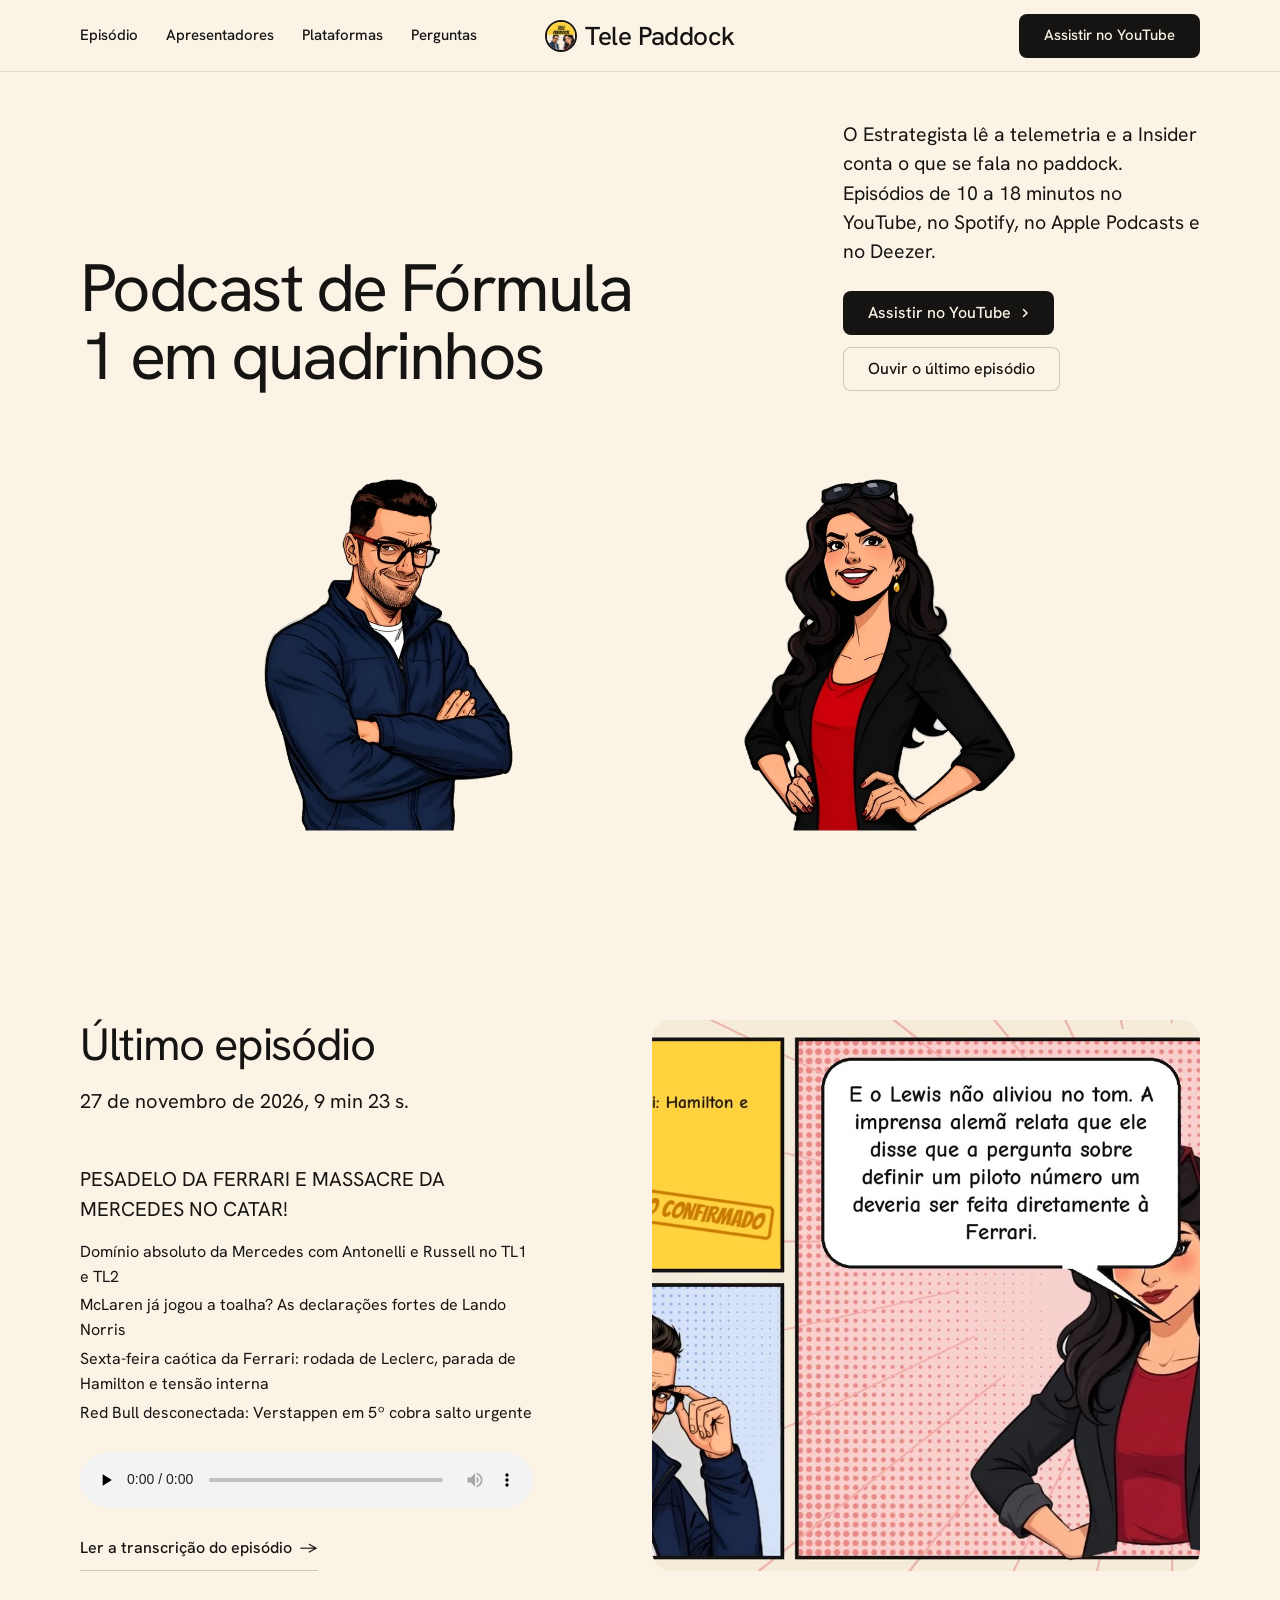
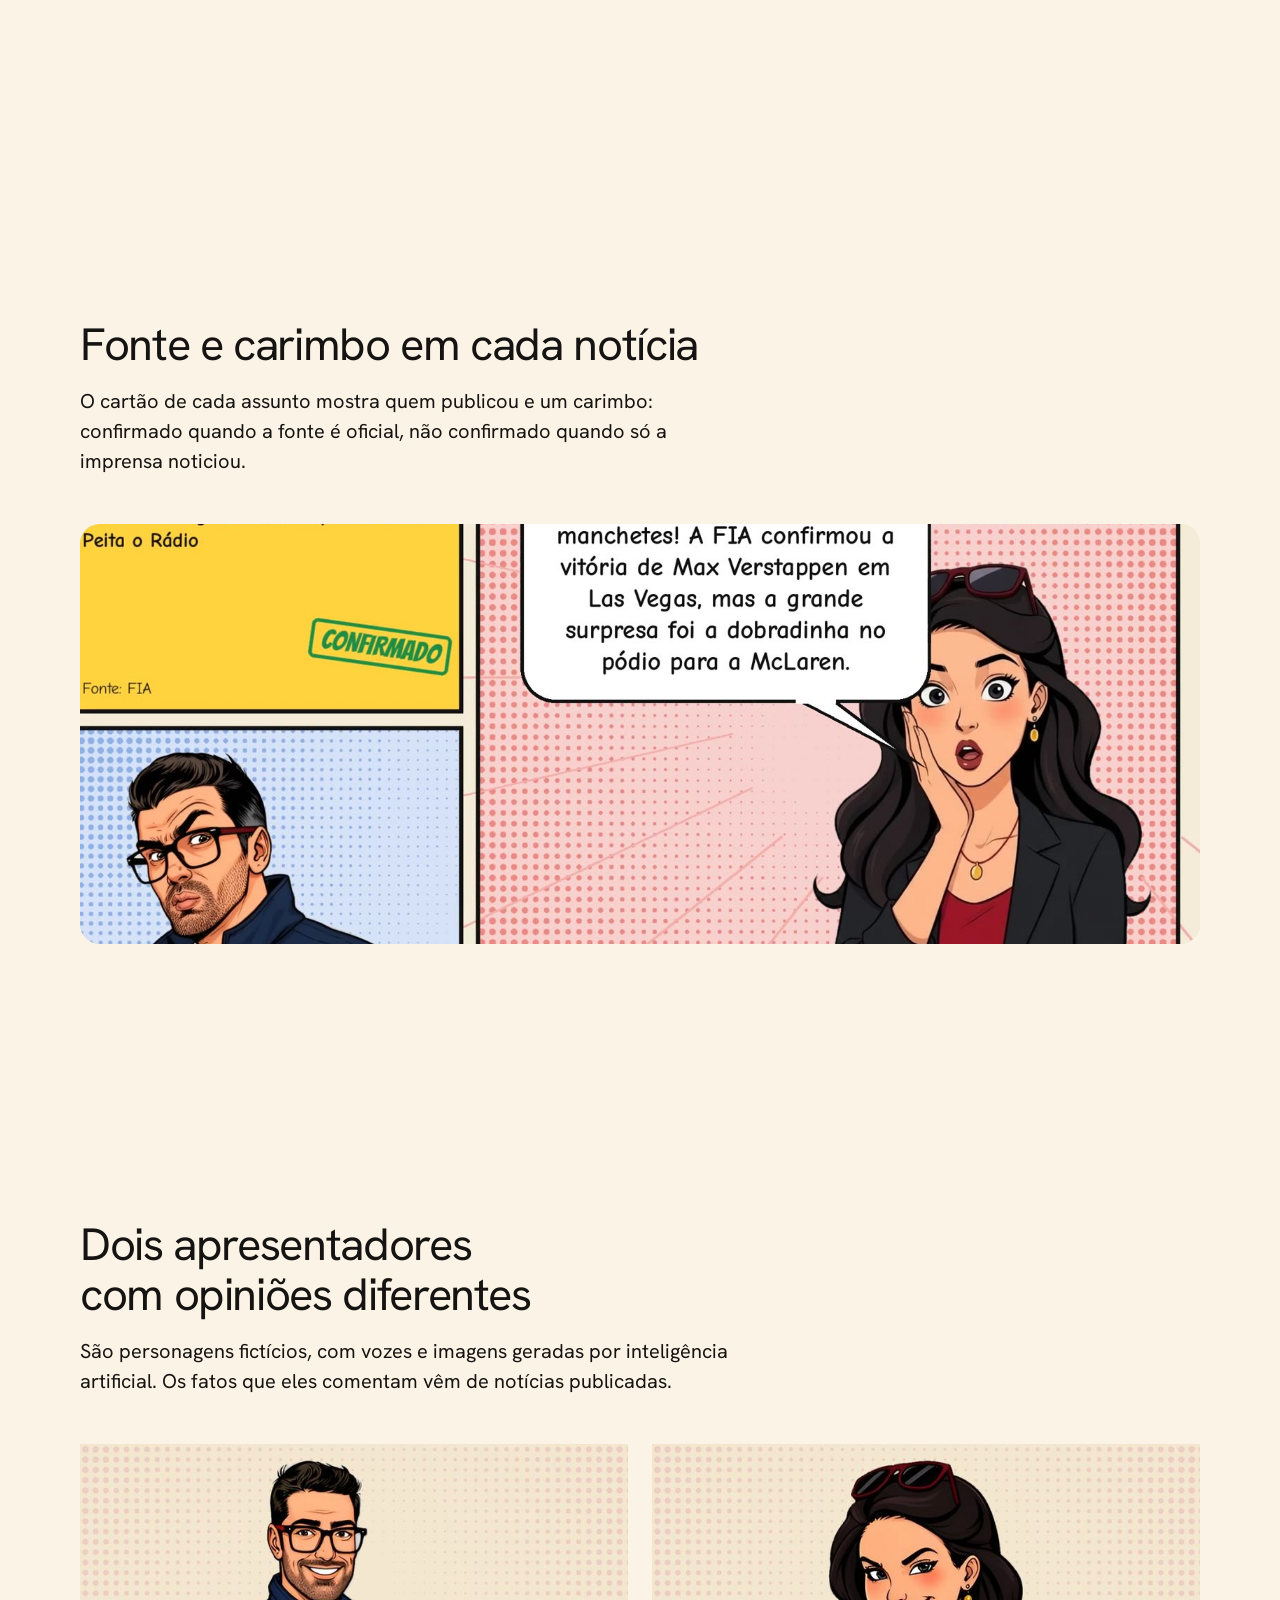
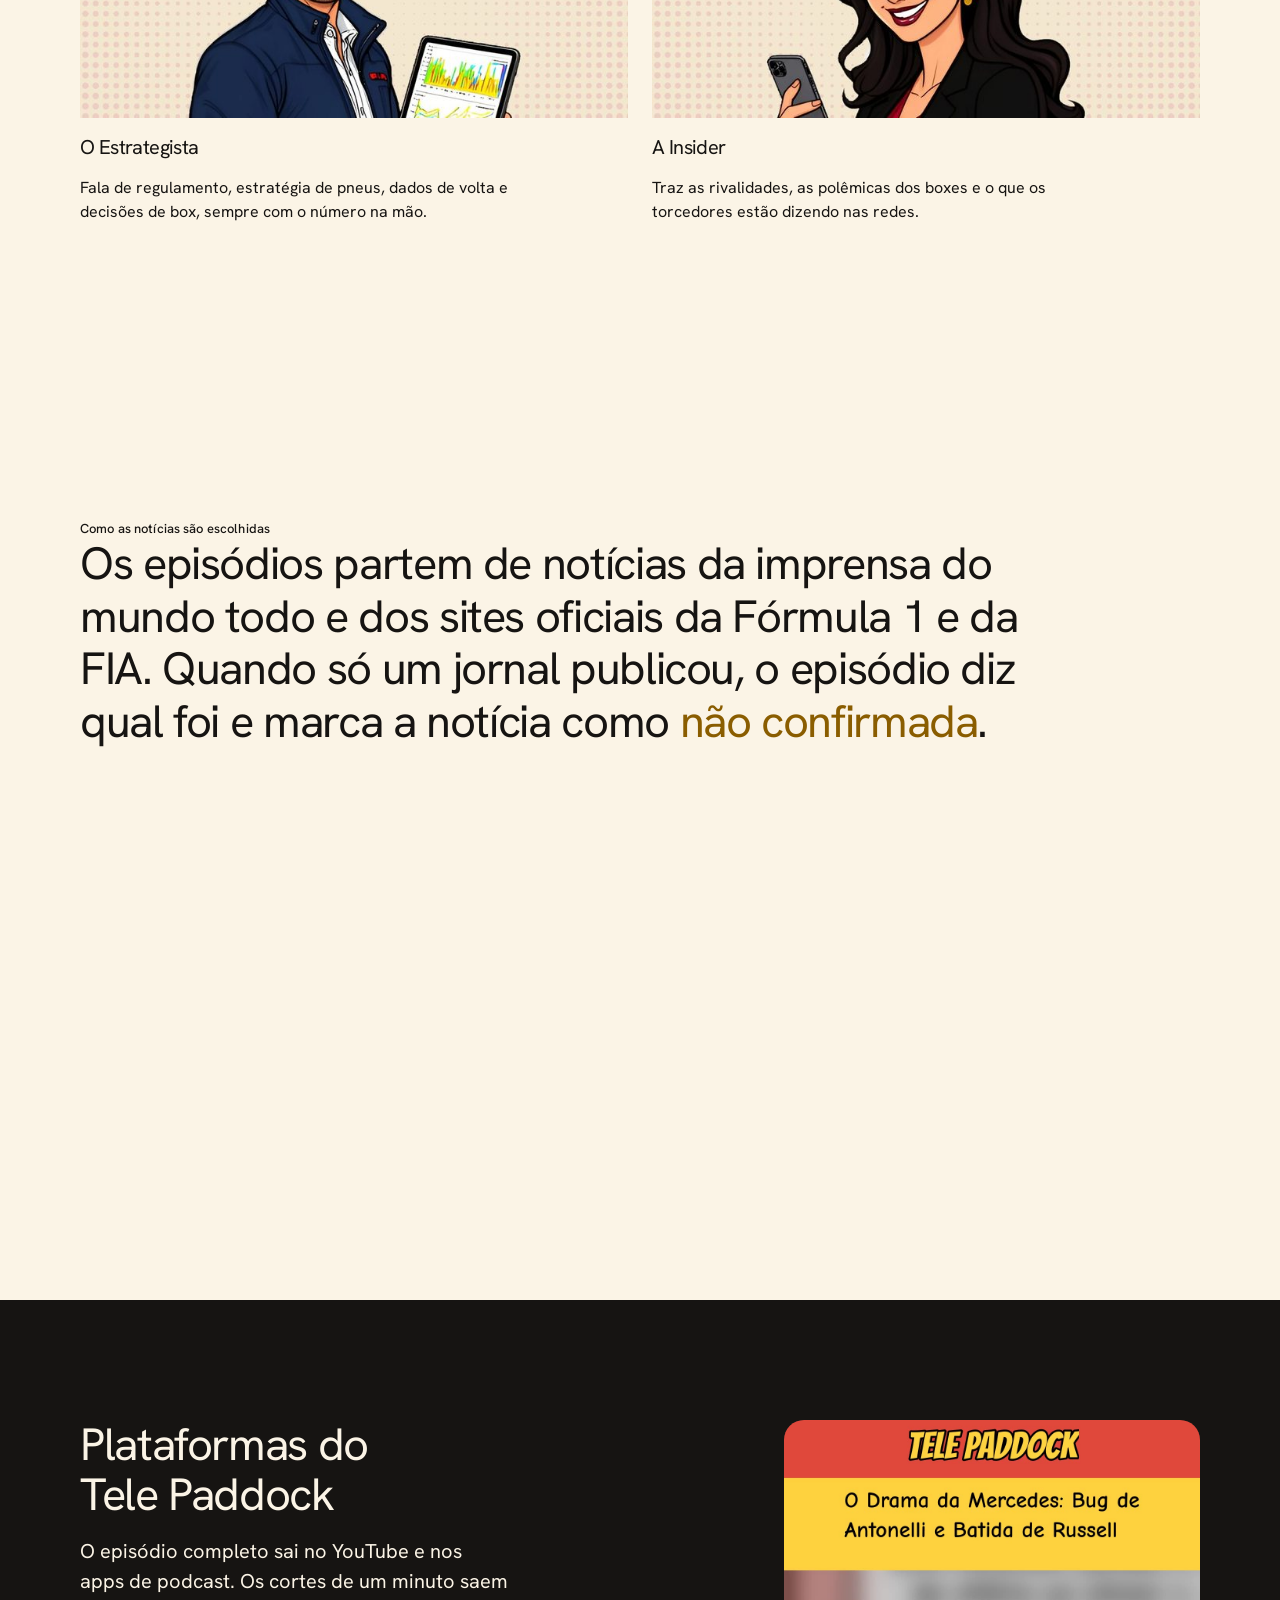
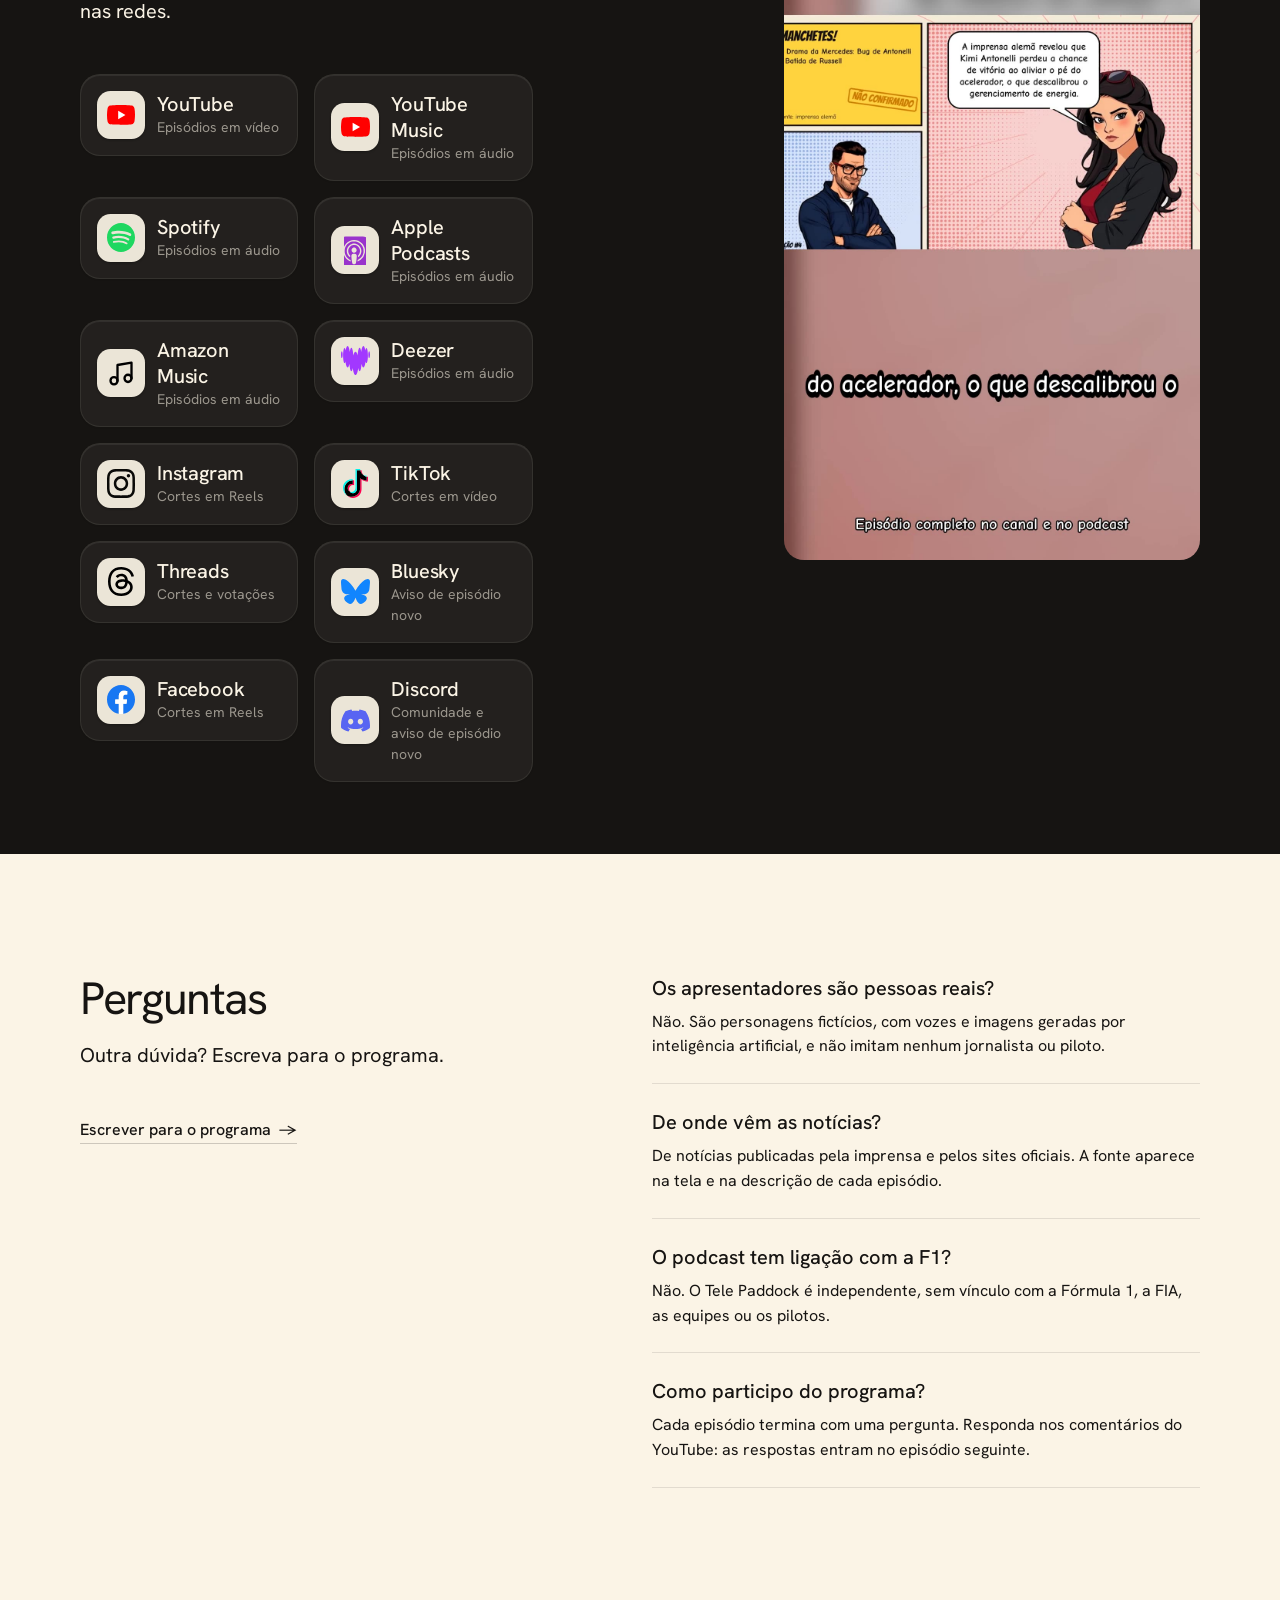
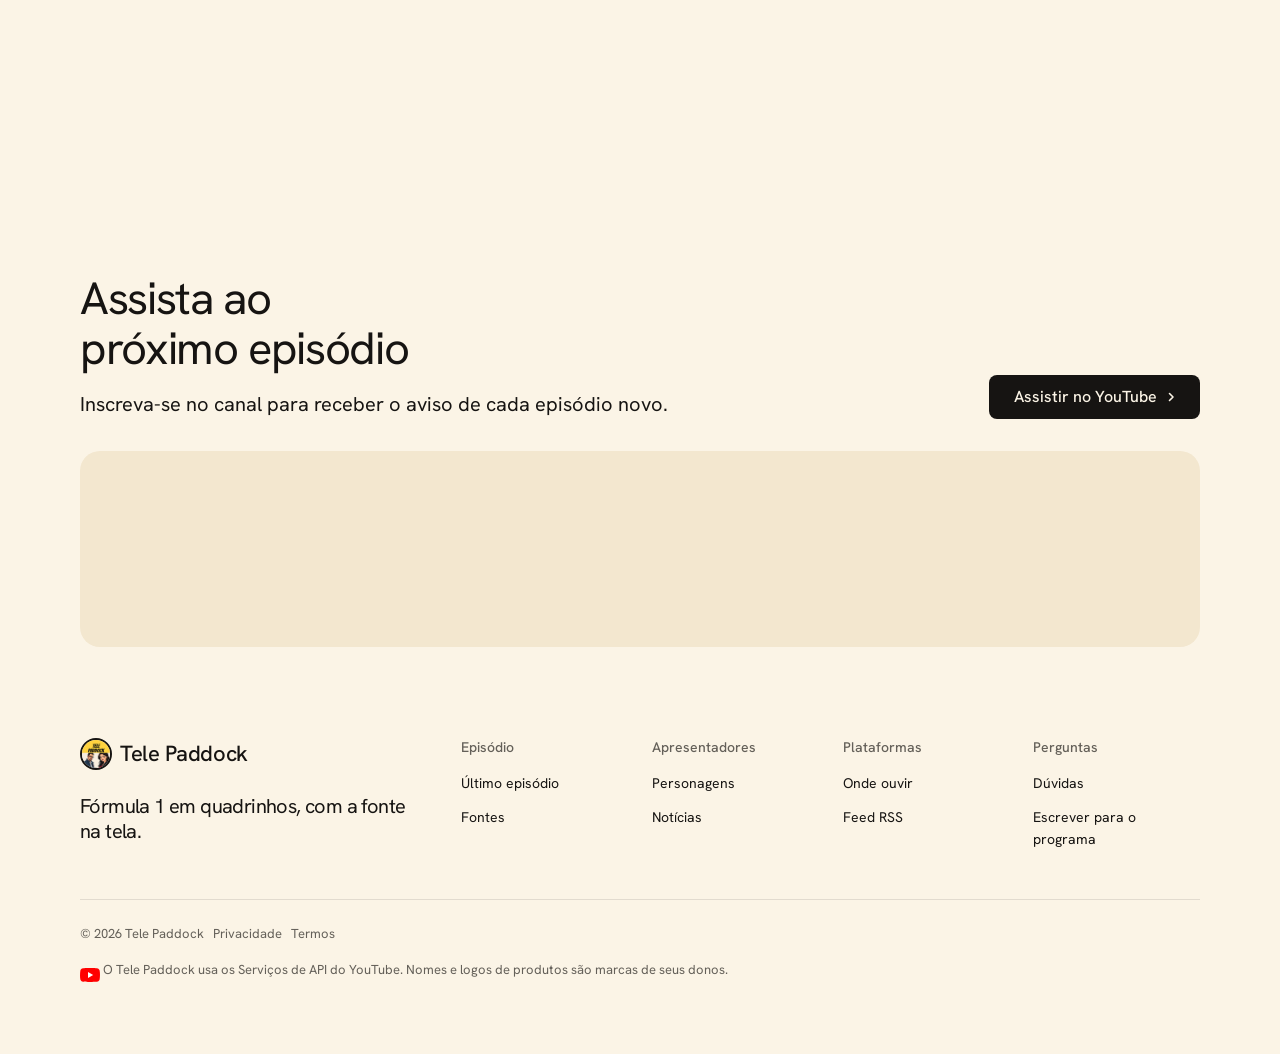
<file: index.html>
<!doctype html>
<html lang="pt-BR" data-type="product" data-radius="soft" data-buttons="solid" data-motion>
<head>
<meta charset="utf-8">
<meta name="viewport" content="width=device-width, initial-scale=1, viewport-fit=cover">
<title>Tele Paddock: podcast de Fórmula 1 em quadrinhos</title>
<meta name="description" content="Dois apresentadores virtuais comentam as notícias da Fórmula 1 com a fonte de cada fato na tela. Em vídeo no YouTube e em áudio nos apps de podcast.">
<meta property="og:type" content="website">
<meta property="og:title" content="Tele Paddock: podcast de Fórmula 1 em quadrinhos">
<meta property="og:description" content="O Estrategista e a Insider comentam a semana da Fórmula 1, com a fonte de cada notícia na tela.">
<meta property="og:image" content="https://telepaddock.github.io/podcast/share.jpg">
<meta name="twitter:card" content="summary_large_image">
<link rel="icon" href="img/favicon.png" type="image/png">
<meta name="theme-color" content="#fbf4e6">
<link rel="canonical" href="https://telepaddock.github.io/podcast/">
<link rel="alternate" type="application/rss+xml" title="Tele Paddock" href="feed.xml">
<meta name="site-kind" content="other">
<meta name="page-type" content="product">
<link rel="preconnect" href="https://fonts.googleapis.com">
<link rel="preconnect" href="https://fonts.gstatic.com" crossorigin>
<link href="https://fonts.googleapis.com/css2?family=Hanken+Grotesk:wght@400..700&display=swap" rel="stylesheet">
<link rel="stylesheet" href="assets/system.css">
<link rel="stylesheet" href="assets/ui/cards.css">
<link rel="stylesheet" href="assets/motion/motion.css">
<link rel="stylesheet" href="assets/layout/layout.css">
<link rel="stylesheet" href="assets/icons/icon.css">
<style>
:root {
  --p-bg: #fbf4e6; --p-surface: #f3e7cf; --p-ink: #161412; --p-muted: #646059;
  --p-accent: #ffd23f; --p-accent-ink: #111111; --p-action: #161412; --p-action-ink: #fbf4e6;
  --p-inv-bg: #161412; --p-inv-surface: #23201e; --p-inv-ink: #fbf4e6; --p-inv-muted: #9b968d;
  --p-inv-accent: #ffd23f; --p-inv-accent-ink: #111111; --p-inv-action: #ffd23f; --p-inv-action-ink: #111111;
  --font-display: "Hanken Grotesk", system-ui, sans-serif;
  --font-text: "Hanken Grotesk", system-ui, sans-serif;
  --display-weight: 400;
  --display-tracking: -0.03em;
  --display-tracking-xl: -0.038em;
}
</style>
<script>document.documentElement.classList.add('m-enter');setTimeout(()=>document.documentElement.classList.add('m-enter-done'),700)</script>
<script>document.documentElement.classList.add('mo-js');setTimeout(()=>document.documentElement.classList.add('mo-safe'),2500)</script>
<link rel="modulepreload" href="assets/moments/moments.js">
<link rel="modulepreload" href="assets/moments/lib.js">
<link rel="modulepreload" href="assets/moments/word-highlight/moment.js">
<!-- page CSS: only inside visuals -->
<style>
  .nav__logo img { width: 32px; height: 32px; border-radius: 50%; border: 2px solid var(--p-ink); }
  .ep__audio { width: 100%; margin-top: var(--s-5); }
  .ep__page { display: inline-flex; align-items: center; min-height: 44px; margin-top: var(--s-3); }
  .ep__topics { margin: var(--s-4) 0 0; padding: 0; list-style-position: inside; }
  .ep__topics li { margin: var(--s-1) 0; }
  .ouvir__grid { list-style: none; margin: 0; padding: 0; display: grid; grid-template-columns: repeat(4, minmax(0, 1fr)); gap: var(--s-5); }
  .ouvir__grid a { display: flex; align-items: center; gap: var(--s-4); min-height: 88px; text-decoration: none; }
  .ouvir__grid .t-card { display: block; }
  .ouvir__grid .t-small { display: block; color: var(--p-inv-muted); }
  .fontes__frame { aspect-ratio: 8 / 3; }
  .ouvir__grid { grid-template-columns: repeat(2, minmax(0, 1fr)); align-content: start; gap: var(--s-4); }
  .ouvir__corte { aspect-ratio: 4 / 3; }
  .ouvir__corte .frame__img { object-position: 50% 4%; }
  .perguntas__frame { aspect-ratio: 16 / 9; margin-top: var(--s-7); border-radius: var(--r-lg); overflow: hidden; }
  .perguntas__frame img { display: block; width: 100%; height: 100%; object-fit: cover; }
  #apresentadores .tile h3 { font-size: 20px; line-height: 1.3; }
  /* the strong word turns to the show yellow darkened to text contrast on the paper ground (the yellow itself is 1.3:1) */
  #fontes-texto { --accent: #8a5d00; }
  #apresentadores .tile img { aspect-ratio: 2 / 1; object-fit: cover; object-position: 50% 0; }
  .ouvir__grid a.card { flex-direction: row; align-items: center; gap: var(--s-3); min-height: 72px; height: auto; padding: var(--s-4); }
  
  @media (max-width: 1023px) { #episodio .frame--split { aspect-ratio: 16 / 9; } .fontes__frame { aspect-ratio: 16 / 9; } }
  @media (min-width: 640px) and (max-width: 1023px) { #apresentadores .tile img { aspect-ratio: 1 / 1; } .fontes__frame { aspect-ratio: 4 / 3; } }
  @media (min-width: 800px) and (max-width: 1023px) { #apresentadores .tile img { aspect-ratio: 1 / 1; } }
  @media (max-width: 639px) { .fontes__frame { aspect-ratio: 1 / 1; } .fontes__frame .frame__img { object-position: 30% 50%; } }

  @media (max-width: 1023px) { .ouvir__grid { grid-template-columns: repeat(4, minmax(0, 1fr)); } .ouvir__corte { aspect-ratio: 16 / 9; margin-top: var(--s-5); } .ouvir__corte .frame__img { object-position: 50% 4%; } }
  @media (min-width: 1024px) and (max-width: 1279px) { .perguntas__frame { aspect-ratio: 4 / 3; } }
  @media (min-width: 1024px) and (max-width: 1279px) { .ouvir__grid a.card { min-height: 72px; } .ouvir__grid .t-small { display: none; } }
  @media (min-width: 640px) and (max-width: 1023px) {
    .ep__topics { display: none; }
    #episodio .frame--split, .ouvir__corte, .perguntas__frame { aspect-ratio: 3 / 1; }
    #perguntas .faq { display: grid; grid-template-columns: repeat(2, minmax(0, 1fr)); column-gap: var(--s-5); }
  }
  @media (max-width: 639px) {
    #apresentadores, #ouvir, #perguntas { --hm: 2; }
    .ouvir__corte { aspect-ratio: 9 / 16; }
    .perguntas__frame { aspect-ratio: 9 / 16; }
    .perguntas__frame img { object-position: 22% 50%; }
    .ep__topics { display: none; }
    #apresentadores .tile img { aspect-ratio: 1 / 1; }
  }
  /* desktop: the vertical clip shown whole (9:16), not cropped to 4:3; the closing banner at its own 2560x448 ratio */
  @media (min-width: 1024px) {
    .ouvir__corte { aspect-ratio: 9 / 16; width: auto; height: min(780px, calc(100svh - 160px)); justify-self: end; align-self: start; }
    .ouvir__corte .frame__img { object-position: 50% 50%; }
  }
  .closing__cta > .close__media { flex: none; aspect-ratio: 2560 / 448; min-height: 0; }
  @media (max-width: 639px) {
    /* the banner is short at its own ratio, so the close and the links share one screen */
    footer.closing:has(> .wrap > .closing__cta > .close__media) { --hm: 1; }
    footer.closing:has(> .wrap > .closing__cta > .close__media) > .wrap { grid-template-rows: auto auto; row-gap: var(--s-7); align-content: start; }
  }
  @media (max-width: 639px) { .ouvir__grid { grid-template-columns: repeat(2, minmax(0, 1fr)); gap: var(--s-3); } .ouvir__grid a { min-height: 64px; gap: var(--s-3); } }
</style>
</head>
<body>
<!-- type: product (a podcast: the show is the product; site-kind other)
     deal: hero product (the two hosts as cut-outs on the stage), nav nav-split, close close-photo, footer footer-columns,
           rhythm dark-band (#ouvir), buttons solid, mark ring -> replaced by the show's own avatar (the client's logo)
     palette: the show's own colours via start.mjs brand (yellow band, ink, paper from the cover art); type hanken (second pairing: archivo failed hero-lines at 390)
     moments: word-highlight in #fontes-texto -->

<header class="nav nav--split">
  <div class="wrap nav__bar">
    <a class="skip-link" href="#top">Pular para o conteúdo</a>
    <nav class="nav__links" aria-label="Principal">
      <div class="nav__item"><a class="nav__link" href="#episodio">Episódio</a></div>
      <div class="nav__item"><a class="nav__link" href="#apresentadores">Apresentadores</a></div>
      <div class="nav__item"><a class="nav__link" href="#ouvir">Plataformas</a></div>
      <div class="nav__item"><a class="nav__link" href="#perguntas">Perguntas</a></div>
    </nav>
    <a class="nav__logo" href="#top"><img src="img/favicon.png" alt="" width="32" height="32">Tele Paddock</a>
    <div class="nav__actions">
      <a class="btn btn--primary" href="https://www.youtube.com/@telepaddock">Assistir no YouTube</a>
    </div>
    <button class="nav__toggle" type="button" aria-expanded="false" aria-label="Menu">
      <svg width="18" height="18" viewBox="0 0 18 18" aria-hidden="true"><path d="M2 5h14M2 13h14" stroke="currentColor" stroke-width="1.6" stroke-linecap="round"/></svg>
    </button>
  </div>
</header>

<main id="top">
  <section class="hero hero--product" data-enter aria-labelledby="hero-h">
    <div class="wrap"><div class="hero-text hero__in">
      <div class="hero__head">
        <div>
          <h1 id="hero-h">Podcast de Fórmula 1 em quadrinhos</h1>
          <p class="hero__lead">O Estrategista lê a telemetria e a Insider conta o que se fala no paddock. Episódios de 10 a 18 minutos no YouTube, no Spotify, no Apple Podcasts e no Deezer.</p>
        </div>
        <div class="btn-row"><a class="btn btn--primary" href="https://www.youtube.com/@telepaddock">Assistir no YouTube<svg class="m-arrow" viewBox="0 0 12 12" aria-hidden="true"><path class="m-arrow__stem" d="M1 6h8"/><path class="m-arrow__head" d="M4.5 2.5 8 6l-3.5 3.5"/></svg></a><a class="btn btn--secondary" href="#episodio">Ouvir o último episódio</a></div>
      </div>
      <div class="hero__stage">
        <img class="is-cutout" src="img/apresentadores.webp" srcset="img/apresentadores-800.webp 800w, img/apresentadores-1400.webp 1400w, img/apresentadores.webp 2348w" sizes="(min-width: 1440px) 1280px, 90vw" width="2348" height="1100" alt="Os dois apresentadores desenhados em quadrinhos: o Estrategista, de óculos e jaqueta azul, de braços cruzados, e a Insider, de blazer preto e mãos na cintura" fetchpriority="high" data-source="client" data-subject="os apresentadores do programa">
      </div>
    </div></div>
  </section>

  <section class="section" id="episodio" aria-labelledby="episodio-h">
    <div class="wrap">
      <div class="grid">
        <div class="span-5">
          <div class="section-head">
            <h2 id="episodio-h">Último episódio</h2>
            <p class="muted" data-ep-meta>23 de novembro de 2026, 14 min 23 s.</p>
          </div>
          <p class="t-lead" data-ep-title>VERSTAPPEN HUMILHA RUSSELL? KARMA EM LAS VEGAS, GUERRA NA FERRARI E O FUTURO DE RAFAEL CÂMARA</p>
          <ol class="ep__topics" data-ep-topics>
            <li>Verstappen x Russell: karma, batida e guerra de declarações</li>
            <li>Ferrari em crise: Hamilton quer prioridade e Leclerc está na mira</li>
            <li>Rafael Câmara: F1 agora, título da F2 depois?</li>
            <li>Antonelli, Verstappen e a vitória que poderia ter acontecido</li>
          </ol>
          <audio class="ep__audio" controls preload="none" src="episodes/5-11.mp3" data-ep-audio aria-label="Ouvir o episódio"></audio>
          <a class="link ep__page" href="episodios/002-verstappen-humilha-russell-karma-em-las-vegas-guerra-na-ferr.html" data-ep-page>Ler a transcrição do episódio</a>
        </div>
        <div class="frame frame--photo frame--split span-6 start-7">
          <img class="frame__img" src="img/estudio-debate.jpg" srcset="img/estudio-debate-800.jpg 800w, img/estudio-debate.jpg 1600w" sizes="(max-width: 639px) 1600px, (min-width: 1024px) 900px, 100vw" width="1600" height="900" decoding="async" alt="Quadro do episódio: a Insider fala em um balão sobre a Ferrari enquanto o Estrategista ajeita os óculos, ao lado do cartão do debate" loading="lazy" data-source="client" data-subject="um quadro do episódio">
        </div>
      </div>
    </div>
  </section>

  <section class="section" id="fontes" aria-labelledby="fontes-h">
    <div class="wrap">
      <div class="section-head">
        <h2 id="fontes-h">Fonte e carimbo em cada notícia</h2>
        <p>O cartão de cada assunto mostra quem publicou e um carimbo: confirmado quando a fonte é oficial, não confirmado quando só a imprensa noticiou.</p>
      </div>
      <div class="frame frame--photo fontes__frame">
        <img class="frame__img" src="img/estudio-manchetes.jpg" srcset="img/estudio-manchetes-800.jpg 800w, img/estudio-manchetes.jpg 1600w" sizes="(max-width: 639px) 610px, (min-width: 1440px) 1280px, 100vw" width="1600" height="900" decoding="async" alt="Quadro das manchetes: o cartão amarelo diz McLaren Resgata Pódio Duplo, com a fonte FIA e o carimbo confirmado, e a Insider narra a notícia em um balão" loading="lazy" data-source="client" data-subject="o cartão de fonte de um episódio">
      </div>
    </div>
  </section>

  <section class="section" id="apresentadores" aria-labelledby="apresentadores-h">
    <div class="wrap">
      <div class="section-head">
        <h2 id="apresentadores-h">Dois apresentadores com opiniões diferentes</h2>
        <p>São personagens fictícios, com vozes e imagens geradas por inteligência artificial. Os fatos que eles comentam vêm de notícias publicadas.</p>
      </div>
      <div class="grid">
        <article class="tile tile--portrait span-6">
          <img src="img/estrategista.jpg" srcset="img/estrategista-700.jpg 700w, img/estrategista.jpg 1280w" sizes="(max-width: 639px) 684px, (min-width: 1024px) 628px, 100vw" width="1280" height="640" decoding="async" alt="O Estrategista segurando um tablet com gráficos de telemetria" loading="lazy" data-source="client" data-subject="o Estrategista">
          <h3>O Estrategista</h3>
          <p>Fala de regulamento, estratégia de pneus, dados de volta e decisões de box, sempre com o número na mão.</p>
        </article>
        <article class="tile tile--portrait span-6">
          <img src="img/insider.jpg" srcset="img/insider-700.jpg 700w, img/insider.jpg 1280w" sizes="(max-width: 639px) 684px, (min-width: 1024px) 628px, 100vw" width="1280" height="640" decoding="async" alt="A Insider olhando o celular" loading="lazy" data-source="client" data-subject="a Insider">
          <h3>A Insider</h3>
          <p>Traz as rivalidades, as polêmicas dos boxes e o que os torcedores estão dizendo nas redes.</p>
        </article>
      </div>
    </div>
  </section>

  <section class="section statement" id="fontes-texto" data-moment="word-highlight" aria-label="Como as notícias são escolhidas">
    <div class="wrap">
      <p class="t-label">Como as notícias são escolhidas</p>
      <p class="mo-wh__text">Os episódios partem de notícias da imprensa do mundo todo e dos sites oficiais da Fórmula 1 e da FIA. Quando só um jornal publicou, o episódio diz qual foi e marca a notícia como <strong>não confirmada</strong>.</p>
    </div>
  </section>

  <section class="section ground-inverse" id="ouvir" aria-labelledby="ouvir-h">
    <div class="wrap">
      <div class="grid">
      <div class="span-5">
      <div class="section-head">
        <h2 id="ouvir-h">Plataformas do Tele Paddock</h2>
        <p>O episódio completo sai no YouTube e nos apps de podcast. Os cortes de um minuto saem nas redes.</p>
      </div>
      <ul class="ouvir__grid">
        <li><a class="card" href="https://www.youtube.com/@telepaddock"><span class="ic-tile ic-tile--48"><img class="ic" data-icon="youtube" src="assets/icons/youtube.svg" alt="" width="29" height="29" loading="lazy" decoding="async"></span><span><span class="t-card">YouTube</span><span class="t-small">Episódios em vídeo</span></span></a></li>
        <li><a class="card" href="https://music.youtube.com/playlist?list=PLYUB-HNX82tY"><span class="ic-tile ic-tile--48"><img class="ic" data-icon="youtube" src="assets/icons/youtube.svg" alt="" width="29" height="29" loading="lazy" decoding="async"></span><span><span class="t-card">YouTube Music</span><span class="t-small">Episódios em áudio</span></span></a></li>
        <li><a class="card" href="https://open.spotify.com/show/6IFaer1QbEhNkYz6blzVr1"><span class="ic-tile ic-tile--48"><img class="ic" data-icon="spotify" src="assets/icons/spotify.svg" alt="" width="29" height="29" loading="lazy" decoding="async"></span><span><span class="t-card">Spotify</span><span class="t-small">Episódios em áudio</span></span></a></li>
        <li><a class="card" href="https://podcasts.apple.com/br/podcast/id6838286726"><span class="ic-tile ic-tile--48"><img class="ic" data-icon="si:applepodcasts" src="assets/icons/applepodcasts.svg" alt="" width="22" height="29" loading="lazy" decoding="async"></span><span><span class="t-card">Apple Podcasts</span><span class="t-small">Episódios em áudio</span></span></a></li>
        <li><a class="card" href="https://music.amazon.com.br/podcasts/e534ea24-6edc-4090-9760-cd56c6a17e4d"><span class="ic-tile ic-tile--48"><img class="ic ic-ink" data-icon="ui:music" src="assets/icons/ui-music.svg" alt="" width="29" height="29" loading="lazy" decoding="async"></span><span><span class="t-card">Amazon Music</span><span class="t-small">Episódios em áudio</span></span></a></li>
        <li><a class="card" href="https://www.deezer.com/en/show/1003786171"><span class="ic-tile ic-tile--48"><img class="ic" data-icon="si:deezer" src="assets/icons/deezer.svg" alt="" width="29" height="29" loading="lazy" decoding="async"></span><span><span class="t-card">Deezer</span><span class="t-small">Episódios em áudio</span></span></a></li>
        <li><a class="card" href="https://www.instagram.com/telepaddock/"><span class="ic-tile ic-tile--48"><img class="ic ic-ink" data-icon="instagram" src="assets/icons/instagram.svg" alt="" width="29" height="29" loading="lazy" decoding="async"></span><span><span class="t-card">Instagram</span><span class="t-small">Cortes em Reels</span></span></a></li>
        <li><a class="card" href="https://www.tiktok.com/@telepaddock"><span class="ic-tile ic-tile--48"><img class="ic" data-icon="tiktok" src="assets/icons/tiktok.svg" alt="" width="29" height="29" loading="lazy" decoding="async"></span><span><span class="t-card">TikTok</span><span class="t-small">Cortes em vídeo</span></span></a></li>
        <li><a class="card" href="https://www.threads.com/@telepaddock"><span class="ic-tile ic-tile--48"><img class="ic ic-ink" data-icon="threads" src="assets/icons/threads.svg" alt="" width="29" height="29" loading="lazy" decoding="async"></span><span><span class="t-card">Threads</span><span class="t-small">Cortes e votações</span></span></a></li>
        <li><a class="card" href="https://bsky.app/profile/telepaddock.bsky.social"><span class="ic-tile ic-tile--48"><img class="ic" data-icon="bluesky" src="assets/icons/bluesky.svg" alt="" width="29" height="29" loading="lazy" decoding="async"></span><span><span class="t-card">Bluesky</span><span class="t-small">Aviso de episódio novo</span></span></a></li>
        <li><a class="card" href="https://www.facebook.com/1382441721630358"><span class="ic-tile ic-tile--48"><img class="ic" data-icon="facebook" src="assets/icons/facebook.svg" alt="" width="29" height="29" loading="lazy" decoding="async"></span><span><span class="t-card">Facebook</span><span class="t-small">Cortes em Reels</span></span></a></li>
        <li><a class="card" href="https://discord.gg/mwVcccpmWZ"><span class="ic-tile ic-tile--48"><img class="ic" data-icon="discord" src="assets/icons/discord.svg" alt="" width="29" height="29" loading="lazy" decoding="async"></span><span><span class="t-card">Discord</span><span class="t-small">Comunidade e aviso de episódio novo</span></span></a></li>
      </ul>
      </div>
      <div class="frame frame--photo ouvir__corte span-6 start-7">
        <img class="frame__img" src="img/corte-1.jpg" srcset="img/corte-1-600.jpg 600w, img/corte-1.jpg 1080w" sizes="(min-width: 640px) 1080px, 600px" width="1080" height="1920" decoding="async" alt="Corte vertical do episódio com o nome Tele Paddock no alto, o tema O Drama da Mercedes e o quadro da Insider comentando" loading="lazy" data-source="client" data-subject="um corte vertical do episódio">
      </div>
      </div>
    </div>
  </section>

  <section class="section" id="perguntas" aria-labelledby="perguntas-h">
    <div class="wrap">
      <div class="grid">
        <div class="span-5">
          <div class="section-head"><h2 id="perguntas-h">Perguntas</h2><p>Outra dúvida? Escreva para o programa.</p></div>
          <a class="link" href="mailto:telepaddock@gmail.com">Escrever para o programa</a>
          <div class="perguntas__frame">
            <img src="img/estudio-palpites.jpg" srcset="img/estudio-palpites-700.jpg 700w, img/estudio-palpites.jpg 1200w" sizes="(max-width: 639px) 1200px, (min-width: 1024px) 600px, 100vw" width="1200" height="675" decoding="async" alt="Quadro dos palpites: o Estrategista ajeita os óculos e diz em um balão que a matemática dos construtores favorece a McLaren" loading="lazy" data-source="client" data-subject="um quadro do episódio">
          </div>
        </div>
        <div class="faq span-6 start-7">
          <div class="faq__item"><h3>Os apresentadores são pessoas reais?</h3><p>Não. São personagens fictícios, com vozes e imagens geradas por inteligência artificial, e não imitam nenhum jornalista ou piloto.</p></div>
          <div class="faq__item"><h3>De onde vêm as notícias?</h3><p>De notícias publicadas pela imprensa e pelos sites oficiais. A fonte aparece na tela e na descrição de cada episódio.</p></div>
          <div class="faq__item"><h3>O podcast tem ligação com a F1?</h3><p>Não. O Tele Paddock é independente, sem vínculo com a Fórmula 1, a FIA, as equipes ou os pilotos.</p></div>
          <div class="faq__item"><h3>Como participo do programa?</h3><p>Cada episódio termina com uma pergunta. Responda nos comentários do YouTube: as respostas entram no episódio seguinte.</p></div>
        </div>
      </div>
    </div>
  </section>
</main>

<footer class="footer closing" id="contact" aria-labelledby="close-h">
  <div class="wrap">
    <div class="closing__cta close--photo">
      <div class="section-head--split">
        <div><h2 id="close-h">Assista ao próximo episódio</h2><p class="t-lead">Inscreva-se no canal para receber o aviso de cada episódio novo.</p></div>
        <a class="btn btn--primary" href="https://www.youtube.com/@telepaddock">Assistir no YouTube<svg class="m-arrow" viewBox="0 0 12 12" aria-hidden="true"><path class="m-arrow__stem" d="M1 6h8"/><path class="m-arrow__head" d="M4.5 2.5 8 6l-3.5 3.5"/></svg></a>
      </div>
      <div class="close__media"><img src="img/faixa.jpg" srcset="img/faixa-1280.jpg 1280w, img/faixa.jpg 2560w" sizes="(max-width: 639px) 1640px, (min-width: 1440px) 1280px, 100vw" width="2560" height="448" decoding="async" alt="A faixa amarela com o nome Tele Paddock entre o Estrategista e a Insider" loading="lazy" data-source="client" data-subject="a arte do programa"></div>
    </div>
    <div class="closing__links">
      <div class="grid">
        <div class="span-4 stack-4">
          <a class="nav__logo" href="#top"><img src="img/favicon.png" alt="" width="32" height="32" loading="lazy">Tele Paddock</a>
          <p class="footer__lede">Fórmula 1 em quadrinhos, com a fonte na tela.</p>
        </div>
        <div class="span-2 footer__col"><h3>Episódio</h3><ul><li><a href="#episodio">Último episódio</a></li><li><a href="#fontes">Fontes</a></li></ul></div>
        <div class="span-2 footer__col"><h3>Apresentadores</h3><ul><li><a href="#apresentadores">Personagens</a></li><li><a href="#fontes-texto">Notícias</a></li></ul></div>
        <div class="span-2 footer__col"><h3>Plataformas</h3><ul><li><a href="#ouvir">Onde ouvir</a></li><li><a href="feed.xml">Feed RSS</a></li></ul></div>
        <div class="span-2 footer__col"><h3>Perguntas</h3><ul><li><a href="#perguntas">Dúvidas</a></li><li><a href="mailto:telepaddock@gmail.com">Escrever para o programa</a></li></ul></div>
      </div>
      <div class="footer__legal">
        <span>&copy; 2026 Tele Paddock &nbsp; <a href="privacy.html">Privacidade</a> &nbsp; <a href="terms.html">Termos</a></span>
        <div class="socials"></div>
        <span class="credits"><img class="ic" src="assets/icons/youtube.svg" alt="" width="20" height="14" loading="lazy" style="--ic-s: 14px"> O Tele Paddock usa os Serviços de API do YouTube. Nomes e logos de produtos são marcas de seus donos.</span>
      </div>
    </div>
  </div>
</footer>

<nav class="actionbar" aria-label="Ação rápida">
  <a class="btn btn--primary" href="https://www.youtube.com/@telepaddock">Assistir no YouTube</a>
</nav>

<script type="module" src="assets/system.js"></script>
<script type="module" src="assets/motion/motion.js"></script>
<script type="module" src="assets/layout/layout.js"></script>
<!-- the newest episode from the show's own feed (same site), over the static copy of episode 4 -->
<script type="module">
  try {
    const xml = new DOMParser().parseFromString(await (await fetch("feed.xml", { cache: "no-cache" })).text(), "application/xml");
    const item = xml.querySelector("item");
    if (item) {
      const text = (sel) => item.querySelector(sel)?.textContent?.trim() ?? "";
      const [h, m, s] = (item.getElementsByTagName("itunes:duration")[0]?.textContent ?? "").split(":").map(Number);
      const mins = (h || 0) * 60 + (m || 0);
      const date = new Date(text("pubDate")).toLocaleDateString("pt-BR", { day: "numeric", month: "long", year: "numeric", timeZone: "America/Sao_Paulo" });
      document.querySelector("[data-ep-meta]").textContent = `${date}, ${mins} min${s ? ` ${s} s` : ""}.`;
      document.querySelector("[data-ep-title]").textContent = text("title");
      const topics = [...text("description").matchAll(/^\d+\.\s+(.+)$/gm)].map((t) => t[1]);
      if (topics.length) {
        const ol = document.querySelector("[data-ep-topics]");
        ol.replaceChildren(...topics.map((t) => Object.assign(document.createElement("li"), { textContent: t })));
      }
      const url = item.querySelector("enclosure")?.getAttribute("url");
      if (url) document.querySelector("[data-ep-audio]").src = url;
      const page = text("link");
      if (page) document.querySelector("[data-ep-page]").href = page;
    }
  } catch { /* the static episode stays */ }
</script>
</body>
</html>
</file>
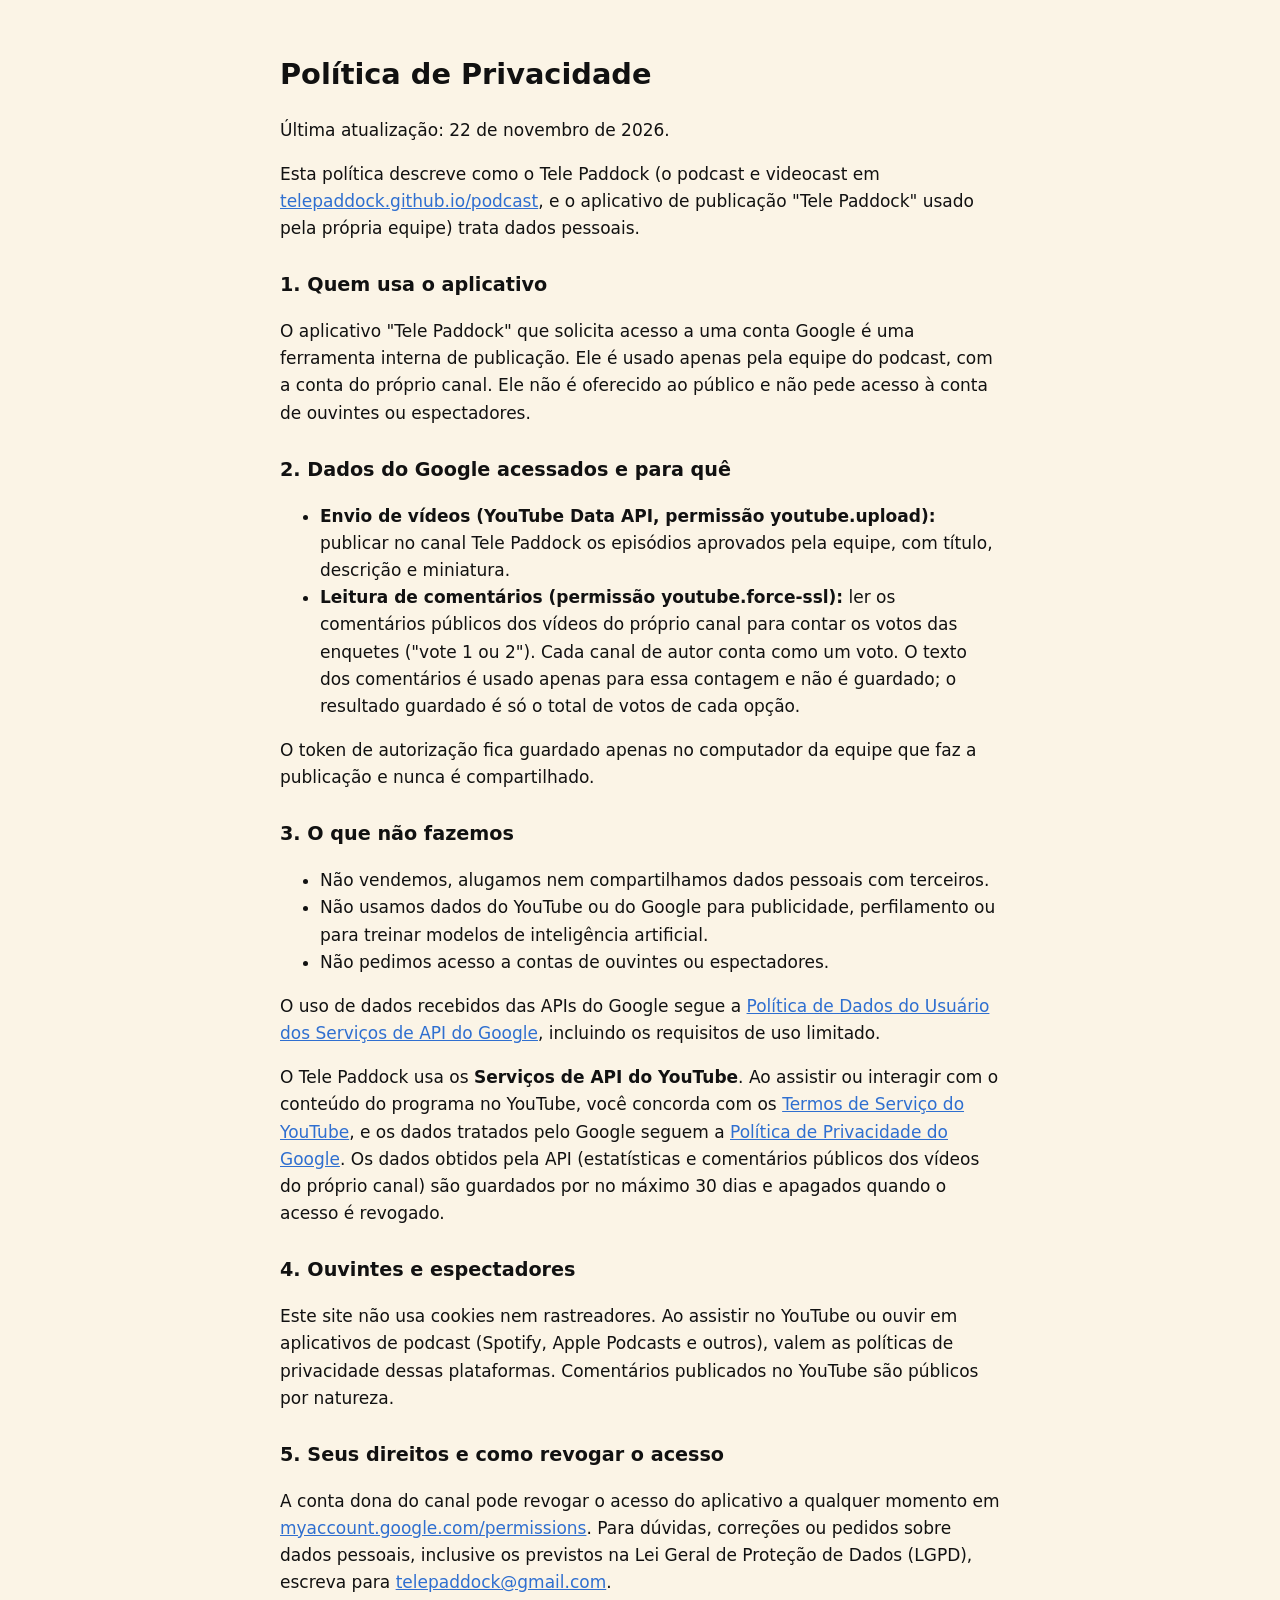
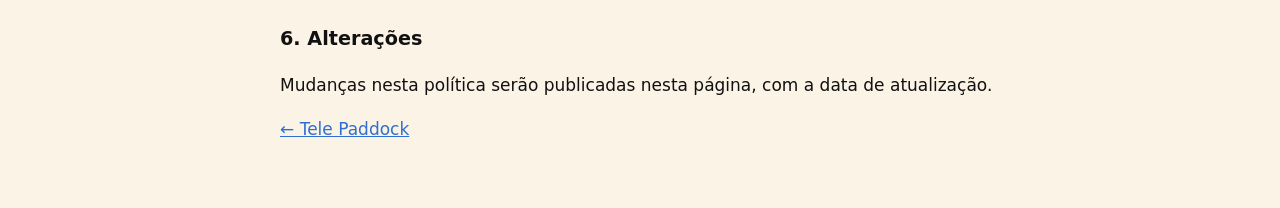
<file: privacy.html>
<!doctype html>
<html lang="pt-BR">
<head>
<meta charset="utf-8">
<meta name="viewport" content="width=device-width, initial-scale=1">
<title>Privacidade · Tele Paddock</title>
<style>
  body { margin:0; background:#fbf4e6; color:#111; font:17px/1.6 system-ui, sans-serif; }
  main { max-width:720px; margin:0 auto; padding:32px 16px 48px; }
  h1 { font-size:1.8rem; } h2 { font-size:1.2rem; margin-top:28px; }
  a { color:#2f6fd0; }
</style>
</head>
<body>
<main>
  <h1>Política de Privacidade</h1>
  <p>Última atualização: 22 de novembro de 2026.</p>
  <p>Esta política descreve como o Tele Paddock (o podcast e videocast em <a href="./">telepaddock.github.io/podcast</a>, e o aplicativo de publicação "Tele Paddock" usado pela própria equipe) trata dados pessoais.</p>

  <h2>1. Quem usa o aplicativo</h2>
  <p>O aplicativo "Tele Paddock" que solicita acesso a uma conta Google é uma ferramenta interna de publicação. Ele é usado apenas pela equipe do podcast, com a conta do próprio canal. Ele não é oferecido ao público e não pede acesso à conta de ouvintes ou espectadores.</p>

  <h2>2. Dados do Google acessados e para quê</h2>
  <ul>
    <li><strong>Envio de vídeos (YouTube Data API, permissão youtube.upload):</strong> publicar no canal Tele Paddock os episódios aprovados pela equipe, com título, descrição e miniatura.</li>
    <li><strong>Leitura de comentários (permissão youtube.force-ssl):</strong> ler os comentários públicos dos vídeos do próprio canal para contar os votos das enquetes ("vote 1 ou 2"). Cada canal de autor conta como um voto. O texto dos comentários é usado apenas para essa contagem e não é guardado; o resultado guardado é só o total de votos de cada opção.</li>
  </ul>
  <p>O token de autorização fica guardado apenas no computador da equipe que faz a publicação e nunca é compartilhado.</p>

  <h2>3. O que não fazemos</h2>
  <ul>
    <li>Não vendemos, alugamos nem compartilhamos dados pessoais com terceiros.</li>
    <li>Não usamos dados do YouTube ou do Google para publicidade, perfilamento ou para treinar modelos de inteligência artificial.</li>
    <li>Não pedimos acesso a contas de ouvintes ou espectadores.</li>
  </ul>
  <p>O uso de dados recebidos das APIs do Google segue a <a href="https://developers.google.com/terms/api-services-user-data-policy">Política de Dados do Usuário dos Serviços de API do Google</a>, incluindo os requisitos de uso limitado.</p>
  <p>O Tele Paddock usa os <strong>Serviços de API do YouTube</strong>. Ao assistir ou interagir com o conteúdo do programa no YouTube, você concorda com os <a href="https://www.youtube.com/t/terms">Termos de Serviço do YouTube</a>, e os dados tratados pelo Google seguem a <a href="https://policies.google.com/privacy">Política de Privacidade do Google</a>. Os dados obtidos pela API (estatísticas e comentários públicos dos vídeos do próprio canal) são guardados por no máximo 30 dias e apagados quando o acesso é revogado.</p>

  <h2>4. Ouvintes e espectadores</h2>
  <p>Este site não usa cookies nem rastreadores. Ao assistir no YouTube ou ouvir em aplicativos de podcast (Spotify, Apple Podcasts e outros), valem as políticas de privacidade dessas plataformas. Comentários publicados no YouTube são públicos por natureza.</p>

  <h2>5. Seus direitos e como revogar o acesso</h2>
  <p>A conta dona do canal pode revogar o acesso do aplicativo a qualquer momento em <a href="https://myaccount.google.com/permissions">myaccount.google.com/permissions</a>. Para dúvidas, correções ou pedidos sobre dados pessoais, inclusive os previstos na Lei Geral de Proteção de Dados (LGPD), escreva para <a href="mailto:telepaddock@gmail.com">telepaddock@gmail.com</a>.</p>

  <h2>6. Alterações</h2>
  <p>Mudanças nesta política serão publicadas nesta página, com a data de atualização.</p>
  <p><a href="./">← Tele Paddock</a></p>
</main>
</body>
</html>
</file>
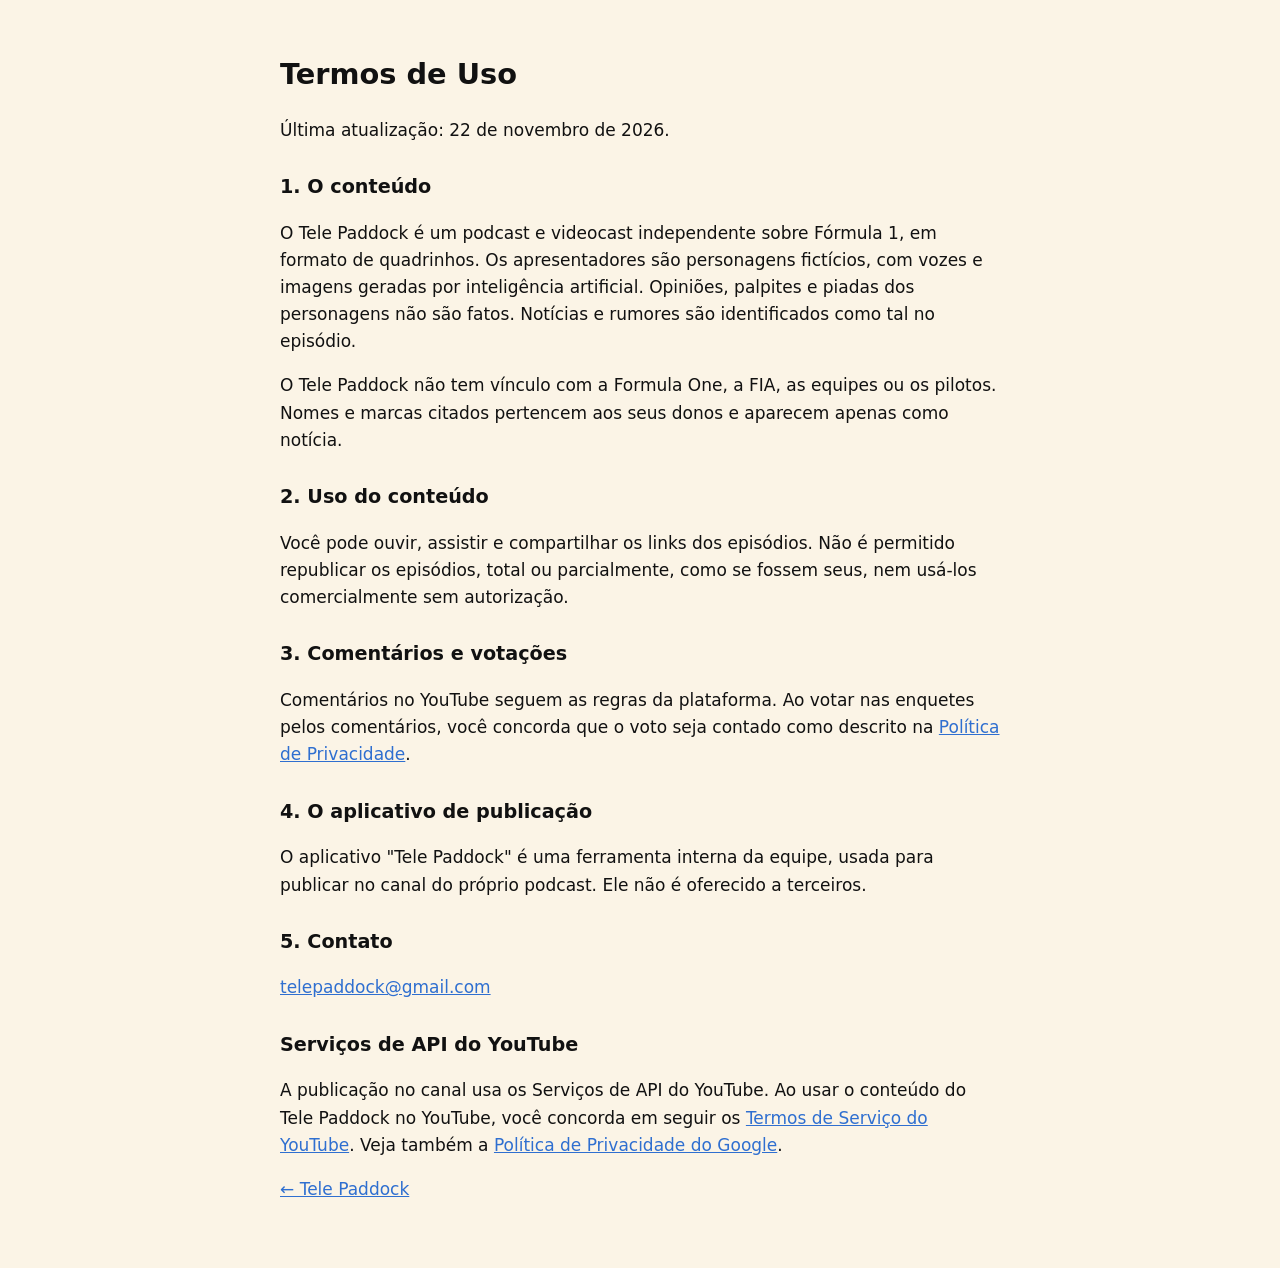
<file: terms.html>
<!doctype html>
<html lang="pt-BR">
<head>
<meta charset="utf-8">
<meta name="viewport" content="width=device-width, initial-scale=1">
<title>Termos de Uso · Tele Paddock</title>
<style>
  body { margin:0; background:#fbf4e6; color:#111; font:17px/1.6 system-ui, sans-serif; }
  main { max-width:720px; margin:0 auto; padding:32px 16px 48px; }
  h1 { font-size:1.8rem; } h2 { font-size:1.2rem; margin-top:28px; }
  a { color:#2f6fd0; }
</style>
</head>
<body>
<main>
  <h1>Termos de Uso</h1>
  <p>Última atualização: 22 de novembro de 2026.</p>

  <h2>1. O conteúdo</h2>
  <p>O Tele Paddock é um podcast e videocast independente sobre Fórmula 1, em formato de quadrinhos. Os apresentadores são personagens fictícios, com vozes e imagens geradas por inteligência artificial. Opiniões, palpites e piadas dos personagens não são fatos. Notícias e rumores são identificados como tal no episódio.</p>
  <p>O Tele Paddock não tem vínculo com a Formula One, a FIA, as equipes ou os pilotos. Nomes e marcas citados pertencem aos seus donos e aparecem apenas como notícia.</p>

  <h2>2. Uso do conteúdo</h2>
  <p>Você pode ouvir, assistir e compartilhar os links dos episódios. Não é permitido republicar os episódios, total ou parcialmente, como se fossem seus, nem usá-los comercialmente sem autorização.</p>

  <h2>3. Comentários e votações</h2>
  <p>Comentários no YouTube seguem as regras da plataforma. Ao votar nas enquetes pelos comentários, você concorda que o voto seja contado como descrito na <a href="privacy.html">Política de Privacidade</a>.</p>

  <h2>4. O aplicativo de publicação</h2>
  <p>O aplicativo "Tele Paddock" é uma ferramenta interna da equipe, usada para publicar no canal do próprio podcast. Ele não é oferecido a terceiros.</p>

  <h2>5. Contato</h2>
  <p><a href="mailto:telepaddock@gmail.com">telepaddock@gmail.com</a></p>
  <h2>Serviços de API do YouTube</h2>
  <p>A publicação no canal usa os Serviços de API do YouTube. Ao usar o conteúdo do Tele Paddock no YouTube, você concorda em seguir os <a href="https://www.youtube.com/t/terms">Termos de Serviço do YouTube</a>. Veja também a <a href="https://policies.google.com/privacy">Política de Privacidade do Google</a>.</p>
  <p><a href="./">← Tele Paddock</a></p>
</main>
</body>
</html>
</file>
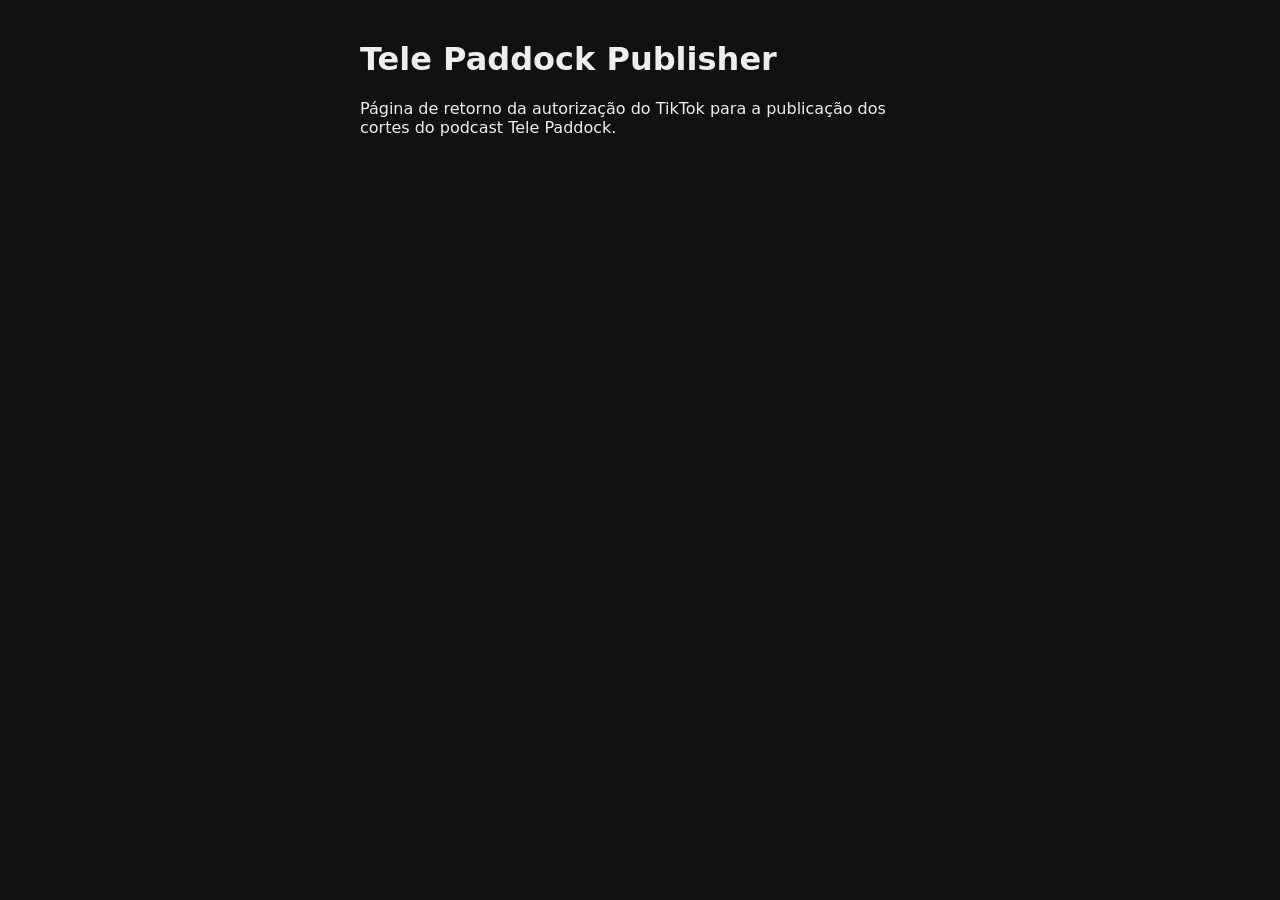
<file: tiktok.html>
<!doctype html>
<html lang="pt-BR"><head><meta charset="utf-8"><meta name="viewport" content="width=device-width,initial-scale=1">
<meta name="robots" content="noindex"><title>Tele Paddock · TikTok</title>
<style>body{font-family:system-ui,sans-serif;max-width:560px;margin:40px auto;padding:0 16px;background:#111;color:#eee}
code{display:block;word-break:break-all;background:#222;padding:12px;border-radius:8px}button{margin-top:12px;padding:10px 16px;font-size:16px}</style></head>
<body><h1>Tele Paddock Publisher</h1><div id="out"></div>
<script>
const p = new URLSearchParams(location.search), out = document.getElementById("out");
if (p.get("error")) { out.textContent = "Autorização negada: " + p.get("error_description"); }
else if (p.get("code")) {
  out.innerHTML = "<p>Autorização concluída. Copie o código abaixo e cole no arquivo indicado pelo assistente (ele expira em poucos minutos).</p><code id=c></code><button id=b>Copiar</button>";
  document.getElementById("c").textContent = p.get("code");
  document.getElementById("b").onclick = () => navigator.clipboard.writeText(p.get("code")).then(() => b.textContent = "Copiado ✓");
} else { out.textContent = "Página de retorno da autorização do TikTok para a publicação dos cortes do podcast Tele Paddock."; }
</script></body></html>
</file>
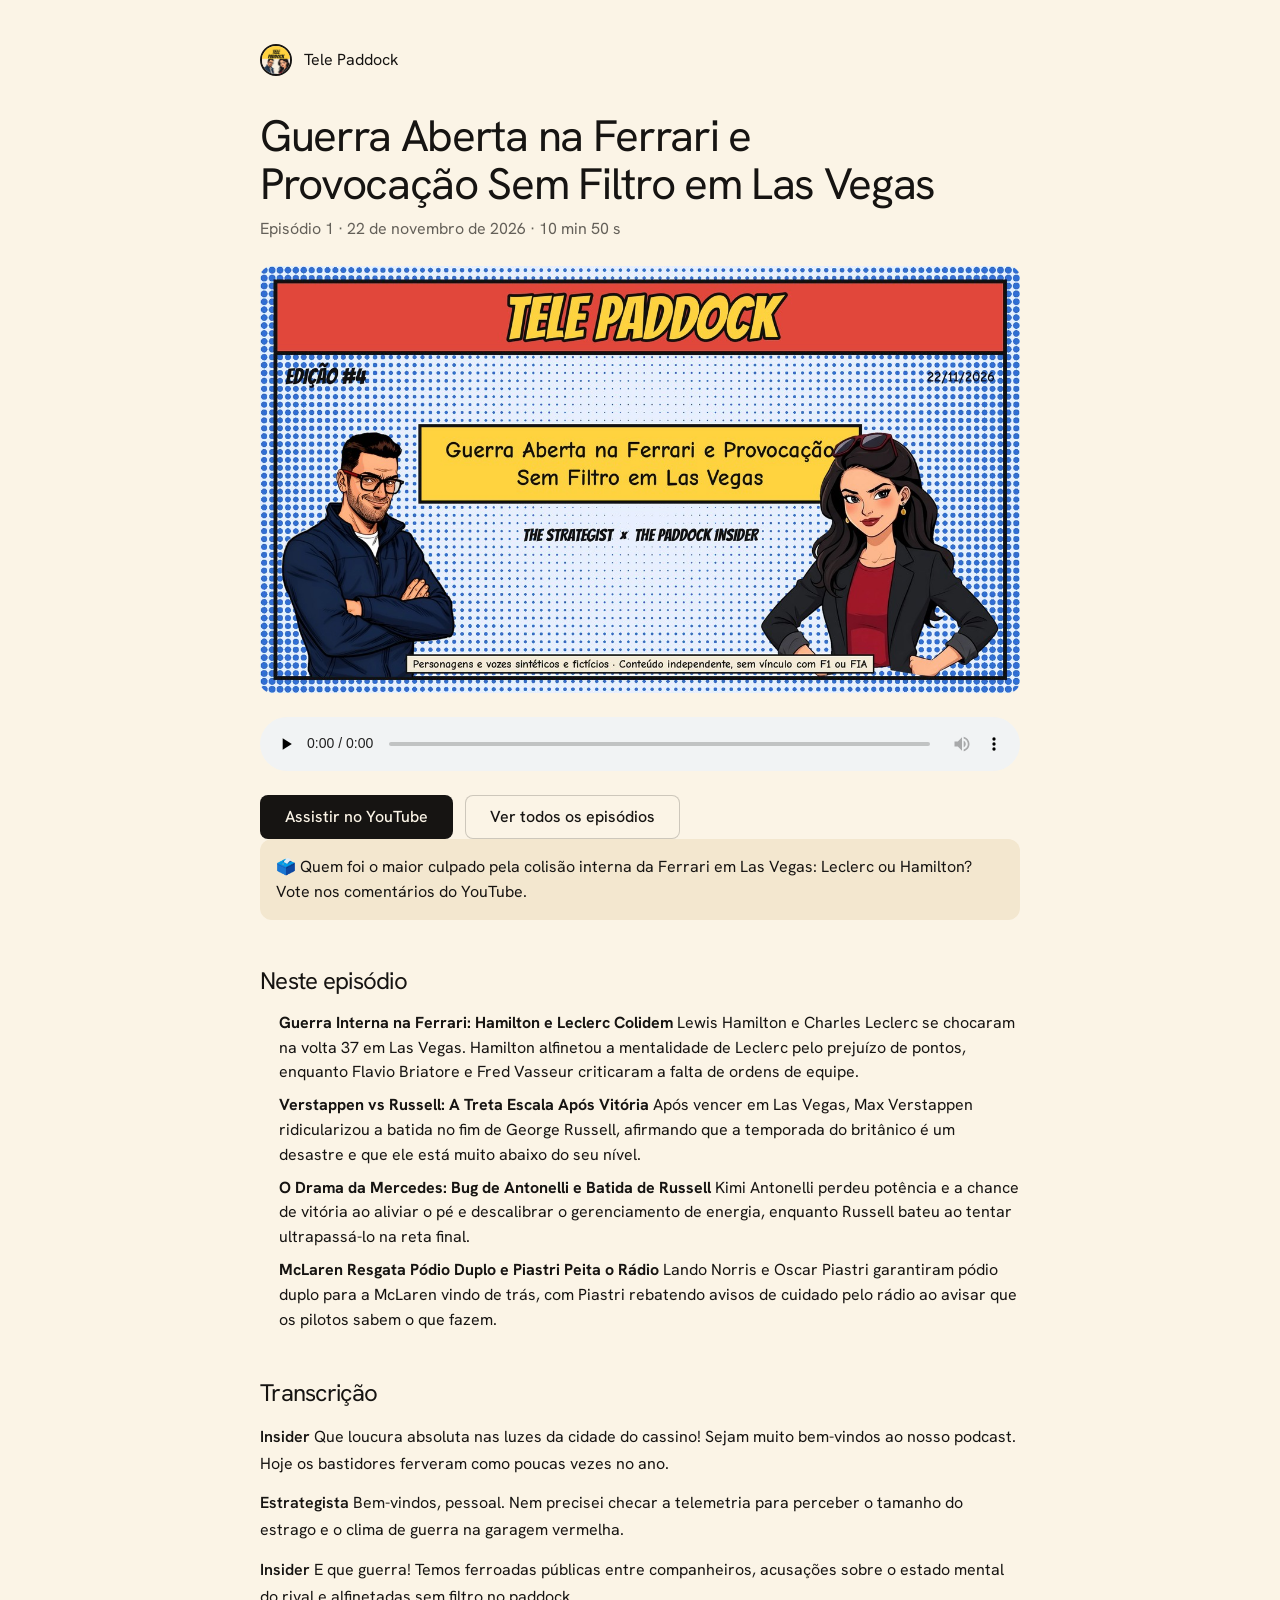
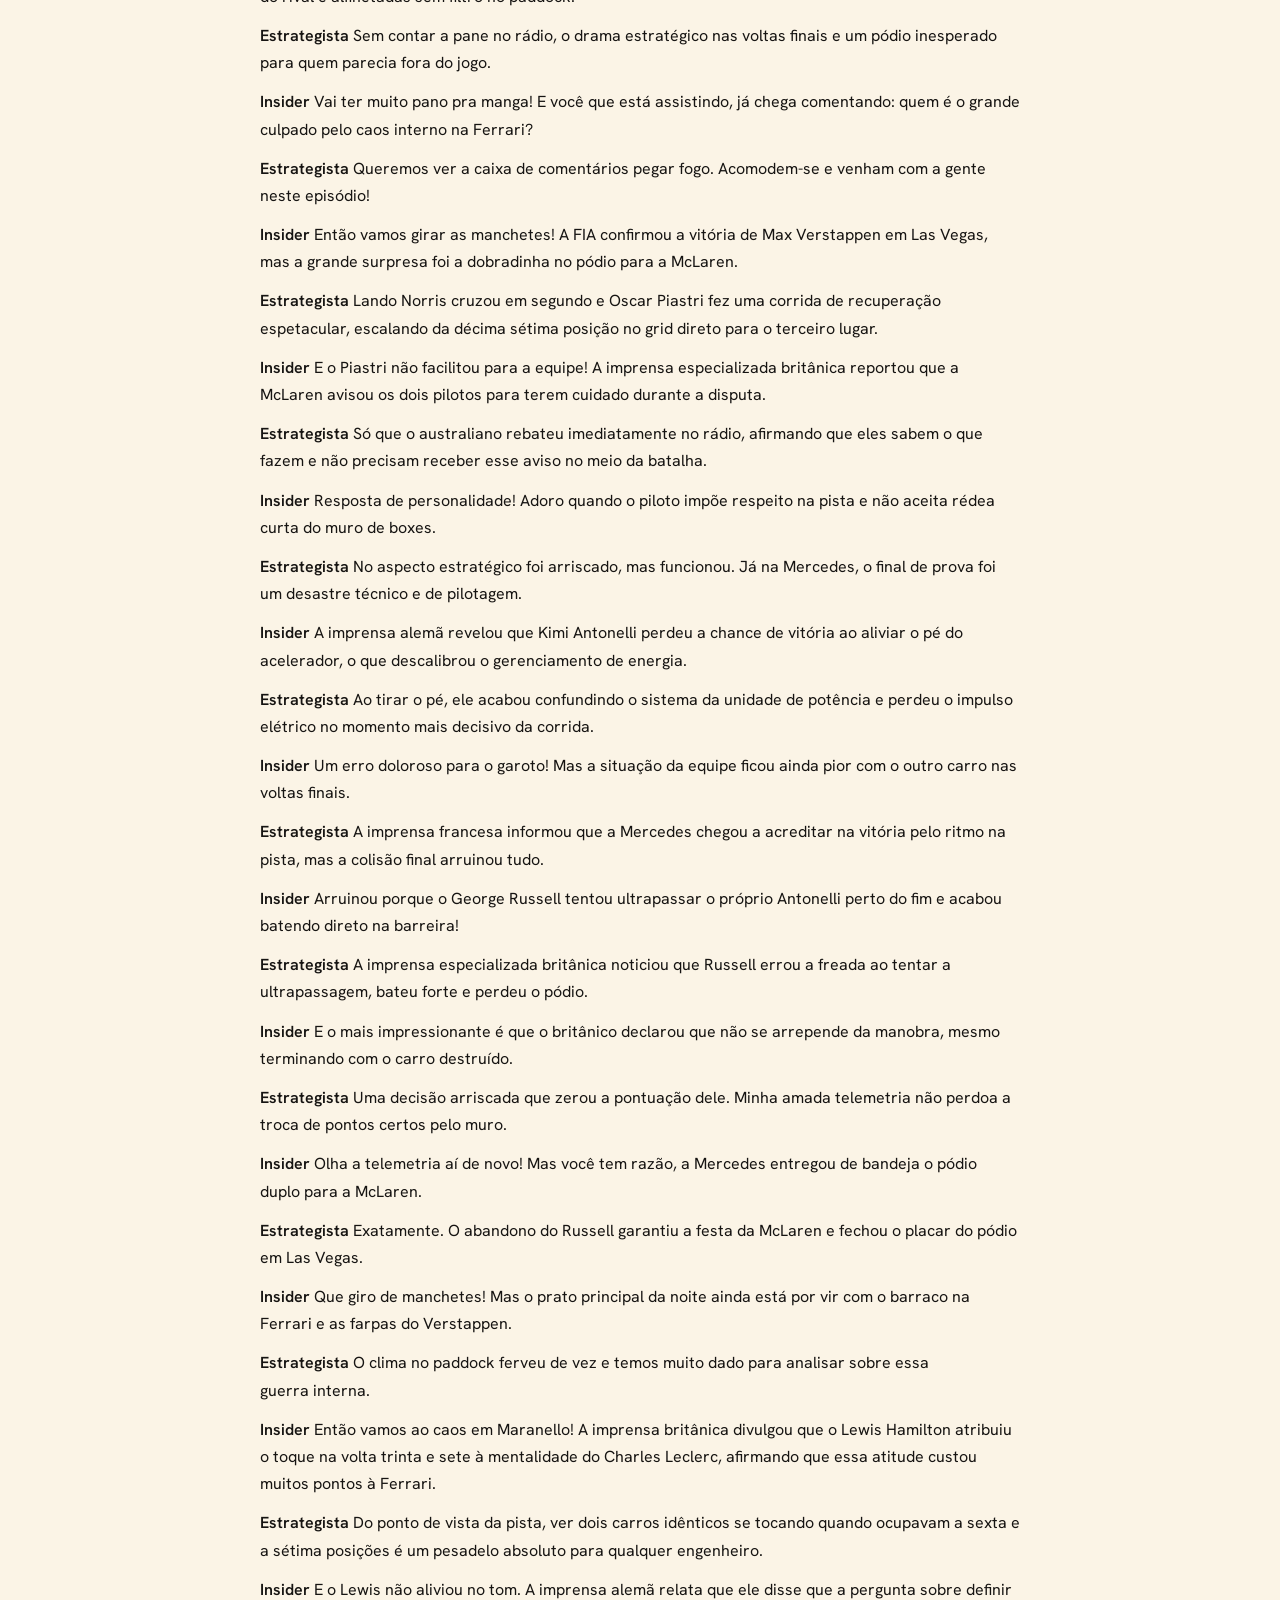
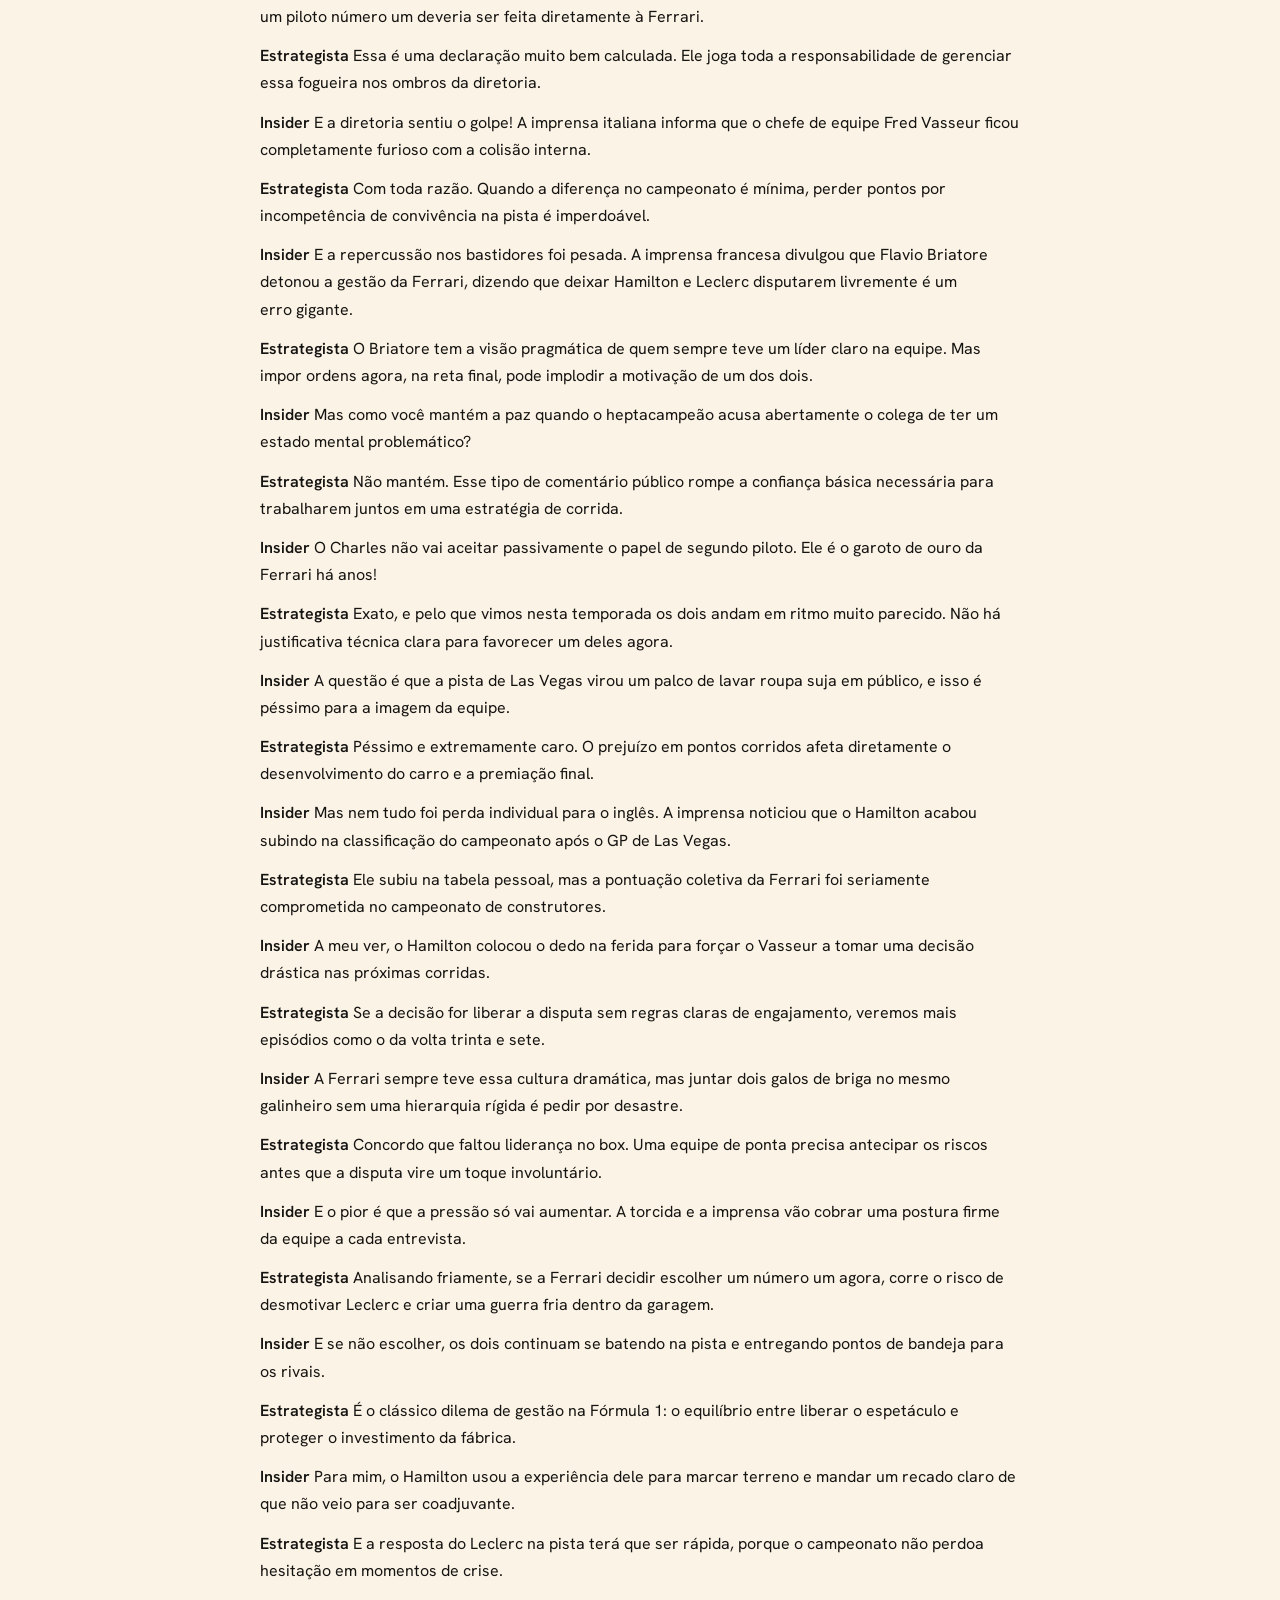
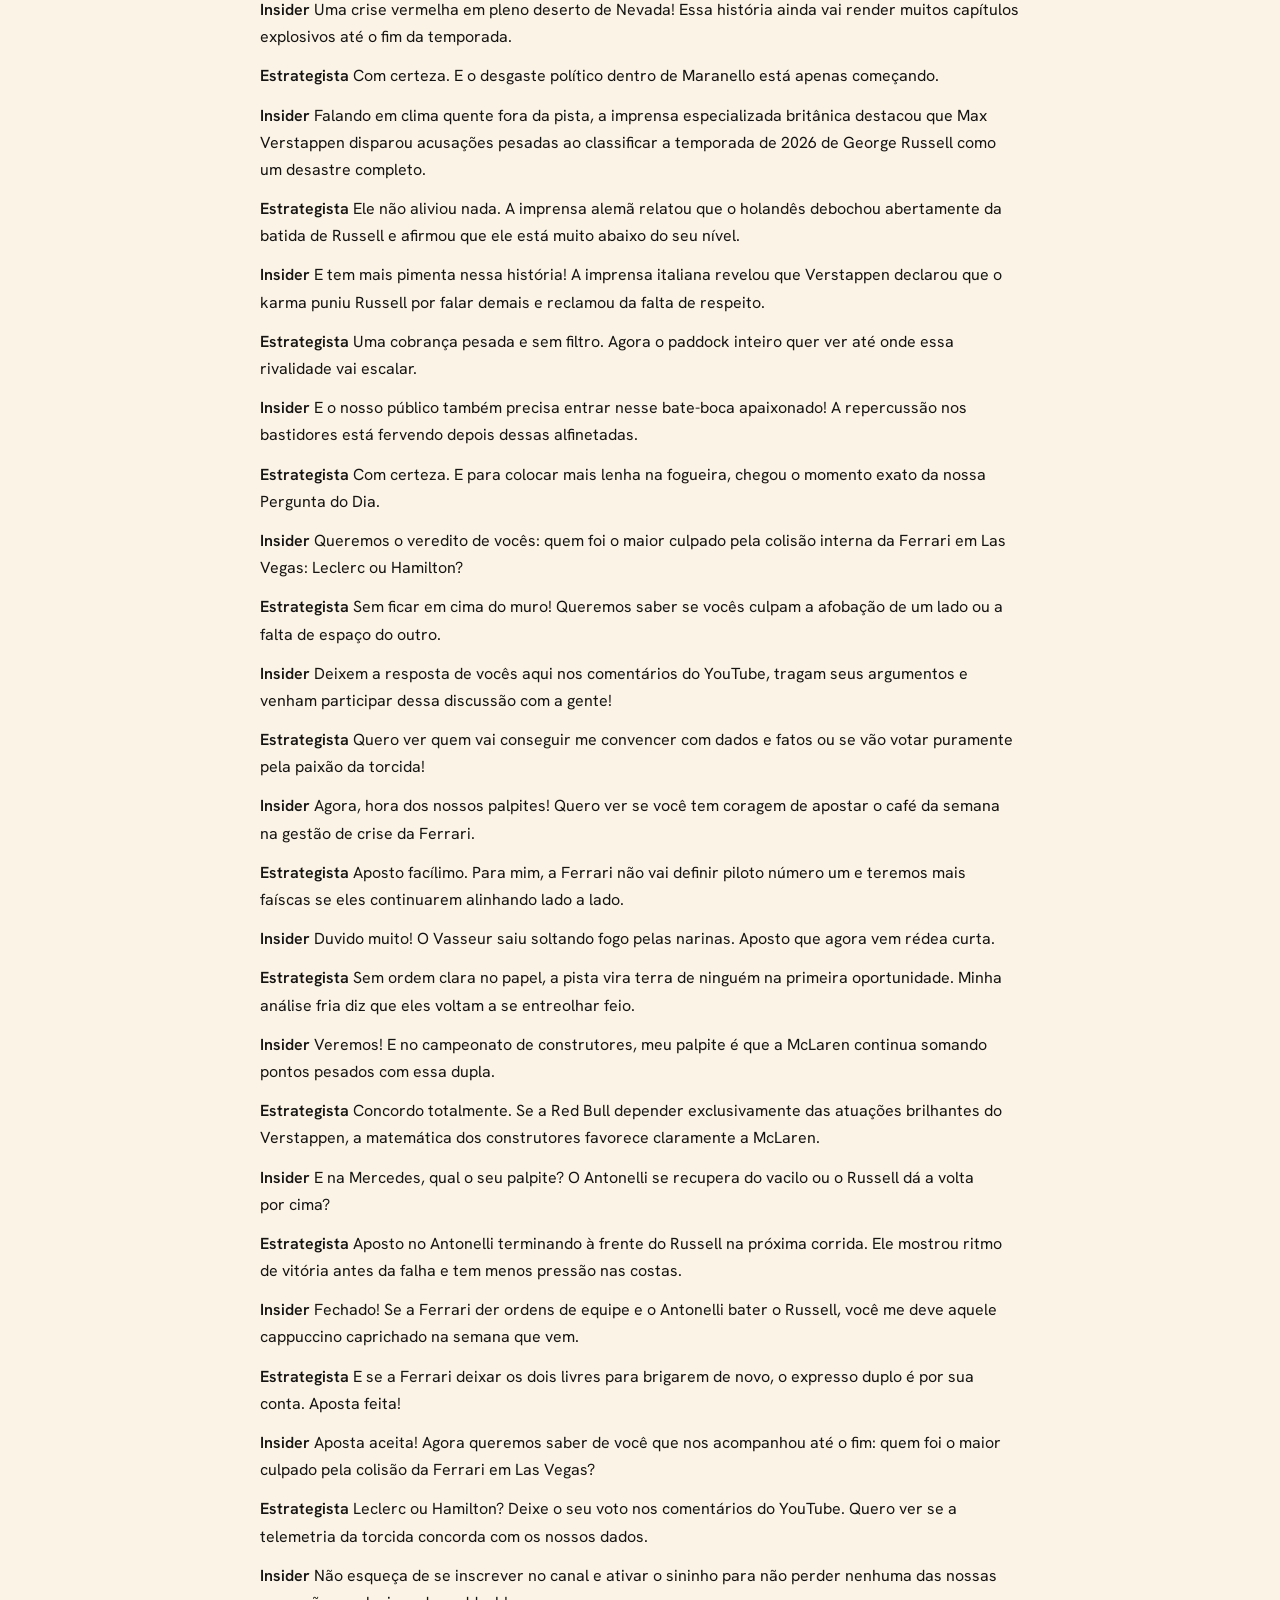
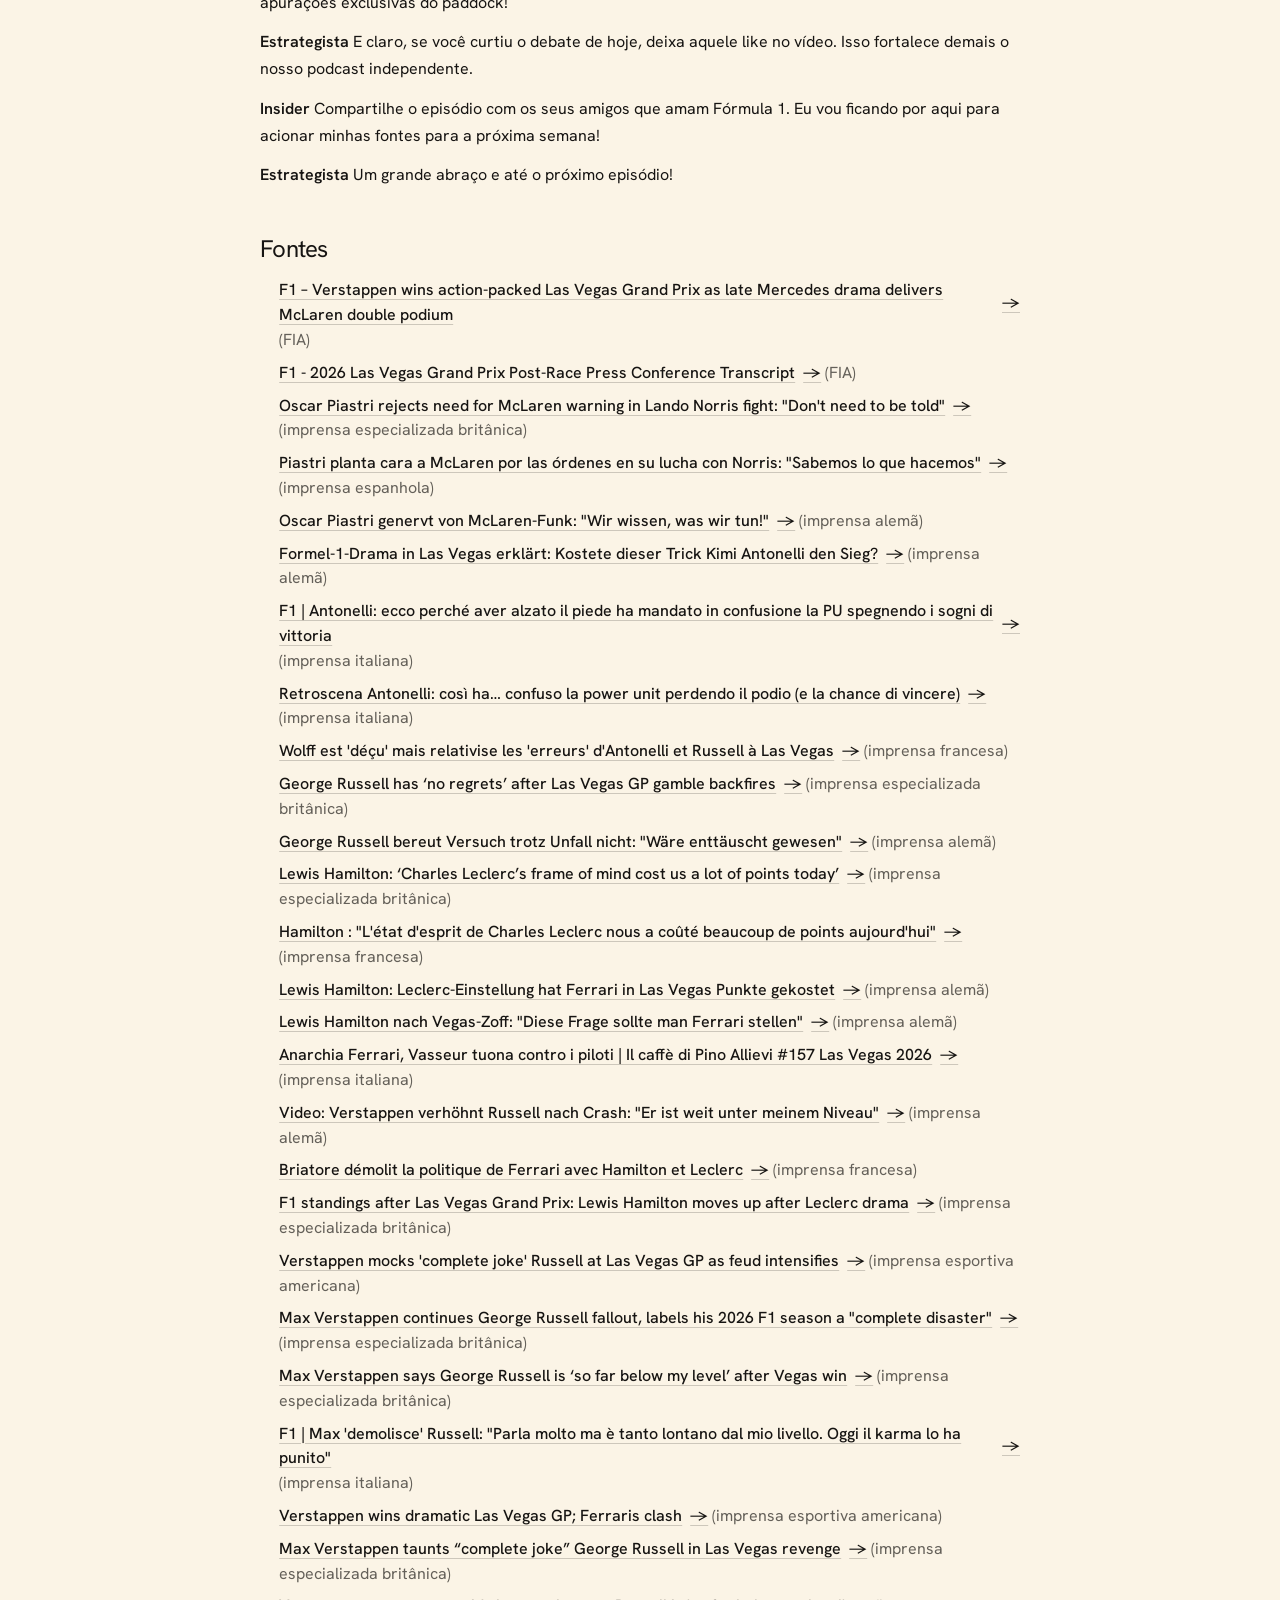
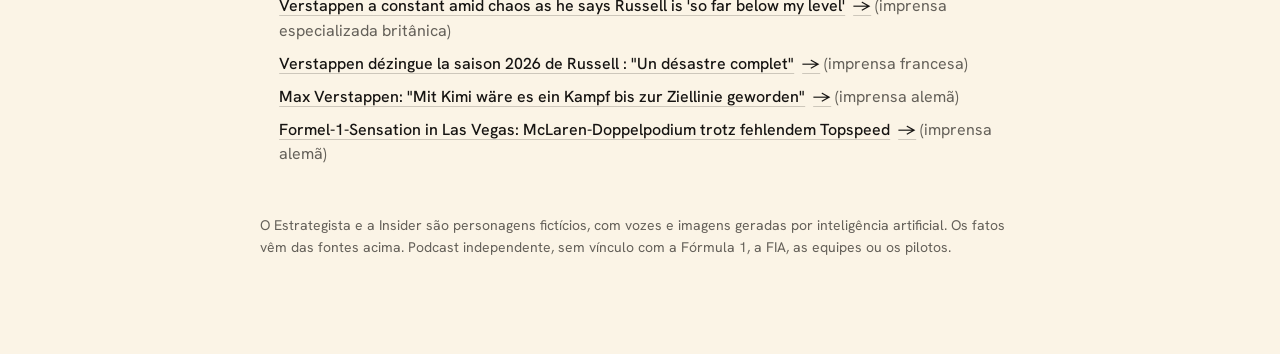
<file: episodios/001-guerra-aberta-na-ferrari-e-provocacao-sem-filtro-em-las-vega.html>
<!doctype html>
<html lang="pt-BR" data-type="product" data-radius="soft" data-buttons="solid">
<head>
<meta charset="utf-8">
<meta name="viewport" content="width=device-width, initial-scale=1, viewport-fit=cover">
<title>Guerra Aberta na Ferrari e Provocação Sem Filtro em Las Vegas · Tele Paddock</title>
<meta name="description" content="Episódio 1 do Tele Paddock, podcast de Fórmula 1 em quadrinhos: Guerra Interna na Ferrari: Hamilton e Leclerc Colidem; Verstappen vs Russell: A Treta Escala Após Vitória; O Drama da Mercedes: Bug de Antonelli e Batida de Russell">
<link rel="canonical" href="https://telepaddock.github.io/podcast/episodios/001-guerra-aberta-na-ferrari-e-provocacao-sem-filtro-em-las-vega.html">
<meta property="og:type" content="article">
<meta property="og:title" content="Guerra Aberta na Ferrari e Provocação Sem Filtro em Las Vegas">
<meta property="og:description" content="Episódio 1 do Tele Paddock, podcast de Fórmula 1 em quadrinhos: Guerra Interna na Ferrari: Hamilton e Leclerc Colidem; Verstappen vs Russell: A Treta Escala Após Vitória; O Drama da Mercedes: Bug de Antonelli e Batida de Russell">
<meta property="og:image" content="https://telepaddock.github.io/podcast/episodes/4-10.jpg">
<meta name="twitter:card" content="summary_large_image">
<link rel="icon" href="../img/favicon.png" type="image/png">
<meta name="theme-color" content="#fbf4e6">
<link rel="preconnect" href="https://fonts.googleapis.com">
<link rel="preconnect" href="https://fonts.gstatic.com" crossorigin>
<link href="https://fonts.googleapis.com/css2?family=Hanken+Grotesk:wght@400..700&display=swap" rel="stylesheet">
<link rel="stylesheet" href="../assets/system.css">
<style>
:root {
  --p-bg: #fbf4e6; --p-surface: #f3e7cf; --p-ink: #161412; --p-muted: #646059;
  --p-accent: #ffd23f; --p-accent-ink: #111111; --p-action: #161412; --p-action-ink: #fbf4e6;
  --font-display: "Hanken Grotesk", system-ui, sans-serif;
  --font-text: "Hanken Grotesk", system-ui, sans-serif;
  --display-weight: 400; --display-tracking: -0.03em;
}
body { background: var(--p-bg); color: var(--p-ink); }
.ep { width: min(100% - 48px, 760px); margin: 0 auto; padding: 32px 0 96px; }
.ep-top { display: flex; align-items: center; gap: 12px; min-height: 56px; text-decoration: none; color: inherit; }
.ep-top img { width: 32px; height: 32px; border-radius: 50%; border: 2px solid var(--p-ink); }
.ep h1 { font-size: clamp(30px, 4vw, 44px); line-height: 1.1; margin: 24px 0 8px; }
.ep h2 { font-size: 24px; margin: 48px 0 16px; }
.ep-meta { color: var(--p-muted); margin: 0 0 24px; }
.ep-cover { width: 100%; aspect-ratio: 16 / 9; object-fit: cover; border-radius: 12px; display: block; }
.ep audio { width: 100%; margin: 24px 0 16px; }
.ep ul { padding-left: 1.2em; display: grid; gap: 8px; }
.ep-line { margin: 0 0 12px; line-height: 1.7; }
.ep-speaker { font-weight: 600; }
.ep-question { background: var(--p-surface); padding: 16px; border-radius: 12px; }
.ep-note { color: var(--p-muted); font-size: 14px; margin-top: 48px; }
</style>
<script type="application/ld+json">{"@context": "https://schema.org", "@type": "PodcastEpisode", "name": "Guerra Aberta na Ferrari e Provocação Sem Filtro em Las Vegas", "episodeNumber": 1, "datePublished": "2026-11-22", "timeRequired": "PT10M", "description": "Episódio 1 do Tele Paddock, podcast de Fórmula 1 em quadrinhos: Guerra Interna na Ferrari: Hamilton e Leclerc Colidem; Verstappen vs Russell: A Treta Escala Após Vitória; O Drama da Mercedes: Bug de Antonelli e Batida de Russell", "url": "https://telepaddock.github.io/podcast/episodios/001-guerra-aberta-na-ferrari-e-provocacao-sem-filtro-em-las-vega.html", "image": "https://telepaddock.github.io/podcast/episodes/4-10.jpg", "associatedMedia": {"@type": "MediaObject", "contentUrl": "https://telepaddock.github.io/podcast/episodes/4-10.mp3"}, "partOfSeries": {"@type": "PodcastSeries", "name": "Tele Paddock", "url": "https://telepaddock.github.io/podcast/"}, "inLanguage": "pt-BR"}</script>
</head>
<body>
<main class="ep">
  <a class="ep-top" href="../"><img src="../img/favicon.png" alt="" width="32" height="32">Tele Paddock</a>
  <h1>Guerra Aberta na Ferrari e Provocação Sem Filtro em Las Vegas</h1>
  <p class="ep-meta">Episódio 1 · 22 de novembro de 2026 · 10 min 50 s</p>
  <img class="ep-cover" src="https://telepaddock.github.io/podcast/episodes/4-10.jpg" alt="Capa do episódio 1 do Tele Paddock" width="1280" height="720">
  <audio controls preload="none" src="https://telepaddock.github.io/podcast/episodes/4-10.mp3" aria-label="Ouvir o episódio"></audio>
  <div class="btn-row"><a class="btn btn--primary" href="https://www.youtube.com/watch?v=hz271kOcZ1A">Assistir no YouTube</a><a class="btn btn--secondary" href="../">Ver todos os episódios</a></div>
  <p class="ep-question">🗳️ Quem foi o maior culpado pela colisão interna da Ferrari em Las Vegas: Leclerc ou Hamilton? Vote nos comentários do YouTube.</p>
  <h2>Neste episódio</h2>
  <ul><li><strong>Guerra Interna na Ferrari: Hamilton e Leclerc Colidem</strong> Lewis Hamilton e Charles Leclerc se chocaram na volta 37 em Las Vegas. Hamilton alfinetou a mentalidade de Leclerc pelo prejuízo de pontos, enquanto Flavio Briatore e Fred Vasseur criticaram a falta de ordens de equipe.</li><li><strong>Verstappen vs Russell: A Treta Escala Após Vitória</strong> Após vencer em Las Vegas, Max Verstappen ridicularizou a batida no fim de George Russell, afirmando que a temporada do britânico é um desastre e que ele está muito abaixo do seu nível.</li><li><strong>O Drama da Mercedes: Bug de Antonelli e Batida de Russell</strong> Kimi Antonelli perdeu potência e a chance de vitória ao aliviar o pé e descalibrar o gerenciamento de energia, enquanto Russell bateu ao tentar ultrapassá-lo na reta final.</li><li><strong>McLaren Resgata Pódio Duplo e Piastri Peita o Rádio</strong> Lando Norris e Oscar Piastri garantiram pódio duplo para a McLaren vindo de trás, com Piastri rebatendo avisos de cuidado pelo rádio ao avisar que os pilotos sabem o que fazem.</li></ul>
  <h2>Transcrição</h2>
  <p class="ep-line"><span class="ep-speaker">Insider</span> Que loucura absoluta nas luzes da cidade do cassino! Sejam muito bem-vindos ao nosso podcast. Hoje os bastidores ferveram como poucas vezes no ano.</p><p class="ep-line"><span class="ep-speaker">Estrategista</span> Bem-vindos, pessoal. Nem precisei checar a telemetria para perceber o tamanho do estrago e o clima de guerra na garagem vermelha.</p><p class="ep-line"><span class="ep-speaker">Insider</span> E que guerra! Temos ferroadas públicas entre companheiros, acusações sobre o estado mental do rival e alfinetadas sem filtro no paddock.</p><p class="ep-line"><span class="ep-speaker">Estrategista</span> Sem contar a pane no rádio, o drama estratégico nas voltas finais e um pódio inesperado para quem parecia fora do jogo.</p><p class="ep-line"><span class="ep-speaker">Insider</span> Vai ter muito pano pra manga! E você que está assistindo, já chega comentando: quem é o grande culpado pelo caos interno na Ferrari?</p><p class="ep-line"><span class="ep-speaker">Estrategista</span> Queremos ver a caixa de comentários pegar fogo. Acomodem-se e venham com a gente neste episódio!</p><p class="ep-line"><span class="ep-speaker">Insider</span> Então vamos girar as manchetes! A FIA confirmou a vitória de Max Verstappen em Las Vegas, mas a grande surpresa foi a dobradinha no pódio para a McLaren.</p><p class="ep-line"><span class="ep-speaker">Estrategista</span> Lando Norris cruzou em segundo e Oscar Piastri fez uma corrida de recuperação espetacular, escalando da décima sétima posição no grid direto para o terceiro lugar.</p><p class="ep-line"><span class="ep-speaker">Insider</span> E o Piastri não facilitou para a equipe! A imprensa especializada britânica reportou que a McLaren avisou os dois pilotos para terem cuidado durante a disputa.</p><p class="ep-line"><span class="ep-speaker">Estrategista</span> Só que o australiano rebateu imediatamente no rádio, afirmando que eles sabem o que fazem e não precisam receber esse aviso no meio da batalha.</p><p class="ep-line"><span class="ep-speaker">Insider</span> Resposta de personalidade! Adoro quando o piloto impõe respeito na pista e não aceita rédea curta do muro de boxes.</p><p class="ep-line"><span class="ep-speaker">Estrategista</span> No aspecto estratégico foi arriscado, mas funcionou. Já na Mercedes, o final de prova foi um desastre técnico e de pilotagem.</p><p class="ep-line"><span class="ep-speaker">Insider</span> A imprensa alemã revelou que Kimi Antonelli perdeu a chance de vitória ao aliviar o pé do acelerador, o que descalibrou o gerenciamento de energia.</p><p class="ep-line"><span class="ep-speaker">Estrategista</span> Ao tirar o pé, ele acabou confundindo o sistema da unidade de potência e perdeu o impulso elétrico no momento mais decisivo da corrida.</p><p class="ep-line"><span class="ep-speaker">Insider</span> Um erro doloroso para o garoto! Mas a situação da equipe ficou ainda pior com o outro carro nas voltas finais.</p><p class="ep-line"><span class="ep-speaker">Estrategista</span> A imprensa francesa informou que a Mercedes chegou a acreditar na vitória pelo ritmo na pista, mas a colisão final arruinou tudo.</p><p class="ep-line"><span class="ep-speaker">Insider</span> Arruinou porque o George Russell tentou ultrapassar o próprio Antonelli perto do fim e acabou batendo direto na barreira!</p><p class="ep-line"><span class="ep-speaker">Estrategista</span> A imprensa especializada britânica noticiou que Russell errou a freada ao tentar a ultrapassagem, bateu forte e perdeu o pódio.</p><p class="ep-line"><span class="ep-speaker">Insider</span> E o mais impressionante é que o britânico declarou que não se arrepende da manobra, mesmo terminando com o carro destruído.</p><p class="ep-line"><span class="ep-speaker">Estrategista</span> Uma decisão arriscada que zerou a pontuação dele. Minha amada telemetria não perdoa a troca de pontos certos pelo muro.</p><p class="ep-line"><span class="ep-speaker">Insider</span> Olha a telemetria aí de novo! Mas você tem razão, a Mercedes entregou de bandeja o pódio duplo para a McLaren.</p><p class="ep-line"><span class="ep-speaker">Estrategista</span> Exatamente. O abandono do Russell garantiu a festa da McLaren e fechou o placar do pódio em Las Vegas.</p><p class="ep-line"><span class="ep-speaker">Insider</span> Que giro de manchetes! Mas o prato principal da noite ainda está por vir com o barraco na Ferrari e as farpas do Verstappen.</p><p class="ep-line"><span class="ep-speaker">Estrategista</span> O clima no paddock ferveu de vez e temos muito dado para analisar sobre essa guerra interna.</p><p class="ep-line"><span class="ep-speaker">Insider</span> Então vamos ao caos em Maranello! A imprensa britânica divulgou que o Lewis Hamilton atribuiu o toque na volta trinta e sete à mentalidade do Charles Leclerc, afirmando que essa atitude custou muitos pontos à Ferrari.</p><p class="ep-line"><span class="ep-speaker">Estrategista</span> Do ponto de vista da pista, ver dois carros idênticos se tocando quando ocupavam a sexta e a sétima posições é um pesadelo absoluto para qualquer engenheiro.</p><p class="ep-line"><span class="ep-speaker">Insider</span> E o Lewis não aliviou no tom. A imprensa alemã relata que ele disse que a pergunta sobre definir um piloto número um deveria ser feita diretamente à Ferrari.</p><p class="ep-line"><span class="ep-speaker">Estrategista</span> Essa é uma declaração muito bem calculada. Ele joga toda a responsabilidade de gerenciar essa fogueira nos ombros da diretoria.</p><p class="ep-line"><span class="ep-speaker">Insider</span> E a diretoria sentiu o golpe! A imprensa italiana informa que o chefe de equipe Fred Vasseur ficou completamente furioso com a colisão interna.</p><p class="ep-line"><span class="ep-speaker">Estrategista</span> Com toda razão. Quando a diferença no campeonato é mínima, perder pontos por incompetência de convivência na pista é imperdoável.</p><p class="ep-line"><span class="ep-speaker">Insider</span> E a repercussão nos bastidores foi pesada. A imprensa francesa divulgou que Flavio Briatore detonou a gestão da Ferrari, dizendo que deixar Hamilton e Leclerc disputarem livremente é um erro gigante.</p><p class="ep-line"><span class="ep-speaker">Estrategista</span> O Briatore tem a visão pragmática de quem sempre teve um líder claro na equipe. Mas impor ordens agora, na reta final, pode implodir a motivação de um dos dois.</p><p class="ep-line"><span class="ep-speaker">Insider</span> Mas como você mantém a paz quando o heptacampeão acusa abertamente o colega de ter um estado mental problemático?</p><p class="ep-line"><span class="ep-speaker">Estrategista</span> Não mantém. Esse tipo de comentário público rompe a confiança básica necessária para trabalharem juntos em uma estratégia de corrida.</p><p class="ep-line"><span class="ep-speaker">Insider</span> O Charles não vai aceitar passivamente o papel de segundo piloto. Ele é o garoto de ouro da Ferrari há anos!</p><p class="ep-line"><span class="ep-speaker">Estrategista</span> Exato, e pelo que vimos nesta temporada os dois andam em ritmo muito parecido. Não há justificativa técnica clara para favorecer um deles agora.</p><p class="ep-line"><span class="ep-speaker">Insider</span> A questão é que a pista de Las Vegas virou um palco de lavar roupa suja em público, e isso é péssimo para a imagem da equipe.</p><p class="ep-line"><span class="ep-speaker">Estrategista</span> Péssimo e extremamente caro. O prejuízo em pontos corridos afeta diretamente o desenvolvimento do carro e a premiação final.</p><p class="ep-line"><span class="ep-speaker">Insider</span> Mas nem tudo foi perda individual para o inglês. A imprensa noticiou que o Hamilton acabou subindo na classificação do campeonato após o GP de Las Vegas.</p><p class="ep-line"><span class="ep-speaker">Estrategista</span> Ele subiu na tabela pessoal, mas a pontuação coletiva da Ferrari foi seriamente comprometida no campeonato de construtores.</p><p class="ep-line"><span class="ep-speaker">Insider</span> A meu ver, o Hamilton colocou o dedo na ferida para forçar o Vasseur a tomar uma decisão drástica nas próximas corridas.</p><p class="ep-line"><span class="ep-speaker">Estrategista</span> Se a decisão for liberar a disputa sem regras claras de engajamento, veremos mais episódios como o da volta trinta e sete.</p><p class="ep-line"><span class="ep-speaker">Insider</span> A Ferrari sempre teve essa cultura dramática, mas juntar dois galos de briga no mesmo galinheiro sem uma hierarquia rígida é pedir por desastre.</p><p class="ep-line"><span class="ep-speaker">Estrategista</span> Concordo que faltou liderança no box. Uma equipe de ponta precisa antecipar os riscos antes que a disputa vire um toque involuntário.</p><p class="ep-line"><span class="ep-speaker">Insider</span> E o pior é que a pressão só vai aumentar. A torcida e a imprensa vão cobrar uma postura firme da equipe a cada entrevista.</p><p class="ep-line"><span class="ep-speaker">Estrategista</span> Analisando friamente, se a Ferrari decidir escolher um número um agora, corre o risco de desmotivar Leclerc e criar uma guerra fria dentro da garagem.</p><p class="ep-line"><span class="ep-speaker">Insider</span> E se não escolher, os dois continuam se batendo na pista e entregando pontos de bandeja para os rivais.</p><p class="ep-line"><span class="ep-speaker">Estrategista</span> É o clássico dilema de gestão na Fórmula 1: o equilíbrio entre liberar o espetáculo e proteger o investimento da fábrica.</p><p class="ep-line"><span class="ep-speaker">Insider</span> Para mim, o Hamilton usou a experiência dele para marcar terreno e mandar um recado claro de que não veio para ser coadjuvante.</p><p class="ep-line"><span class="ep-speaker">Estrategista</span> E a resposta do Leclerc na pista terá que ser rápida, porque o campeonato não perdoa hesitação em momentos de crise.</p><p class="ep-line"><span class="ep-speaker">Insider</span> Uma crise vermelha em pleno deserto de Nevada! Essa história ainda vai render muitos capítulos explosivos até o fim da temporada.</p><p class="ep-line"><span class="ep-speaker">Estrategista</span> Com certeza. E o desgaste político dentro de Maranello está apenas começando.</p><p class="ep-line"><span class="ep-speaker">Insider</span> Falando em clima quente fora da pista, a imprensa especializada britânica destacou que Max Verstappen disparou acusações pesadas ao classificar a temporada de 2026 de George Russell como um desastre completo.</p><p class="ep-line"><span class="ep-speaker">Estrategista</span> Ele não aliviou nada. A imprensa alemã relatou que o holandês debochou abertamente da batida de Russell e afirmou que ele está muito abaixo do seu nível.</p><p class="ep-line"><span class="ep-speaker">Insider</span> E tem mais pimenta nessa história! A imprensa italiana revelou que Verstappen declarou que o karma puniu Russell por falar demais e reclamou da falta de respeito.</p><p class="ep-line"><span class="ep-speaker">Estrategista</span> Uma cobrança pesada e sem filtro. Agora o paddock inteiro quer ver até onde essa rivalidade vai escalar.</p><p class="ep-line"><span class="ep-speaker">Insider</span> E o nosso público também precisa entrar nesse bate-boca apaixonado! A repercussão nos bastidores está fervendo depois dessas alfinetadas.</p><p class="ep-line"><span class="ep-speaker">Estrategista</span> Com certeza. E para colocar mais lenha na fogueira, chegou o momento exato da nossa Pergunta do Dia.</p><p class="ep-line"><span class="ep-speaker">Insider</span> Queremos o veredito de vocês: quem foi o maior culpado pela colisão interna da Ferrari em Las Vegas: Leclerc ou Hamilton?</p><p class="ep-line"><span class="ep-speaker">Estrategista</span> Sem ficar em cima do muro! Queremos saber se vocês culpam a afobação de um lado ou a falta de espaço do outro.</p><p class="ep-line"><span class="ep-speaker">Insider</span> Deixem a resposta de vocês aqui nos comentários do YouTube, tragam seus argumentos e venham participar dessa discussão com a gente!</p><p class="ep-line"><span class="ep-speaker">Estrategista</span> Quero ver quem vai conseguir me convencer com dados e fatos ou se vão votar puramente pela paixão da torcida!</p><p class="ep-line"><span class="ep-speaker">Insider</span> Agora, hora dos nossos palpites! Quero ver se você tem coragem de apostar o café da semana na gestão de crise da Ferrari.</p><p class="ep-line"><span class="ep-speaker">Estrategista</span> Aposto facílimo. Para mim, a Ferrari não vai definir piloto número um e teremos mais faíscas se eles continuarem alinhando lado a lado.</p><p class="ep-line"><span class="ep-speaker">Insider</span> Duvido muito! O Vasseur saiu soltando fogo pelas narinas. Aposto que agora vem rédea curta.</p><p class="ep-line"><span class="ep-speaker">Estrategista</span> Sem ordem clara no papel, a pista vira terra de ninguém na primeira oportunidade. Minha análise fria diz que eles voltam a se entreolhar feio.</p><p class="ep-line"><span class="ep-speaker">Insider</span> Veremos! E no campeonato de construtores, meu palpite é que a McLaren continua somando pontos pesados com essa dupla.</p><p class="ep-line"><span class="ep-speaker">Estrategista</span> Concordo totalmente. Se a Red Bull depender exclusivamente das atuações brilhantes do Verstappen, a matemática dos construtores favorece claramente a McLaren.</p><p class="ep-line"><span class="ep-speaker">Insider</span> E na Mercedes, qual o seu palpite? O Antonelli se recupera do vacilo ou o Russell dá a volta por cima?</p><p class="ep-line"><span class="ep-speaker">Estrategista</span> Aposto no Antonelli terminando à frente do Russell na próxima corrida. Ele mostrou ritmo de vitória antes da falha e tem menos pressão nas costas.</p><p class="ep-line"><span class="ep-speaker">Insider</span> Fechado! Se a Ferrari der ordens de equipe e o Antonelli bater o Russell, você me deve aquele cappuccino caprichado na semana que vem.</p><p class="ep-line"><span class="ep-speaker">Estrategista</span> E se a Ferrari deixar os dois livres para brigarem de novo, o expresso duplo é por sua conta. Aposta feita!</p><p class="ep-line"><span class="ep-speaker">Insider</span> Aposta aceita! Agora queremos saber de você que nos acompanhou até o fim: quem foi o maior culpado pela colisão da Ferrari em Las Vegas?</p><p class="ep-line"><span class="ep-speaker">Estrategista</span> Leclerc ou Hamilton? Deixe o seu voto nos comentários do YouTube. Quero ver se a telemetria da torcida concorda com os nossos dados.</p><p class="ep-line"><span class="ep-speaker">Insider</span> Não esqueça de se inscrever no canal e ativar o sininho para não perder nenhuma das nossas apurações exclusivas do paddock!</p><p class="ep-line"><span class="ep-speaker">Estrategista</span> E claro, se você curtiu o debate de hoje, deixa aquele like no vídeo. Isso fortalece demais o nosso podcast independente.</p><p class="ep-line"><span class="ep-speaker">Insider</span> Compartilhe o episódio com os seus amigos que amam Fórmula 1. Eu vou ficando por aqui para acionar minhas fontes para a próxima semana!</p><p class="ep-line"><span class="ep-speaker">Estrategista</span> Um grande abraço e até o próximo episódio!</p>
  <h2>Fontes</h2>
  <ul><li><a class="link" href="https://www.fia.com/news/f1-verstappen-wins-action-packed-las-vegas-grand-prix-late-mercedes-drama-delivers-mclaren" rel="nofollow noopener">F1 – Verstappen wins action-packed Las Vegas Grand Prix as late Mercedes drama delivers McLaren double podium</a> <span class="muted">(FIA)</span></li><li><a class="link" href="https://www.fia.com/news/f1-2026-las-vegas-grand-prix-post-race-press-conference-transcript" rel="nofollow noopener">F1 - 2026 Las Vegas Grand Prix Post-Race Press Conference Transcript</a> <span class="muted">(FIA)</span></li><li><a class="link" href="https://www.motorsport.com/f1/news/oscar-piastri-rejects-need-for-mclaren-warning-in-lando-norris-fight-dont-need-to-be-told/10876812/?utm_source=RSS&amp;utm_medium=referral&amp;utm_campaign=RSS-F1&amp;utm_term=News&amp;utm_content=www" rel="nofollow noopener">Oscar Piastri rejects need for McLaren warning in Lando Norris fight: &quot;Don&#x27;t need to be told&quot;</a> <span class="muted">(imprensa especializada britânica)</span></li><li><a class="link" href="https://es.motorsport.com/f1/news/piastri-declaraciones-carrera-las-vegas-2026/10876868/?utm_source=RSS&amp;utm_medium=referral&amp;utm_campaign=RSS-F1&amp;utm_term=News&amp;utm_content=es" rel="nofollow noopener">Piastri planta cara a McLaren por las órdenes en su lucha con Norris: &quot;Sabemos lo que hacemos&quot;</a> <span class="muted">(imprensa espanhola)</span></li><li><a class="link" href="https://de.motorsport.com/f1/news/oscar-piastri-genervt-von-mclaren-funk-wir-wissen-was-wir-tun-26112211/3457636/?utm_source=RSS&amp;utm_medium=referral&amp;utm_campaign=RSS-F1&amp;utm_term=News&amp;utm_content=de" rel="nofollow noopener">Oscar Piastri genervt von McLaren-Funk: &quot;Wir wissen, was wir tun!&quot;</a> <span class="muted">(imprensa alemã)</span></li><li><a class="link" href="https://www.motorsport-magazin.com/formel1/news-301362-formel-1-drama-in-las-vegas-erklaert-kostete-dieser-trick-kimi-antonelli-den-sieg/" rel="nofollow noopener">Formel-1-Drama in Las Vegas erklärt: Kostete dieser Trick Kimi Antonelli den Sieg?</a> <span class="muted">(imprensa alemã)</span></li><li><a class="link" href="https://it.motorsport.com/f1/news/f1-antonelli-ecco-perche-aver-alzato-il-piede-confusione-PU-mancata-vittoria/10876873/?utm_source=RSS&amp;utm_medium=referral&amp;utm_campaign=RSS-F1&amp;utm_term=News&amp;utm_content=it" rel="nofollow noopener">F1 | Antonelli: ecco perché aver alzato il piede ha mandato in confusione la PU spegnendo i sogni di vittoria</a> <span class="muted">(imprensa italiana)</span></li><li><a class="link" href="https://www.formulapassion.it/f1/f1-news/retroscena-kimi-antonelli-ha-confuso-power-unit-acceleratore-cosi-perso-podio-chance-vincere" rel="nofollow noopener">Retroscena Antonelli: così ha… confuso la power unit perdendo il podio (e la chance di vincere)</a> <span class="muted">(imprensa italiana)</span></li><li><a class="link" href="https://motorsport.nextgen-auto.com/fr/formule-1/wolff-est-decu-mais-relativise-les-erreurs-d-antonelli-et-russell-a-las-vegas,213645.html" rel="nofollow noopener">Wolff est &#x27;déçu&#x27; mais relativise les &#x27;erreurs&#x27; d&#x27;Antonelli et Russell à Las Vegas</a> <span class="muted">(imprensa francesa)</span></li><li><a class="link" href="https://www.crash.net/f1/news/1110748/1/george-russell-has-no-regrets-after-las-vegas-gp-gamble-backfires" rel="nofollow noopener">George Russell has ‘no regrets’ after Las Vegas GP gamble backfires</a> <span class="muted">(imprensa especializada britânica)</span></li><li><a class="link" href="https://www.motorsport-total.com/formel-1/news/george-russell-bereut-versuch-trotz-unfall-nicht-waere-enttaeuscht-gewesen-26112208" rel="nofollow noopener">George Russell bereut Versuch trotz Unfall nicht: &quot;Wäre enttäuscht gewesen&quot;</a> <span class="muted">(imprensa alemã)</span></li><li><a class="link" href="https://www.motorsport.com/f1/news/lewis-hamilton-charles-leclercs-frame-of-mind-cost-us-a-lot-of-points-today/10876902/?utm_source=RSS&amp;utm_medium=referral&amp;utm_campaign=RSS-F1&amp;utm_term=News&amp;utm_content=www" rel="nofollow noopener">Lewis Hamilton: ‘Charles Leclerc’s frame of mind cost us a lot of points today’</a> <span class="muted">(imprensa especializada britânica)</span></li><li><a class="link" href="https://fr.motorsport.com/f1/news/lewis-hamilton-charles-leclercs-etat-esprit-coute-beaucoup-points/10876914/?utm_source=RSS&amp;utm_medium=referral&amp;utm_campaign=RSS-F1&amp;utm_term=News&amp;utm_content=fr" rel="nofollow noopener">Hamilton : &quot;L&#x27;état d&#x27;esprit de Charles Leclerc nous a coûté beaucoup de points aujourd&#x27;hui&quot;</a> <span class="muted">(imprensa francesa)</span></li><li><a class="link" href="https://www.formel1.de/nc/149989" rel="nofollow noopener">Lewis Hamilton: Leclerc-Einstellung hat Ferrari in Las Vegas Punkte gekostet</a> <span class="muted">(imprensa alemã)</span></li><li><a class="link" href="https://www.motorsport-total.com/formel-1/news/lewis-hamilton-nach-vegas-zoff-diese-frage-sollte-man-ferrari-stellen-26112210" rel="nofollow noopener">Lewis Hamilton nach Vegas-Zoff: &quot;Diese Frage sollte man Ferrari stellen&quot;</a> <span class="muted">(imprensa alemã)</span></li><li><a class="link" href="https://www.formulapassion.it/video/video-f1/anarchia-ferrari-vasseur-tuona-contro-i-piloti-il-caffe-di-pino-allievi-157-las-vegas-2026" rel="nofollow noopener">Anarchia Ferrari, Vasseur tuona contro i piloti | Il caffè di Pino Allievi #157 Las Vegas 2026</a> <span class="muted">(imprensa italiana)</span></li><li><a class="link" href="https://www.motorsport-magazin.com/formel1/video-14940-verstappen-verhoehnt-russell-nach-crash-er-ist-weit-unter-meinem-niveau.html" rel="nofollow noopener">Video: Verstappen verhöhnt Russell nach Crash: &quot;Er ist weit unter meinem Niveau&quot;</a> <span class="muted">(imprensa alemã)</span></li><li><a class="link" href="https://motorsport.nextgen-auto.com/fr/formule-1/briatore-demolit-la-politique-de-ferrari-avec-hamilton-et-leclerc,213657.html" rel="nofollow noopener">Briatore démolit la politique de Ferrari avec Hamilton et Leclerc</a> <span class="muted">(imprensa francesa)</span></li><li><a class="link" href="https://www.gpfans.com/en/f1-news/1093245/f1-2026-standings-after-las-vegas-grand-prix/" rel="nofollow noopener">F1 standings after Las Vegas Grand Prix: Lewis Hamilton moves up after Leclerc drama</a> <span class="muted">(imprensa especializada britânica)</span></li><li><a class="link" href="https://www.espn.com/f1/story/_/id/50472110/max-verstappen-george-russell-las-vegas-grand-prix-formula-1" rel="nofollow noopener">Verstappen mocks &#x27;complete joke&#x27; Russell at Las Vegas GP as feud intensifies</a> <span class="muted">(imprensa esportiva americana)</span></li><li><a class="link" href="https://www.motorsport.com/f1/news/max-verstappen-calls-george-russells-2026-f1-season-a-complete-disaster-after-vegas-clash/10876885/?utm_source=RSS&amp;utm_medium=referral&amp;utm_campaign=RSS-F1&amp;utm_term=News&amp;utm_content=www" rel="nofollow noopener">Max Verstappen continues George Russell fallout, labels his 2026 F1 season a &quot;complete disaster&quot;</a> <span class="muted">(imprensa especializada britânica)</span></li><li><a class="link" href="https://www.theguardian.com/sport/2026/nov/22/max-verstappen-george-russell-las-vegas-gp-formula-one" rel="nofollow noopener">Max Verstappen says George Russell is ‘so far below my level’ after Vegas win</a> <span class="muted">(imprensa especializada britânica)</span></li><li><a class="link" href="https://it.motorsport.com/f1/news/f1-max-demolisce-russell-parla-molto-ma-e-tanto-lontano-dal-mio-livello-oggi-il-karma-lo-ha-punito/10876869/?utm_source=RSS&amp;utm_medium=referral&amp;utm_campaign=RSS-F1&amp;utm_term=News&amp;utm_content=it" rel="nofollow noopener">F1 | Max &#x27;demolisce&#x27; Russell: &quot;Parla molto ma è tanto lontano dal mio livello. Oggi il karma lo ha punito&quot;</a> <span class="muted">(imprensa italiana)</span></li><li><a class="link" href="https://www.espn.com/f1/story/_/id/50472108/max-verstappen-las-vegas-grand-prix-formula-1" rel="nofollow noopener">Verstappen wins dramatic Las Vegas GP; Ferraris clash</a> <span class="muted">(imprensa esportiva americana)</span></li><li><a class="link" href="https://www.crash.net/f1/news/1110752/1/max-verstappen-taunts-complete-joke-george-russell-las-vegas-revenge" rel="nofollow noopener">Max Verstappen taunts “complete joke” George Russell in Las Vegas revenge</a> <span class="muted">(imprensa especializada britânica)</span></li><li><a class="link" href="https://www.bbc.co.uk/sport/formula1/articles/c3n0l5p5x5x5o?at_medium=RSS&amp;at_campaign=rss" rel="nofollow noopener">Verstappen a constant amid chaos as he says Russell is &#x27;so far below my level&#x27;</a> <span class="muted">(imprensa especializada britânica)</span></li><li><a class="link" href="https://fr.motorsport.com/f1/news/verstappen-dezingue-saison-2026-russell-desastre-complet/10876887/?utm_source=RSS&amp;utm_medium=referral&amp;utm_campaign=RSS-F1&amp;utm_term=News&amp;utm_content=fr" rel="nofollow noopener">Verstappen dézingue la saison 2026 de Russell : &quot;Un désastre complet&quot;</a> <span class="muted">(imprensa francesa)</span></li><li><a class="link" href="https://de.motorsport.com/f1/news/max-verstappen-mit-kimi-waere-es-ein-kampf-bis-zur-ziellinie-geworden-26112209/3457628/?utm_source=RSS&amp;utm_medium=referral&amp;utm_campaign=RSS-F1&amp;utm_term=News&amp;utm_content=de" rel="nofollow noopener">Max Verstappen: &quot;Mit Kimi wäre es ein Kampf bis zur Ziellinie geworden&quot;</a> <span class="muted">(imprensa alemã)</span></li><li><a class="link" href="https://www.motorsport-magazin.com/formel1/news-301368-formel-1-sensation-in-las-vegas-mclaren-doppelpodium-trotz-fehlendem-topspeed/" rel="nofollow noopener">Formel-1-Sensation in Las Vegas: McLaren-Doppelpodium trotz fehlendem Topspeed</a> <span class="muted">(imprensa alemã)</span></li></ul>
  <p class="ep-note">O Estrategista e a Insider são personagens fictícios, com vozes e imagens geradas por inteligência artificial. Os fatos vêm das fontes acima. Podcast independente, sem vínculo com a Fórmula 1, a FIA, as equipes ou os pilotos.</p>
</main>
</body>
</html>
</file>
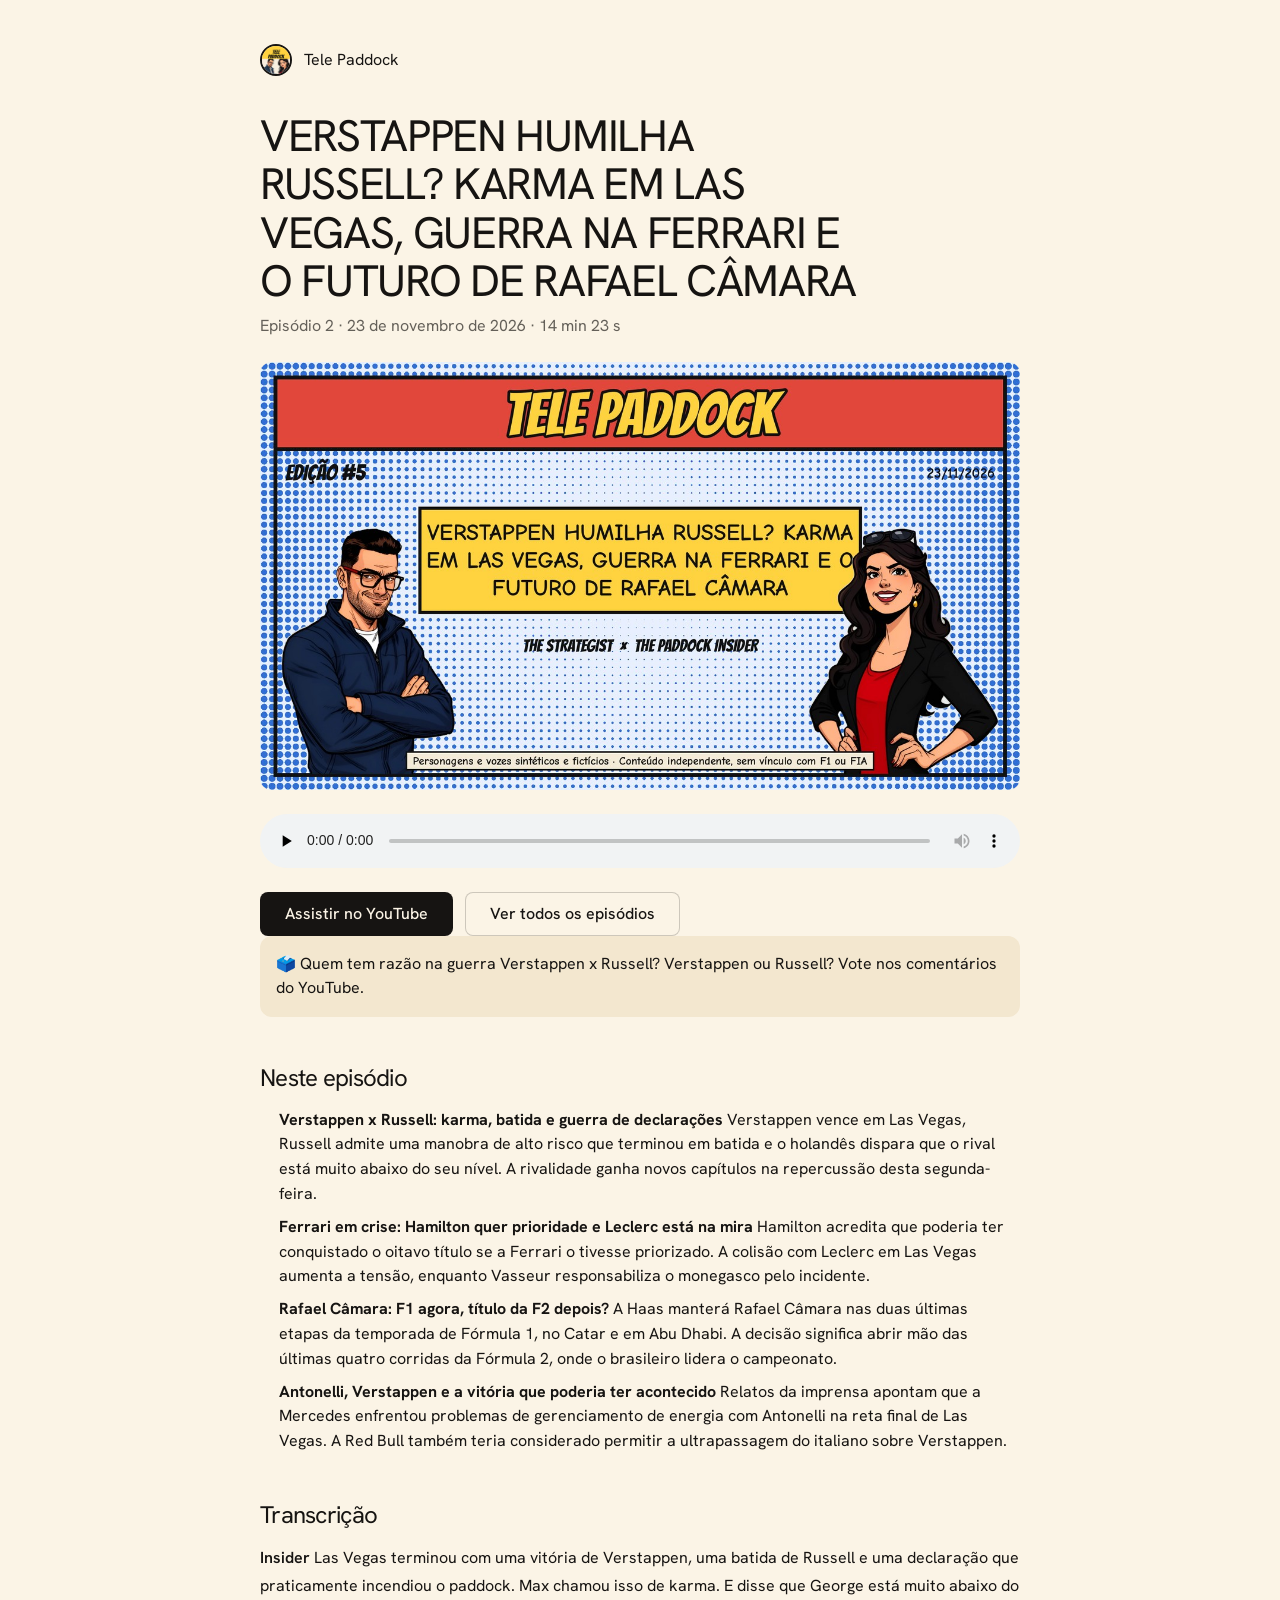
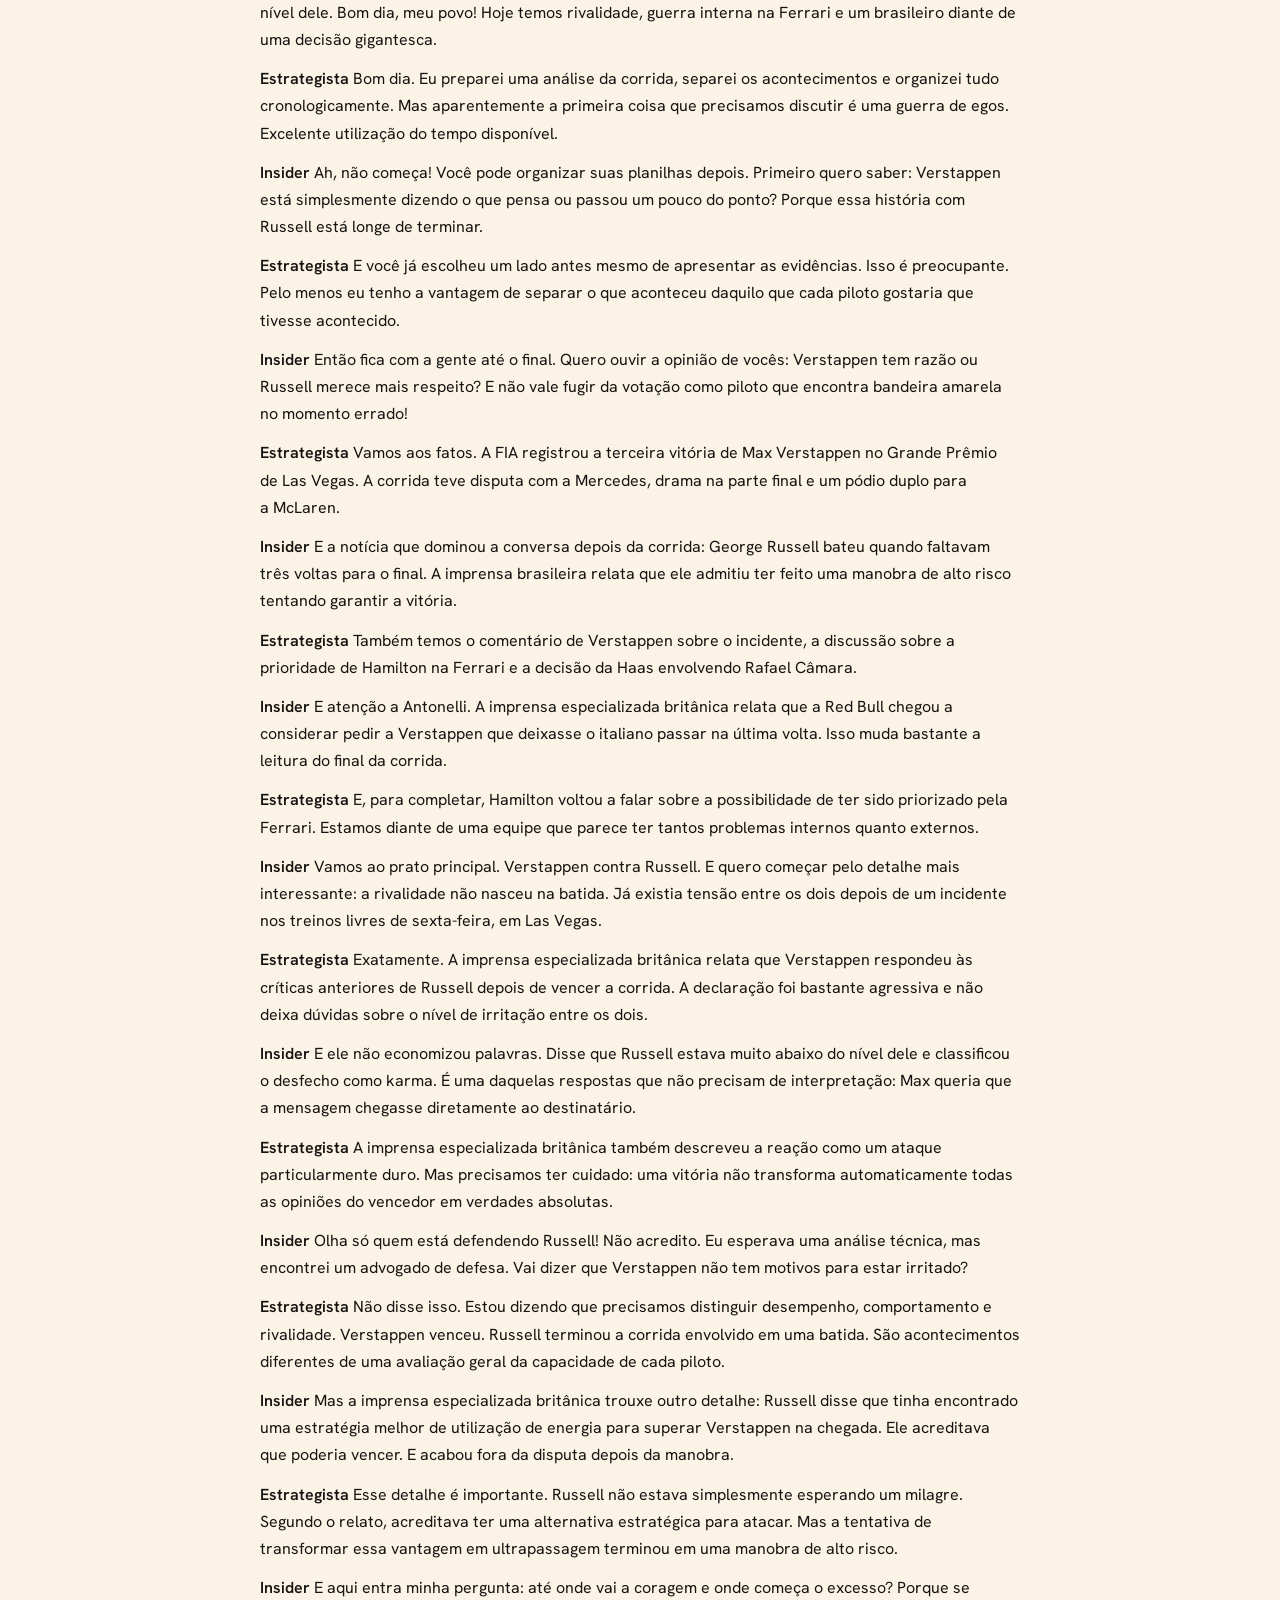
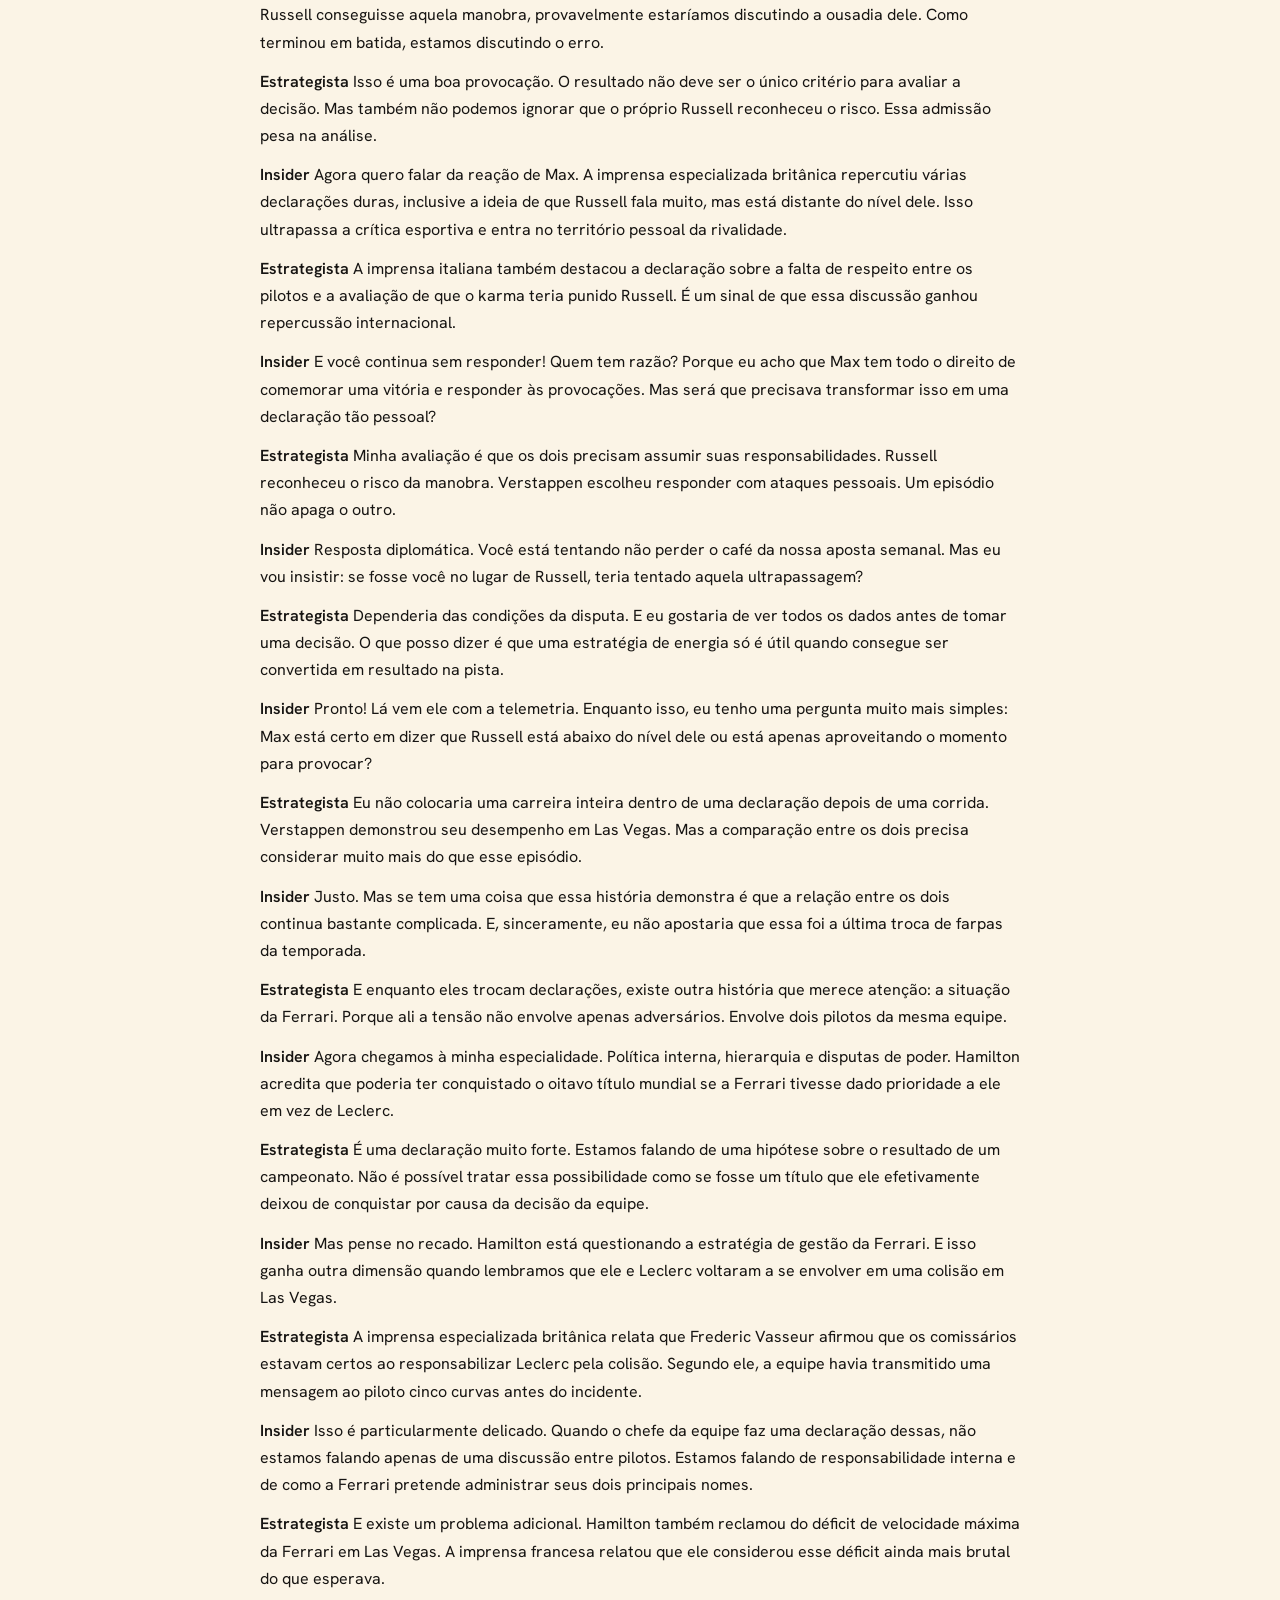
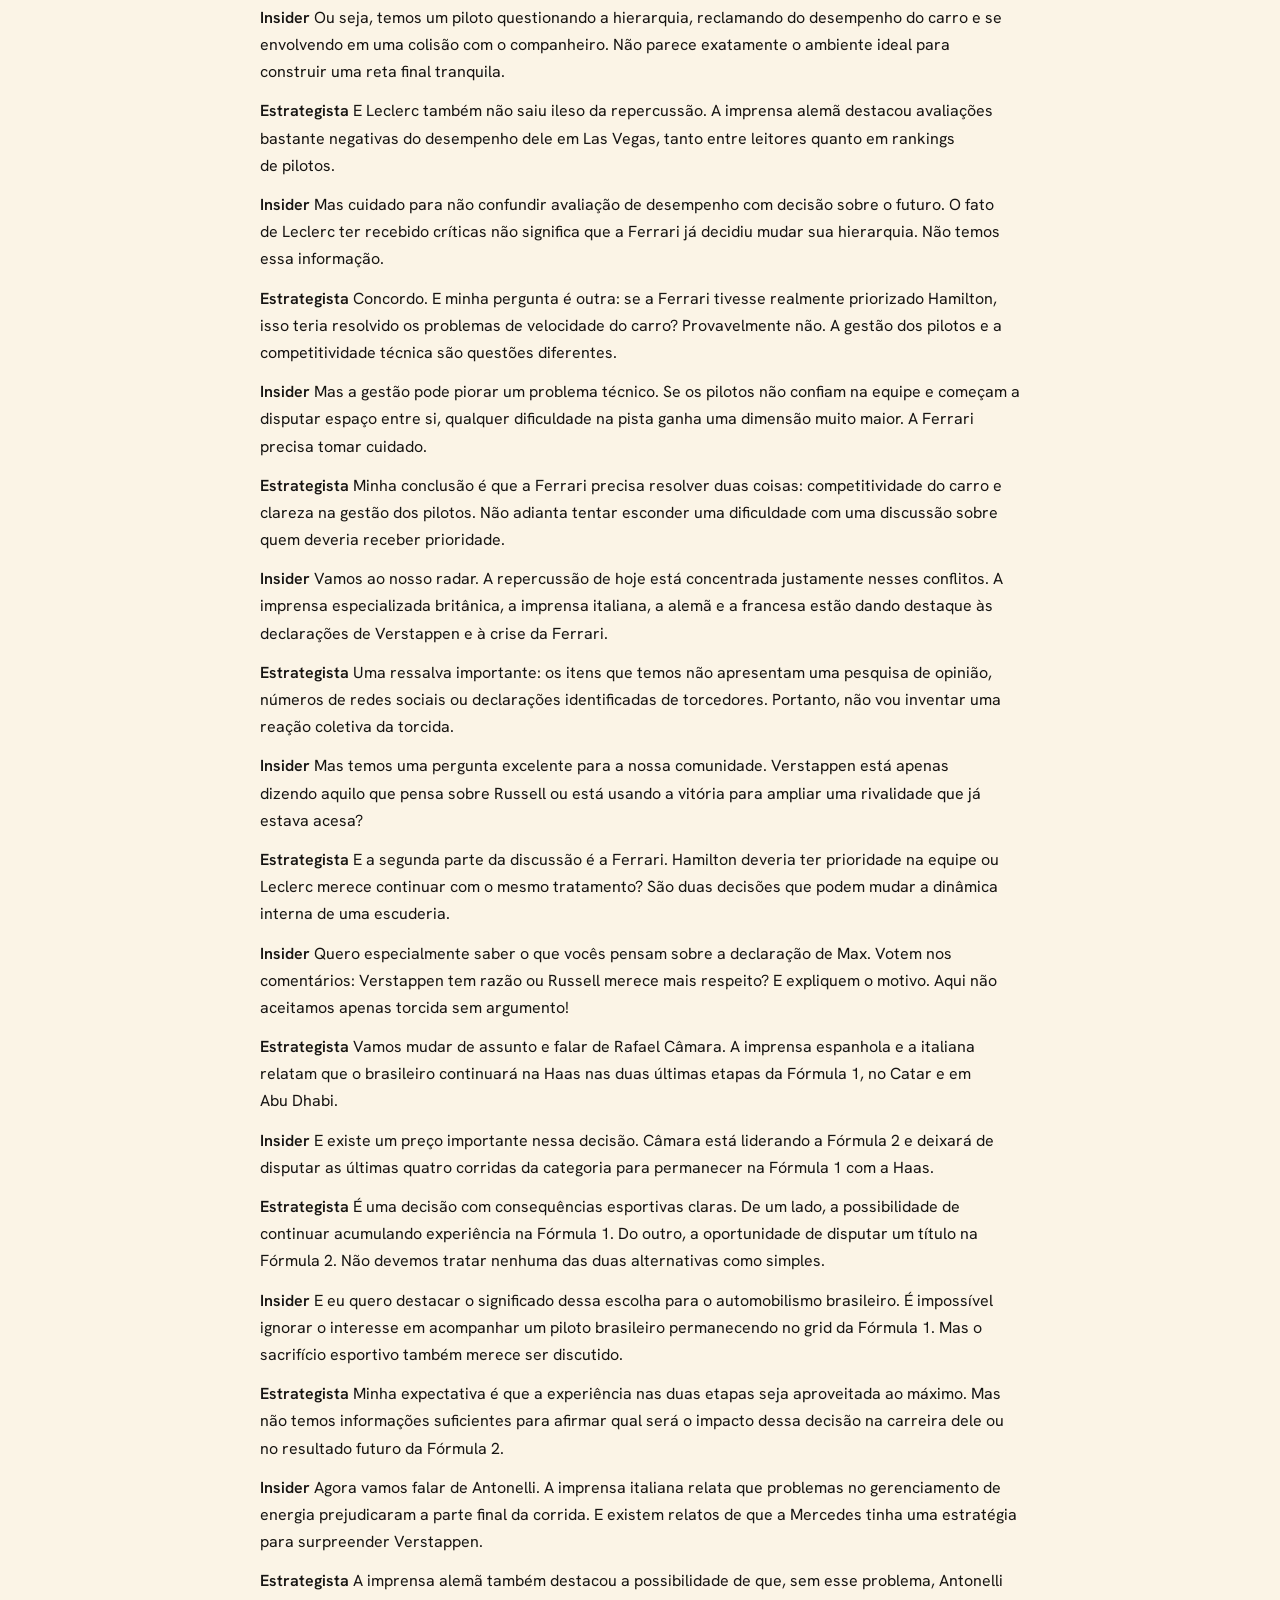
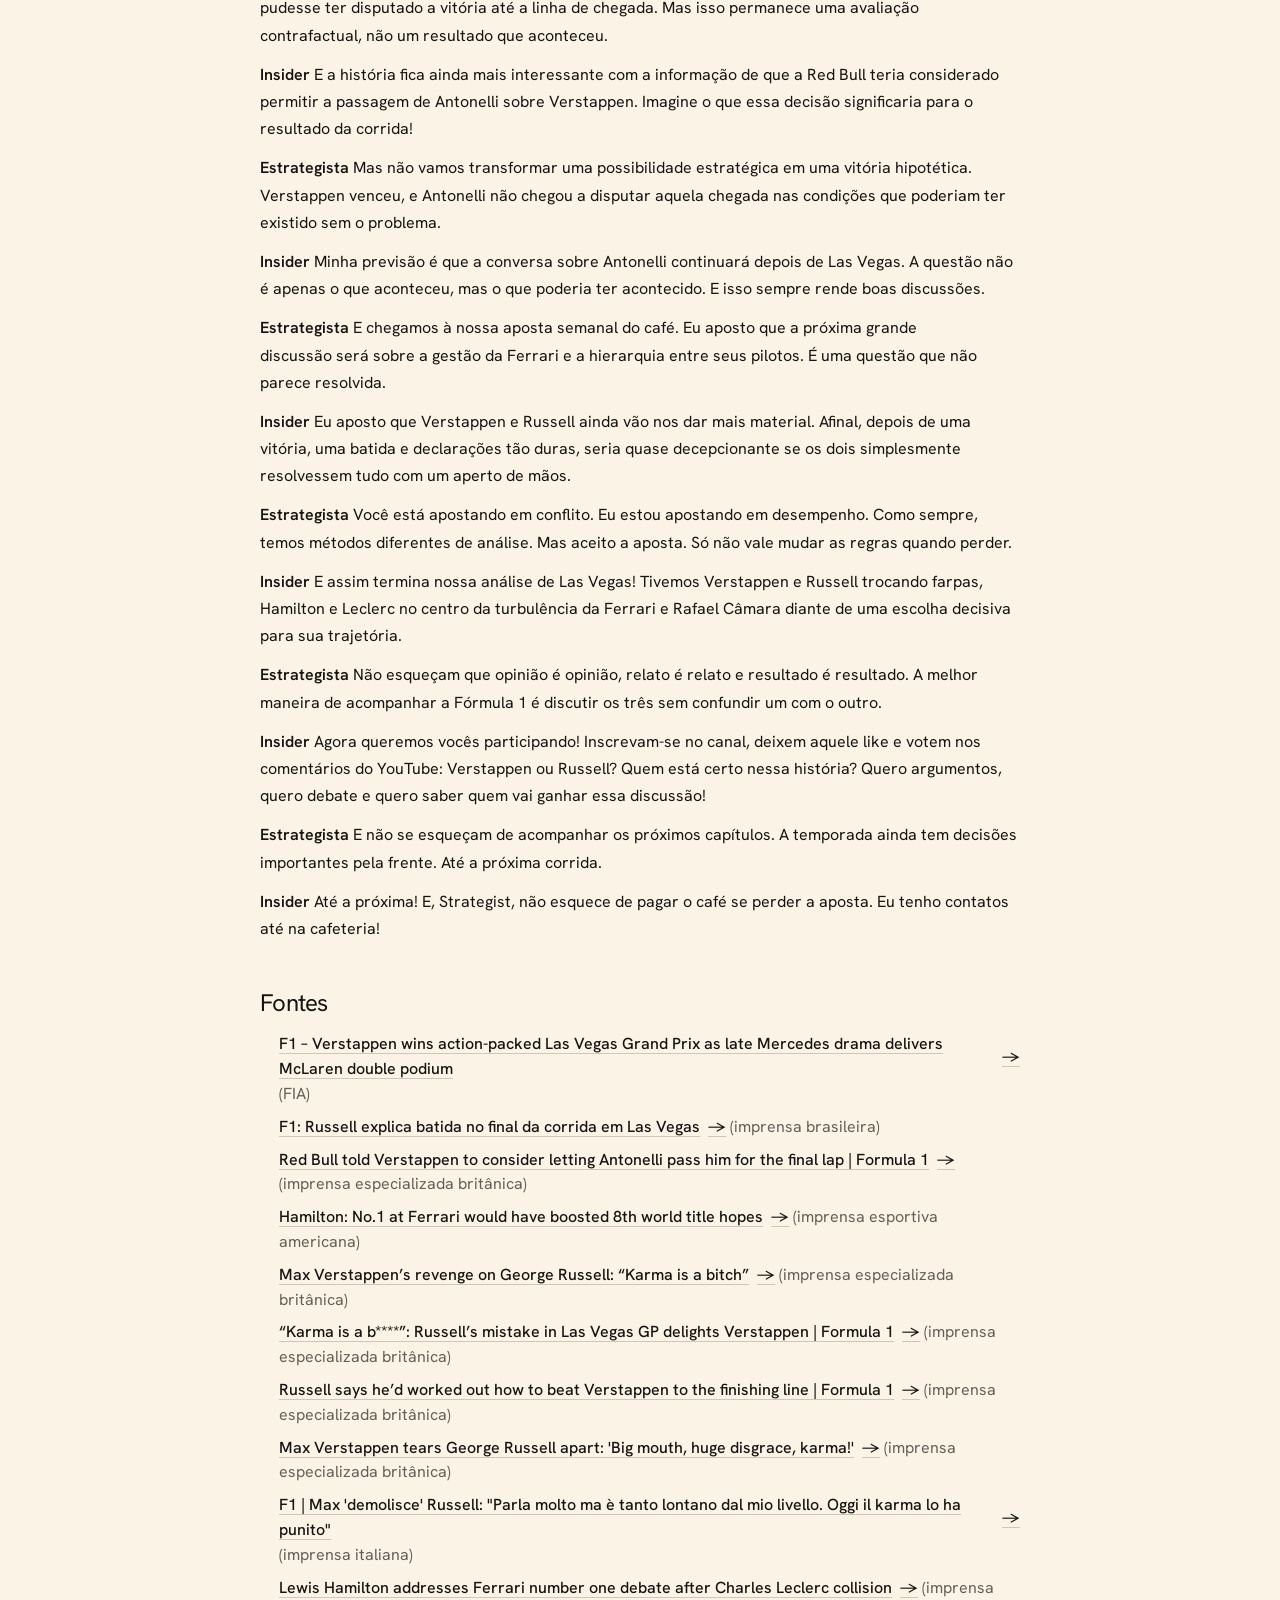
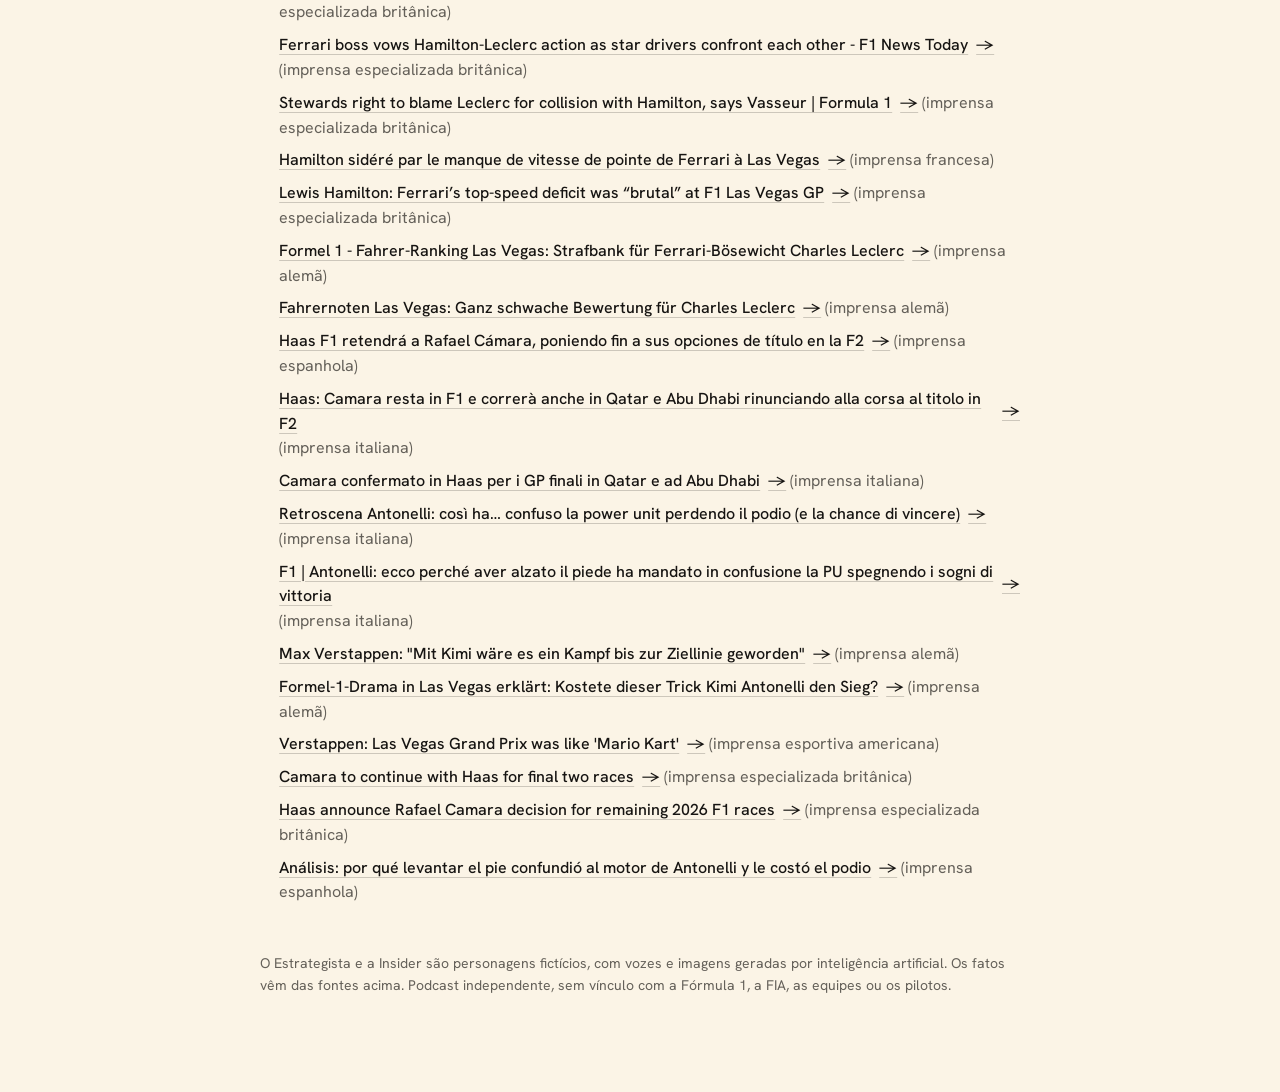
<file: episodios/002-verstappen-humilha-russell-karma-em-las-vegas-guerra-na-ferr.html>
<!doctype html>
<html lang="pt-BR" data-type="product" data-radius="soft" data-buttons="solid">
<head>
<meta charset="utf-8">
<meta name="viewport" content="width=device-width, initial-scale=1, viewport-fit=cover">
<title>VERSTAPPEN HUMILHA RUSSELL? KARMA EM LAS VEGAS, GUERRA NA FERRARI E O FUTURO DE RAFAEL CÂMARA · Tele Paddock</title>
<meta name="description" content="Episódio 2 do Tele Paddock, podcast de Fórmula 1 em quadrinhos: Verstappen x Russell: karma, batida e guerra de declarações; Ferrari em crise: Hamilton quer prioridade e Leclerc está na mira; Rafael Câmara: F1 agora, título da F2 depois?">
<link rel="canonical" href="https://telepaddock.github.io/podcast/episodios/002-verstappen-humilha-russell-karma-em-las-vegas-guerra-na-ferr.html">
<meta property="og:type" content="article">
<meta property="og:title" content="VERSTAPPEN HUMILHA RUSSELL? KARMA EM LAS VEGAS, GUERRA NA FERRARI E O FUTURO DE RAFAEL CÂMARA">
<meta property="og:description" content="Episódio 2 do Tele Paddock, podcast de Fórmula 1 em quadrinhos: Verstappen x Russell: karma, batida e guerra de declarações; Ferrari em crise: Hamilton quer prioridade e Leclerc está na mira; Rafael Câmara: F1 agora, título da F2 depois?">
<meta property="og:image" content="https://telepaddock.github.io/podcast/episodes/5-11.jpg">
<meta name="twitter:card" content="summary_large_image">
<link rel="icon" href="../img/favicon.png" type="image/png">
<meta name="theme-color" content="#fbf4e6">
<link rel="preconnect" href="https://fonts.googleapis.com">
<link rel="preconnect" href="https://fonts.gstatic.com" crossorigin>
<link href="https://fonts.googleapis.com/css2?family=Hanken+Grotesk:wght@400..700&display=swap" rel="stylesheet">
<link rel="stylesheet" href="../assets/system.css">
<style>
:root {
  --p-bg: #fbf4e6; --p-surface: #f3e7cf; --p-ink: #161412; --p-muted: #646059;
  --p-accent: #ffd23f; --p-accent-ink: #111111; --p-action: #161412; --p-action-ink: #fbf4e6;
  --font-display: "Hanken Grotesk", system-ui, sans-serif;
  --font-text: "Hanken Grotesk", system-ui, sans-serif;
  --display-weight: 400; --display-tracking: -0.03em;
}
body { background: var(--p-bg); color: var(--p-ink); }
.ep { width: min(100% - 48px, 760px); margin: 0 auto; padding: 32px 0 96px; }
.ep-top { display: flex; align-items: center; gap: 12px; min-height: 56px; text-decoration: none; color: inherit; }
.ep-top img { width: 32px; height: 32px; border-radius: 50%; border: 2px solid var(--p-ink); }
.ep h1 { font-size: clamp(30px, 4vw, 44px); line-height: 1.1; margin: 24px 0 8px; }
.ep h2 { font-size: 24px; margin: 48px 0 16px; }
.ep-meta { color: var(--p-muted); margin: 0 0 24px; }
.ep-cover { width: 100%; aspect-ratio: 16 / 9; object-fit: cover; border-radius: 12px; display: block; }
.ep audio { width: 100%; margin: 24px 0 16px; }
.ep ul { padding-left: 1.2em; display: grid; gap: 8px; }
.ep-line { margin: 0 0 12px; line-height: 1.7; }
.ep-speaker { font-weight: 600; }
.ep-question { background: var(--p-surface); padding: 16px; border-radius: 12px; }
.ep-note { color: var(--p-muted); font-size: 14px; margin-top: 48px; }
</style>
<script type="application/ld+json">{"@context": "https://schema.org", "@type": "PodcastEpisode", "name": "VERSTAPPEN HUMILHA RUSSELL? KARMA EM LAS VEGAS, GUERRA NA FERRARI E O FUTURO DE RAFAEL CÂMARA", "episodeNumber": 2, "datePublished": "2026-11-23", "timeRequired": "PT14M", "description": "Episódio 2 do Tele Paddock, podcast de Fórmula 1 em quadrinhos: Verstappen x Russell: karma, batida e guerra de declarações; Ferrari em crise: Hamilton quer prioridade e Leclerc está na mira; Rafael Câmara: F1 agora, título da F2 depois?", "url": "https://telepaddock.github.io/podcast/episodios/002-verstappen-humilha-russell-karma-em-las-vegas-guerra-na-ferr.html", "image": "https://telepaddock.github.io/podcast/episodes/5-11.jpg", "associatedMedia": {"@type": "MediaObject", "contentUrl": "https://telepaddock.github.io/podcast/episodes/5-11.mp3"}, "partOfSeries": {"@type": "PodcastSeries", "name": "Tele Paddock", "url": "https://telepaddock.github.io/podcast/"}, "inLanguage": "pt-BR"}</script>
</head>
<body>
<main class="ep">
  <a class="ep-top" href="../"><img src="../img/favicon.png" alt="" width="32" height="32">Tele Paddock</a>
  <h1>VERSTAPPEN HUMILHA RUSSELL? KARMA EM LAS VEGAS, GUERRA NA FERRARI E O FUTURO DE RAFAEL CÂMARA</h1>
  <p class="ep-meta">Episódio 2 · 23 de novembro de 2026 · 14 min 23 s</p>
  <img class="ep-cover" src="https://telepaddock.github.io/podcast/episodes/5-11.jpg" alt="Capa do episódio 2 do Tele Paddock" width="1280" height="720">
  <audio controls preload="none" src="https://telepaddock.github.io/podcast/episodes/5-11.mp3" aria-label="Ouvir o episódio"></audio>
  <div class="btn-row"><a class="btn btn--primary" href="https://www.youtube.com/watch?v=AID3I5rtm9s">Assistir no YouTube</a><a class="btn btn--secondary" href="../">Ver todos os episódios</a></div>
  <p class="ep-question">🗳️ Quem tem razão na guerra Verstappen x Russell? Verstappen ou Russell? Vote nos comentários do YouTube.</p>
  <h2>Neste episódio</h2>
  <ul><li><strong>Verstappen x Russell: karma, batida e guerra de declarações</strong> Verstappen vence em Las Vegas, Russell admite uma manobra de alto risco que terminou em batida e o holandês dispara que o rival está muito abaixo do seu nível. A rivalidade ganha novos capítulos na repercussão desta segunda-feira.</li><li><strong>Ferrari em crise: Hamilton quer prioridade e Leclerc está na mira</strong> Hamilton acredita que poderia ter conquistado o oitavo título se a Ferrari o tivesse priorizado. A colisão com Leclerc em Las Vegas aumenta a tensão, enquanto Vasseur responsabiliza o monegasco pelo incidente.</li><li><strong>Rafael Câmara: F1 agora, título da F2 depois?</strong> A Haas manterá Rafael Câmara nas duas últimas etapas da temporada de Fórmula 1, no Catar e em Abu Dhabi. A decisão significa abrir mão das últimas quatro corridas da Fórmula 2, onde o brasileiro lidera o campeonato.</li><li><strong>Antonelli, Verstappen e a vitória que poderia ter acontecido</strong> Relatos da imprensa apontam que a Mercedes enfrentou problemas de gerenciamento de energia com Antonelli na reta final de Las Vegas. A Red Bull também teria considerado permitir a ultrapassagem do italiano sobre Verstappen.</li></ul>
  <h2>Transcrição</h2>
  <p class="ep-line"><span class="ep-speaker">Insider</span> Las Vegas terminou com uma vitória de Verstappen, uma batida de Russell e uma declaração que praticamente incendiou o paddock. Max chamou isso de karma. E disse que George está muito abaixo do nível dele. Bom dia, meu povo! Hoje temos rivalidade, guerra interna na Ferrari e um brasileiro diante de uma decisão gigantesca.</p><p class="ep-line"><span class="ep-speaker">Estrategista</span> Bom dia. Eu preparei uma análise da corrida, separei os acontecimentos e organizei tudo cronologicamente. Mas aparentemente a primeira coisa que precisamos discutir é uma guerra de egos. Excelente utilização do tempo disponível.</p><p class="ep-line"><span class="ep-speaker">Insider</span> Ah, não começa! Você pode organizar suas planilhas depois. Primeiro quero saber: Verstappen está simplesmente dizendo o que pensa ou passou um pouco do ponto? Porque essa história com Russell está longe de terminar.</p><p class="ep-line"><span class="ep-speaker">Estrategista</span> E você já escolheu um lado antes mesmo de apresentar as evidências. Isso é preocupante. Pelo menos eu tenho a vantagem de separar o que aconteceu daquilo que cada piloto gostaria que tivesse acontecido.</p><p class="ep-line"><span class="ep-speaker">Insider</span> Então fica com a gente até o final. Quero ouvir a opinião de vocês: Verstappen tem razão ou Russell merece mais respeito? E não vale fugir da votação como piloto que encontra bandeira amarela no momento errado!</p><p class="ep-line"><span class="ep-speaker">Estrategista</span> Vamos aos fatos. A FIA registrou a terceira vitória de Max Verstappen no Grande Prêmio de Las Vegas. A corrida teve disputa com a Mercedes, drama na parte final e um pódio duplo para a McLaren.</p><p class="ep-line"><span class="ep-speaker">Insider</span> E a notícia que dominou a conversa depois da corrida: George Russell bateu quando faltavam três voltas para o final. A imprensa brasileira relata que ele admitiu ter feito uma manobra de alto risco tentando garantir a vitória.</p><p class="ep-line"><span class="ep-speaker">Estrategista</span> Também temos o comentário de Verstappen sobre o incidente, a discussão sobre a prioridade de Hamilton na Ferrari e a decisão da Haas envolvendo Rafael Câmara.</p><p class="ep-line"><span class="ep-speaker">Insider</span> E atenção a Antonelli. A imprensa especializada britânica relata que a Red Bull chegou a considerar pedir a Verstappen que deixasse o italiano passar na última volta. Isso muda bastante a leitura do final da corrida.</p><p class="ep-line"><span class="ep-speaker">Estrategista</span> E, para completar, Hamilton voltou a falar sobre a possibilidade de ter sido priorizado pela Ferrari. Estamos diante de uma equipe que parece ter tantos problemas internos quanto externos.</p><p class="ep-line"><span class="ep-speaker">Insider</span> Vamos ao prato principal. Verstappen contra Russell. E quero começar pelo detalhe mais interessante: a rivalidade não nasceu na batida. Já existia tensão entre os dois depois de um incidente nos treinos livres de sexta-feira, em Las Vegas.</p><p class="ep-line"><span class="ep-speaker">Estrategista</span> Exatamente. A imprensa especializada britânica relata que Verstappen respondeu às críticas anteriores de Russell depois de vencer a corrida. A declaração foi bastante agressiva e não deixa dúvidas sobre o nível de irritação entre os dois.</p><p class="ep-line"><span class="ep-speaker">Insider</span> E ele não economizou palavras. Disse que Russell estava muito abaixo do nível dele e classificou o desfecho como karma. É uma daquelas respostas que não precisam de interpretação: Max queria que a mensagem chegasse diretamente ao destinatário.</p><p class="ep-line"><span class="ep-speaker">Estrategista</span> A imprensa especializada britânica também descreveu a reação como um ataque particularmente duro. Mas precisamos ter cuidado: uma vitória não transforma automaticamente todas as opiniões do vencedor em verdades absolutas.</p><p class="ep-line"><span class="ep-speaker">Insider</span> Olha só quem está defendendo Russell! Não acredito. Eu esperava uma análise técnica, mas encontrei um advogado de defesa. Vai dizer que Verstappen não tem motivos para estar irritado?</p><p class="ep-line"><span class="ep-speaker">Estrategista</span> Não disse isso. Estou dizendo que precisamos distinguir desempenho, comportamento e rivalidade. Verstappen venceu. Russell terminou a corrida envolvido em uma batida. São acontecimentos diferentes de uma avaliação geral da capacidade de cada piloto.</p><p class="ep-line"><span class="ep-speaker">Insider</span> Mas a imprensa especializada britânica trouxe outro detalhe: Russell disse que tinha encontrado uma estratégia melhor de utilização de energia para superar Verstappen na chegada. Ele acreditava que poderia vencer. E acabou fora da disputa depois da manobra.</p><p class="ep-line"><span class="ep-speaker">Estrategista</span> Esse detalhe é importante. Russell não estava simplesmente esperando um milagre. Segundo o relato, acreditava ter uma alternativa estratégica para atacar. Mas a tentativa de transformar essa vantagem em ultrapassagem terminou em uma manobra de alto risco.</p><p class="ep-line"><span class="ep-speaker">Insider</span> E aqui entra minha pergunta: até onde vai a coragem e onde começa o excesso? Porque se Russell conseguisse aquela manobra, provavelmente estaríamos discutindo a ousadia dele. Como terminou em batida, estamos discutindo o erro.</p><p class="ep-line"><span class="ep-speaker">Estrategista</span> Isso é uma boa provocação. O resultado não deve ser o único critério para avaliar a decisão. Mas também não podemos ignorar que o próprio Russell reconheceu o risco. Essa admissão pesa na análise.</p><p class="ep-line"><span class="ep-speaker">Insider</span> Agora quero falar da reação de Max. A imprensa especializada britânica repercutiu várias declarações duras, inclusive a ideia de que Russell fala muito, mas está distante do nível dele. Isso ultrapassa a crítica esportiva e entra no território pessoal da rivalidade.</p><p class="ep-line"><span class="ep-speaker">Estrategista</span> A imprensa italiana também destacou a declaração sobre a falta de respeito entre os pilotos e a avaliação de que o karma teria punido Russell. É um sinal de que essa discussão ganhou repercussão internacional.</p><p class="ep-line"><span class="ep-speaker">Insider</span> E você continua sem responder! Quem tem razão? Porque eu acho que Max tem todo o direito de comemorar uma vitória e responder às provocações. Mas será que precisava transformar isso em uma declaração tão pessoal?</p><p class="ep-line"><span class="ep-speaker">Estrategista</span> Minha avaliação é que os dois precisam assumir suas responsabilidades. Russell reconheceu o risco da manobra. Verstappen escolheu responder com ataques pessoais. Um episódio não apaga o outro.</p><p class="ep-line"><span class="ep-speaker">Insider</span> Resposta diplomática. Você está tentando não perder o café da nossa aposta semanal. Mas eu vou insistir: se fosse você no lugar de Russell, teria tentado aquela ultrapassagem?</p><p class="ep-line"><span class="ep-speaker">Estrategista</span> Dependeria das condições da disputa. E eu gostaria de ver todos os dados antes de tomar uma decisão. O que posso dizer é que uma estratégia de energia só é útil quando consegue ser convertida em resultado na pista.</p><p class="ep-line"><span class="ep-speaker">Insider</span> Pronto! Lá vem ele com a telemetria. Enquanto isso, eu tenho uma pergunta muito mais simples: Max está certo em dizer que Russell está abaixo do nível dele ou está apenas aproveitando o momento para provocar?</p><p class="ep-line"><span class="ep-speaker">Estrategista</span> Eu não colocaria uma carreira inteira dentro de uma declaração depois de uma corrida. Verstappen demonstrou seu desempenho em Las Vegas. Mas a comparação entre os dois precisa considerar muito mais do que esse episódio.</p><p class="ep-line"><span class="ep-speaker">Insider</span> Justo. Mas se tem uma coisa que essa história demonstra é que a relação entre os dois continua bastante complicada. E, sinceramente, eu não apostaria que essa foi a última troca de farpas da temporada.</p><p class="ep-line"><span class="ep-speaker">Estrategista</span> E enquanto eles trocam declarações, existe outra história que merece atenção: a situação da Ferrari. Porque ali a tensão não envolve apenas adversários. Envolve dois pilotos da mesma equipe.</p><p class="ep-line"><span class="ep-speaker">Insider</span> Agora chegamos à minha especialidade. Política interna, hierarquia e disputas de poder. Hamilton acredita que poderia ter conquistado o oitavo título mundial se a Ferrari tivesse dado prioridade a ele em vez de Leclerc.</p><p class="ep-line"><span class="ep-speaker">Estrategista</span> É uma declaração muito forte. Estamos falando de uma hipótese sobre o resultado de um campeonato. Não é possível tratar essa possibilidade como se fosse um título que ele efetivamente deixou de conquistar por causa da decisão da equipe.</p><p class="ep-line"><span class="ep-speaker">Insider</span> Mas pense no recado. Hamilton está questionando a estratégia de gestão da Ferrari. E isso ganha outra dimensão quando lembramos que ele e Leclerc voltaram a se envolver em uma colisão em Las Vegas.</p><p class="ep-line"><span class="ep-speaker">Estrategista</span> A imprensa especializada britânica relata que Frederic Vasseur afirmou que os comissários estavam certos ao responsabilizar Leclerc pela colisão. Segundo ele, a equipe havia transmitido uma mensagem ao piloto cinco curvas antes do incidente.</p><p class="ep-line"><span class="ep-speaker">Insider</span> Isso é particularmente delicado. Quando o chefe da equipe faz uma declaração dessas, não estamos falando apenas de uma discussão entre pilotos. Estamos falando de responsabilidade interna e de como a Ferrari pretende administrar seus dois principais nomes.</p><p class="ep-line"><span class="ep-speaker">Estrategista</span> E existe um problema adicional. Hamilton também reclamou do déficit de velocidade máxima da Ferrari em Las Vegas. A imprensa francesa relatou que ele considerou esse déficit ainda mais brutal do que esperava.</p><p class="ep-line"><span class="ep-speaker">Insider</span> Ou seja, temos um piloto questionando a hierarquia, reclamando do desempenho do carro e se envolvendo em uma colisão com o companheiro. Não parece exatamente o ambiente ideal para construir uma reta final tranquila.</p><p class="ep-line"><span class="ep-speaker">Estrategista</span> E Leclerc também não saiu ileso da repercussão. A imprensa alemã destacou avaliações bastante negativas do desempenho dele em Las Vegas, tanto entre leitores quanto em rankings de pilotos.</p><p class="ep-line"><span class="ep-speaker">Insider</span> Mas cuidado para não confundir avaliação de desempenho com decisão sobre o futuro. O fato de Leclerc ter recebido críticas não significa que a Ferrari já decidiu mudar sua hierarquia. Não temos essa informação.</p><p class="ep-line"><span class="ep-speaker">Estrategista</span> Concordo. E minha pergunta é outra: se a Ferrari tivesse realmente priorizado Hamilton, isso teria resolvido os problemas de velocidade do carro? Provavelmente não. A gestão dos pilotos e a competitividade técnica são questões diferentes.</p><p class="ep-line"><span class="ep-speaker">Insider</span> Mas a gestão pode piorar um problema técnico. Se os pilotos não confiam na equipe e começam a disputar espaço entre si, qualquer dificuldade na pista ganha uma dimensão muito maior. A Ferrari precisa tomar cuidado.</p><p class="ep-line"><span class="ep-speaker">Estrategista</span> Minha conclusão é que a Ferrari precisa resolver duas coisas: competitividade do carro e clareza na gestão dos pilotos. Não adianta tentar esconder uma dificuldade com uma discussão sobre quem deveria receber prioridade.</p><p class="ep-line"><span class="ep-speaker">Insider</span> Vamos ao nosso radar. A repercussão de hoje está concentrada justamente nesses conflitos. A imprensa especializada britânica, a imprensa italiana, a alemã e a francesa estão dando destaque às declarações de Verstappen e à crise da Ferrari.</p><p class="ep-line"><span class="ep-speaker">Estrategista</span> Uma ressalva importante: os itens que temos não apresentam uma pesquisa de opinião, números de redes sociais ou declarações identificadas de torcedores. Portanto, não vou inventar uma reação coletiva da torcida.</p><p class="ep-line"><span class="ep-speaker">Insider</span> Mas temos uma pergunta excelente para a nossa comunidade. Verstappen está apenas dizendo aquilo que pensa sobre Russell ou está usando a vitória para ampliar uma rivalidade que já estava acesa?</p><p class="ep-line"><span class="ep-speaker">Estrategista</span> E a segunda parte da discussão é a Ferrari. Hamilton deveria ter prioridade na equipe ou Leclerc merece continuar com o mesmo tratamento? São duas decisões que podem mudar a dinâmica interna de uma escuderia.</p><p class="ep-line"><span class="ep-speaker">Insider</span> Quero especialmente saber o que vocês pensam sobre a declaração de Max. Votem nos comentários: Verstappen tem razão ou Russell merece mais respeito? E expliquem o motivo. Aqui não aceitamos apenas torcida sem argumento!</p><p class="ep-line"><span class="ep-speaker">Estrategista</span> Vamos mudar de assunto e falar de Rafael Câmara. A imprensa espanhola e a italiana relatam que o brasileiro continuará na Haas nas duas últimas etapas da Fórmula 1, no Catar e em Abu Dhabi.</p><p class="ep-line"><span class="ep-speaker">Insider</span> E existe um preço importante nessa decisão. Câmara está liderando a Fórmula 2 e deixará de disputar as últimas quatro corridas da categoria para permanecer na Fórmula 1 com a Haas.</p><p class="ep-line"><span class="ep-speaker">Estrategista</span> É uma decisão com consequências esportivas claras. De um lado, a possibilidade de continuar acumulando experiência na Fórmula 1. Do outro, a oportunidade de disputar um título na Fórmula 2. Não devemos tratar nenhuma das duas alternativas como simples.</p><p class="ep-line"><span class="ep-speaker">Insider</span> E eu quero destacar o significado dessa escolha para o automobilismo brasileiro. É impossível ignorar o interesse em acompanhar um piloto brasileiro permanecendo no grid da Fórmula 1. Mas o sacrifício esportivo também merece ser discutido.</p><p class="ep-line"><span class="ep-speaker">Estrategista</span> Minha expectativa é que a experiência nas duas etapas seja aproveitada ao máximo. Mas não temos informações suficientes para afirmar qual será o impacto dessa decisão na carreira dele ou no resultado futuro da Fórmula 2.</p><p class="ep-line"><span class="ep-speaker">Insider</span> Agora vamos falar de Antonelli. A imprensa italiana relata que problemas no gerenciamento de energia prejudicaram a parte final da corrida. E existem relatos de que a Mercedes tinha uma estratégia para surpreender Verstappen.</p><p class="ep-line"><span class="ep-speaker">Estrategista</span> A imprensa alemã também destacou a possibilidade de que, sem esse problema, Antonelli pudesse ter disputado a vitória até a linha de chegada. Mas isso permanece uma avaliação contrafactual, não um resultado que aconteceu.</p><p class="ep-line"><span class="ep-speaker">Insider</span> E a história fica ainda mais interessante com a informação de que a Red Bull teria considerado permitir a passagem de Antonelli sobre Verstappen. Imagine o que essa decisão significaria para o resultado da corrida!</p><p class="ep-line"><span class="ep-speaker">Estrategista</span> Mas não vamos transformar uma possibilidade estratégica em uma vitória hipotética. Verstappen venceu, e Antonelli não chegou a disputar aquela chegada nas condições que poderiam ter existido sem o problema.</p><p class="ep-line"><span class="ep-speaker">Insider</span> Minha previsão é que a conversa sobre Antonelli continuará depois de Las Vegas. A questão não é apenas o que aconteceu, mas o que poderia ter acontecido. E isso sempre rende boas discussões.</p><p class="ep-line"><span class="ep-speaker">Estrategista</span> E chegamos à nossa aposta semanal do café. Eu aposto que a próxima grande discussão será sobre a gestão da Ferrari e a hierarquia entre seus pilotos. É uma questão que não parece resolvida.</p><p class="ep-line"><span class="ep-speaker">Insider</span> Eu aposto que Verstappen e Russell ainda vão nos dar mais material. Afinal, depois de uma vitória, uma batida e declarações tão duras, seria quase decepcionante se os dois simplesmente resolvessem tudo com um aperto de mãos.</p><p class="ep-line"><span class="ep-speaker">Estrategista</span> Você está apostando em conflito. Eu estou apostando em desempenho. Como sempre, temos métodos diferentes de análise. Mas aceito a aposta. Só não vale mudar as regras quando perder.</p><p class="ep-line"><span class="ep-speaker">Insider</span> E assim termina nossa análise de Las Vegas! Tivemos Verstappen e Russell trocando farpas, Hamilton e Leclerc no centro da turbulência da Ferrari e Rafael Câmara diante de uma escolha decisiva para sua trajetória.</p><p class="ep-line"><span class="ep-speaker">Estrategista</span> Não esqueçam que opinião é opinião, relato é relato e resultado é resultado. A melhor maneira de acompanhar a Fórmula 1 é discutir os três sem confundir um com o outro.</p><p class="ep-line"><span class="ep-speaker">Insider</span> Agora queremos vocês participando! Inscrevam-se no canal, deixem aquele like e votem nos comentários do YouTube: Verstappen ou Russell? Quem está certo nessa história? Quero argumentos, quero debate e quero saber quem vai ganhar essa discussão!</p><p class="ep-line"><span class="ep-speaker">Estrategista</span> E não se esqueçam de acompanhar os próximos capítulos. A temporada ainda tem decisões importantes pela frente. Até a próxima corrida.</p><p class="ep-line"><span class="ep-speaker">Insider</span> Até a próxima! E, Strategist, não esquece de pagar o café se perder a aposta. Eu tenho contatos até na cafeteria!</p>
  <h2>Fontes</h2>
  <ul><li><a class="link" href="https://www.fia.com/news/f1-verstappen-wins-action-packed-las-vegas-grand-prix-late-mercedes-drama-delivers-mclaren" rel="nofollow noopener">F1 – Verstappen wins action-packed Las Vegas Grand Prix as late Mercedes drama delivers McLaren double podium</a> <span class="muted">(FIA)</span></li><li><a class="link" href="https://motorsport.uol.com.br/f1/news/f1-russell-explica-batida-no-final-da-corrida-em-las-vegas/10877255/?utm_source=RSS&amp;utm_medium=referral&amp;utm_campaign=RSS-F1&amp;utm_term=News&amp;utm_content=br" rel="nofollow noopener">F1: Russell explica batida no final da corrida em Las Vegas</a> <span class="muted">(imprensa brasileira)</span></li><li><a class="link" href="https://www.racefans.net/2026/11/23/red-bull-told-verstappen-to-consider-letting-antonelli-pass-him-for-the-final-lap/" rel="nofollow noopener">Red Bull told Verstappen to consider letting Antonelli pass him for the final lap | Formula 1</a> <span class="muted">(imprensa especializada britânica)</span></li><li><a class="link" href="https://www.espn.com/f1/story/_/id/50472141/lewis-hamilton-ferrari-las-vegas-grand-prix-formula-1" rel="nofollow noopener">Hamilton: No.1 at Ferrari would have boosted 8th world title hopes</a> <span class="muted">(imprensa esportiva americana)</span></li><li><a class="link" href="https://www.motorsport.com/f1/news/max-verstappens-snarky-revenge-on-george-russell-hes-so-far-below-my-level/10876804/?utm_source=RSS&amp;utm_medium=referral&amp;utm_campaign=RSS-F1&amp;utm_term=News&amp;utm_content=www" rel="nofollow noopener">Max Verstappen’s revenge on George Russell: “Karma is a bitch”</a> <span class="muted">(imprensa especializada britânica)</span></li><li><a class="link" href="https://www.racefans.net/2026/11/22/karma-is-a-b-russells-mistake-in-las-vegas-gp-delights-verstappen/" rel="nofollow noopener">“Karma is a b****”: Russell’s mistake in Las Vegas GP delights Verstappen | Formula 1</a> <span class="muted">(imprensa especializada britânica)</span></li><li><a class="link" href="https://www.racefans.net/2026/11/23/russell-says-hed-worked-out-how-to-beat-verstappen-to-the-finishing-line/" rel="nofollow noopener">Russell says he’d worked out how to beat Verstappen to the finishing line | Formula 1</a> <span class="muted">(imprensa especializada britânica)</span></li><li><a class="link" href="https://www.gpfans.com/en/f1-news/1093226/max-verstappen-george-russell-f1-2026-las-vegas-grand-prix-criticism/" rel="nofollow noopener">Max Verstappen tears George Russell apart: &#x27;Big mouth, huge disgrace, karma!&#x27;</a> <span class="muted">(imprensa especializada britânica)</span></li><li><a class="link" href="https://it.motorsport.com/f1/news/f1-max-demolisce-russell-parla-molto-ma-e-tanto-lontano-dal-mio-livello-oggi-il-karma-lo-ha-punito/10876869/?utm_source=RSS&amp;utm_medium=referral&amp;utm_campaign=RSS-F1&amp;utm_term=News&amp;utm_content=it" rel="nofollow noopener">F1 | Max &#x27;demolisce&#x27; Russell: &quot;Parla molto ma è tanto lontano dal mio livello. Oggi il karma lo ha punito&quot;</a> <span class="muted">(imprensa italiana)</span></li><li><a class="link" href="https://www.crash.net/f1/news/1110846/1/lewis-hamilton-addresses-ferrari-number-one-debate-after-charles-leclerc" rel="nofollow noopener">Lewis Hamilton addresses Ferrari number one debate after Charles Leclerc collision</a> <span class="muted">(imprensa especializada britânica)</span></li><li><a class="link" href="https://www.gpfans.com/en/f1-news/1093265/f1-news-today-ferrari-lewis-hamilton-charles-leclerc-fred-vasseur-haas-rafa-camara/" rel="nofollow noopener">Ferrari boss vows Hamilton-Leclerc action as star drivers confront each other - F1 News Today</a> <span class="muted">(imprensa especializada britânica)</span></li><li><a class="link" href="https://www.racefans.net/2026/11/23/stewards-right-to-blame-leclerc-for-collision-with-hamilton-says-vasseur/" rel="nofollow noopener">Stewards right to blame Leclerc for collision with Hamilton, says Vasseur | Formula 1</a> <span class="muted">(imprensa especializada britânica)</span></li><li><a class="link" href="https://fr.motorsport.com/f1/news/hamilton-sidere-manque-vitesse-pointe-ferrari-las-vegas/10877234/?utm_source=RSS&amp;utm_medium=referral&amp;utm_campaign=RSS-F1&amp;utm_term=News&amp;utm_content=fr" rel="nofollow noopener">Hamilton sidéré par le manque de vitesse de pointe de Ferrari à Las Vegas</a> <span class="muted">(imprensa francesa)</span></li><li><a class="link" href="https://www.motorsport.com/f1/news/lewis-hamilton-ferraris-top-speed-deficit-was-brutal-at-f1-las-vegas-gp/10876908/?utm_source=RSS&amp;utm_medium=referral&amp;utm_campaign=RSS-F1&amp;utm_term=News&amp;utm_content=www" rel="nofollow noopener">Lewis Hamilton: Ferrari’s top-speed deficit was “brutal” at F1 Las Vegas GP</a> <span class="muted">(imprensa especializada britânica)</span></li><li><a class="link" href="https://www.motorsport-magazin.com/formel1/news-301381-formel-1-fahrer-ranking-las-vegas-strafbank-fuer-ferrari-boesewicht-charles-leclerc/" rel="nofollow noopener">Formel 1 - Fahrer-Ranking Las Vegas: Strafbank für Ferrari-Bösewicht Charles Leclerc</a> <span class="muted">(imprensa alemã)</span></li><li><a class="link" href="https://www.motorsport-total.com/formel-1/news/fahrernoten-las-vegas-ganz-schwache-bewertung-fuer-charles-leclerc-26112318" rel="nofollow noopener">Fahrernoten Las Vegas: Ganz schwache Bewertung für Charles Leclerc</a> <span class="muted">(imprensa alemã)</span></li><li><a class="link" href="https://es.motorsport.com/f1/news/haas-f1-retendra-a-rafael-camara-poniendo-fin-a-sus-opciones-de-titulo-en-la-f2/10877261/?utm_source=RSS&amp;utm_medium=referral&amp;utm_campaign=RSS-F1&amp;utm_term=News&amp;utm_content=es" rel="nofollow noopener">Haas F1 retendrá a Rafael Cámara, poniendo fin a sus opciones de título en la F2</a> <span class="muted">(imprensa espanhola)</span></li><li><a class="link" href="https://it.motorsport.com/f1/news/f1-haas-camara-correra-anche-in-qatar-e-abu-dhabi-rinunciando-alla-corsa-al-titolo-in-f2/10877125/?utm_source=RSS&amp;utm_medium=referral&amp;utm_campaign=RSS-F1&amp;utm_term=News&amp;utm_content=it" rel="nofollow noopener">Haas: Camara resta in F1 e correrà anche in Qatar e Abu Dhabi rinunciando alla corsa al titolo in F2</a> <span class="muted">(imprensa italiana)</span></li><li><a class="link" href="https://www.formulapassion.it/f1/f1-news/camara-confermato-in-haas-per-gp-qatar-abu-dhabi" rel="nofollow noopener">Camara confermato in Haas per i GP finali in Qatar e ad Abu Dhabi</a> <span class="muted">(imprensa italiana)</span></li><li><a class="link" href="https://www.formulapassion.it/f1/f1-news/retroscena-kimi-antonelli-ha-confuso-power-unit-acceleratore-cosi-perso-podio-chance-vincere" rel="nofollow noopener">Retroscena Antonelli: così ha… confuso la power unit perdendo il podio (e la chance di vincere)</a> <span class="muted">(imprensa italiana)</span></li><li><a class="link" href="https://it.motorsport.com/f1/news/f1-antonelli-ecco-perche-aver-alzato-il-piede-confusione-PU-mancata-vittoria/10876873/?utm_source=RSS&amp;utm_medium=referral&amp;utm_campaign=RSS-F1&amp;utm_term=News&amp;utm_content=it" rel="nofollow noopener">F1 | Antonelli: ecco perché aver alzato il piede ha mandato in confusione la PU spegnendo i sogni di vittoria</a> <span class="muted">(imprensa italiana)</span></li><li><a class="link" href="https://de.motorsport.com/f1/news/max-verstappen-mit-kimi-waere-es-ein-kampf-bis-zur-ziellinie-geworden-26112209/3457628/?utm_source=RSS&amp;utm_medium=referral&amp;utm_campaign=RSS-F1&amp;utm_term=News&amp;utm_content=de" rel="nofollow noopener">Max Verstappen: &quot;Mit Kimi wäre es ein Kampf bis zur Ziellinie geworden&quot;</a> <span class="muted">(imprensa alemã)</span></li><li><a class="link" href="https://www.motorsport-magazin.com/formel1/news-301362-formel-1-drama-in-las-vegas-erklaert-kostete-dieser-trick-kimi-antonelli-den-sieg/" rel="nofollow noopener">Formel-1-Drama in Las Vegas erklärt: Kostete dieser Trick Kimi Antonelli den Sieg?</a> <span class="muted">(imprensa alemã)</span></li><li><a class="link" href="https://www.espn.com/f1/story/_/id/50472136/max-verstappen-mario-kart-las-vegas-grand-prix-formula-1" rel="nofollow noopener">Verstappen: Las Vegas Grand Prix was like &#x27;Mario Kart&#x27;</a> <span class="muted">(imprensa esportiva americana)</span></li><li><a class="link" href="https://www.bbc.co.uk/sport/formula1/articles/cwe9k29y7z44o?at_medium=RSS&amp;at_campaign=rss" rel="nofollow noopener">Camara to continue with Haas for final two races</a> <span class="muted">(imprensa especializada britânica)</span></li><li><a class="link" href="https://www.crash.net/f1/news/1110830/1/haas-announce-rafael-camara-decision-remaining-2026-f1-races" rel="nofollow noopener">Haas announce Rafael Camara decision for remaining 2026 F1 races</a> <span class="muted">(imprensa especializada britânica)</span></li><li><a class="link" href="https://es.motorsport.com/f1/news/analisis-problema-motor-antonelli-final-vegas-2026/10876896/?utm_source=RSS&amp;utm_medium=referral&amp;utm_campaign=RSS-F1&amp;utm_term=News&amp;utm_content=es" rel="nofollow noopener">Análisis: por qué levantar el pie confundió al motor de Antonelli y le costó el podio</a> <span class="muted">(imprensa espanhola)</span></li></ul>
  <p class="ep-note">O Estrategista e a Insider são personagens fictícios, com vozes e imagens geradas por inteligência artificial. Os fatos vêm das fontes acima. Podcast independente, sem vínculo com a Fórmula 1, a FIA, as equipes ou os pilotos.</p>
</main>
</body>
</html>
</file>
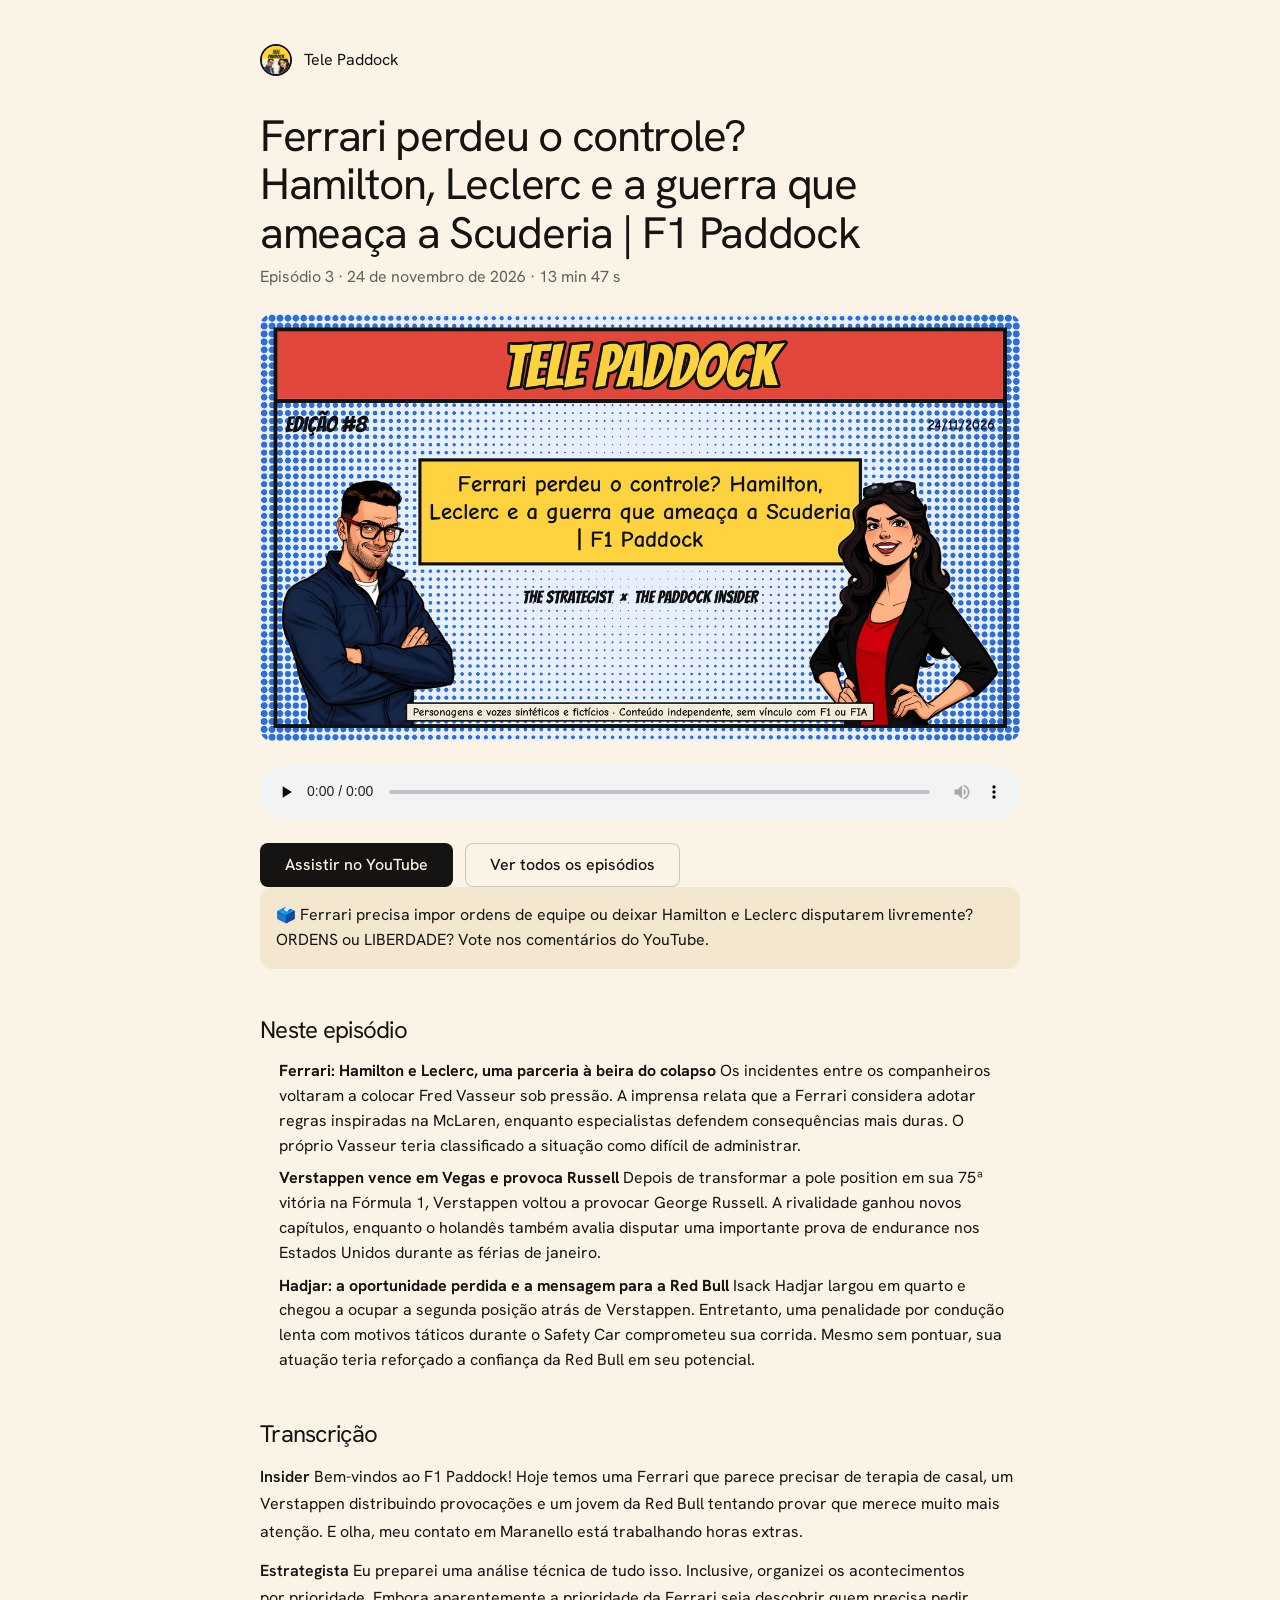
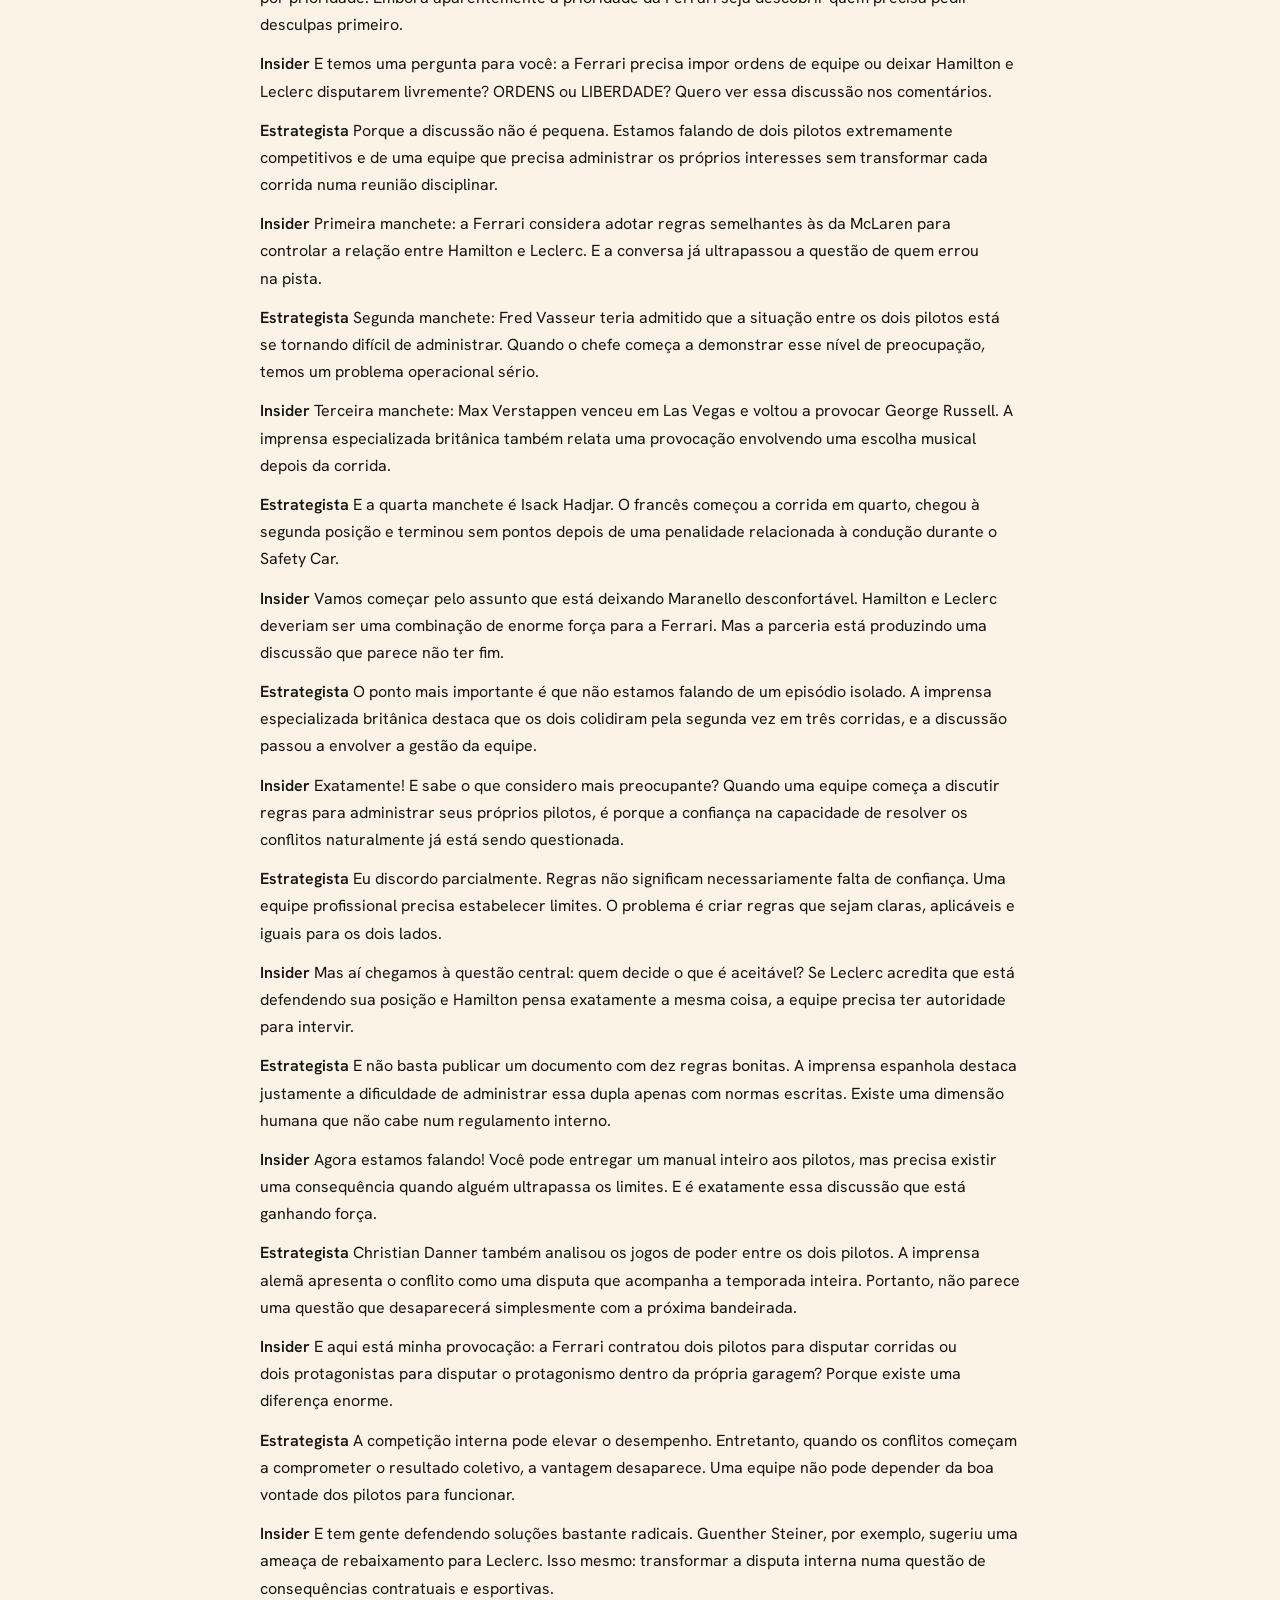
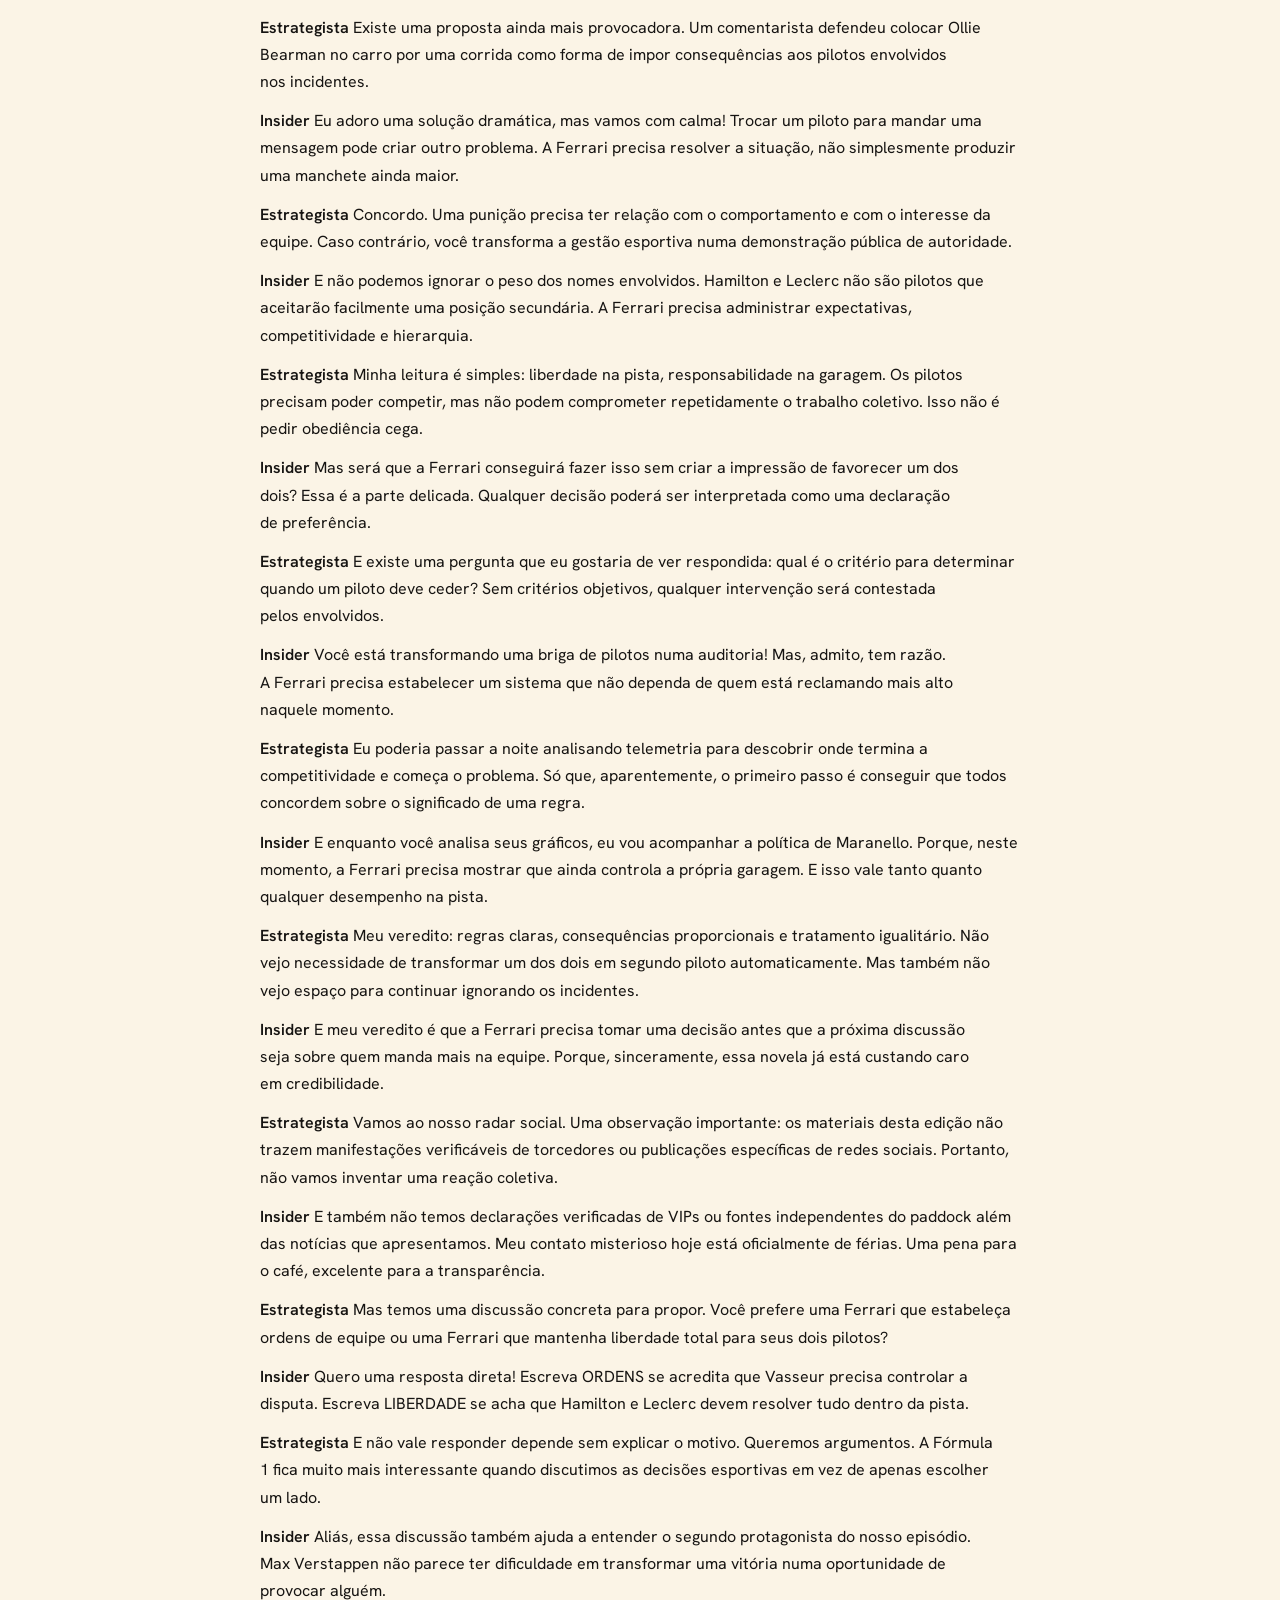
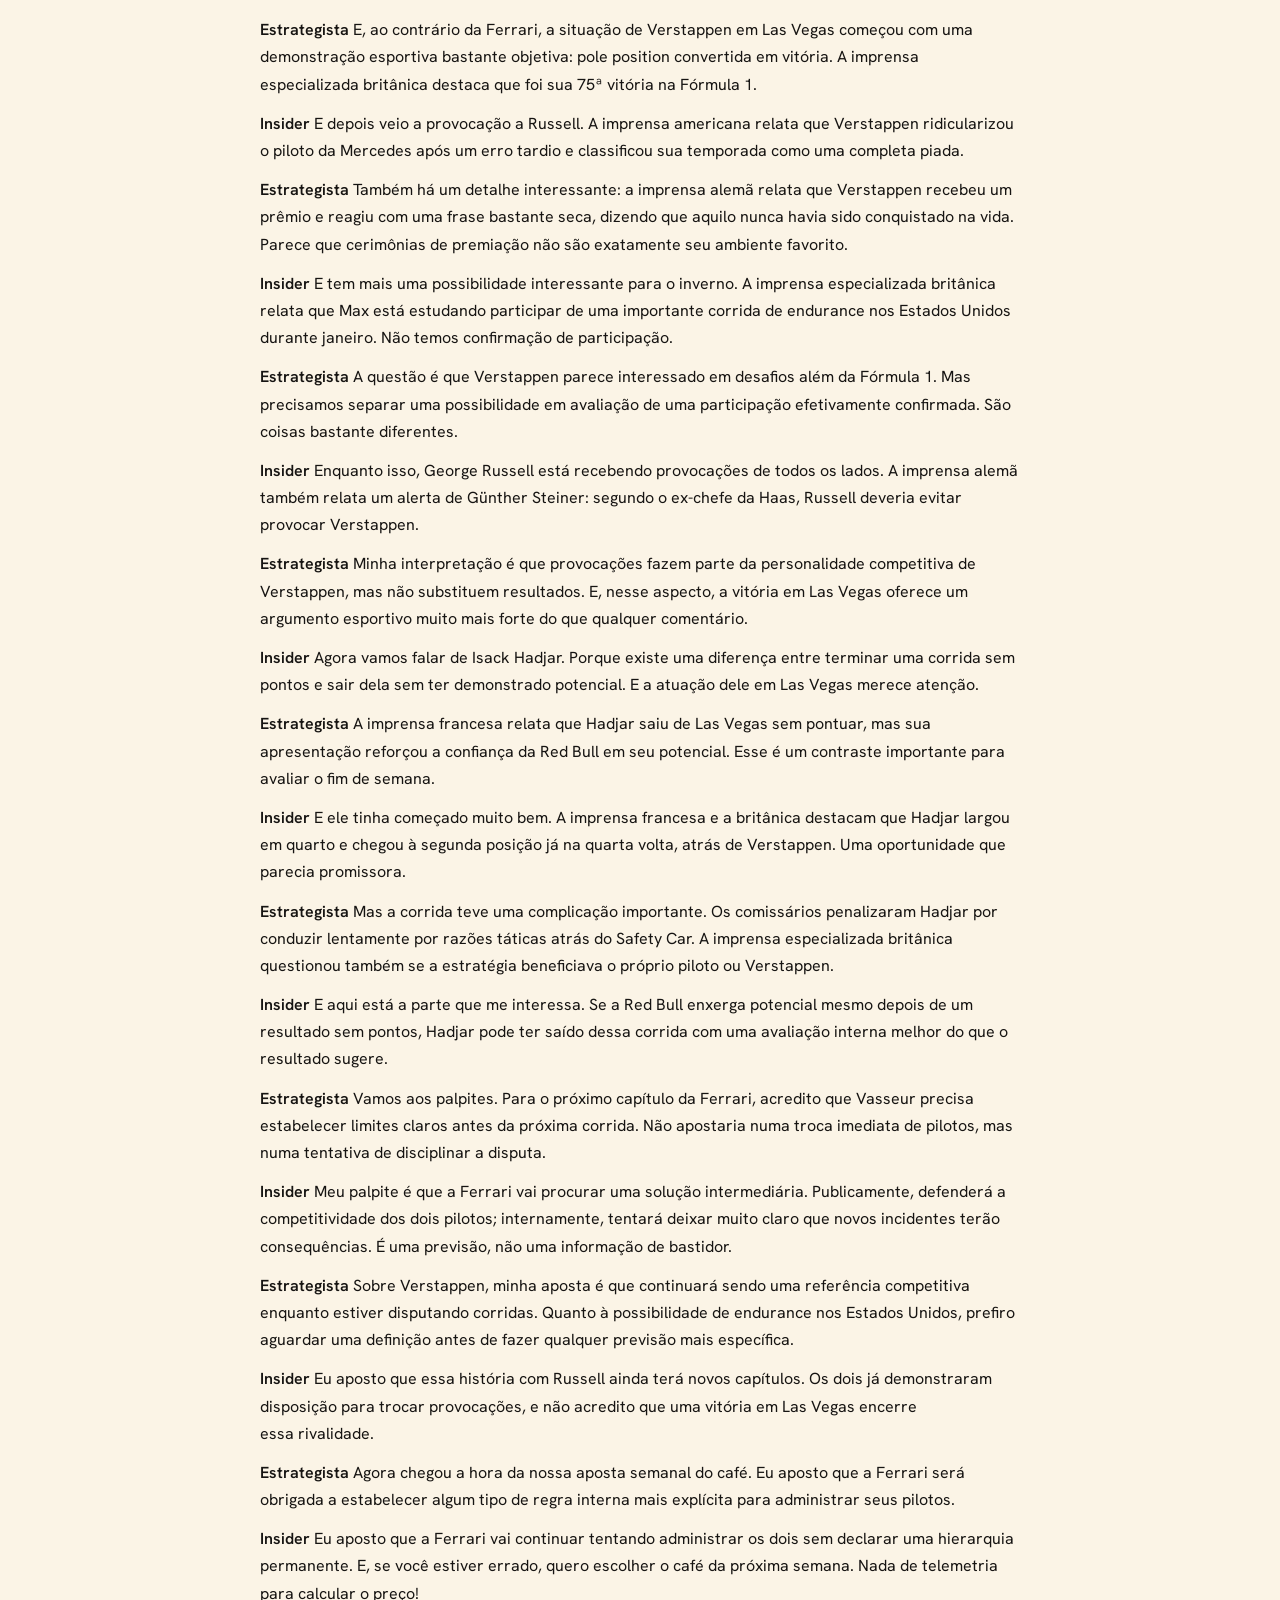
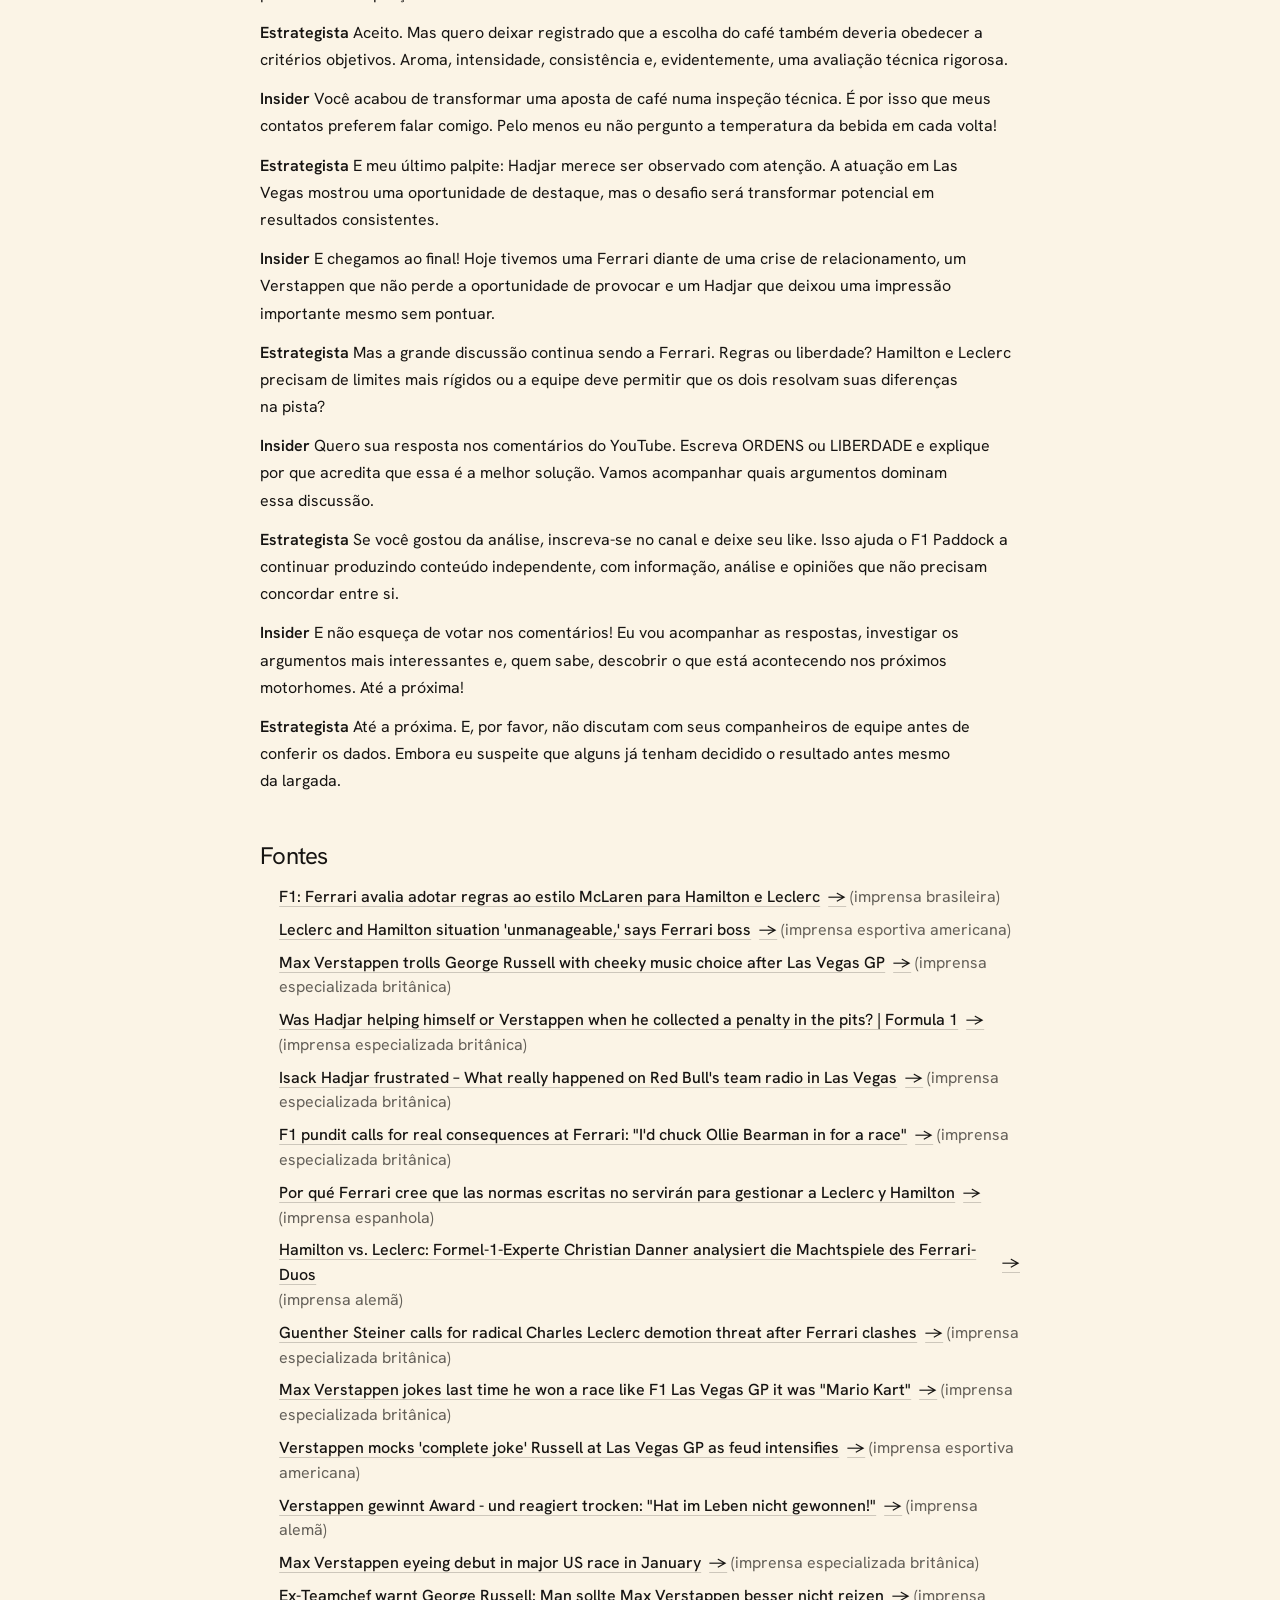
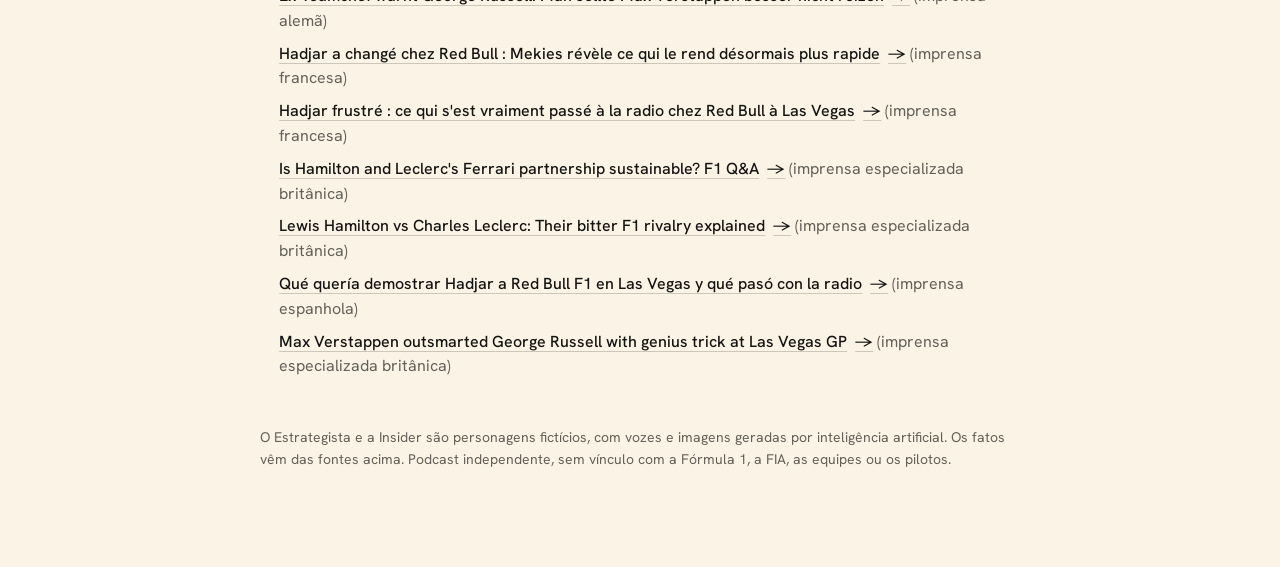
<file: episodios/003-ferrari-perdeu-o-controle-hamilton-leclerc-e-a-guerra-que-am.html>
<!doctype html>
<html lang="pt-BR" data-type="product" data-radius="soft" data-buttons="solid">
<head>
<meta charset="utf-8">
<meta name="viewport" content="width=device-width, initial-scale=1, viewport-fit=cover">
<title>Ferrari perdeu o controle? Hamilton, Leclerc e a guerra que ameaça a Scuderia | F1 Paddock · Tele Paddock</title>
<meta name="description" content="Episódio 3 do Tele Paddock, podcast de Fórmula 1 em quadrinhos: Ferrari: Hamilton e Leclerc, uma parceria à beira do colapso; Verstappen vence em Vegas e provoca Russell; Hadjar: a oportunidade perdida e a mensagem para a Red Bull">
<link rel="canonical" href="https://telepaddock.github.io/podcast/episodios/003-ferrari-perdeu-o-controle-hamilton-leclerc-e-a-guerra-que-am.html">
<meta property="og:type" content="article">
<meta property="og:title" content="Ferrari perdeu o controle? Hamilton, Leclerc e a guerra que ameaça a Scuderia | F1 Paddock">
<meta property="og:description" content="Episódio 3 do Tele Paddock, podcast de Fórmula 1 em quadrinhos: Ferrari: Hamilton e Leclerc, uma parceria à beira do colapso; Verstappen vence em Vegas e provoca Russell; Hadjar: a oportunidade perdida e a mensagem para a Red Bull">
<meta property="og:image" content="https://telepaddock.github.io/podcast/episodes/8-14.jpg">
<meta name="twitter:card" content="summary_large_image">
<link rel="icon" href="../img/favicon.png" type="image/png">
<meta name="theme-color" content="#fbf4e6">
<link rel="preconnect" href="https://fonts.googleapis.com">
<link rel="preconnect" href="https://fonts.gstatic.com" crossorigin>
<link href="https://fonts.googleapis.com/css2?family=Hanken+Grotesk:wght@400..700&display=swap" rel="stylesheet">
<link rel="stylesheet" href="../assets/system.css">
<style>
:root {
  --p-bg: #fbf4e6; --p-surface: #f3e7cf; --p-ink: #161412; --p-muted: #646059;
  --p-accent: #ffd23f; --p-accent-ink: #111111; --p-action: #161412; --p-action-ink: #fbf4e6;
  --font-display: "Hanken Grotesk", system-ui, sans-serif;
  --font-text: "Hanken Grotesk", system-ui, sans-serif;
  --display-weight: 400; --display-tracking: -0.03em;
}
body { background: var(--p-bg); color: var(--p-ink); }
.ep { width: min(100% - 48px, 760px); margin: 0 auto; padding: 32px 0 96px; }
.ep-top { display: flex; align-items: center; gap: 12px; min-height: 56px; text-decoration: none; color: inherit; }
.ep-top img { width: 32px; height: 32px; border-radius: 50%; border: 2px solid var(--p-ink); }
.ep h1 { font-size: clamp(30px, 4vw, 44px); line-height: 1.1; margin: 24px 0 8px; }
.ep h2 { font-size: 24px; margin: 48px 0 16px; }
.ep-meta { color: var(--p-muted); margin: 0 0 24px; }
.ep-cover { width: 100%; aspect-ratio: 16 / 9; object-fit: cover; border-radius: 12px; display: block; }
.ep audio { width: 100%; margin: 24px 0 16px; }
.ep ul { padding-left: 1.2em; display: grid; gap: 8px; }
.ep-line { margin: 0 0 12px; line-height: 1.7; }
.ep-speaker { font-weight: 600; }
.ep-question { background: var(--p-surface); padding: 16px; border-radius: 12px; }
.ep-note { color: var(--p-muted); font-size: 14px; margin-top: 48px; }
</style>
<script type="application/ld+json">{"@context": "https://schema.org", "@type": "PodcastEpisode", "name": "Ferrari perdeu o controle? Hamilton, Leclerc e a guerra que ameaça a Scuderia | F1 Paddock", "episodeNumber": 3, "datePublished": "2026-11-24", "timeRequired": "PT13M", "description": "Episódio 3 do Tele Paddock, podcast de Fórmula 1 em quadrinhos: Ferrari: Hamilton e Leclerc, uma parceria à beira do colapso; Verstappen vence em Vegas e provoca Russell; Hadjar: a oportunidade perdida e a mensagem para a Red Bull", "url": "https://telepaddock.github.io/podcast/episodios/003-ferrari-perdeu-o-controle-hamilton-leclerc-e-a-guerra-que-am.html", "image": "https://telepaddock.github.io/podcast/episodes/8-14.jpg", "associatedMedia": {"@type": "MediaObject", "contentUrl": "https://telepaddock.github.io/podcast/episodes/8-14.mp3"}, "partOfSeries": {"@type": "PodcastSeries", "name": "Tele Paddock", "url": "https://telepaddock.github.io/podcast/"}, "inLanguage": "pt-BR"}</script>
</head>
<body>
<main class="ep">
  <a class="ep-top" href="../"><img src="../img/favicon.png" alt="" width="32" height="32">Tele Paddock</a>
  <h1>Ferrari perdeu o controle? Hamilton, Leclerc e a guerra que ameaça a Scuderia | F1 Paddock</h1>
  <p class="ep-meta">Episódio 3 · 24 de novembro de 2026 · 13 min 47 s</p>
  <img class="ep-cover" src="https://telepaddock.github.io/podcast/episodes/8-14.jpg" alt="Capa do episódio 3 do Tele Paddock" width="1280" height="720">
  <audio controls preload="none" src="https://telepaddock.github.io/podcast/episodes/8-14.mp3" aria-label="Ouvir o episódio"></audio>
  <div class="btn-row"><a class="btn btn--primary" href="https://www.youtube.com/watch?v=BpU2wbd0Wr0">Assistir no YouTube</a><a class="btn btn--secondary" href="../">Ver todos os episódios</a></div>
  <p class="ep-question">🗳️ Ferrari precisa impor ordens de equipe ou deixar Hamilton e Leclerc disputarem livremente? ORDENS ou LIBERDADE? Vote nos comentários do YouTube.</p>
  <h2>Neste episódio</h2>
  <ul><li><strong>Ferrari: Hamilton e Leclerc, uma parceria à beira do colapso</strong> Os incidentes entre os companheiros voltaram a colocar Fred Vasseur sob pressão. A imprensa relata que a Ferrari considera adotar regras inspiradas na McLaren, enquanto especialistas defendem consequências mais duras. O próprio Vasseur teria classificado a situação como difícil de administrar.</li><li><strong>Verstappen vence em Vegas e provoca Russell</strong> Depois de transformar a pole position em sua 75ª vitória na Fórmula 1, Verstappen voltou a provocar George Russell. A rivalidade ganhou novos capítulos, enquanto o holandês também avalia disputar uma importante prova de endurance nos Estados Unidos durante as férias de janeiro.</li><li><strong>Hadjar: a oportunidade perdida e a mensagem para a Red Bull</strong> Isack Hadjar largou em quarto e chegou a ocupar a segunda posição atrás de Verstappen. Entretanto, uma penalidade por condução lenta com motivos táticos durante o Safety Car comprometeu sua corrida. Mesmo sem pontuar, sua atuação teria reforçado a confiança da Red Bull em seu potencial.</li></ul>
  <h2>Transcrição</h2>
  <p class="ep-line"><span class="ep-speaker">Insider</span> Bem-vindos ao F1 Paddock! Hoje temos uma Ferrari que parece precisar de terapia de casal, um Verstappen distribuindo provocações e um jovem da Red Bull tentando provar que merece muito mais atenção. E olha, meu contato em Maranello está trabalhando horas extras.</p><p class="ep-line"><span class="ep-speaker">Estrategista</span> Eu preparei uma análise técnica de tudo isso. Inclusive, organizei os acontecimentos por prioridade. Embora aparentemente a prioridade da Ferrari seja descobrir quem precisa pedir desculpas primeiro.</p><p class="ep-line"><span class="ep-speaker">Insider</span> E temos uma pergunta para você: a Ferrari precisa impor ordens de equipe ou deixar Hamilton e Leclerc disputarem livremente? ORDENS ou LIBERDADE? Quero ver essa discussão nos comentários.</p><p class="ep-line"><span class="ep-speaker">Estrategista</span> Porque a discussão não é pequena. Estamos falando de dois pilotos extremamente competitivos e de uma equipe que precisa administrar os próprios interesses sem transformar cada corrida numa reunião disciplinar.</p><p class="ep-line"><span class="ep-speaker">Insider</span> Primeira manchete: a Ferrari considera adotar regras semelhantes às da McLaren para controlar a relação entre Hamilton e Leclerc. E a conversa já ultrapassou a questão de quem errou na pista.</p><p class="ep-line"><span class="ep-speaker">Estrategista</span> Segunda manchete: Fred Vasseur teria admitido que a situação entre os dois pilotos está se tornando difícil de administrar. Quando o chefe começa a demonstrar esse nível de preocupação, temos um problema operacional sério.</p><p class="ep-line"><span class="ep-speaker">Insider</span> Terceira manchete: Max Verstappen venceu em Las Vegas e voltou a provocar George Russell. A imprensa especializada britânica também relata uma provocação envolvendo uma escolha musical depois da corrida.</p><p class="ep-line"><span class="ep-speaker">Estrategista</span> E a quarta manchete é Isack Hadjar. O francês começou a corrida em quarto, chegou à segunda posição e terminou sem pontos depois de uma penalidade relacionada à condução durante o Safety Car.</p><p class="ep-line"><span class="ep-speaker">Insider</span> Vamos começar pelo assunto que está deixando Maranello desconfortável. Hamilton e Leclerc deveriam ser uma combinação de enorme força para a Ferrari. Mas a parceria está produzindo uma discussão que parece não ter fim.</p><p class="ep-line"><span class="ep-speaker">Estrategista</span> O ponto mais importante é que não estamos falando de um episódio isolado. A imprensa especializada britânica destaca que os dois colidiram pela segunda vez em três corridas, e a discussão passou a envolver a gestão da equipe.</p><p class="ep-line"><span class="ep-speaker">Insider</span> Exatamente! E sabe o que considero mais preocupante? Quando uma equipe começa a discutir regras para administrar seus próprios pilotos, é porque a confiança na capacidade de resolver os conflitos naturalmente já está sendo questionada.</p><p class="ep-line"><span class="ep-speaker">Estrategista</span> Eu discordo parcialmente. Regras não significam necessariamente falta de confiança. Uma equipe profissional precisa estabelecer limites. O problema é criar regras que sejam claras, aplicáveis e iguais para os dois lados.</p><p class="ep-line"><span class="ep-speaker">Insider</span> Mas aí chegamos à questão central: quem decide o que é aceitável? Se Leclerc acredita que está defendendo sua posição e Hamilton pensa exatamente a mesma coisa, a equipe precisa ter autoridade para intervir.</p><p class="ep-line"><span class="ep-speaker">Estrategista</span> E não basta publicar um documento com dez regras bonitas. A imprensa espanhola destaca justamente a dificuldade de administrar essa dupla apenas com normas escritas. Existe uma dimensão humana que não cabe num regulamento interno.</p><p class="ep-line"><span class="ep-speaker">Insider</span> Agora estamos falando! Você pode entregar um manual inteiro aos pilotos, mas precisa existir uma consequência quando alguém ultrapassa os limites. E é exatamente essa discussão que está ganhando força.</p><p class="ep-line"><span class="ep-speaker">Estrategista</span> Christian Danner também analisou os jogos de poder entre os dois pilotos. A imprensa alemã apresenta o conflito como uma disputa que acompanha a temporada inteira. Portanto, não parece uma questão que desaparecerá simplesmente com a próxima bandeirada.</p><p class="ep-line"><span class="ep-speaker">Insider</span> E aqui está minha provocação: a Ferrari contratou dois pilotos para disputar corridas ou dois protagonistas para disputar o protagonismo dentro da própria garagem? Porque existe uma diferença enorme.</p><p class="ep-line"><span class="ep-speaker">Estrategista</span> A competição interna pode elevar o desempenho. Entretanto, quando os conflitos começam a comprometer o resultado coletivo, a vantagem desaparece. Uma equipe não pode depender da boa vontade dos pilotos para funcionar.</p><p class="ep-line"><span class="ep-speaker">Insider</span> E tem gente defendendo soluções bastante radicais. Guenther Steiner, por exemplo, sugeriu uma ameaça de rebaixamento para Leclerc. Isso mesmo: transformar a disputa interna numa questão de consequências contratuais e esportivas.</p><p class="ep-line"><span class="ep-speaker">Estrategista</span> Existe uma proposta ainda mais provocadora. Um comentarista defendeu colocar Ollie Bearman no carro por uma corrida como forma de impor consequências aos pilotos envolvidos nos incidentes.</p><p class="ep-line"><span class="ep-speaker">Insider</span> Eu adoro uma solução dramática, mas vamos com calma! Trocar um piloto para mandar uma mensagem pode criar outro problema. A Ferrari precisa resolver a situação, não simplesmente produzir uma manchete ainda maior.</p><p class="ep-line"><span class="ep-speaker">Estrategista</span> Concordo. Uma punição precisa ter relação com o comportamento e com o interesse da equipe. Caso contrário, você transforma a gestão esportiva numa demonstração pública de autoridade.</p><p class="ep-line"><span class="ep-speaker">Insider</span> E não podemos ignorar o peso dos nomes envolvidos. Hamilton e Leclerc não são pilotos que aceitarão facilmente uma posição secundária. A Ferrari precisa administrar expectativas, competitividade e hierarquia.</p><p class="ep-line"><span class="ep-speaker">Estrategista</span> Minha leitura é simples: liberdade na pista, responsabilidade na garagem. Os pilotos precisam poder competir, mas não podem comprometer repetidamente o trabalho coletivo. Isso não é pedir obediência cega.</p><p class="ep-line"><span class="ep-speaker">Insider</span> Mas será que a Ferrari conseguirá fazer isso sem criar a impressão de favorecer um dos dois? Essa é a parte delicada. Qualquer decisão poderá ser interpretada como uma declaração de preferência.</p><p class="ep-line"><span class="ep-speaker">Estrategista</span> E existe uma pergunta que eu gostaria de ver respondida: qual é o critério para determinar quando um piloto deve ceder? Sem critérios objetivos, qualquer intervenção será contestada pelos envolvidos.</p><p class="ep-line"><span class="ep-speaker">Insider</span> Você está transformando uma briga de pilotos numa auditoria! Mas, admito, tem razão. A Ferrari precisa estabelecer um sistema que não dependa de quem está reclamando mais alto naquele momento.</p><p class="ep-line"><span class="ep-speaker">Estrategista</span> Eu poderia passar a noite analisando telemetria para descobrir onde termina a competitividade e começa o problema. Só que, aparentemente, o primeiro passo é conseguir que todos concordem sobre o significado de uma regra.</p><p class="ep-line"><span class="ep-speaker">Insider</span> E enquanto você analisa seus gráficos, eu vou acompanhar a política de Maranello. Porque, neste momento, a Ferrari precisa mostrar que ainda controla a própria garagem. E isso vale tanto quanto qualquer desempenho na pista.</p><p class="ep-line"><span class="ep-speaker">Estrategista</span> Meu veredito: regras claras, consequências proporcionais e tratamento igualitário. Não vejo necessidade de transformar um dos dois em segundo piloto automaticamente. Mas também não vejo espaço para continuar ignorando os incidentes.</p><p class="ep-line"><span class="ep-speaker">Insider</span> E meu veredito é que a Ferrari precisa tomar uma decisão antes que a próxima discussão seja sobre quem manda mais na equipe. Porque, sinceramente, essa novela já está custando caro em credibilidade.</p><p class="ep-line"><span class="ep-speaker">Estrategista</span> Vamos ao nosso radar social. Uma observação importante: os materiais desta edição não trazem manifestações verificáveis de torcedores ou publicações específicas de redes sociais. Portanto, não vamos inventar uma reação coletiva.</p><p class="ep-line"><span class="ep-speaker">Insider</span> E também não temos declarações verificadas de VIPs ou fontes independentes do paddock além das notícias que apresentamos. Meu contato misterioso hoje está oficialmente de férias. Uma pena para o café, excelente para a transparência.</p><p class="ep-line"><span class="ep-speaker">Estrategista</span> Mas temos uma discussão concreta para propor. Você prefere uma Ferrari que estabeleça ordens de equipe ou uma Ferrari que mantenha liberdade total para seus dois pilotos?</p><p class="ep-line"><span class="ep-speaker">Insider</span> Quero uma resposta direta! Escreva ORDENS se acredita que Vasseur precisa controlar a disputa. Escreva LIBERDADE se acha que Hamilton e Leclerc devem resolver tudo dentro da pista.</p><p class="ep-line"><span class="ep-speaker">Estrategista</span> E não vale responder depende sem explicar o motivo. Queremos argumentos. A Fórmula 1 fica muito mais interessante quando discutimos as decisões esportivas em vez de apenas escolher um lado.</p><p class="ep-line"><span class="ep-speaker">Insider</span> Aliás, essa discussão também ajuda a entender o segundo protagonista do nosso episódio. Max Verstappen não parece ter dificuldade em transformar uma vitória numa oportunidade de provocar alguém.</p><p class="ep-line"><span class="ep-speaker">Estrategista</span> E, ao contrário da Ferrari, a situação de Verstappen em Las Vegas começou com uma demonstração esportiva bastante objetiva: pole position convertida em vitória. A imprensa especializada britânica destaca que foi sua 75ª vitória na Fórmula 1.</p><p class="ep-line"><span class="ep-speaker">Insider</span> E depois veio a provocação a Russell. A imprensa americana relata que Verstappen ridicularizou o piloto da Mercedes após um erro tardio e classificou sua temporada como uma completa piada.</p><p class="ep-line"><span class="ep-speaker">Estrategista</span> Também há um detalhe interessante: a imprensa alemã relata que Verstappen recebeu um prêmio e reagiu com uma frase bastante seca, dizendo que aquilo nunca havia sido conquistado na vida. Parece que cerimônias de premiação não são exatamente seu ambiente favorito.</p><p class="ep-line"><span class="ep-speaker">Insider</span> E tem mais uma possibilidade interessante para o inverno. A imprensa especializada britânica relata que Max está estudando participar de uma importante corrida de endurance nos Estados Unidos durante janeiro. Não temos confirmação de participação.</p><p class="ep-line"><span class="ep-speaker">Estrategista</span> A questão é que Verstappen parece interessado em desafios além da Fórmula 1. Mas precisamos separar uma possibilidade em avaliação de uma participação efetivamente confirmada. São coisas bastante diferentes.</p><p class="ep-line"><span class="ep-speaker">Insider</span> Enquanto isso, George Russell está recebendo provocações de todos os lados. A imprensa alemã também relata um alerta de Günther Steiner: segundo o ex-chefe da Haas, Russell deveria evitar provocar Verstappen.</p><p class="ep-line"><span class="ep-speaker">Estrategista</span> Minha interpretação é que provocações fazem parte da personalidade competitiva de Verstappen, mas não substituem resultados. E, nesse aspecto, a vitória em Las Vegas oferece um argumento esportivo muito mais forte do que qualquer comentário.</p><p class="ep-line"><span class="ep-speaker">Insider</span> Agora vamos falar de Isack Hadjar. Porque existe uma diferença entre terminar uma corrida sem pontos e sair dela sem ter demonstrado potencial. E a atuação dele em Las Vegas merece atenção.</p><p class="ep-line"><span class="ep-speaker">Estrategista</span> A imprensa francesa relata que Hadjar saiu de Las Vegas sem pontuar, mas sua apresentação reforçou a confiança da Red Bull em seu potencial. Esse é um contraste importante para avaliar o fim de semana.</p><p class="ep-line"><span class="ep-speaker">Insider</span> E ele tinha começado muito bem. A imprensa francesa e a britânica destacam que Hadjar largou em quarto e chegou à segunda posição já na quarta volta, atrás de Verstappen. Uma oportunidade que parecia promissora.</p><p class="ep-line"><span class="ep-speaker">Estrategista</span> Mas a corrida teve uma complicação importante. Os comissários penalizaram Hadjar por conduzir lentamente por razões táticas atrás do Safety Car. A imprensa especializada britânica questionou também se a estratégia beneficiava o próprio piloto ou Verstappen.</p><p class="ep-line"><span class="ep-speaker">Insider</span> E aqui está a parte que me interessa. Se a Red Bull enxerga potencial mesmo depois de um resultado sem pontos, Hadjar pode ter saído dessa corrida com uma avaliação interna melhor do que o resultado sugere.</p><p class="ep-line"><span class="ep-speaker">Estrategista</span> Vamos aos palpites. Para o próximo capítulo da Ferrari, acredito que Vasseur precisa estabelecer limites claros antes da próxima corrida. Não apostaria numa troca imediata de pilotos, mas numa tentativa de disciplinar a disputa.</p><p class="ep-line"><span class="ep-speaker">Insider</span> Meu palpite é que a Ferrari vai procurar uma solução intermediária. Publicamente, defenderá a competitividade dos dois pilotos; internamente, tentará deixar muito claro que novos incidentes terão consequências. É uma previsão, não uma informação de bastidor.</p><p class="ep-line"><span class="ep-speaker">Estrategista</span> Sobre Verstappen, minha aposta é que continuará sendo uma referência competitiva enquanto estiver disputando corridas. Quanto à possibilidade de endurance nos Estados Unidos, prefiro aguardar uma definição antes de fazer qualquer previsão mais específica.</p><p class="ep-line"><span class="ep-speaker">Insider</span> Eu aposto que essa história com Russell ainda terá novos capítulos. Os dois já demonstraram disposição para trocar provocações, e não acredito que uma vitória em Las Vegas encerre essa rivalidade.</p><p class="ep-line"><span class="ep-speaker">Estrategista</span> Agora chegou a hora da nossa aposta semanal do café. Eu aposto que a Ferrari será obrigada a estabelecer algum tipo de regra interna mais explícita para administrar seus pilotos.</p><p class="ep-line"><span class="ep-speaker">Insider</span> Eu aposto que a Ferrari vai continuar tentando administrar os dois sem declarar uma hierarquia permanente. E, se você estiver errado, quero escolher o café da próxima semana. Nada de telemetria para calcular o preço!</p><p class="ep-line"><span class="ep-speaker">Estrategista</span> Aceito. Mas quero deixar registrado que a escolha do café também deveria obedecer a critérios objetivos. Aroma, intensidade, consistência e, evidentemente, uma avaliação técnica rigorosa.</p><p class="ep-line"><span class="ep-speaker">Insider</span> Você acabou de transformar uma aposta de café numa inspeção técnica. É por isso que meus contatos preferem falar comigo. Pelo menos eu não pergunto a temperatura da bebida em cada volta!</p><p class="ep-line"><span class="ep-speaker">Estrategista</span> E meu último palpite: Hadjar merece ser observado com atenção. A atuação em Las Vegas mostrou uma oportunidade de destaque, mas o desafio será transformar potencial em resultados consistentes.</p><p class="ep-line"><span class="ep-speaker">Insider</span> E chegamos ao final! Hoje tivemos uma Ferrari diante de uma crise de relacionamento, um Verstappen que não perde a oportunidade de provocar e um Hadjar que deixou uma impressão importante mesmo sem pontuar.</p><p class="ep-line"><span class="ep-speaker">Estrategista</span> Mas a grande discussão continua sendo a Ferrari. Regras ou liberdade? Hamilton e Leclerc precisam de limites mais rígidos ou a equipe deve permitir que os dois resolvam suas diferenças na pista?</p><p class="ep-line"><span class="ep-speaker">Insider</span> Quero sua resposta nos comentários do YouTube. Escreva ORDENS ou LIBERDADE e explique por que acredita que essa é a melhor solução. Vamos acompanhar quais argumentos dominam essa discussão.</p><p class="ep-line"><span class="ep-speaker">Estrategista</span> Se você gostou da análise, inscreva-se no canal e deixe seu like. Isso ajuda o F1 Paddock a continuar produzindo conteúdo independente, com informação, análise e opiniões que não precisam concordar entre si.</p><p class="ep-line"><span class="ep-speaker">Insider</span> E não esqueça de votar nos comentários! Eu vou acompanhar as respostas, investigar os argumentos mais interessantes e, quem sabe, descobrir o que está acontecendo nos próximos motorhomes. Até a próxima!</p><p class="ep-line"><span class="ep-speaker">Estrategista</span> Até a próxima. E, por favor, não discutam com seus companheiros de equipe antes de conferir os dados. Embora eu suspeite que alguns já tenham decidido o resultado antes mesmo da largada.</p>
  <h2>Fontes</h2>
  <ul><li><a class="link" href="https://motorsport.uol.com.br/f1/news/f1-ferrari-avalia-adotar-regras-ao-estilo-mclaren-para-hamilton-e-leclerc/10877474/?utm_source=RSS&amp;utm_medium=referral&amp;utm_campaign=RSS-F1&amp;utm_term=News&amp;utm_content=br" rel="nofollow noopener">F1: Ferrari avalia adotar regras ao estilo McLaren para Hamilton e Leclerc</a> <span class="muted">(imprensa brasileira)</span></li><li><a class="link" href="https://www.espn.com/f1/story/_/id/50472137/ferrari-charles-leclerc-lewis-hamilton-las-vegas-grand-prix-formula-1" rel="nofollow noopener">Leclerc and Hamilton situation &#x27;unmanageable,&#x27; says Ferrari boss</a> <span class="muted">(imprensa esportiva americana)</span></li><li><a class="link" href="https://www.gpfans.com/en/f1-news/1093319/f1-max-verstappen-trolls-george-russell-instagram-las-vegas-grand-prix/" rel="nofollow noopener">Max Verstappen trolls George Russell with cheeky music choice after Las Vegas GP</a> <span class="muted">(imprensa especializada britânica)</span></li><li><a class="link" href="https://www.racefans.net/2026/11/24/was-hadjar-helping-himself-or-verstappen-when-he-collected-a-penalty-in-the-pits/" rel="nofollow noopener">Was Hadjar helping himself or Verstappen when he collected a penalty in the pits? | Formula 1</a> <span class="muted">(imprensa especializada britânica)</span></li><li><a class="link" href="https://www.motorsport.com/f1/news/isack-hadjar-frustrated-what-really-happened-on-red-bulls-team-radio-in-las-vegas/10877375/?utm_source=RSS&amp;utm_medium=referral&amp;utm_campaign=RSS-F1&amp;utm_term=News&amp;utm_content=www" rel="nofollow noopener">Isack Hadjar frustrated – What really happened on Red Bull&#x27;s team radio in Las Vegas</a> <span class="muted">(imprensa especializada britânica)</span></li><li><a class="link" href="https://www.motorsport.com/f1/news/chuck-bearman-in-for-a-race-james-hinchcliffe-calls-for-real-consequences-after-ferraris-latest-mel/10877438/?utm_source=RSS&amp;utm_medium=referral&amp;utm_campaign=RSS-F1&amp;utm_term=News&amp;utm_content=www" rel="nofollow noopener">F1 pundit calls for real consequences at Ferrari: &quot;I&#x27;d chuck Ollie Bearman in for a race&quot;</a> <span class="muted">(imprensa especializada britânica)</span></li><li><a class="link" href="https://es.motorsport.com/f1/news/ferrari-normas-escritas-no-serviran-gestionar-leclerc-hamilton/10877284/?utm_source=RSS&amp;utm_medium=referral&amp;utm_campaign=RSS-F1&amp;utm_term=News&amp;utm_content=es" rel="nofollow noopener">Por qué Ferrari cree que las normas escritas no servirán para gestionar a Leclerc y Hamilton</a> <span class="muted">(imprensa espanhola)</span></li><li><a class="link" href="https://www.motorsport-magazin.com/formel1/news-301389-hamilton-vs-leclerc-formel-1-experte-christian-danner-analysiert-die-machtspiele-des-ferrari-duos/" rel="nofollow noopener">Hamilton vs. Leclerc: Formel-1-Experte Christian Danner analysiert die Machtspiele des Ferrari-Duos</a> <span class="muted">(imprensa alemã)</span></li><li><a class="link" href="https://www.crash.net/f1/news/1110855/1/guenther-steiner-calls-radical-charles-leclerc-demotion-threat-after-ferrari" rel="nofollow noopener">Guenther Steiner calls for radical Charles Leclerc demotion threat after Ferrari clashes</a> <span class="muted">(imprensa especializada britânica)</span></li><li><a class="link" href="https://www.motorsport.com/f1/news/max-verstappen-the-last-time-i-won-a-race-like-las-vegas-was-on-mario-kart/10877295/?utm_source=RSS&amp;utm_medium=referral&amp;utm_campaign=RSS-F1&amp;utm_term=News&amp;utm_content=www" rel="nofollow noopener">Max Verstappen jokes last time he won a race like F1 Las Vegas GP it was &quot;Mario Kart&quot;</a> <span class="muted">(imprensa especializada britânica)</span></li><li><a class="link" href="https://www.espn.com/f1/story/_/id/50472110/max-verstappen-george-russell-las-vegas-grand-prix-formula-1" rel="nofollow noopener">Verstappen mocks &#x27;complete joke&#x27; Russell at Las Vegas GP as feud intensifies</a> <span class="muted">(imprensa esportiva americana)</span></li><li><a class="link" href="https://de.motorsport.com/f1/news/verstappen-gewinnt-award-und-reagiert-trocken-hat-im-leben-nicht-gewonnen-26112408/3457774/?utm_source=RSS&amp;utm_medium=referral&amp;utm_campaign=RSS-F1&amp;utm_term=News&amp;utm_content=de" rel="nofollow noopener">Verstappen gewinnt Award - und reagiert trocken: &quot;Hat im Leben nicht gewonnen!&quot;</a> <span class="muted">(imprensa alemã)</span></li><li><a class="link" href="https://www.crash.net/f1/news/1110863/1/max-verstappen-eyeing-debut-major-us-race-january" rel="nofollow noopener">Max Verstappen eyeing debut in major US race in January</a> <span class="muted">(imprensa especializada britânica)</span></li><li><a class="link" href="https://www.formel1.de/nc/150016" rel="nofollow noopener">Ex-Teamchef warnt George Russell: Man sollte Max Verstappen besser nicht reizen</a> <span class="muted">(imprensa alemã)</span></li><li><a class="link" href="https://motorsport.nextgen-auto.com/fr/formule-1/hadjar-a-change-chez-red-bull-mekies-revele-ce-qui-le-rend-desormais-plus,213687.html" rel="nofollow noopener">Hadjar a changé chez Red Bull : Mekies révèle ce qui le rend désormais plus rapide</a> <span class="muted">(imprensa francesa)</span></li><li><a class="link" href="https://fr.motorsport.com/f1/news/isack-hadjar-frustre-vraiment-passe-radio-chez-red-bull-las-vegas/10877387/?utm_source=RSS&amp;utm_medium=referral&amp;utm_campaign=RSS-F1&amp;utm_term=News&amp;utm_content=fr" rel="nofollow noopener">Hadjar frustré : ce qui s&#x27;est vraiment passé à la radio chez Red Bull à Las Vegas</a> <span class="muted">(imprensa francesa)</span></li><li><a class="link" href="https://www.bbc.co.uk/sport/formula1/articles/cw30gq2633ljo?at_medium=RSS&amp;at_campaign=rss" rel="nofollow noopener">Is Hamilton and Leclerc&#x27;s Ferrari partnership sustainable? F1 Q&amp;A</a> <span class="muted">(imprensa especializada britânica)</span></li><li><a class="link" href="https://www.gpfans.com/en/f1-news/1093314/lewis-hamilton-vs-charles-leclerc-f1-rivalry-explained/" rel="nofollow noopener">Lewis Hamilton vs Charles Leclerc: Their bitter F1 rivalry explained</a> <span class="muted">(imprensa especializada britânica)</span></li><li><a class="link" href="https://es.motorsport.com/f1/news/hadjar-red-bull-vegas-radio/10877297/?utm_source=RSS&amp;utm_medium=referral&amp;utm_campaign=RSS-F1&amp;utm_term=News&amp;utm_content=es" rel="nofollow noopener">Qué quería demostrar Hadjar a Red Bull F1 en Las Vegas y qué pasó con la radio</a> <span class="muted">(imprensa espanhola)</span></li><li><a class="link" href="https://www.gpfans.com/en/f1-news/1093288/max-verstappen-outsmarted-george-russell-genius-trick-las-vegas-gp-laurent-mekies/" rel="nofollow noopener">Max Verstappen outsmarted George Russell with genius trick at Las Vegas GP</a> <span class="muted">(imprensa especializada britânica)</span></li></ul>
  <p class="ep-note">O Estrategista e a Insider são personagens fictícios, com vozes e imagens geradas por inteligência artificial. Os fatos vêm das fontes acima. Podcast independente, sem vínculo com a Fórmula 1, a FIA, as equipes ou os pilotos.</p>
</main>
</body>
</html>
</file>
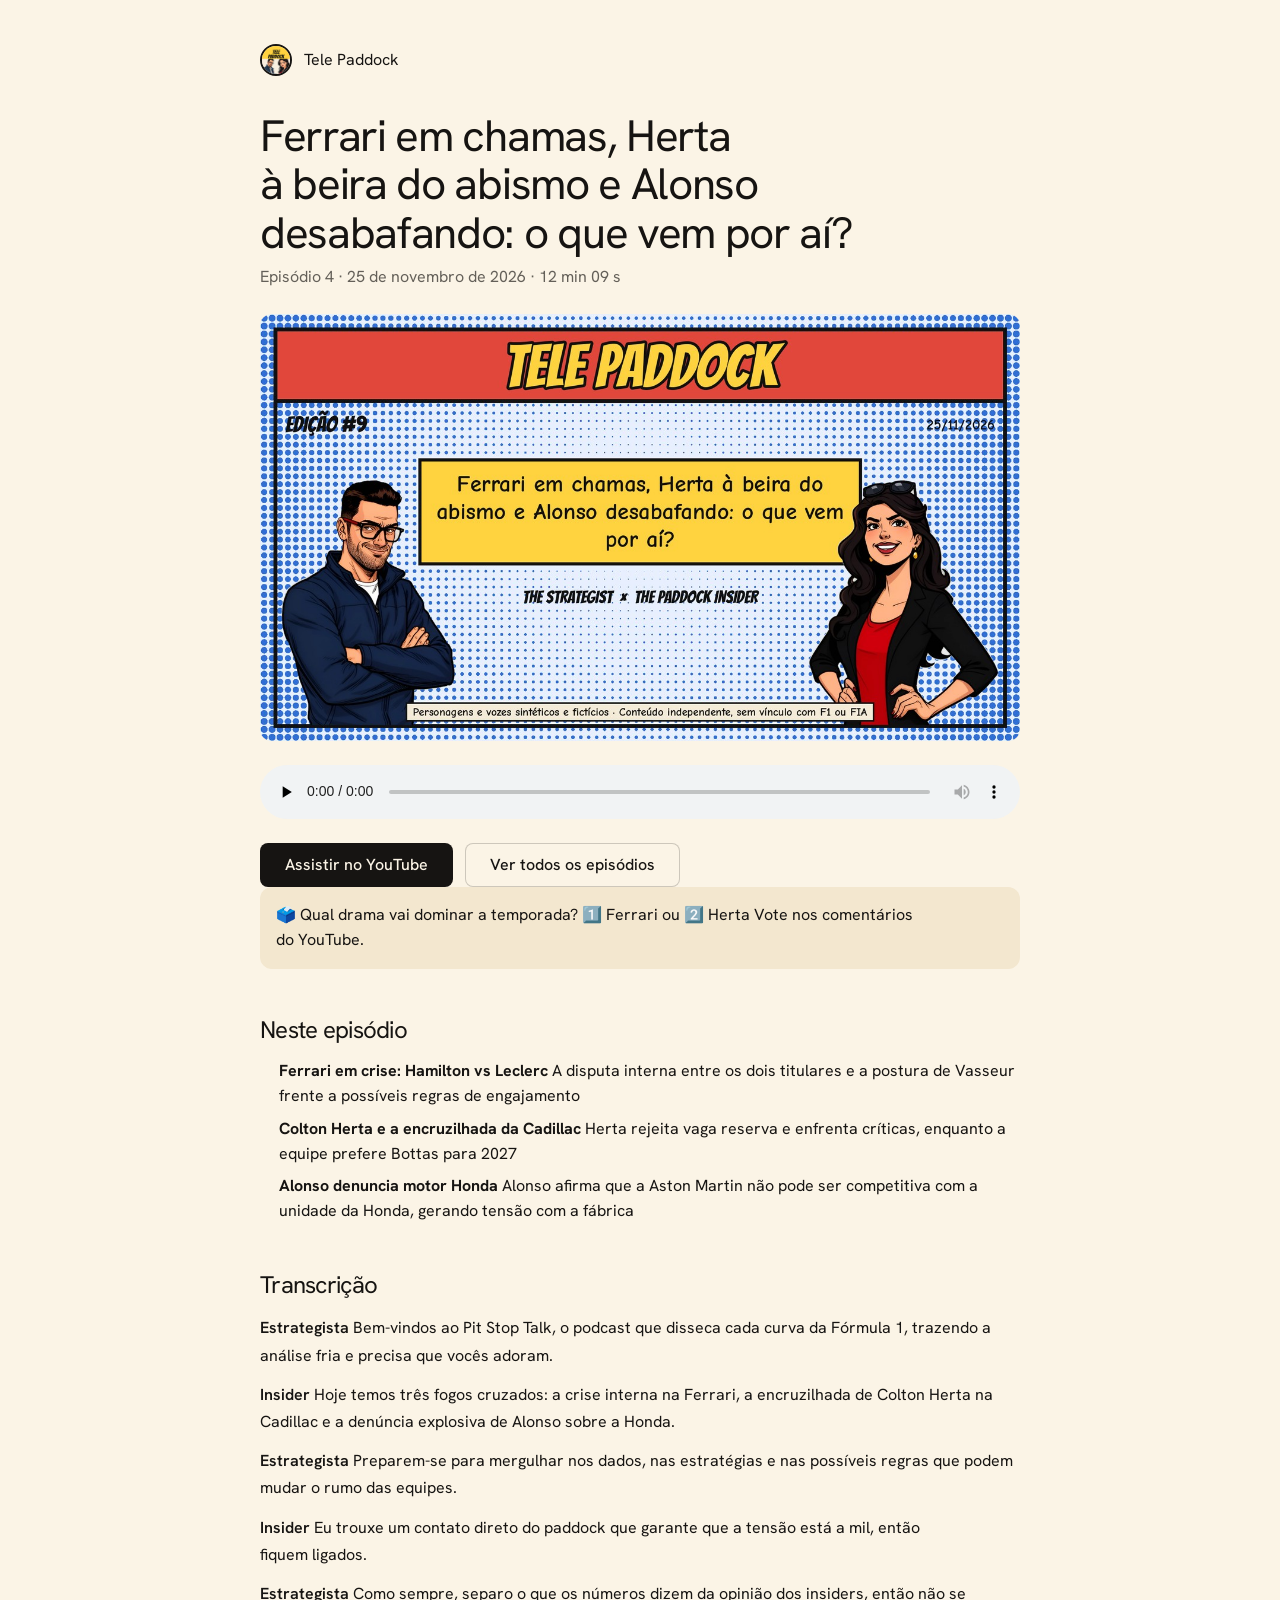
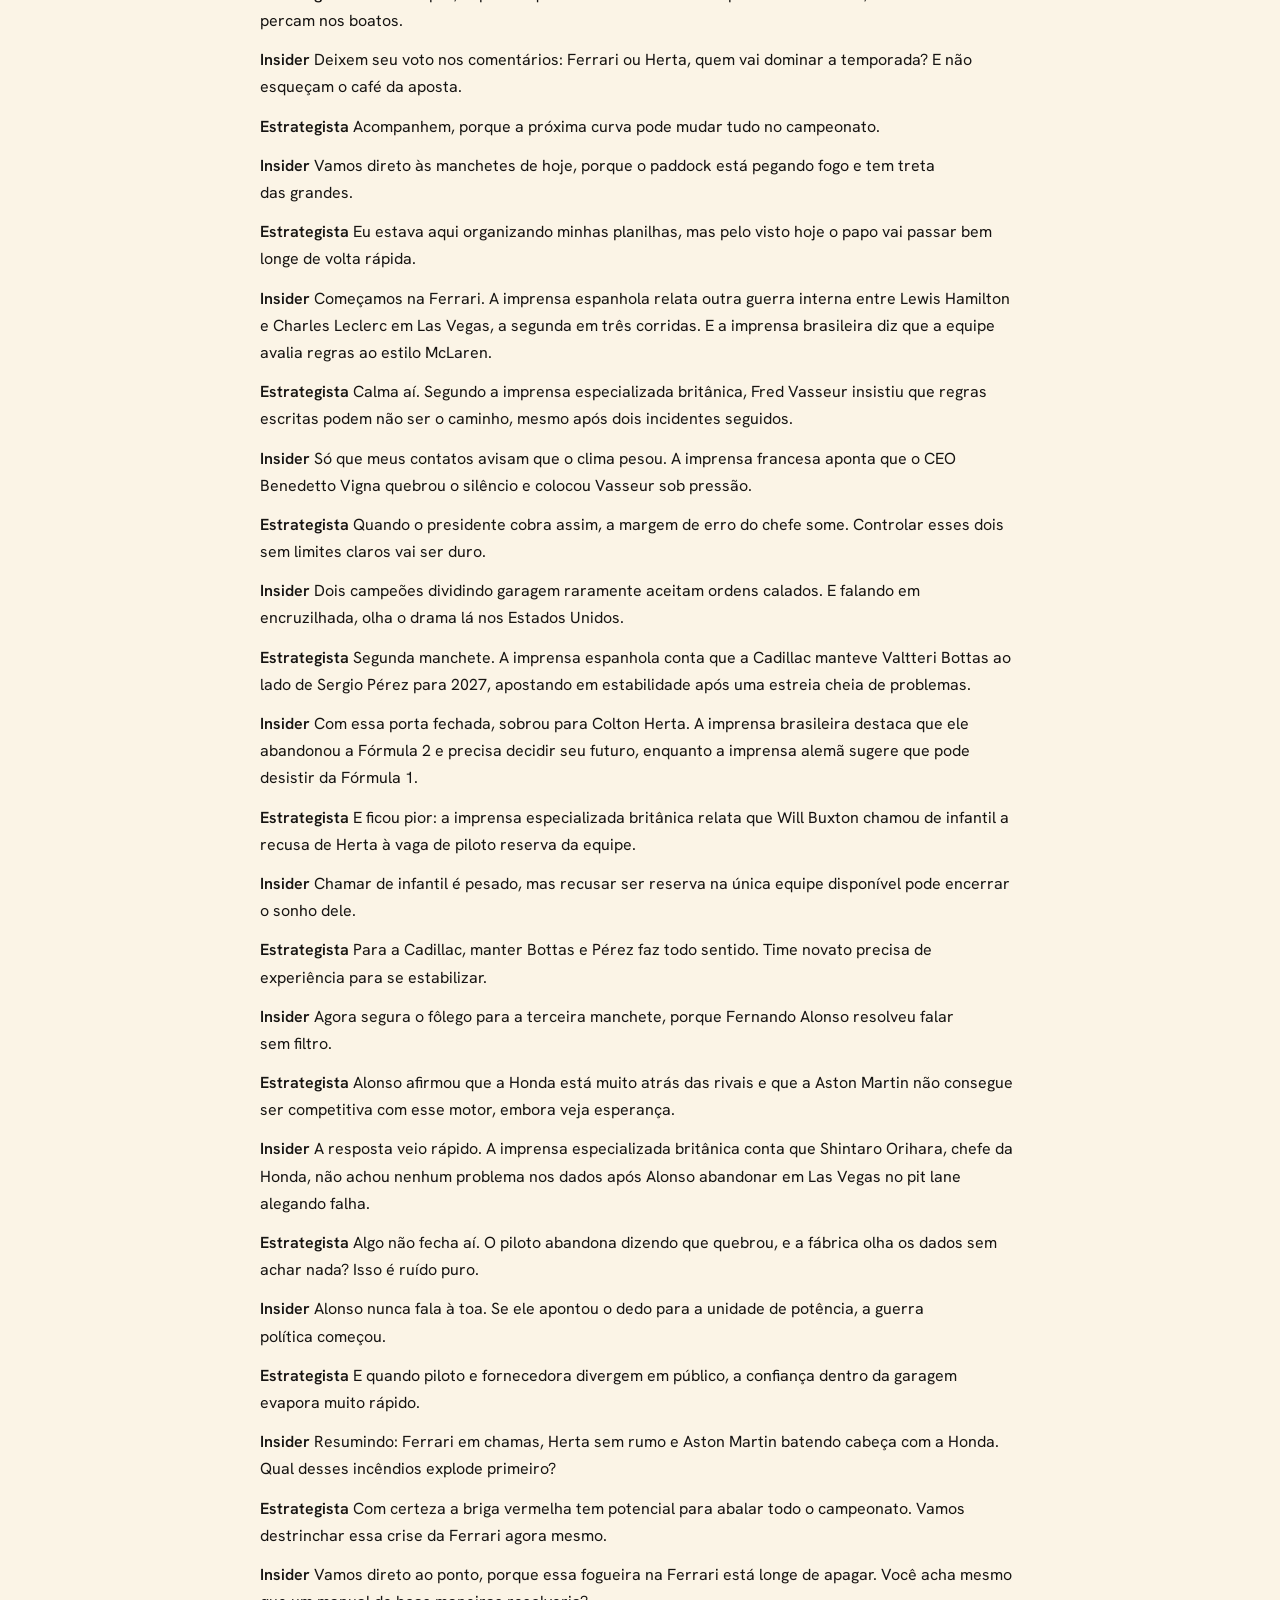
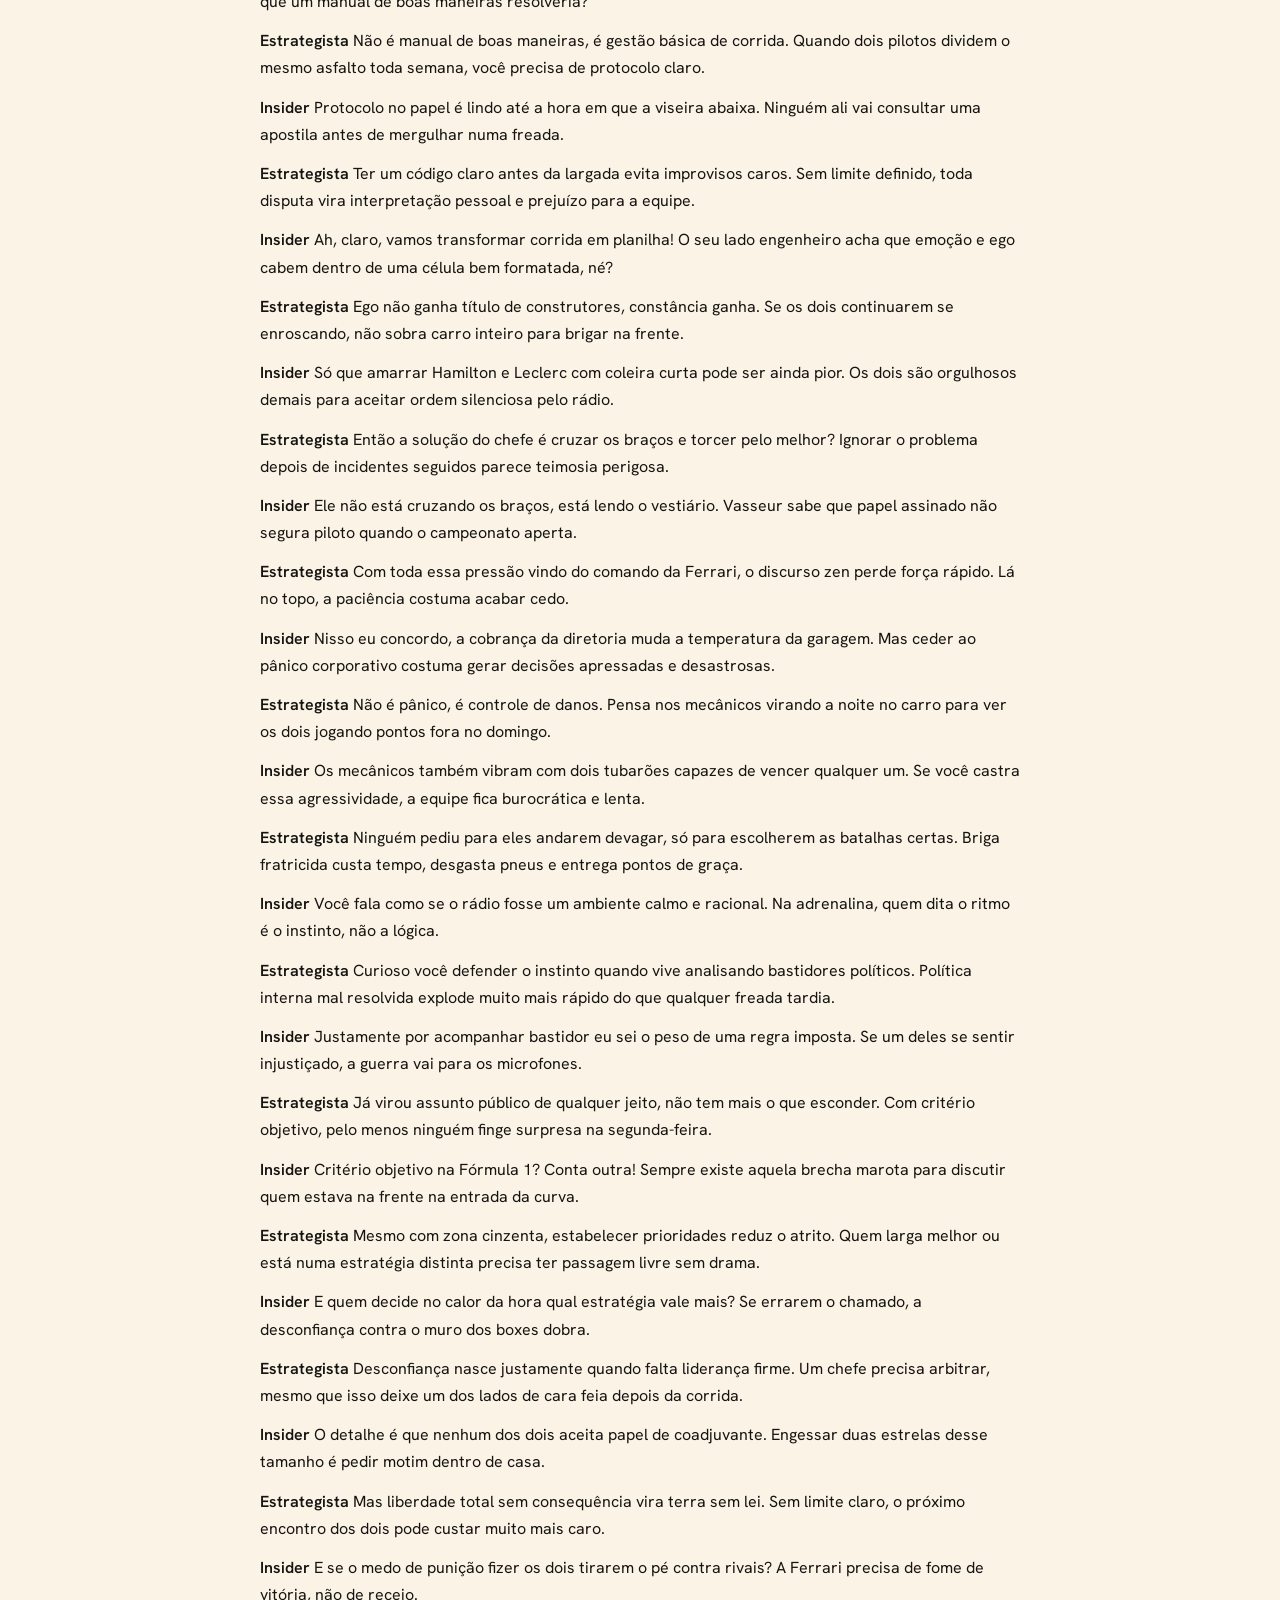
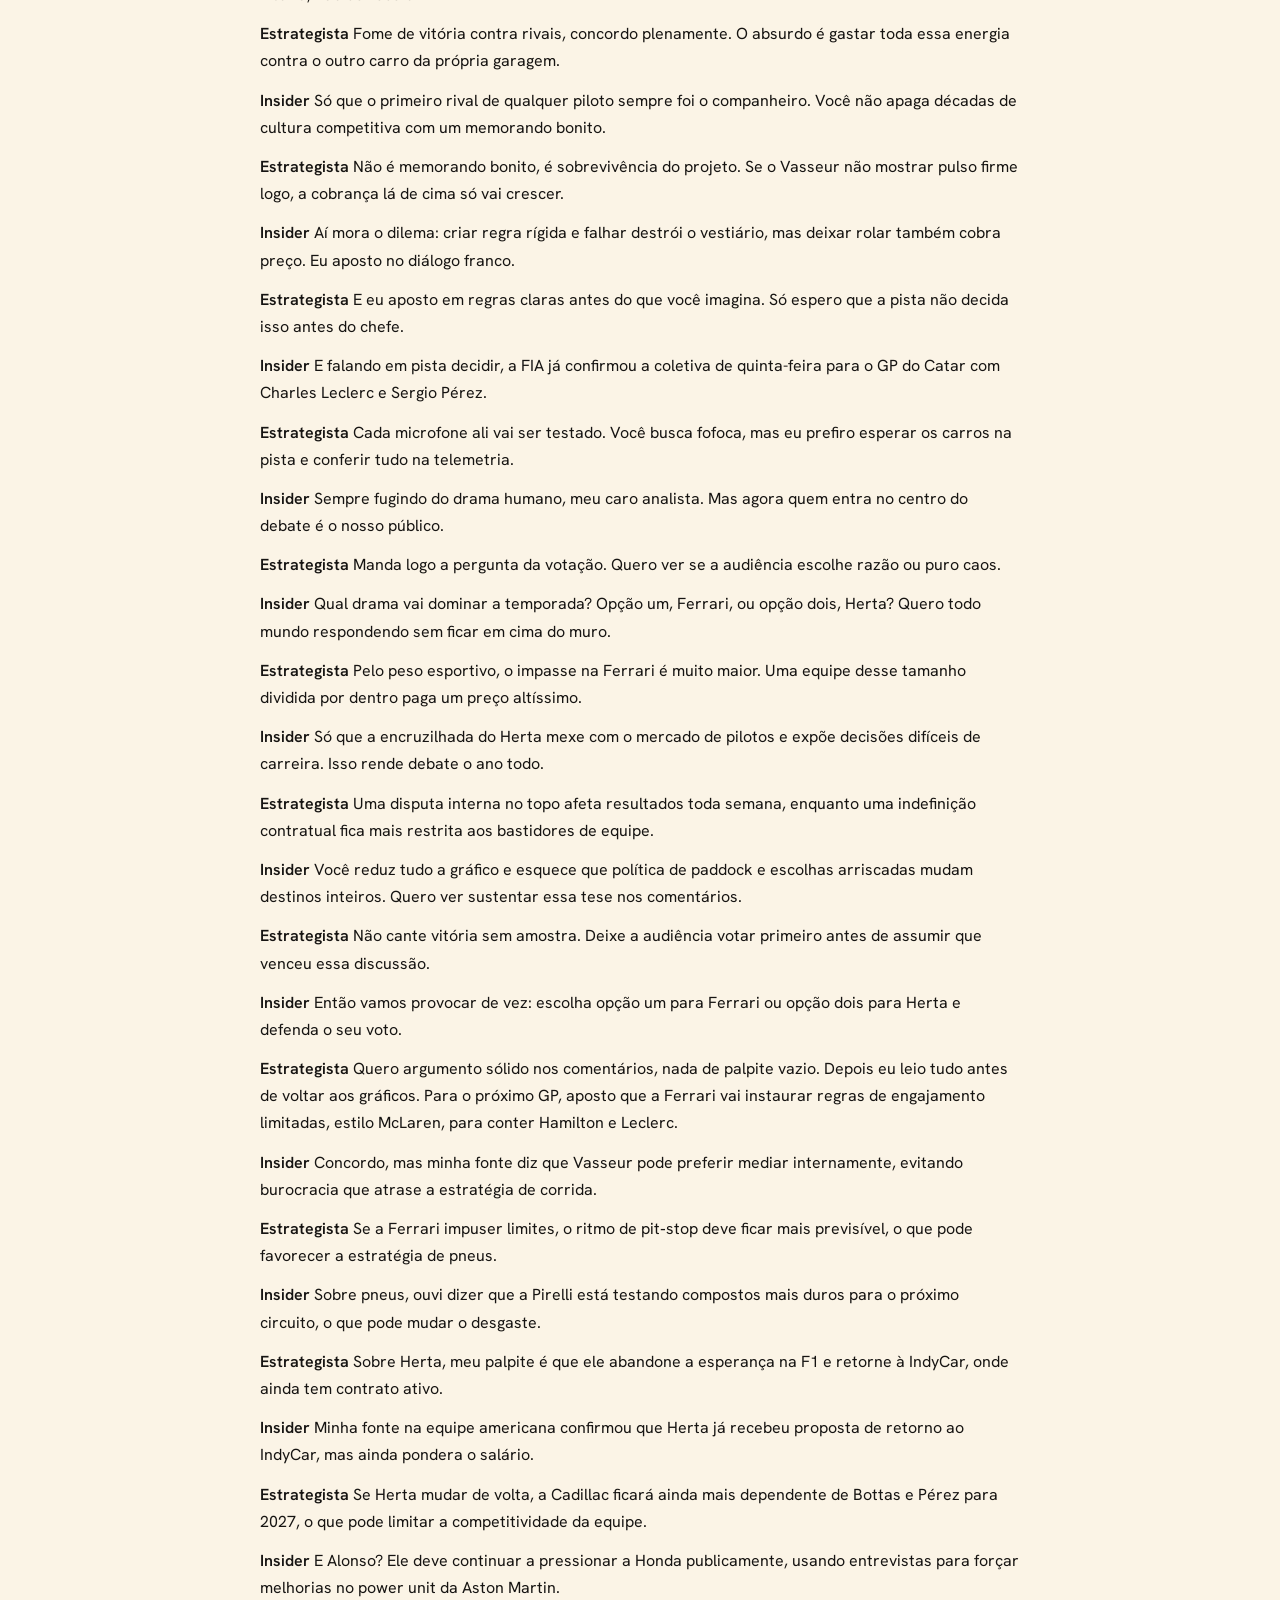
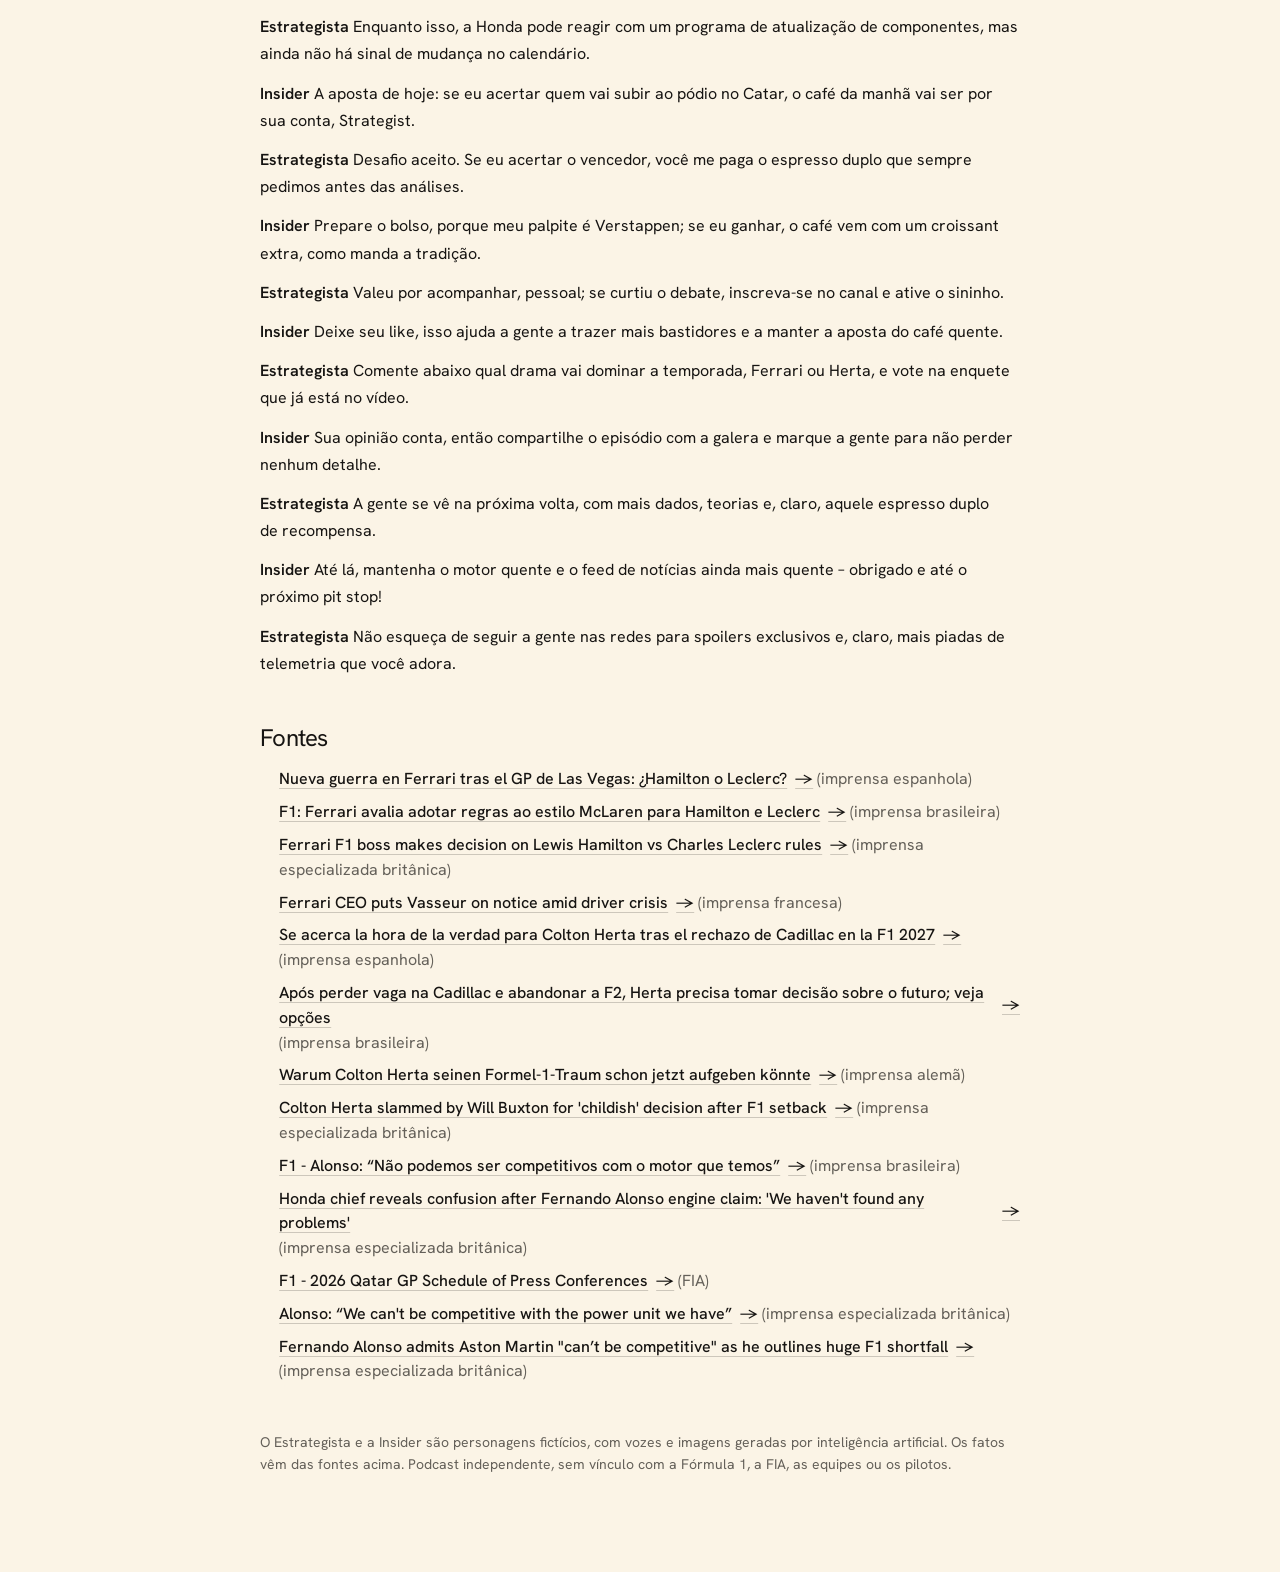
<file: episodios/004-ferrari-em-chamas-herta-a-beira-do-abismo-e-alonso-desabafan.html>
<!doctype html>
<html lang="pt-BR" data-type="product" data-radius="soft" data-buttons="solid">
<head>
<meta charset="utf-8">
<meta name="viewport" content="width=device-width, initial-scale=1, viewport-fit=cover">
<title>Ferrari em chamas, Herta à beira do abismo e Alonso desabafando: o que vem por aí? · Tele Paddock</title>
<meta name="description" content="Episódio 4 do Tele Paddock, podcast de Fórmula 1 em quadrinhos: Ferrari em crise: Hamilton vs Leclerc; Colton Herta e a encruzilhada da Cadillac; Alonso denuncia motor Honda">
<link rel="canonical" href="https://telepaddock.github.io/podcast/episodios/004-ferrari-em-chamas-herta-a-beira-do-abismo-e-alonso-desabafan.html">
<meta property="og:type" content="article">
<meta property="og:title" content="Ferrari em chamas, Herta à beira do abismo e Alonso desabafando: o que vem por aí?">
<meta property="og:description" content="Episódio 4 do Tele Paddock, podcast de Fórmula 1 em quadrinhos: Ferrari em crise: Hamilton vs Leclerc; Colton Herta e a encruzilhada da Cadillac; Alonso denuncia motor Honda">
<meta property="og:image" content="https://telepaddock.github.io/podcast/episodes/9-15.jpg">
<meta name="twitter:card" content="summary_large_image">
<link rel="icon" href="../img/favicon.png" type="image/png">
<meta name="theme-color" content="#fbf4e6">
<link rel="preconnect" href="https://fonts.googleapis.com">
<link rel="preconnect" href="https://fonts.gstatic.com" crossorigin>
<link href="https://fonts.googleapis.com/css2?family=Hanken+Grotesk:wght@400..700&display=swap" rel="stylesheet">
<link rel="stylesheet" href="../assets/system.css">
<style>
:root {
  --p-bg: #fbf4e6; --p-surface: #f3e7cf; --p-ink: #161412; --p-muted: #646059;
  --p-accent: #ffd23f; --p-accent-ink: #111111; --p-action: #161412; --p-action-ink: #fbf4e6;
  --font-display: "Hanken Grotesk", system-ui, sans-serif;
  --font-text: "Hanken Grotesk", system-ui, sans-serif;
  --display-weight: 400; --display-tracking: -0.03em;
}
body { background: var(--p-bg); color: var(--p-ink); }
.ep { width: min(100% - 48px, 760px); margin: 0 auto; padding: 32px 0 96px; }
.ep-top { display: flex; align-items: center; gap: 12px; min-height: 56px; text-decoration: none; color: inherit; }
.ep-top img { width: 32px; height: 32px; border-radius: 50%; border: 2px solid var(--p-ink); }
.ep h1 { font-size: clamp(30px, 4vw, 44px); line-height: 1.1; margin: 24px 0 8px; }
.ep h2 { font-size: 24px; margin: 48px 0 16px; }
.ep-meta { color: var(--p-muted); margin: 0 0 24px; }
.ep-cover { width: 100%; aspect-ratio: 16 / 9; object-fit: cover; border-radius: 12px; display: block; }
.ep audio { width: 100%; margin: 24px 0 16px; }
.ep ul { padding-left: 1.2em; display: grid; gap: 8px; }
.ep-line { margin: 0 0 12px; line-height: 1.7; }
.ep-speaker { font-weight: 600; }
.ep-question { background: var(--p-surface); padding: 16px; border-radius: 12px; }
.ep-note { color: var(--p-muted); font-size: 14px; margin-top: 48px; }
</style>
<script type="application/ld+json">{"@context": "https://schema.org", "@type": "PodcastEpisode", "name": "Ferrari em chamas, Herta à beira do abismo e Alonso desabafando: o que vem por aí?", "episodeNumber": 4, "datePublished": "2026-11-25", "timeRequired": "PT12M", "description": "Episódio 4 do Tele Paddock, podcast de Fórmula 1 em quadrinhos: Ferrari em crise: Hamilton vs Leclerc; Colton Herta e a encruzilhada da Cadillac; Alonso denuncia motor Honda", "url": "https://telepaddock.github.io/podcast/episodios/004-ferrari-em-chamas-herta-a-beira-do-abismo-e-alonso-desabafan.html", "image": "https://telepaddock.github.io/podcast/episodes/9-15.jpg", "associatedMedia": {"@type": "MediaObject", "contentUrl": "https://telepaddock.github.io/podcast/episodes/9-15.mp3"}, "partOfSeries": {"@type": "PodcastSeries", "name": "Tele Paddock", "url": "https://telepaddock.github.io/podcast/"}, "inLanguage": "pt-BR"}</script>
</head>
<body>
<main class="ep">
  <a class="ep-top" href="../"><img src="../img/favicon.png" alt="" width="32" height="32">Tele Paddock</a>
  <h1>Ferrari em chamas, Herta à beira do abismo e Alonso desabafando: o que vem por aí?</h1>
  <p class="ep-meta">Episódio 4 · 25 de novembro de 2026 · 12 min 09 s</p>
  <img class="ep-cover" src="https://telepaddock.github.io/podcast/episodes/9-15.jpg" alt="Capa do episódio 4 do Tele Paddock" width="1280" height="720">
  <audio controls preload="none" src="https://telepaddock.github.io/podcast/episodes/9-15.mp3" aria-label="Ouvir o episódio"></audio>
  <div class="btn-row"><a class="btn btn--primary" href="https://www.youtube.com/watch?v=h7nI86TVSho">Assistir no YouTube</a><a class="btn btn--secondary" href="../">Ver todos os episódios</a></div>
  <p class="ep-question">🗳️ Qual drama vai dominar a temporada? 1️⃣ Ferrari ou 2️⃣ Herta Vote nos comentários do YouTube.</p>
  <h2>Neste episódio</h2>
  <ul><li><strong>Ferrari em crise: Hamilton vs Leclerc</strong> A disputa interna entre os dois titulares e a postura de Vasseur frente a possíveis regras de engajamento</li><li><strong>Colton Herta e a encruzilhada da Cadillac</strong> Herta rejeita vaga reserva e enfrenta críticas, enquanto a equipe prefere Bottas para 2027</li><li><strong>Alonso denuncia motor Honda</strong> Alonso afirma que a Aston Martin não pode ser competitiva com a unidade da Honda, gerando tensão com a fábrica</li></ul>
  <h2>Transcrição</h2>
  <p class="ep-line"><span class="ep-speaker">Estrategista</span> Bem-vindos ao Pit Stop Talk, o podcast que disseca cada curva da Fórmula 1, trazendo a análise fria e precisa que vocês adoram.</p><p class="ep-line"><span class="ep-speaker">Insider</span> Hoje temos três fogos cruzados: a crise interna na Ferrari, a encruzilhada de Colton Herta na Cadillac e a denúncia explosiva de Alonso sobre a Honda.</p><p class="ep-line"><span class="ep-speaker">Estrategista</span> Preparem-se para mergulhar nos dados, nas estratégias e nas possíveis regras que podem mudar o rumo das equipes.</p><p class="ep-line"><span class="ep-speaker">Insider</span> Eu trouxe um contato direto do paddock que garante que a tensão está a mil, então fiquem ligados.</p><p class="ep-line"><span class="ep-speaker">Estrategista</span> Como sempre, separo o que os números dizem da opinião dos insiders, então não se percam nos boatos.</p><p class="ep-line"><span class="ep-speaker">Insider</span> Deixem seu voto nos comentários: Ferrari ou Herta, quem vai dominar a temporada? E não esqueçam o café da aposta.</p><p class="ep-line"><span class="ep-speaker">Estrategista</span> Acompanhem, porque a próxima curva pode mudar tudo no campeonato.</p><p class="ep-line"><span class="ep-speaker">Insider</span> Vamos direto às manchetes de hoje, porque o paddock está pegando fogo e tem treta das grandes.</p><p class="ep-line"><span class="ep-speaker">Estrategista</span> Eu estava aqui organizando minhas planilhas, mas pelo visto hoje o papo vai passar bem longe de volta rápida.</p><p class="ep-line"><span class="ep-speaker">Insider</span> Começamos na Ferrari. A imprensa espanhola relata outra guerra interna entre Lewis Hamilton e Charles Leclerc em Las Vegas, a segunda em três corridas. E a imprensa brasileira diz que a equipe avalia regras ao estilo McLaren.</p><p class="ep-line"><span class="ep-speaker">Estrategista</span> Calma aí. Segundo a imprensa especializada britânica, Fred Vasseur insistiu que regras escritas podem não ser o caminho, mesmo após dois incidentes seguidos.</p><p class="ep-line"><span class="ep-speaker">Insider</span> Só que meus contatos avisam que o clima pesou. A imprensa francesa aponta que o CEO Benedetto Vigna quebrou o silêncio e colocou Vasseur sob pressão.</p><p class="ep-line"><span class="ep-speaker">Estrategista</span> Quando o presidente cobra assim, a margem de erro do chefe some. Controlar esses dois sem limites claros vai ser duro.</p><p class="ep-line"><span class="ep-speaker">Insider</span> Dois campeões dividindo garagem raramente aceitam ordens calados. E falando em encruzilhada, olha o drama lá nos Estados Unidos.</p><p class="ep-line"><span class="ep-speaker">Estrategista</span> Segunda manchete. A imprensa espanhola conta que a Cadillac manteve Valtteri Bottas ao lado de Sergio Pérez para 2027, apostando em estabilidade após uma estreia cheia de problemas.</p><p class="ep-line"><span class="ep-speaker">Insider</span> Com essa porta fechada, sobrou para Colton Herta. A imprensa brasileira destaca que ele abandonou a Fórmula 2 e precisa decidir seu futuro, enquanto a imprensa alemã sugere que pode desistir da Fórmula 1.</p><p class="ep-line"><span class="ep-speaker">Estrategista</span> E ficou pior: a imprensa especializada britânica relata que Will Buxton chamou de infantil a recusa de Herta à vaga de piloto reserva da equipe.</p><p class="ep-line"><span class="ep-speaker">Insider</span> Chamar de infantil é pesado, mas recusar ser reserva na única equipe disponível pode encerrar o sonho dele.</p><p class="ep-line"><span class="ep-speaker">Estrategista</span> Para a Cadillac, manter Bottas e Pérez faz todo sentido. Time novato precisa de experiência para se estabilizar.</p><p class="ep-line"><span class="ep-speaker">Insider</span> Agora segura o fôlego para a terceira manchete, porque Fernando Alonso resolveu falar sem filtro.</p><p class="ep-line"><span class="ep-speaker">Estrategista</span> Alonso afirmou que a Honda está muito atrás das rivais e que a Aston Martin não consegue ser competitiva com esse motor, embora veja esperança.</p><p class="ep-line"><span class="ep-speaker">Insider</span> A resposta veio rápido. A imprensa especializada britânica conta que Shintaro Orihara, chefe da Honda, não achou nenhum problema nos dados após Alonso abandonar em Las Vegas no pit lane alegando falha.</p><p class="ep-line"><span class="ep-speaker">Estrategista</span> Algo não fecha aí. O piloto abandona dizendo que quebrou, e a fábrica olha os dados sem achar nada? Isso é ruído puro.</p><p class="ep-line"><span class="ep-speaker">Insider</span> Alonso nunca fala à toa. Se ele apontou o dedo para a unidade de potência, a guerra política começou.</p><p class="ep-line"><span class="ep-speaker">Estrategista</span> E quando piloto e fornecedora divergem em público, a confiança dentro da garagem evapora muito rápido.</p><p class="ep-line"><span class="ep-speaker">Insider</span> Resumindo: Ferrari em chamas, Herta sem rumo e Aston Martin batendo cabeça com a Honda. Qual desses incêndios explode primeiro?</p><p class="ep-line"><span class="ep-speaker">Estrategista</span> Com certeza a briga vermelha tem potencial para abalar todo o campeonato. Vamos destrinchar essa crise da Ferrari agora mesmo.</p><p class="ep-line"><span class="ep-speaker">Insider</span> Vamos direto ao ponto, porque essa fogueira na Ferrari está longe de apagar. Você acha mesmo que um manual de boas maneiras resolveria?</p><p class="ep-line"><span class="ep-speaker">Estrategista</span> Não é manual de boas maneiras, é gestão básica de corrida. Quando dois pilotos dividem o mesmo asfalto toda semana, você precisa de protocolo claro.</p><p class="ep-line"><span class="ep-speaker">Insider</span> Protocolo no papel é lindo até a hora em que a viseira abaixa. Ninguém ali vai consultar uma apostila antes de mergulhar numa freada.</p><p class="ep-line"><span class="ep-speaker">Estrategista</span> Ter um código claro antes da largada evita improvisos caros. Sem limite definido, toda disputa vira interpretação pessoal e prejuízo para a equipe.</p><p class="ep-line"><span class="ep-speaker">Insider</span> Ah, claro, vamos transformar corrida em planilha! O seu lado engenheiro acha que emoção e ego cabem dentro de uma célula bem formatada, né?</p><p class="ep-line"><span class="ep-speaker">Estrategista</span> Ego não ganha título de construtores, constância ganha. Se os dois continuarem se enroscando, não sobra carro inteiro para brigar na frente.</p><p class="ep-line"><span class="ep-speaker">Insider</span> Só que amarrar Hamilton e Leclerc com coleira curta pode ser ainda pior. Os dois são orgulhosos demais para aceitar ordem silenciosa pelo rádio.</p><p class="ep-line"><span class="ep-speaker">Estrategista</span> Então a solução do chefe é cruzar os braços e torcer pelo melhor? Ignorar o problema depois de incidentes seguidos parece teimosia perigosa.</p><p class="ep-line"><span class="ep-speaker">Insider</span> Ele não está cruzando os braços, está lendo o vestiário. Vasseur sabe que papel assinado não segura piloto quando o campeonato aperta.</p><p class="ep-line"><span class="ep-speaker">Estrategista</span> Com toda essa pressão vindo do comando da Ferrari, o discurso zen perde força rápido. Lá no topo, a paciência costuma acabar cedo.</p><p class="ep-line"><span class="ep-speaker">Insider</span> Nisso eu concordo, a cobrança da diretoria muda a temperatura da garagem. Mas ceder ao pânico corporativo costuma gerar decisões apressadas e desastrosas.</p><p class="ep-line"><span class="ep-speaker">Estrategista</span> Não é pânico, é controle de danos. Pensa nos mecânicos virando a noite no carro para ver os dois jogando pontos fora no domingo.</p><p class="ep-line"><span class="ep-speaker">Insider</span> Os mecânicos também vibram com dois tubarões capazes de vencer qualquer um. Se você castra essa agressividade, a equipe fica burocrática e lenta.</p><p class="ep-line"><span class="ep-speaker">Estrategista</span> Ninguém pediu para eles andarem devagar, só para escolherem as batalhas certas. Briga fratricida custa tempo, desgasta pneus e entrega pontos de graça.</p><p class="ep-line"><span class="ep-speaker">Insider</span> Você fala como se o rádio fosse um ambiente calmo e racional. Na adrenalina, quem dita o ritmo é o instinto, não a lógica.</p><p class="ep-line"><span class="ep-speaker">Estrategista</span> Curioso você defender o instinto quando vive analisando bastidores políticos. Política interna mal resolvida explode muito mais rápido do que qualquer freada tardia.</p><p class="ep-line"><span class="ep-speaker">Insider</span> Justamente por acompanhar bastidor eu sei o peso de uma regra imposta. Se um deles se sentir injustiçado, a guerra vai para os microfones.</p><p class="ep-line"><span class="ep-speaker">Estrategista</span> Já virou assunto público de qualquer jeito, não tem mais o que esconder. Com critério objetivo, pelo menos ninguém finge surpresa na segunda-feira.</p><p class="ep-line"><span class="ep-speaker">Insider</span> Critério objetivo na Fórmula 1? Conta outra! Sempre existe aquela brecha marota para discutir quem estava na frente na entrada da curva.</p><p class="ep-line"><span class="ep-speaker">Estrategista</span> Mesmo com zona cinzenta, estabelecer prioridades reduz o atrito. Quem larga melhor ou está numa estratégia distinta precisa ter passagem livre sem drama.</p><p class="ep-line"><span class="ep-speaker">Insider</span> E quem decide no calor da hora qual estratégia vale mais? Se errarem o chamado, a desconfiança contra o muro dos boxes dobra.</p><p class="ep-line"><span class="ep-speaker">Estrategista</span> Desconfiança nasce justamente quando falta liderança firme. Um chefe precisa arbitrar, mesmo que isso deixe um dos lados de cara feia depois da corrida.</p><p class="ep-line"><span class="ep-speaker">Insider</span> O detalhe é que nenhum dos dois aceita papel de coadjuvante. Engessar duas estrelas desse tamanho é pedir motim dentro de casa.</p><p class="ep-line"><span class="ep-speaker">Estrategista</span> Mas liberdade total sem consequência vira terra sem lei. Sem limite claro, o próximo encontro dos dois pode custar muito mais caro.</p><p class="ep-line"><span class="ep-speaker">Insider</span> E se o medo de punição fizer os dois tirarem o pé contra rivais? A Ferrari precisa de fome de vitória, não de receio.</p><p class="ep-line"><span class="ep-speaker">Estrategista</span> Fome de vitória contra rivais, concordo plenamente. O absurdo é gastar toda essa energia contra o outro carro da própria garagem.</p><p class="ep-line"><span class="ep-speaker">Insider</span> Só que o primeiro rival de qualquer piloto sempre foi o companheiro. Você não apaga décadas de cultura competitiva com um memorando bonito.</p><p class="ep-line"><span class="ep-speaker">Estrategista</span> Não é memorando bonito, é sobrevivência do projeto. Se o Vasseur não mostrar pulso firme logo, a cobrança lá de cima só vai crescer.</p><p class="ep-line"><span class="ep-speaker">Insider</span> Aí mora o dilema: criar regra rígida e falhar destrói o vestiário, mas deixar rolar também cobra preço. Eu aposto no diálogo franco.</p><p class="ep-line"><span class="ep-speaker">Estrategista</span> E eu aposto em regras claras antes do que você imagina. Só espero que a pista não decida isso antes do chefe.</p><p class="ep-line"><span class="ep-speaker">Insider</span> E falando em pista decidir, a FIA já confirmou a coletiva de quinta-feira para o GP do Catar com Charles Leclerc e Sergio Pérez.</p><p class="ep-line"><span class="ep-speaker">Estrategista</span> Cada microfone ali vai ser testado. Você busca fofoca, mas eu prefiro esperar os carros na pista e conferir tudo na telemetria.</p><p class="ep-line"><span class="ep-speaker">Insider</span> Sempre fugindo do drama humano, meu caro analista. Mas agora quem entra no centro do debate é o nosso público.</p><p class="ep-line"><span class="ep-speaker">Estrategista</span> Manda logo a pergunta da votação. Quero ver se a audiência escolhe razão ou puro caos.</p><p class="ep-line"><span class="ep-speaker">Insider</span> Qual drama vai dominar a temporada? Opção um, Ferrari, ou opção dois, Herta? Quero todo mundo respondendo sem ficar em cima do muro.</p><p class="ep-line"><span class="ep-speaker">Estrategista</span> Pelo peso esportivo, o impasse na Ferrari é muito maior. Uma equipe desse tamanho dividida por dentro paga um preço altíssimo.</p><p class="ep-line"><span class="ep-speaker">Insider</span> Só que a encruzilhada do Herta mexe com o mercado de pilotos e expõe decisões difíceis de carreira. Isso rende debate o ano todo.</p><p class="ep-line"><span class="ep-speaker">Estrategista</span> Uma disputa interna no topo afeta resultados toda semana, enquanto uma indefinição contratual fica mais restrita aos bastidores de equipe.</p><p class="ep-line"><span class="ep-speaker">Insider</span> Você reduz tudo a gráfico e esquece que política de paddock e escolhas arriscadas mudam destinos inteiros. Quero ver sustentar essa tese nos comentários.</p><p class="ep-line"><span class="ep-speaker">Estrategista</span> Não cante vitória sem amostra. Deixe a audiência votar primeiro antes de assumir que venceu essa discussão.</p><p class="ep-line"><span class="ep-speaker">Insider</span> Então vamos provocar de vez: escolha opção um para Ferrari ou opção dois para Herta e defenda o seu voto.</p><p class="ep-line"><span class="ep-speaker">Estrategista</span> Quero argumento sólido nos comentários, nada de palpite vazio. Depois eu leio tudo antes de voltar aos gráficos. Para o próximo GP, aposto que a Ferrari vai instaurar regras de engajamento limitadas, estilo McLaren, para conter Hamilton e Leclerc.</p><p class="ep-line"><span class="ep-speaker">Insider</span> Concordo, mas minha fonte diz que Vasseur pode preferir mediar internamente, evitando burocracia que atrase a estratégia de corrida.</p><p class="ep-line"><span class="ep-speaker">Estrategista</span> Se a Ferrari impuser limites, o ritmo de pit‑stop deve ficar mais previsível, o que pode favorecer a estratégia de pneus.</p><p class="ep-line"><span class="ep-speaker">Insider</span> Sobre pneus, ouvi dizer que a Pirelli está testando compostos mais duros para o próximo circuito, o que pode mudar o desgaste.</p><p class="ep-line"><span class="ep-speaker">Estrategista</span> Sobre Herta, meu palpite é que ele abandone a esperança na F1 e retorne à IndyCar, onde ainda tem contrato ativo.</p><p class="ep-line"><span class="ep-speaker">Insider</span> Minha fonte na equipe americana confirmou que Herta já recebeu proposta de retorno ao IndyCar, mas ainda pondera o salário.</p><p class="ep-line"><span class="ep-speaker">Estrategista</span> Se Herta mudar de volta, a Cadillac ficará ainda mais dependente de Bottas e Pérez para 2027, o que pode limitar a competitividade da equipe.</p><p class="ep-line"><span class="ep-speaker">Insider</span> E Alonso? Ele deve continuar a pressionar a Honda publicamente, usando entrevistas para forçar melhorias no power unit da Aston Martin.</p><p class="ep-line"><span class="ep-speaker">Estrategista</span> Enquanto isso, a Honda pode reagir com um programa de atualização de componentes, mas ainda não há sinal de mudança no calendário.</p><p class="ep-line"><span class="ep-speaker">Insider</span> A aposta de hoje: se eu acertar quem vai subir ao pódio no Catar, o café da manhã vai ser por sua conta, Strategist.</p><p class="ep-line"><span class="ep-speaker">Estrategista</span> Desafio aceito. Se eu acertar o vencedor, você me paga o espresso duplo que sempre pedimos antes das análises.</p><p class="ep-line"><span class="ep-speaker">Insider</span> Prepare o bolso, porque meu palpite é Verstappen; se eu ganhar, o café vem com um croissant extra, como manda a tradição.</p><p class="ep-line"><span class="ep-speaker">Estrategista</span> Valeu por acompanhar, pessoal; se curtiu o debate, inscreva-se no canal e ative o sininho.</p><p class="ep-line"><span class="ep-speaker">Insider</span> Deixe seu like, isso ajuda a gente a trazer mais bastidores e a manter a aposta do café quente.</p><p class="ep-line"><span class="ep-speaker">Estrategista</span> Comente abaixo qual drama vai dominar a temporada, Ferrari ou Herta, e vote na enquete que já está no vídeo.</p><p class="ep-line"><span class="ep-speaker">Insider</span> Sua opinião conta, então compartilhe o episódio com a galera e marque a gente para não perder nenhum detalhe.</p><p class="ep-line"><span class="ep-speaker">Estrategista</span> A gente se vê na próxima volta, com mais dados, teorias e, claro, aquele espresso duplo de recompensa.</p><p class="ep-line"><span class="ep-speaker">Insider</span> Até lá, mantenha o motor quente e o feed de notícias ainda mais quente – obrigado e até o próximo pit stop!</p><p class="ep-line"><span class="ep-speaker">Estrategista</span> Não esqueça de seguir a gente nas redes para spoilers exclusivos e, claro, mais piadas de telemetria que você adora.</p>
  <h2>Fontes</h2>
  <ul><li><a class="link" href="https://www.mundodeportivo.com/motor/f1/20261124/1004255057/polemica-ferrari-gp-vegas-hamilton-leclerc.html" rel="nofollow noopener">Nueva guerra en Ferrari tras el GP de Las Vegas: ¿Hamilton o Leclerc?</a> <span class="muted">(imprensa espanhola)</span></li><li><a class="link" href="https://motorsport.uol.com.br/f1/news/f1-ferrari-avalia-adotar-regras-ao-estilo-mclaren-para-hamilton-e-leclerc/10877474/?utm_source=RSS&amp;utm_medium=referral&amp;utm_campaign=RSS-F1&amp;utm_term=News&amp;utm_content=br" rel="nofollow noopener">F1: Ferrari avalia adotar regras ao estilo McLaren para Hamilton e Leclerc</a> <span class="muted">(imprensa brasileira)</span></li><li><a class="link" href="https://www.gpfans.com/en/f1-news/1093321/f1-ferrari-charles-leclerc-lewis-hamilton-fred-vasseur-rules-las-vegas/" rel="nofollow noopener">Ferrari F1 boss makes decision on Lewis Hamilton vs Charles Leclerc rules</a> <span class="muted">(imprensa especializada britânica)</span></li><li><a class="link" href="https://motorsport.nextgen-auto.com/en/formula-1/ferrari-ceo-puts-vasseur-on-notice-amid-driver-crisis,213710.html" rel="nofollow noopener">Ferrari CEO puts Vasseur on notice amid driver crisis</a> <span class="muted">(imprensa francesa)</span></li><li><a class="link" href="https://es.motorsport.com/f1/news/decision-time-looms-for-colton-herta-after-2027-cadillac-f1-snub/10877539/?utm_source=RSS&amp;utm_medium=referral&amp;utm_campaign=RSS-F1&amp;utm_term=News&amp;utm_content=es" rel="nofollow noopener">Se acerca la hora de la verdad para Colton Herta tras el rechazo de Cadillac en la F1 2027</a> <span class="muted">(imprensa espanhola)</span></li><li><a class="link" href="https://motorsport.uol.com.br/f1/news/apos-perder-vaga-na-cadillac-e-abandonar-a-f2-herta-precisa-tomar-decisao-sobre-o-futuro-veja-opcoes/10877576/?utm_source=RSS&amp;utm_medium=referral&amp;utm_campaign=RSS-F1&amp;utm_term=News&amp;utm_content=br" rel="nofollow noopener">Após perder vaga na Cadillac e abandonar a F2, Herta precisa tomar decisão sobre o futuro; veja opções</a> <span class="muted">(imprensa brasileira)</span></li><li><a class="link" href="https://de.motorsport.com/f1/news/warum-colton-herta-seinen-formel-1-traum-schon-jetzt-aufgeben-koennte-26112503/3457809/?utm_source=RSS&amp;utm_medium=referral&amp;utm_campaign=RSS-F1&amp;utm_term=News&amp;utm_content=de" rel="nofollow noopener">Warum Colton Herta seinen Formel-1-Traum schon jetzt aufgeben könnte</a> <span class="muted">(imprensa alemã)</span></li><li><a class="link" href="https://www.crash.net/f1/news/1110873/1/colton-herta-slammed-will-buxton-childish-decision-after-f1-setback" rel="nofollow noopener">Colton Herta slammed by Will Buxton for &#x27;childish&#x27; decision after F1 setback</a> <span class="muted">(imprensa especializada britânica)</span></li><li><a class="link" href="https://motorsport.uol.com.br/f1/news/f1-alonso-nao-podemos-ser-competitivos-com-o-motor-que-temos/10877658/?utm_source=RSS&amp;utm_medium=referral&amp;utm_campaign=RSS-F1&amp;utm_term=News&amp;utm_content=br" rel="nofollow noopener">F1 - Alonso: “Não podemos ser competitivos com o motor que temos”</a> <span class="muted">(imprensa brasileira)</span></li><li><a class="link" href="https://www.gpfans.com/en/f1-news/1093339/honda-chief-disputes-fernando-alonso-engine-claim-aston-martin-las-vegas-grand-prix/" rel="nofollow noopener">Honda chief reveals confusion after Fernando Alonso engine claim: &#x27;We haven&#x27;t found any problems&#x27;</a> <span class="muted">(imprensa especializada britânica)</span></li><li><a class="link" href="https://www.fia.com/news/f1-2026-qatar-gp-schedule-press-conferences" rel="nofollow noopener">F1 - 2026 Qatar GP Schedule of Press Conferences</a> <span class="muted">(FIA)</span></li><li><a class="link" href="https://www.autosport.com/f1/news/fernando-alonso-we-cant-be-competitive-with-the-power-unit-we-have/10877607/?utm_source=RSS&amp;utm_medium=referral&amp;utm_campaign=RSS-F1&amp;utm_term=News&amp;utm_content=uk" rel="nofollow noopener">Alonso: “We can&#x27;t be competitive with the power unit we have”</a> <span class="muted">(imprensa especializada britânica)</span></li><li><a class="link" href="https://www.crash.net/f1/news/1110880/1/fernando-alonso-admits-aston-martin-cant-be-competitive-he-outlines-huge-f1" rel="nofollow noopener">Fernando Alonso admits Aston Martin &quot;can’t be competitive&quot; as he outlines huge F1 shortfall</a> <span class="muted">(imprensa especializada britânica)</span></li></ul>
  <p class="ep-note">O Estrategista e a Insider são personagens fictícios, com vozes e imagens geradas por inteligência artificial. Os fatos vêm das fontes acima. Podcast independente, sem vínculo com a Fórmula 1, a FIA, as equipes ou os pilotos.</p>
</main>
</body>
</html>
</file>
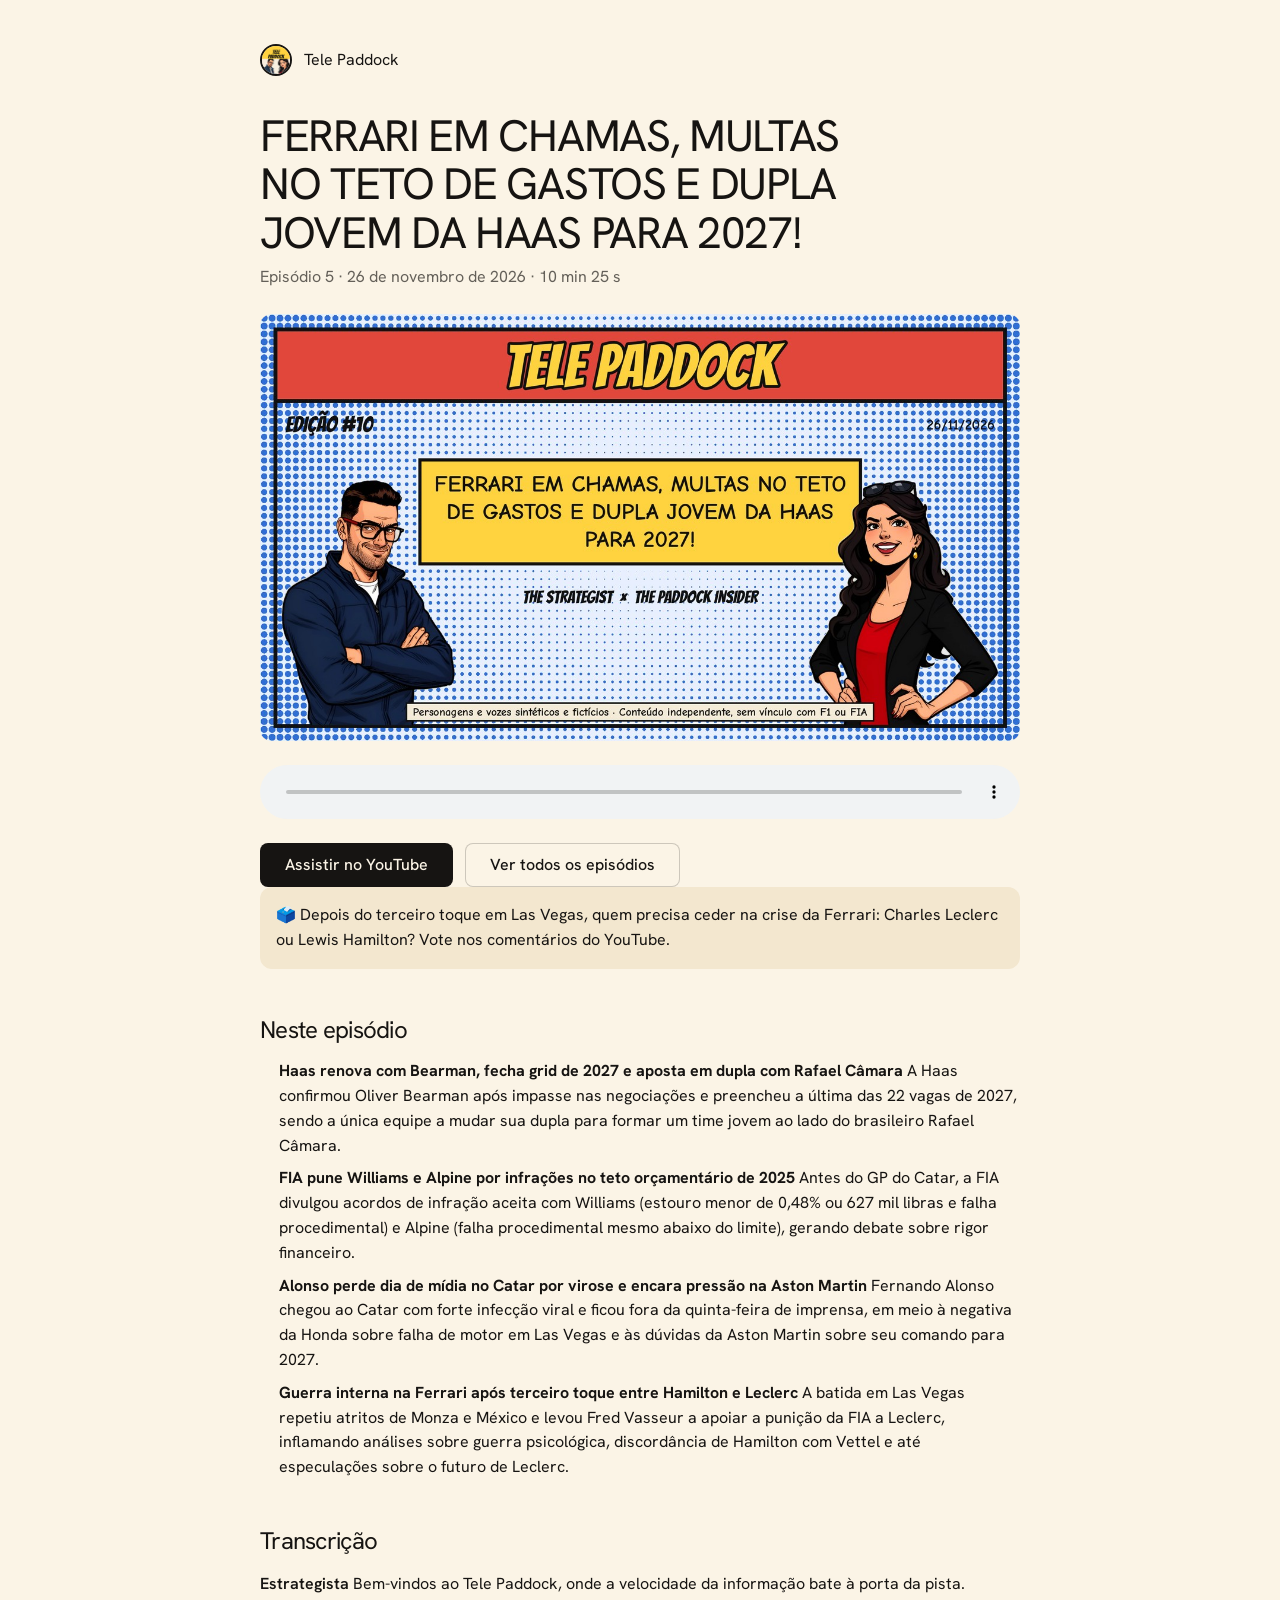
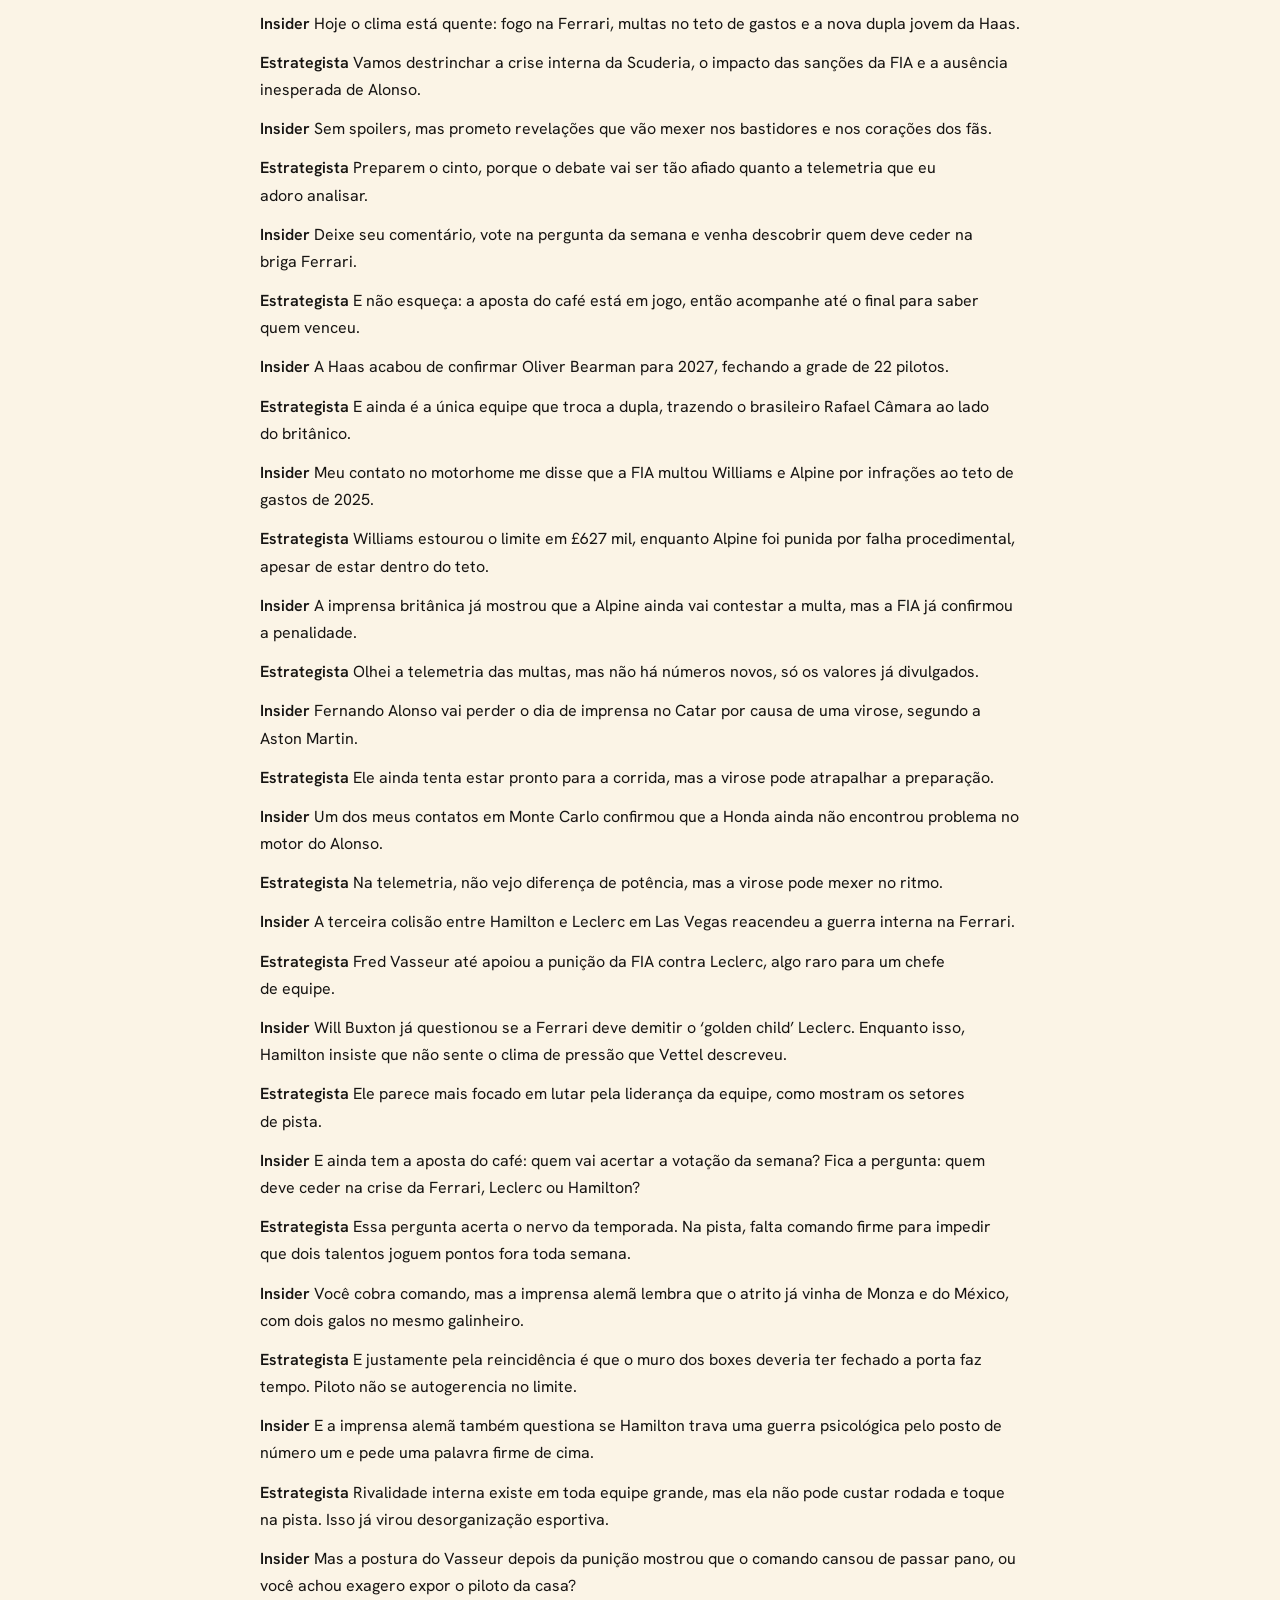
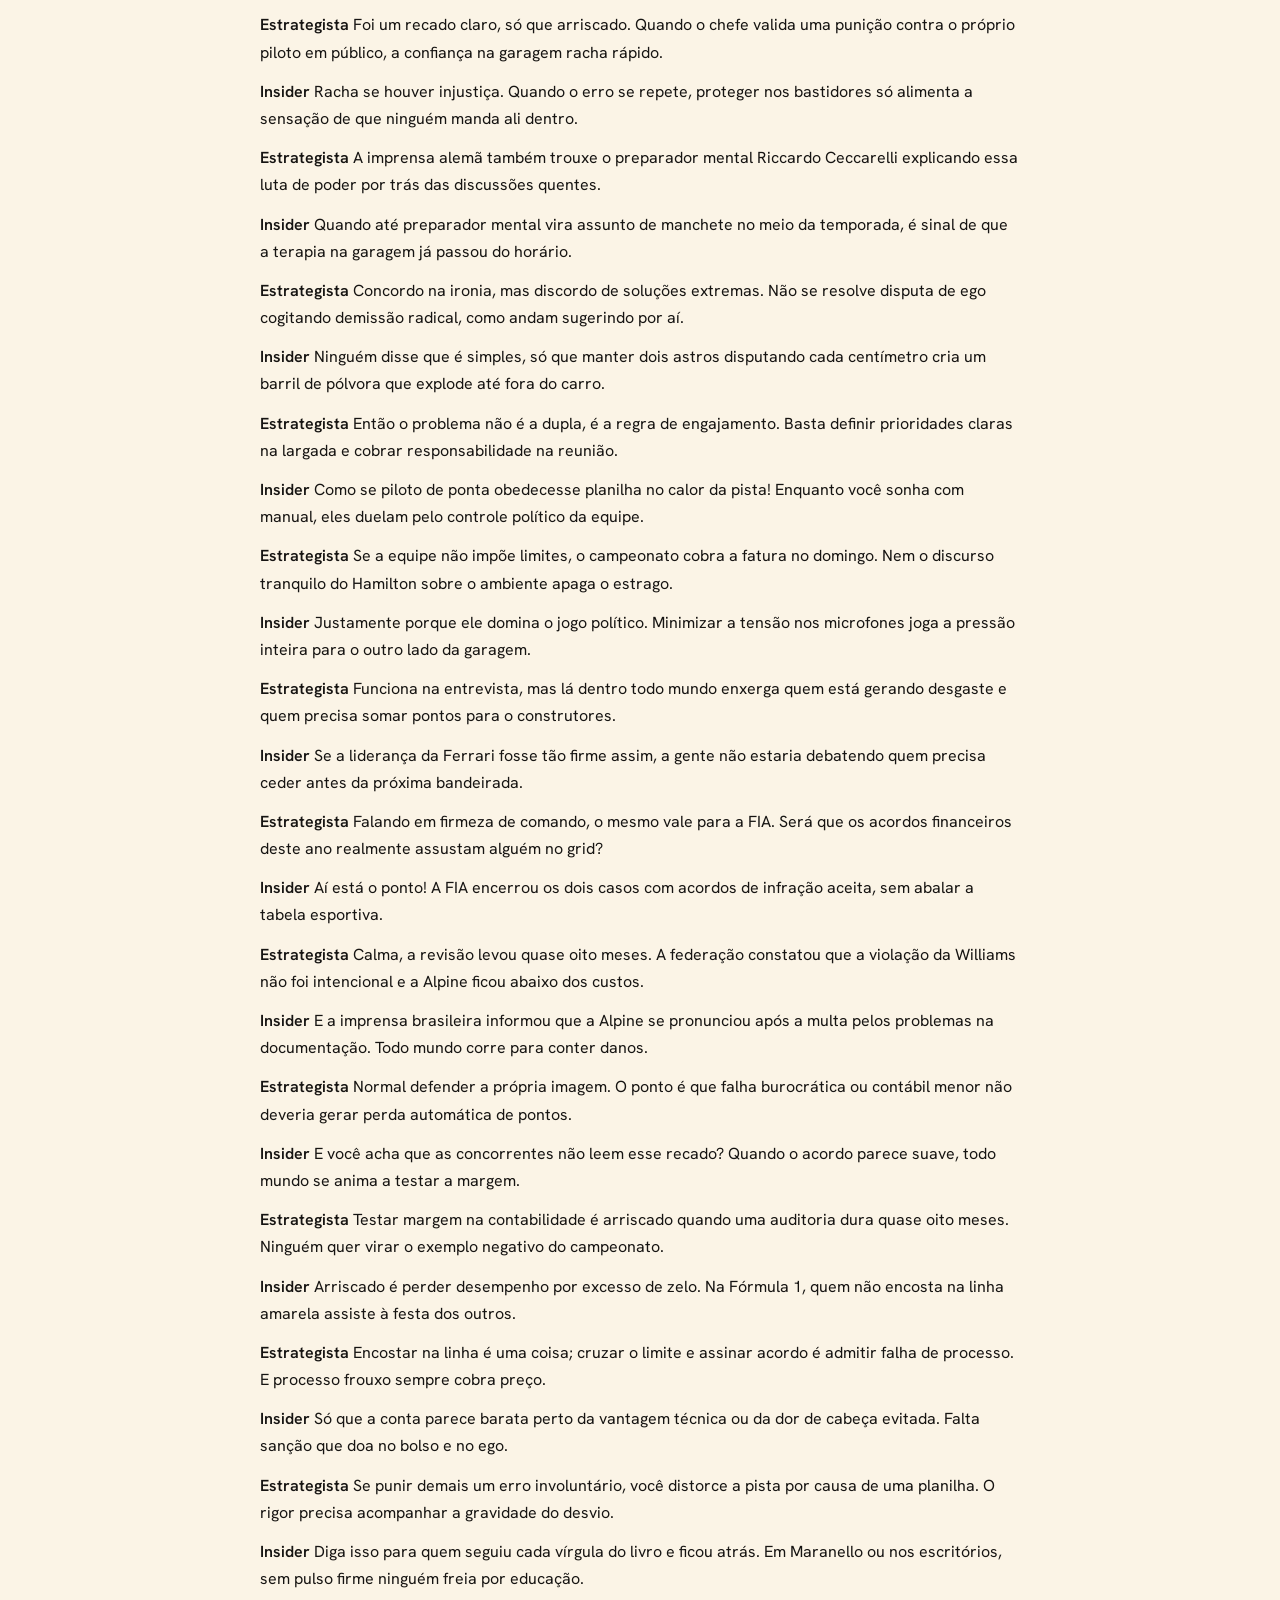
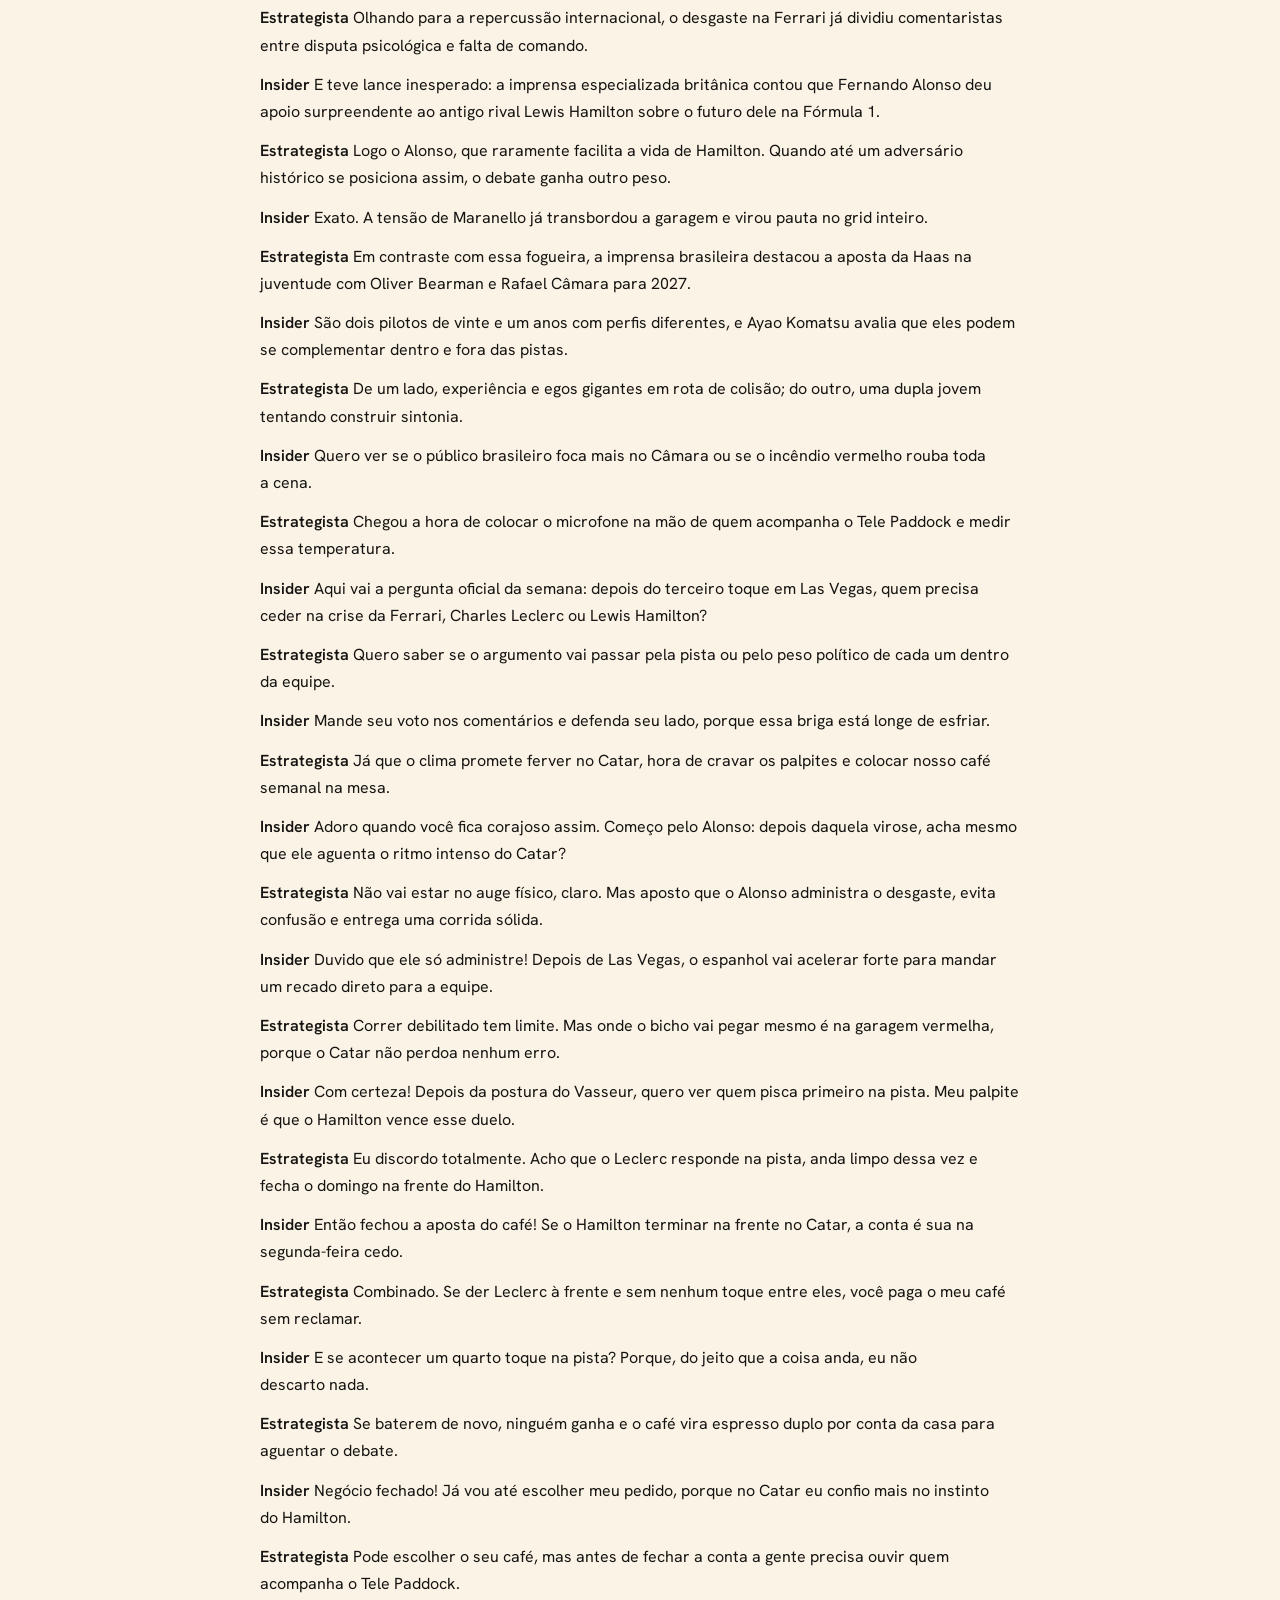
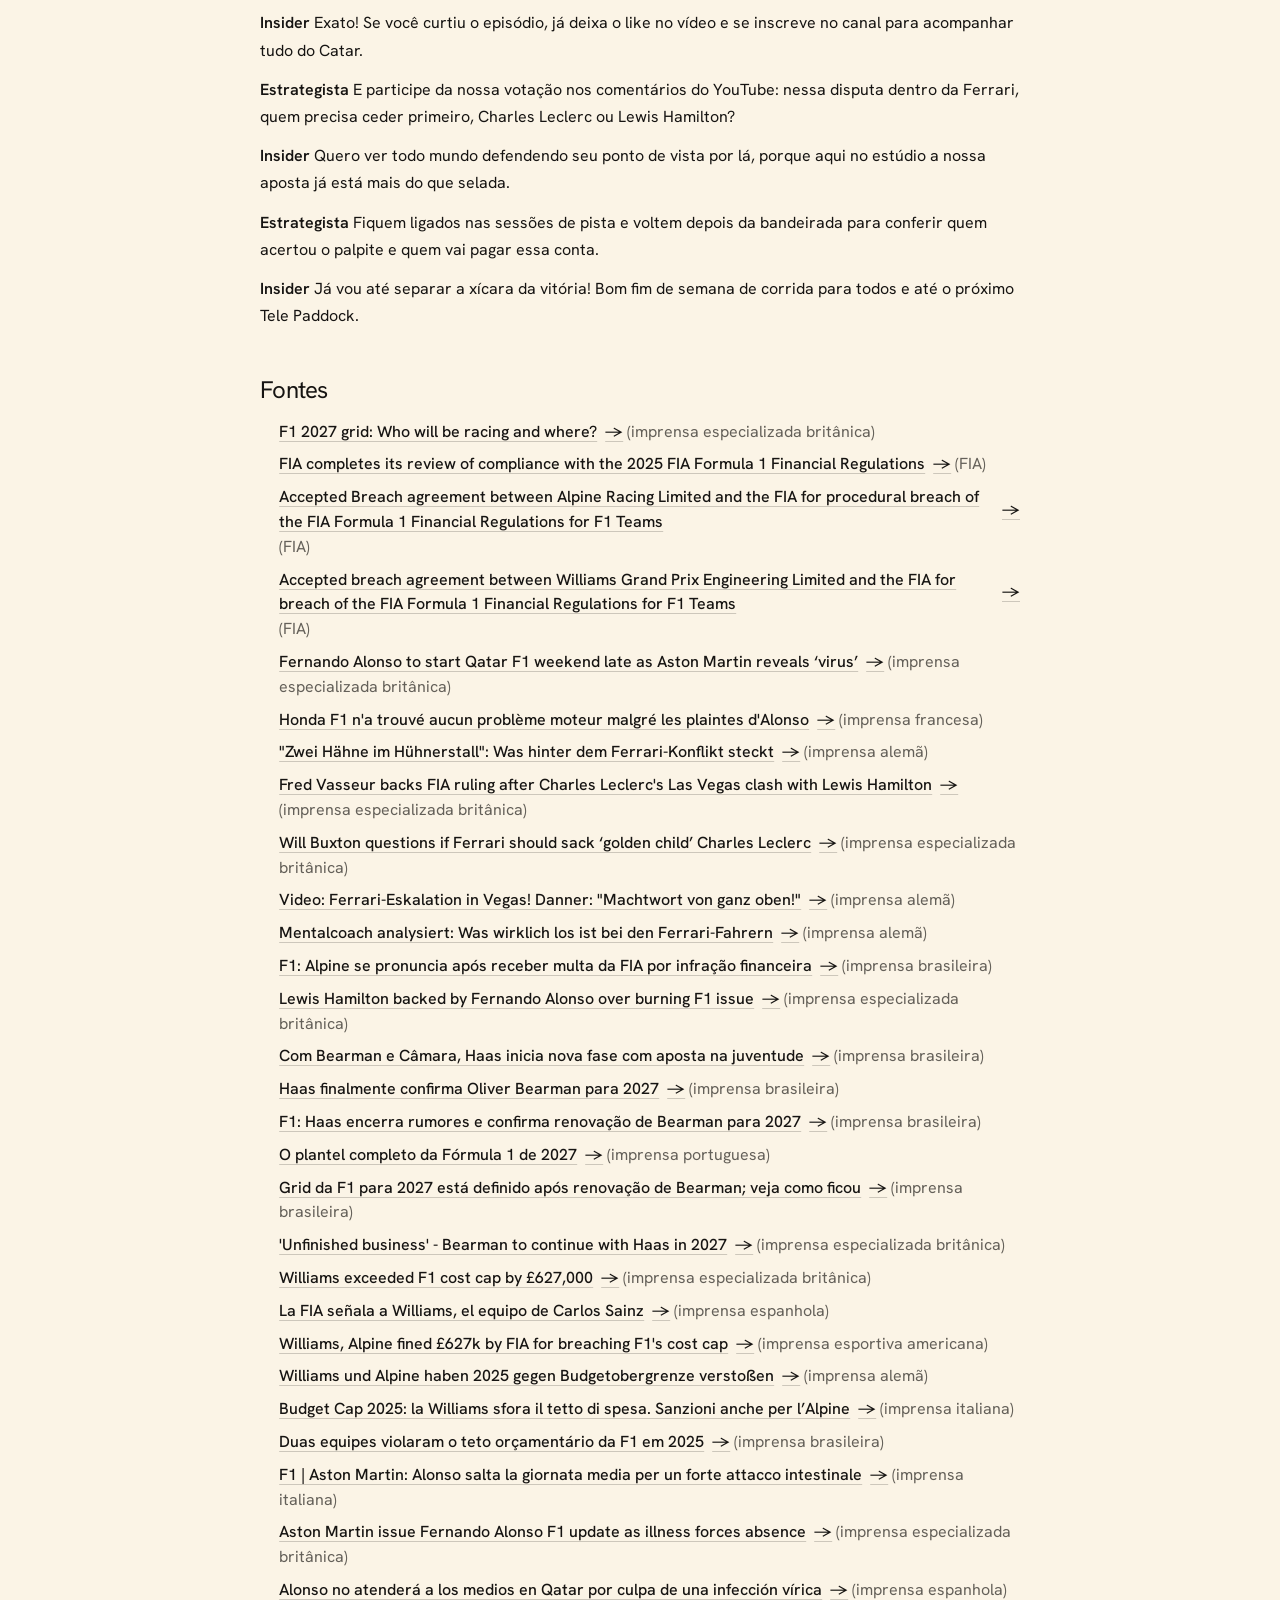
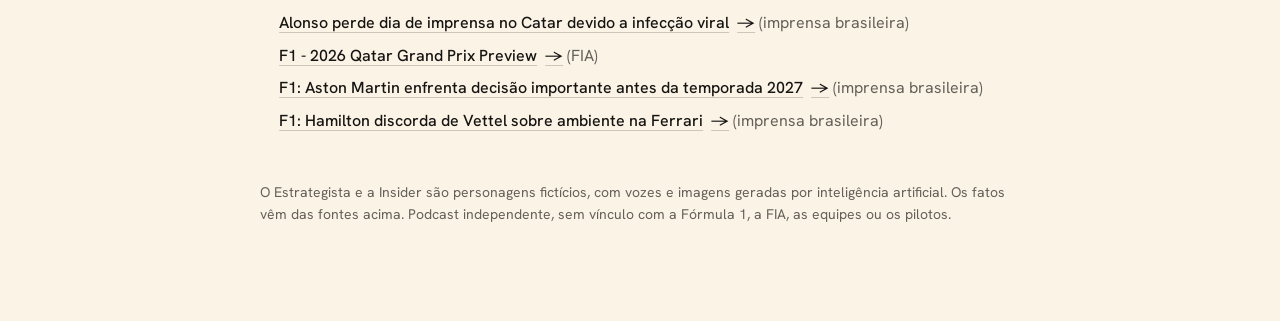
<file: episodios/005-ferrari-em-chamas-multas-no-teto-de-gastos-e-dupla-jovem-da.html>
<!doctype html>
<html lang="pt-BR" data-type="product" data-radius="soft" data-buttons="solid">
<head>
<meta charset="utf-8">
<meta name="viewport" content="width=device-width, initial-scale=1, viewport-fit=cover">
<title>FERRARI EM CHAMAS, MULTAS NO TETO DE GASTOS E DUPLA JOVEM DA HAAS PARA 2027! · Tele Paddock</title>
<meta name="description" content="Episódio 5 do Tele Paddock, podcast de Fórmula 1 em quadrinhos: Haas renova com Bearman, fecha grid de 2027 e aposta em dupla com Rafael Câmara; FIA pune Williams e Alpine por infrações no teto orçamentário de 2025; Alonso perde dia de mídia no Catar por virose e encara pressão na Aston Martin">
<link rel="canonical" href="https://telepaddock.github.io/podcast/episodios/005-ferrari-em-chamas-multas-no-teto-de-gastos-e-dupla-jovem-da.html">
<meta property="og:type" content="article">
<meta property="og:title" content="FERRARI EM CHAMAS, MULTAS NO TETO DE GASTOS E DUPLA JOVEM DA HAAS PARA 2027!">
<meta property="og:description" content="Episódio 5 do Tele Paddock, podcast de Fórmula 1 em quadrinhos: Haas renova com Bearman, fecha grid de 2027 e aposta em dupla com Rafael Câmara; FIA pune Williams e Alpine por infrações no teto orçamentário de 2025; Alonso perde dia de mídia no Catar por virose e encara pressão na Aston Martin">
<meta property="og:image" content="https://telepaddock.github.io/podcast/episodes/10-16.jpg">
<meta name="twitter:card" content="summary_large_image">
<link rel="icon" href="../img/favicon.png" type="image/png">
<meta name="theme-color" content="#fbf4e6">
<link rel="preconnect" href="https://fonts.googleapis.com">
<link rel="preconnect" href="https://fonts.gstatic.com" crossorigin>
<link href="https://fonts.googleapis.com/css2?family=Hanken+Grotesk:wght@400..700&display=swap" rel="stylesheet">
<link rel="stylesheet" href="../assets/system.css">
<style>
:root {
  --p-bg: #fbf4e6; --p-surface: #f3e7cf; --p-ink: #161412; --p-muted: #646059;
  --p-accent: #ffd23f; --p-accent-ink: #111111; --p-action: #161412; --p-action-ink: #fbf4e6;
  --font-display: "Hanken Grotesk", system-ui, sans-serif;
  --font-text: "Hanken Grotesk", system-ui, sans-serif;
  --display-weight: 400; --display-tracking: -0.03em;
}
body { background: var(--p-bg); color: var(--p-ink); }
.ep { width: min(100% - 48px, 760px); margin: 0 auto; padding: 32px 0 96px; }
.ep-top { display: flex; align-items: center; gap: 12px; min-height: 56px; text-decoration: none; color: inherit; }
.ep-top img { width: 32px; height: 32px; border-radius: 50%; border: 2px solid var(--p-ink); }
.ep h1 { font-size: clamp(30px, 4vw, 44px); line-height: 1.1; margin: 24px 0 8px; }
.ep h2 { font-size: 24px; margin: 48px 0 16px; }
.ep-meta { color: var(--p-muted); margin: 0 0 24px; }
.ep-cover { width: 100%; aspect-ratio: 16 / 9; object-fit: cover; border-radius: 12px; display: block; }
.ep audio { width: 100%; margin: 24px 0 16px; }
.ep ul { padding-left: 1.2em; display: grid; gap: 8px; }
.ep-line { margin: 0 0 12px; line-height: 1.7; }
.ep-speaker { font-weight: 600; }
.ep-question { background: var(--p-surface); padding: 16px; border-radius: 12px; }
.ep-note { color: var(--p-muted); font-size: 14px; margin-top: 48px; }
</style>
<script type="application/ld+json">{"@context": "https://schema.org", "@type": "PodcastEpisode", "name": "FERRARI EM CHAMAS, MULTAS NO TETO DE GASTOS E DUPLA JOVEM DA HAAS PARA 2027!", "episodeNumber": 5, "datePublished": "2026-11-26", "timeRequired": "PT10M", "description": "Episódio 5 do Tele Paddock, podcast de Fórmula 1 em quadrinhos: Haas renova com Bearman, fecha grid de 2027 e aposta em dupla com Rafael Câmara; FIA pune Williams e Alpine por infrações no teto orçamentário de 2025; Alonso perde dia de mídia no Catar por virose e encara pressão na Aston Martin", "url": "https://telepaddock.github.io/podcast/episodios/005-ferrari-em-chamas-multas-no-teto-de-gastos-e-dupla-jovem-da.html", "image": "https://telepaddock.github.io/podcast/episodes/10-16.jpg", "associatedMedia": {"@type": "MediaObject", "contentUrl": "https://telepaddock.github.io/podcast/episodes/10-16.mp3"}, "partOfSeries": {"@type": "PodcastSeries", "name": "Tele Paddock", "url": "https://telepaddock.github.io/podcast/"}, "inLanguage": "pt-BR"}</script>
</head>
<body>
<main class="ep">
  <a class="ep-top" href="../"><img src="../img/favicon.png" alt="" width="32" height="32">Tele Paddock</a>
  <h1>FERRARI EM CHAMAS, MULTAS NO TETO DE GASTOS E DUPLA JOVEM DA HAAS PARA 2027!</h1>
  <p class="ep-meta">Episódio 5 · 26 de novembro de 2026 · 10 min 25 s</p>
  <img class="ep-cover" src="https://telepaddock.github.io/podcast/episodes/10-16.jpg" alt="Capa do episódio 5 do Tele Paddock" width="1280" height="720">
  <audio controls preload="none" src="https://telepaddock.github.io/podcast/episodes/10-16.mp3" aria-label="Ouvir o episódio"></audio>
  <div class="btn-row"><a class="btn btn--primary" href="https://www.youtube.com/watch?v=FJs7KJY5v2U">Assistir no YouTube</a><a class="btn btn--secondary" href="../">Ver todos os episódios</a></div>
  <p class="ep-question">🗳️ Depois do terceiro toque em Las Vegas, quem precisa ceder na crise da Ferrari: Charles Leclerc ou Lewis Hamilton? Vote nos comentários do YouTube.</p>
  <h2>Neste episódio</h2>
  <ul><li><strong>Haas renova com Bearman, fecha grid de 2027 e aposta em dupla com Rafael Câmara</strong> A Haas confirmou Oliver Bearman após impasse nas negociações e preencheu a última das 22 vagas de 2027, sendo a única equipe a mudar sua dupla para formar um time jovem ao lado do brasileiro Rafael Câmara.</li><li><strong>FIA pune Williams e Alpine por infrações no teto orçamentário de 2025</strong> Antes do GP do Catar, a FIA divulgou acordos de infração aceita com Williams (estouro menor de 0,48% ou 627 mil libras e falha procedimental) e Alpine (falha procedimental mesmo abaixo do limite), gerando debate sobre rigor financeiro.</li><li><strong>Alonso perde dia de mídia no Catar por virose e encara pressão na Aston Martin</strong> Fernando Alonso chegou ao Catar com forte infecção viral e ficou fora da quinta-feira de imprensa, em meio à negativa da Honda sobre falha de motor em Las Vegas e às dúvidas da Aston Martin sobre seu comando para 2027.</li><li><strong>Guerra interna na Ferrari após terceiro toque entre Hamilton e Leclerc</strong> A batida em Las Vegas repetiu atritos de Monza e México e levou Fred Vasseur a apoiar a punição da FIA a Leclerc, inflamando análises sobre guerra psicológica, discordância de Hamilton com Vettel e até especulações sobre o futuro de Leclerc.</li></ul>
  <h2>Transcrição</h2>
  <p class="ep-line"><span class="ep-speaker">Estrategista</span> Bem-vindos ao Tele Paddock, onde a velocidade da informação bate à porta da pista.</p><p class="ep-line"><span class="ep-speaker">Insider</span> Hoje o clima está quente: fogo na Ferrari, multas no teto de gastos e a nova dupla jovem da Haas.</p><p class="ep-line"><span class="ep-speaker">Estrategista</span> Vamos destrinchar a crise interna da Scuderia, o impacto das sanções da FIA e a ausência inesperada de Alonso.</p><p class="ep-line"><span class="ep-speaker">Insider</span> Sem spoilers, mas prometo revelações que vão mexer nos bastidores e nos corações dos fãs.</p><p class="ep-line"><span class="ep-speaker">Estrategista</span> Preparem o cinto, porque o debate vai ser tão afiado quanto a telemetria que eu adoro analisar.</p><p class="ep-line"><span class="ep-speaker">Insider</span> Deixe seu comentário, vote na pergunta da semana e venha descobrir quem deve ceder na briga Ferrari.</p><p class="ep-line"><span class="ep-speaker">Estrategista</span> E não esqueça: a aposta do café está em jogo, então acompanhe até o final para saber quem venceu.</p><p class="ep-line"><span class="ep-speaker">Insider</span> A Haas acabou de confirmar Oliver Bearman para 2027, fechando a grade de 22 pilotos.</p><p class="ep-line"><span class="ep-speaker">Estrategista</span> E ainda é a única equipe que troca a dupla, trazendo o brasileiro Rafael Câmara ao lado do britânico.</p><p class="ep-line"><span class="ep-speaker">Insider</span> Meu contato no motorhome me disse que a FIA multou Williams e Alpine por infrações ao teto de gastos de 2025.</p><p class="ep-line"><span class="ep-speaker">Estrategista</span> Williams estourou o limite em £627 mil, enquanto Alpine foi punida por falha procedimental, apesar de estar dentro do teto.</p><p class="ep-line"><span class="ep-speaker">Insider</span> A imprensa britânica já mostrou que a Alpine ainda vai contestar a multa, mas a FIA já confirmou a penalidade.</p><p class="ep-line"><span class="ep-speaker">Estrategista</span> Olhei a telemetria das multas, mas não há números novos, só os valores já divulgados.</p><p class="ep-line"><span class="ep-speaker">Insider</span> Fernando Alonso vai perder o dia de imprensa no Catar por causa de uma virose, segundo a Aston Martin.</p><p class="ep-line"><span class="ep-speaker">Estrategista</span> Ele ainda tenta estar pronto para a corrida, mas a virose pode atrapalhar a preparação.</p><p class="ep-line"><span class="ep-speaker">Insider</span> Um dos meus contatos em Monte Carlo confirmou que a Honda ainda não encontrou problema no motor do Alonso.</p><p class="ep-line"><span class="ep-speaker">Estrategista</span> Na telemetria, não vejo diferença de potência, mas a virose pode mexer no ritmo.</p><p class="ep-line"><span class="ep-speaker">Insider</span> A terceira colisão entre Hamilton e Leclerc em Las Vegas reacendeu a guerra interna na Ferrari.</p><p class="ep-line"><span class="ep-speaker">Estrategista</span> Fred Vasseur até apoiou a punição da FIA contra Leclerc, algo raro para um chefe de equipe.</p><p class="ep-line"><span class="ep-speaker">Insider</span> Will Buxton já questionou se a Ferrari deve demitir o ‘golden child’ Leclerc. Enquanto isso, Hamilton insiste que não sente o clima de pressão que Vettel descreveu.</p><p class="ep-line"><span class="ep-speaker">Estrategista</span> Ele parece mais focado em lutar pela liderança da equipe, como mostram os setores de pista.</p><p class="ep-line"><span class="ep-speaker">Insider</span> E ainda tem a aposta do café: quem vai acertar a votação da semana? Fica a pergunta: quem deve ceder na crise da Ferrari, Leclerc ou Hamilton?</p><p class="ep-line"><span class="ep-speaker">Estrategista</span> Essa pergunta acerta o nervo da temporada. Na pista, falta comando firme para impedir que dois talentos joguem pontos fora toda semana.</p><p class="ep-line"><span class="ep-speaker">Insider</span> Você cobra comando, mas a imprensa alemã lembra que o atrito já vinha de Monza e do México, com dois galos no mesmo galinheiro.</p><p class="ep-line"><span class="ep-speaker">Estrategista</span> E justamente pela reincidência é que o muro dos boxes deveria ter fechado a porta faz tempo. Piloto não se autogerencia no limite.</p><p class="ep-line"><span class="ep-speaker">Insider</span> E a imprensa alemã também questiona se Hamilton trava uma guerra psicológica pelo posto de número um e pede uma palavra firme de cima.</p><p class="ep-line"><span class="ep-speaker">Estrategista</span> Rivalidade interna existe em toda equipe grande, mas ela não pode custar rodada e toque na pista. Isso já virou desorganização esportiva.</p><p class="ep-line"><span class="ep-speaker">Insider</span> Mas a postura do Vasseur depois da punição mostrou que o comando cansou de passar pano, ou você achou exagero expor o piloto da casa?</p><p class="ep-line"><span class="ep-speaker">Estrategista</span> Foi um recado claro, só que arriscado. Quando o chefe valida uma punição contra o próprio piloto em público, a confiança na garagem racha rápido.</p><p class="ep-line"><span class="ep-speaker">Insider</span> Racha se houver injustiça. Quando o erro se repete, proteger nos bastidores só alimenta a sensação de que ninguém manda ali dentro.</p><p class="ep-line"><span class="ep-speaker">Estrategista</span> A imprensa alemã também trouxe o preparador mental Riccardo Ceccarelli explicando essa luta de poder por trás das discussões quentes.</p><p class="ep-line"><span class="ep-speaker">Insider</span> Quando até preparador mental vira assunto de manchete no meio da temporada, é sinal de que a terapia na garagem já passou do horário.</p><p class="ep-line"><span class="ep-speaker">Estrategista</span> Concordo na ironia, mas discordo de soluções extremas. Não se resolve disputa de ego cogitando demissão radical, como andam sugerindo por aí.</p><p class="ep-line"><span class="ep-speaker">Insider</span> Ninguém disse que é simples, só que manter dois astros disputando cada centímetro cria um barril de pólvora que explode até fora do carro.</p><p class="ep-line"><span class="ep-speaker">Estrategista</span> Então o problema não é a dupla, é a regra de engajamento. Basta definir prioridades claras na largada e cobrar responsabilidade na reunião.</p><p class="ep-line"><span class="ep-speaker">Insider</span> Como se piloto de ponta obedecesse planilha no calor da pista! Enquanto você sonha com manual, eles duelam pelo controle político da equipe.</p><p class="ep-line"><span class="ep-speaker">Estrategista</span> Se a equipe não impõe limites, o campeonato cobra a fatura no domingo. Nem o discurso tranquilo do Hamilton sobre o ambiente apaga o estrago.</p><p class="ep-line"><span class="ep-speaker">Insider</span> Justamente porque ele domina o jogo político. Minimizar a tensão nos microfones joga a pressão inteira para o outro lado da garagem.</p><p class="ep-line"><span class="ep-speaker">Estrategista</span> Funciona na entrevista, mas lá dentro todo mundo enxerga quem está gerando desgaste e quem precisa somar pontos para o construtores.</p><p class="ep-line"><span class="ep-speaker">Insider</span> Se a liderança da Ferrari fosse tão firme assim, a gente não estaria debatendo quem precisa ceder antes da próxima bandeirada.</p><p class="ep-line"><span class="ep-speaker">Estrategista</span> Falando em firmeza de comando, o mesmo vale para a FIA. Será que os acordos financeiros deste ano realmente assustam alguém no grid?</p><p class="ep-line"><span class="ep-speaker">Insider</span> Aí está o ponto! A FIA encerrou os dois casos com acordos de infração aceita, sem abalar a tabela esportiva.</p><p class="ep-line"><span class="ep-speaker">Estrategista</span> Calma, a revisão levou quase oito meses. A federação constatou que a violação da Williams não foi intencional e a Alpine ficou abaixo dos custos.</p><p class="ep-line"><span class="ep-speaker">Insider</span> E a imprensa brasileira informou que a Alpine se pronunciou após a multa pelos problemas na documentação. Todo mundo corre para conter danos.</p><p class="ep-line"><span class="ep-speaker">Estrategista</span> Normal defender a própria imagem. O ponto é que falha burocrática ou contábil menor não deveria gerar perda automática de pontos.</p><p class="ep-line"><span class="ep-speaker">Insider</span> E você acha que as concorrentes não leem esse recado? Quando o acordo parece suave, todo mundo se anima a testar a margem.</p><p class="ep-line"><span class="ep-speaker">Estrategista</span> Testar margem na contabilidade é arriscado quando uma auditoria dura quase oito meses. Ninguém quer virar o exemplo negativo do campeonato.</p><p class="ep-line"><span class="ep-speaker">Insider</span> Arriscado é perder desempenho por excesso de zelo. Na Fórmula 1, quem não encosta na linha amarela assiste à festa dos outros.</p><p class="ep-line"><span class="ep-speaker">Estrategista</span> Encostar na linha é uma coisa; cruzar o limite e assinar acordo é admitir falha de processo. E processo frouxo sempre cobra preço.</p><p class="ep-line"><span class="ep-speaker">Insider</span> Só que a conta parece barata perto da vantagem técnica ou da dor de cabeça evitada. Falta sanção que doa no bolso e no ego.</p><p class="ep-line"><span class="ep-speaker">Estrategista</span> Se punir demais um erro involuntário, você distorce a pista por causa de uma planilha. O rigor precisa acompanhar a gravidade do desvio.</p><p class="ep-line"><span class="ep-speaker">Insider</span> Diga isso para quem seguiu cada vírgula do livro e ficou atrás. Em Maranello ou nos escritórios, sem pulso firme ninguém freia por educação.</p><p class="ep-line"><span class="ep-speaker">Estrategista</span> Olhando para a repercussão internacional, o desgaste na Ferrari já dividiu comentaristas entre disputa psicológica e falta de comando.</p><p class="ep-line"><span class="ep-speaker">Insider</span> E teve lance inesperado: a imprensa especializada britânica contou que Fernando Alonso deu apoio surpreendente ao antigo rival Lewis Hamilton sobre o futuro dele na Fórmula 1.</p><p class="ep-line"><span class="ep-speaker">Estrategista</span> Logo o Alonso, que raramente facilita a vida de Hamilton. Quando até um adversário histórico se posiciona assim, o debate ganha outro peso.</p><p class="ep-line"><span class="ep-speaker">Insider</span> Exato. A tensão de Maranello já transbordou a garagem e virou pauta no grid inteiro.</p><p class="ep-line"><span class="ep-speaker">Estrategista</span> Em contraste com essa fogueira, a imprensa brasileira destacou a aposta da Haas na juventude com Oliver Bearman e Rafael Câmara para 2027.</p><p class="ep-line"><span class="ep-speaker">Insider</span> São dois pilotos de vinte e um anos com perfis diferentes, e Ayao Komatsu avalia que eles podem se complementar dentro e fora das pistas.</p><p class="ep-line"><span class="ep-speaker">Estrategista</span> De um lado, experiência e egos gigantes em rota de colisão; do outro, uma dupla jovem tentando construir sintonia.</p><p class="ep-line"><span class="ep-speaker">Insider</span> Quero ver se o público brasileiro foca mais no Câmara ou se o incêndio vermelho rouba toda a cena.</p><p class="ep-line"><span class="ep-speaker">Estrategista</span> Chegou a hora de colocar o microfone na mão de quem acompanha o Tele Paddock e medir essa temperatura.</p><p class="ep-line"><span class="ep-speaker">Insider</span> Aqui vai a pergunta oficial da semana: depois do terceiro toque em Las Vegas, quem precisa ceder na crise da Ferrari, Charles Leclerc ou Lewis Hamilton?</p><p class="ep-line"><span class="ep-speaker">Estrategista</span> Quero saber se o argumento vai passar pela pista ou pelo peso político de cada um dentro da equipe.</p><p class="ep-line"><span class="ep-speaker">Insider</span> Mande seu voto nos comentários e defenda seu lado, porque essa briga está longe de esfriar.</p><p class="ep-line"><span class="ep-speaker">Estrategista</span> Já que o clima promete ferver no Catar, hora de cravar os palpites e colocar nosso café semanal na mesa.</p><p class="ep-line"><span class="ep-speaker">Insider</span> Adoro quando você fica corajoso assim. Começo pelo Alonso: depois daquela virose, acha mesmo que ele aguenta o ritmo intenso do Catar?</p><p class="ep-line"><span class="ep-speaker">Estrategista</span> Não vai estar no auge físico, claro. Mas aposto que o Alonso administra o desgaste, evita confusão e entrega uma corrida sólida.</p><p class="ep-line"><span class="ep-speaker">Insider</span> Duvido que ele só administre! Depois de Las Vegas, o espanhol vai acelerar forte para mandar um recado direto para a equipe.</p><p class="ep-line"><span class="ep-speaker">Estrategista</span> Correr debilitado tem limite. Mas onde o bicho vai pegar mesmo é na garagem vermelha, porque o Catar não perdoa nenhum erro.</p><p class="ep-line"><span class="ep-speaker">Insider</span> Com certeza! Depois da postura do Vasseur, quero ver quem pisca primeiro na pista. Meu palpite é que o Hamilton vence esse duelo.</p><p class="ep-line"><span class="ep-speaker">Estrategista</span> Eu discordo totalmente. Acho que o Leclerc responde na pista, anda limpo dessa vez e fecha o domingo na frente do Hamilton.</p><p class="ep-line"><span class="ep-speaker">Insider</span> Então fechou a aposta do café! Se o Hamilton terminar na frente no Catar, a conta é sua na segunda-feira cedo.</p><p class="ep-line"><span class="ep-speaker">Estrategista</span> Combinado. Se der Leclerc à frente e sem nenhum toque entre eles, você paga o meu café sem reclamar.</p><p class="ep-line"><span class="ep-speaker">Insider</span> E se acontecer um quarto toque na pista? Porque, do jeito que a coisa anda, eu não descarto nada.</p><p class="ep-line"><span class="ep-speaker">Estrategista</span> Se baterem de novo, ninguém ganha e o café vira espresso duplo por conta da casa para aguentar o debate.</p><p class="ep-line"><span class="ep-speaker">Insider</span> Negócio fechado! Já vou até escolher meu pedido, porque no Catar eu confio mais no instinto do Hamilton.</p><p class="ep-line"><span class="ep-speaker">Estrategista</span> Pode escolher o seu café, mas antes de fechar a conta a gente precisa ouvir quem acompanha o Tele Paddock.</p><p class="ep-line"><span class="ep-speaker">Insider</span> Exato! Se você curtiu o episódio, já deixa o like no vídeo e se inscreve no canal para acompanhar tudo do Catar.</p><p class="ep-line"><span class="ep-speaker">Estrategista</span> E participe da nossa votação nos comentários do YouTube: nessa disputa dentro da Ferrari, quem precisa ceder primeiro, Charles Leclerc ou Lewis Hamilton?</p><p class="ep-line"><span class="ep-speaker">Insider</span> Quero ver todo mundo defendendo seu ponto de vista por lá, porque aqui no estúdio a nossa aposta já está mais do que selada.</p><p class="ep-line"><span class="ep-speaker">Estrategista</span> Fiquem ligados nas sessões de pista e voltem depois da bandeirada para conferir quem acertou o palpite e quem vai pagar essa conta.</p><p class="ep-line"><span class="ep-speaker">Insider</span> Já vou até separar a xícara da vitória! Bom fim de semana de corrida para todos e até o próximo Tele Paddock.</p>
  <h2>Fontes</h2>
  <ul><li><a class="link" href="https://www.autosport.com/f1/news/f1-2027-grid-who-will-be-racing-and-where/10847600/?utm_source=RSS&amp;utm_medium=referral&amp;utm_campaign=RSS-F1&amp;utm_term=News&amp;utm_content=uk" rel="nofollow noopener">F1 2027 grid: Who will be racing and where?</a> <span class="muted">(imprensa especializada britânica)</span></li><li><a class="link" href="https://www.fia.com/news/fia-completes-its-review-compliance-2025-fia-formula-1-financial-regulations" rel="nofollow noopener">FIA completes its review of compliance with the 2025 FIA Formula 1 Financial Regulations</a> <span class="muted">(FIA)</span></li><li><a class="link" href="https://www.fia.com/news/accepted-breach-agreement-between-alpine-racing-limited-and-fia-procedural-breach-fia-formula-1" rel="nofollow noopener">Accepted Breach agreement between Alpine Racing Limited and the FIA for procedural breach of the FIA Formula 1 Financial Regulations for F1 Teams</a> <span class="muted">(FIA)</span></li><li><a class="link" href="https://www.fia.com/news/accepted-breach-agreement-between-williams-grand-prix-engineering-limited-and-fia-breach-fia" rel="nofollow noopener">Accepted breach agreement between Williams Grand Prix Engineering Limited and the FIA for breach of the FIA Formula 1 Financial Regulations for F1 Teams</a> <span class="muted">(FIA)</span></li><li><a class="link" href="https://www.crash.net/f1/news/1110897/1/fernando-alonso-start-qatar-f1-weekend-late-aston-martin-reveals-virus" rel="nofollow noopener">Fernando Alonso to start Qatar F1 weekend late as Aston Martin reveals ‘virus’</a> <span class="muted">(imprensa especializada britânica)</span></li><li><a class="link" href="https://motorsport.nextgen-auto.com/fr/formule-1/honda-f1-n-a-trouve-aucun-probleme-moteur-malgre-les-plaintes-d-alonso,213750.html" rel="nofollow noopener">Honda F1 n&#x27;a trouvé aucun problème moteur malgré les plaintes d&#x27;Alonso</a> <span class="muted">(imprensa francesa)</span></li><li><a class="link" href="https://de.motorsport.com/f1/news/zwei-haehne-im-huehnerstall-was-hinter-dem-ferrari-konflikt-steckt-26112607/3457868/?utm_source=RSS&amp;utm_medium=referral&amp;utm_campaign=RSS-F1&amp;utm_term=News&amp;utm_content=de" rel="nofollow noopener">&quot;Zwei Hähne im Hühnerstall&quot;: Was hinter dem Ferrari-Konflikt steckt</a> <span class="muted">(imprensa alemã)</span></li><li><a class="link" href="https://www.motorsport.com/f1/news/fred-vasseur-refuses-to-shield-leclerc-over-hamilton-collision-the-decision-of-the-fia-was-quite-cl/10877483/?utm_source=RSS&amp;utm_medium=referral&amp;utm_campaign=RSS-F1&amp;utm_term=News&amp;utm_content=www" rel="nofollow noopener">Fred Vasseur backs FIA ruling after Charles Leclerc&#x27;s Las Vegas clash with Lewis Hamilton</a> <span class="muted">(imprensa especializada britânica)</span></li><li><a class="link" href="https://www.crash.net/f1/news/1110901/1/will-buxton-questions-if-ferrari-should-sack-golden-child-charles-leclerc" rel="nofollow noopener">Will Buxton questions if Ferrari should sack ‘golden child’ Charles Leclerc</a> <span class="muted">(imprensa especializada britânica)</span></li><li><a class="link" href="https://www.motorsport-magazin.com/formel1/video-14944-ferrari-eskalation-in-vegas-danner-machtwort-von-ganz-oben.html" rel="nofollow noopener">Video: Ferrari-Eskalation in Vegas! Danner: &quot;Machtwort von ganz oben!&quot;</a> <span class="muted">(imprensa alemã)</span></li><li><a class="link" href="https://www.motorsport-total.com/formel-1/news/mentalcoach-analysiert-was-wirklich-los-ist-bei-den-ferrari-fahrern-26112607" rel="nofollow noopener">Mentalcoach analysiert: Was wirklich los ist bei den Ferrari-Fahrern</a> <span class="muted">(imprensa alemã)</span></li><li><a class="link" href="https://www.f1mania.net/f1/f1-alpine-se-pronuncia-apos-receber-multa-da-fia-por-infracao-financeira/" rel="nofollow noopener">F1: Alpine se pronuncia após receber multa da FIA por infração financeira</a> <span class="muted">(imprensa brasileira)</span></li><li><a class="link" href="https://www.gpfans.com/en/f1-news/1093346/f1-lewis-hamilton-fernando-alonso-retirement-aston-martin-young-drivers/" rel="nofollow noopener">Lewis Hamilton backed by Fernando Alonso over burning F1 issue</a> <span class="muted">(imprensa especializada britânica)</span></li><li><a class="link" href="https://boletimdopaddock.com.br/com-bearman-e-camara-haas-inicia-nova-fase-com-aposta-na-juventude/109526/" rel="nofollow noopener">Com Bearman e Câmara, Haas inicia nova fase com aposta na juventude</a> <span class="muted">(imprensa brasileira)</span></li><li><a class="link" href="https://www.autoracing.com.br/haas-confirma-oliver-bearman-f1-2027/" rel="nofollow noopener">Haas finalmente confirma Oliver Bearman para 2027</a> <span class="muted">(imprensa brasileira)</span></li><li><a class="link" href="https://www.f1mania.net/f1/f1-haas-encerra-rumores-e-confirma-renovacao-de-bearman-para-2027/" rel="nofollow noopener">F1: Haas encerra rumores e confirma renovação de Bearman para 2027</a> <span class="muted">(imprensa brasileira)</span></li><li><a class="link" href="https://www.autosport.pt/formula1/o-plantel-completo-da-formula-1-de-2027/" rel="nofollow noopener">O plantel completo da Fórmula 1 de 2027</a> <span class="muted">(imprensa portuguesa)</span></li><li><a class="link" href="https://motorsport.uol.com.br/f1/news/grid-da-f1-para-2027-esta-definido-apos-renovacao-de-bearman-veja-como-ficou/10877866/?utm_source=RSS&amp;utm_medium=referral&amp;utm_campaign=RSS-F1&amp;utm_term=News&amp;utm_content=br" rel="nofollow noopener">Grid da F1 para 2027 está definido após renovação de Bearman; veja como ficou</a> <span class="muted">(imprensa brasileira)</span></li><li><a class="link" href="https://www.skysports.com/watch/video/13616840/qatar-gp-oliver-bearman-says-he-has-unfinished-business-with-haas-in-2027" rel="nofollow noopener">&#x27;Unfinished business&#x27; - Bearman to continue with Haas in 2027</a> <span class="muted">(imprensa especializada britânica)</span></li><li><a class="link" href="https://www.bbc.co.uk/sport/formula1/articles/cxj05mv79z0do?at_medium=RSS&amp;at_campaign=rss" rel="nofollow noopener">Williams exceeded F1 cost cap by £627,000</a> <span class="muted">(imprensa especializada britânica)</span></li><li><a class="link" href="https://www.mundodeportivo.com/motor/f1/20261125/1004255482/fia-senala-williams-equipo-carlos-sainz.html" rel="nofollow noopener">La FIA señala a Williams, el equipo de Carlos Sainz</a> <span class="muted">(imprensa espanhola)</span></li><li><a class="link" href="https://www.espn.com/f1/story/_/id/50594939/williams-alpine-fined-627k-fia-f1-cap" rel="nofollow noopener">Williams, Alpine fined £627k by FIA for breaching F1&#x27;s cost cap</a> <span class="muted">(imprensa esportiva americana)</span></li><li><a class="link" href="https://de.motorsport.com/f1/news/williams-und-alpine-haben-2025-gegen-budgetobergrenze-verstossen-26112509/3457837/?utm_source=RSS&amp;utm_medium=referral&amp;utm_campaign=RSS-F1&amp;utm_term=News&amp;utm_content=de" rel="nofollow noopener">Williams und Alpine haben 2025 gegen Budgetobergrenze verstoßen</a> <span class="muted">(imprensa alemã)</span></li><li><a class="link" href="https://www.formulapassion.it/f1/f1-news/budget-cap-williams-sofra-tetto-di-spesa-sanzioni-anche-per-alpine" rel="nofollow noopener">Budget Cap 2025: la Williams sfora il tetto di spesa. Sanzioni anche per l’Alpine</a> <span class="muted">(imprensa italiana)</span></li><li><a class="link" href="https://www.autoracing.com.br/duas-equipes-violaram-teto-orcamentario-f1-2025/" rel="nofollow noopener">Duas equipes violaram o teto orçamentário da F1 em 2025</a> <span class="muted">(imprensa brasileira)</span></li><li><a class="link" href="https://it.motorsport.com/f1/news/f1-aston-martin-alonso-salta-la-giornata-media-per-un-forte-attacco-intestinale/10877864/?utm_source=RSS&amp;utm_medium=referral&amp;utm_campaign=RSS-F1&amp;utm_term=News&amp;utm_content=it" rel="nofollow noopener">F1 | Aston Martin: Alonso salta la giornata media per un forte attacco intestinale</a> <span class="muted">(imprensa italiana)</span></li><li><a class="link" href="https://www.gpfans.com/en/f1-news/1093392/f1-aston-martin-fernando-alonso-absence-illness-qatar-grand-prix-2026/" rel="nofollow noopener">Aston Martin issue Fernando Alonso F1 update as illness forces absence</a> <span class="muted">(imprensa especializada britânica)</span></li><li><a class="link" href="https://www.mundodeportivo.com/motor/f1/20261126/1004255803/alonso-no-atendera-medios-qatar-culpa-infeccion-virica.html" rel="nofollow noopener">Alonso no atenderá a los medios en Qatar por culpa de una infección vírica</a> <span class="muted">(imprensa espanhola)</span></li><li><a class="link" href="https://www.autoracing.com.br/alonso-perde-dia-de-imprensa-catar-infeccao-viral/" rel="nofollow noopener">Alonso perde dia de imprensa no Catar devido a infecção viral</a> <span class="muted">(imprensa brasileira)</span></li><li><a class="link" href="https://www.fia.com/news/f1-2026-qatar-grand-prix-preview-0" rel="nofollow noopener">F1 - 2026 Qatar Grand Prix Preview</a> <span class="muted">(FIA)</span></li><li><a class="link" href="https://www.f1mania.net/f1/f1-aston-martin-enfrenta-decisao-importante-antes-da-temporada-2027/" rel="nofollow noopener">F1: Aston Martin enfrenta decisão importante antes da temporada 2027</a> <span class="muted">(imprensa brasileira)</span></li><li><a class="link" href="https://www.f1mania.net/f1/f1-hamilton-discorda-de-vettel-sobre-ambiente-na-ferrari/" rel="nofollow noopener">F1: Hamilton discorda de Vettel sobre ambiente na Ferrari</a> <span class="muted">(imprensa brasileira)</span></li></ul>
  <p class="ep-note">O Estrategista e a Insider são personagens fictícios, com vozes e imagens geradas por inteligência artificial. Os fatos vêm das fontes acima. Podcast independente, sem vínculo com a Fórmula 1, a FIA, as equipes ou os pilotos.</p>
</main>
</body>
</html>
</file>
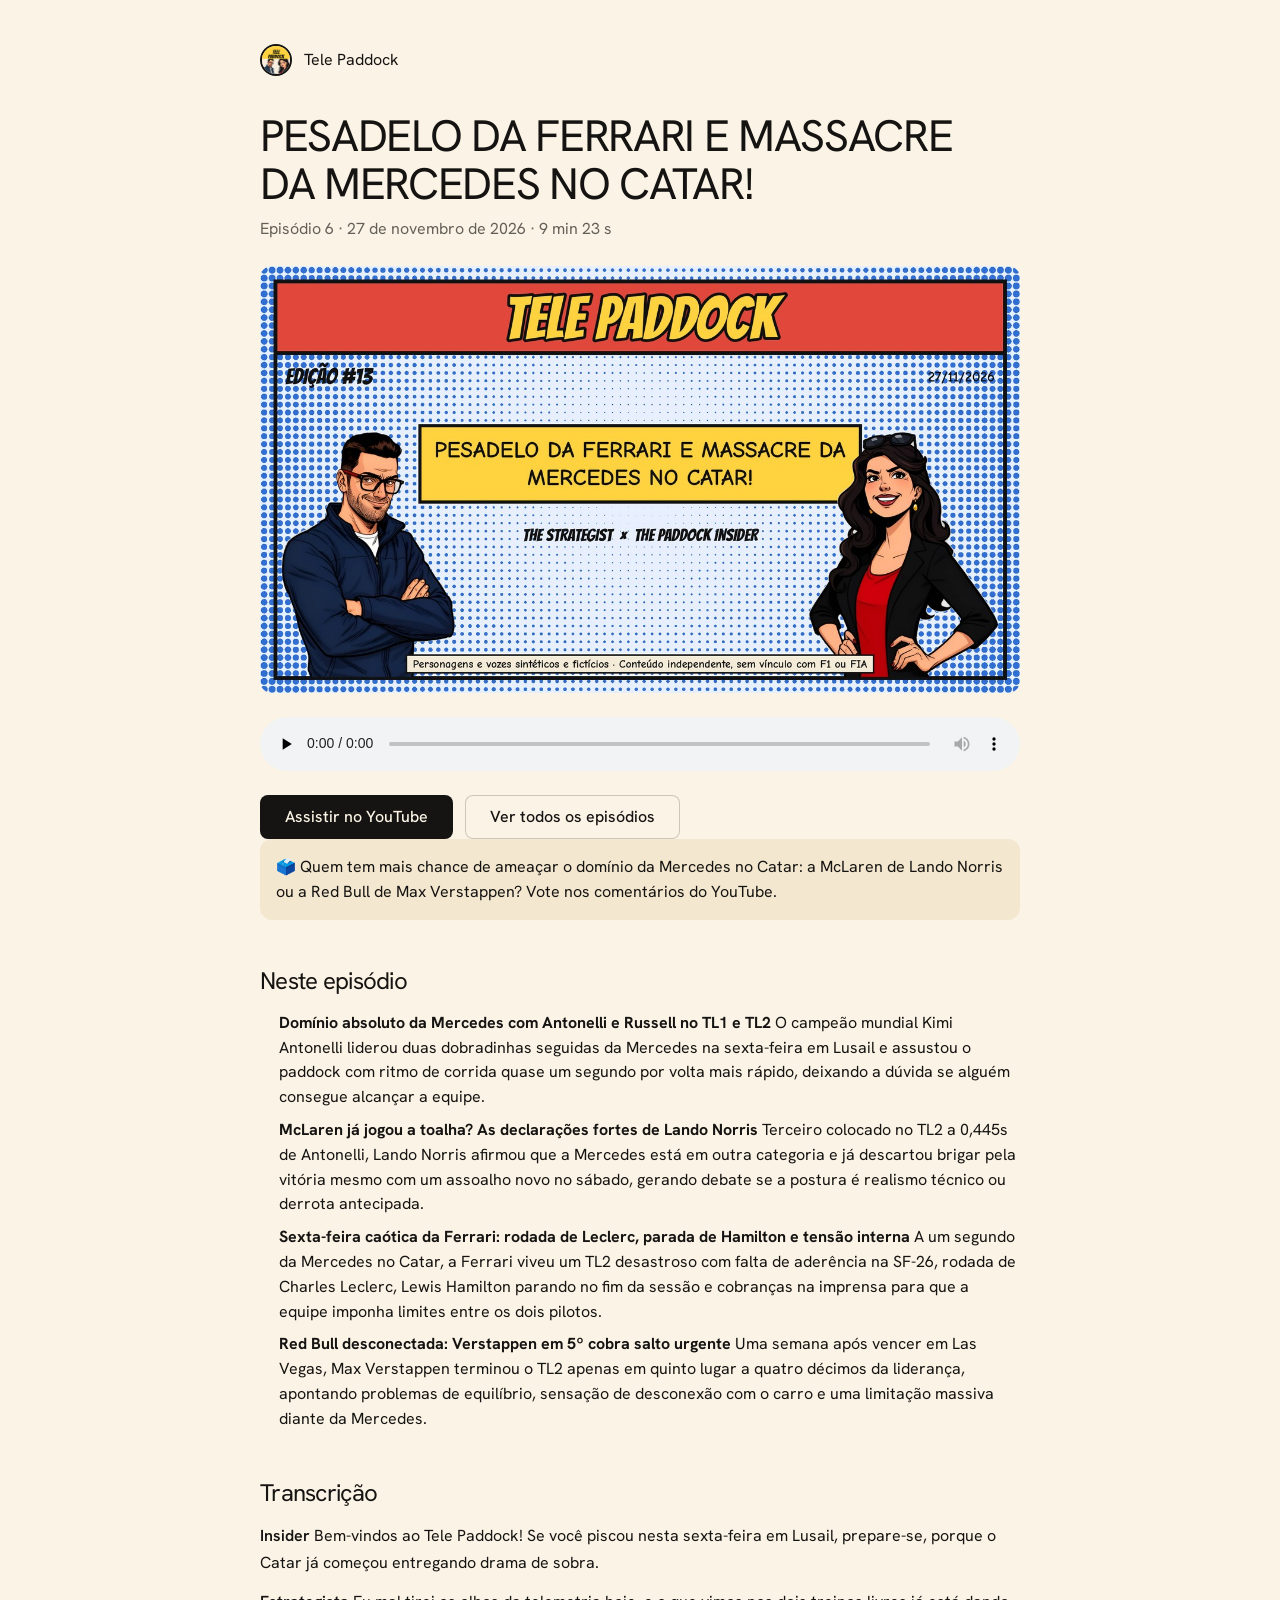
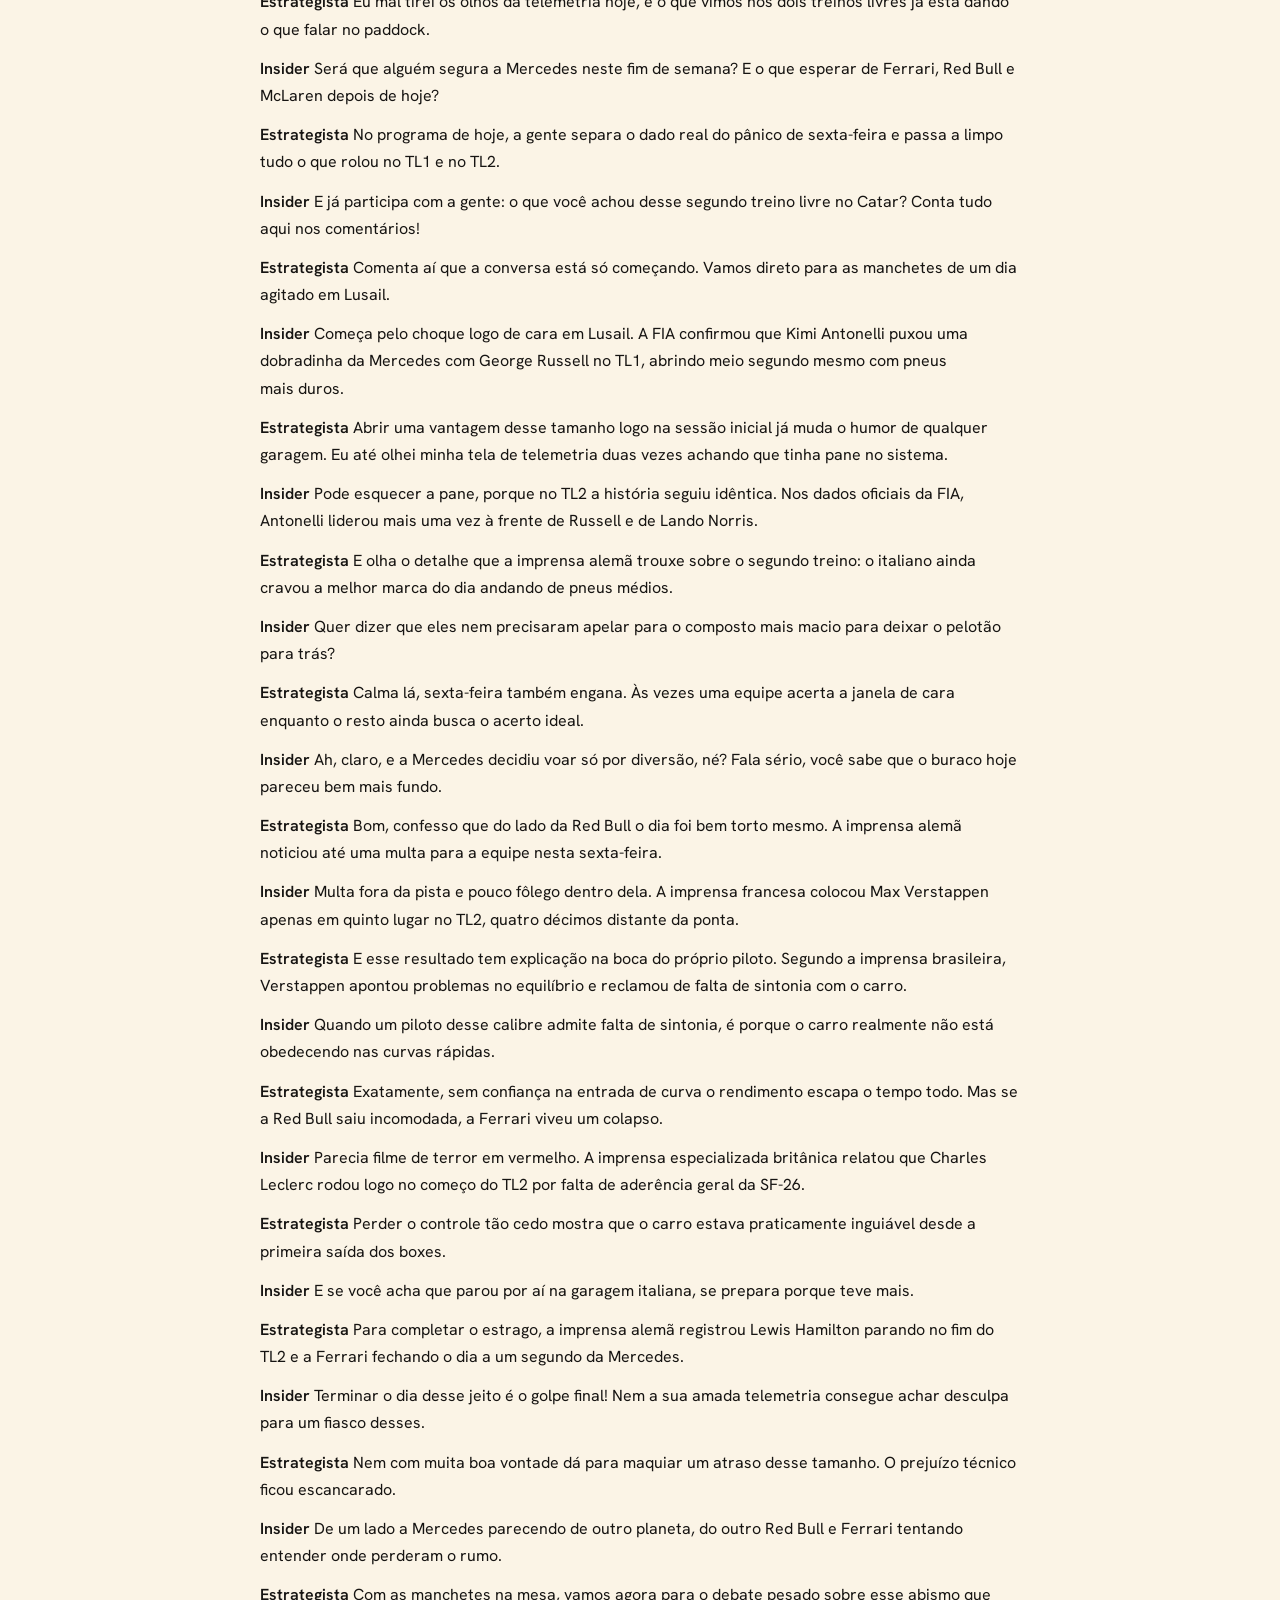
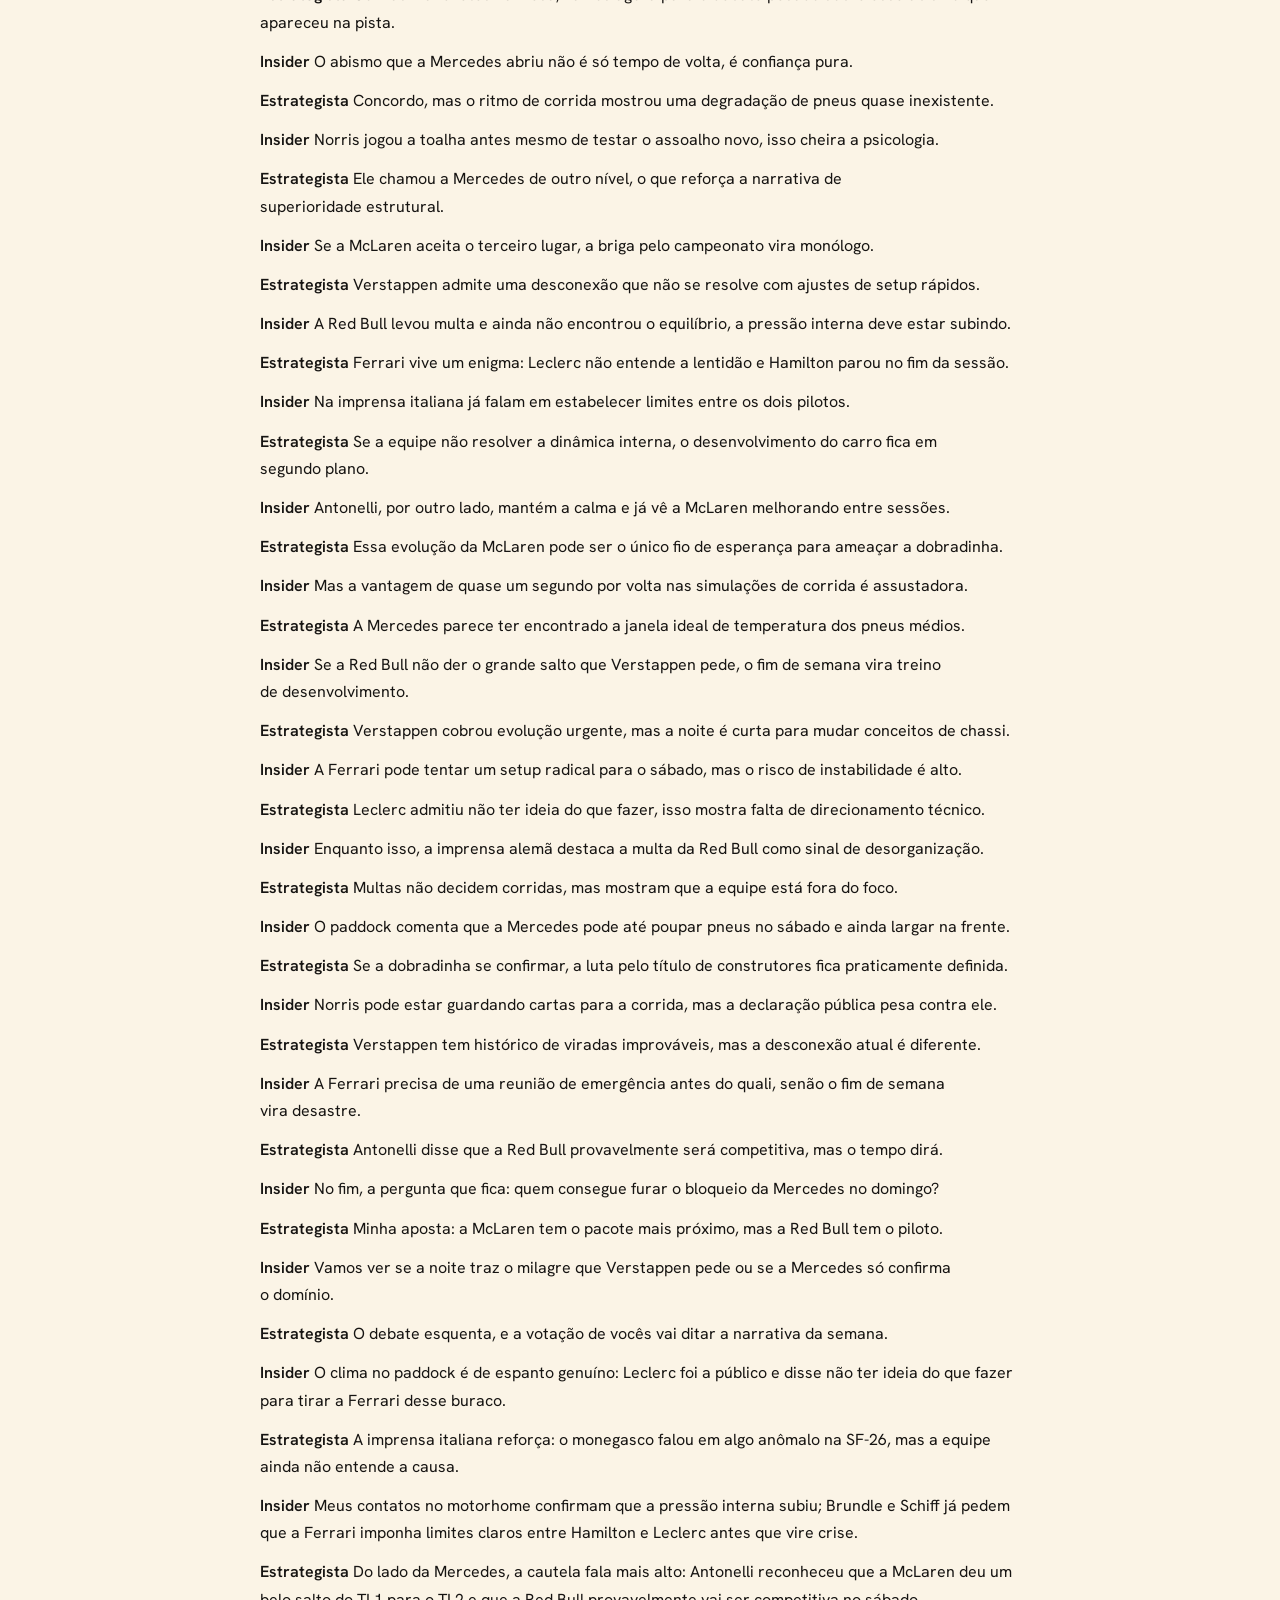
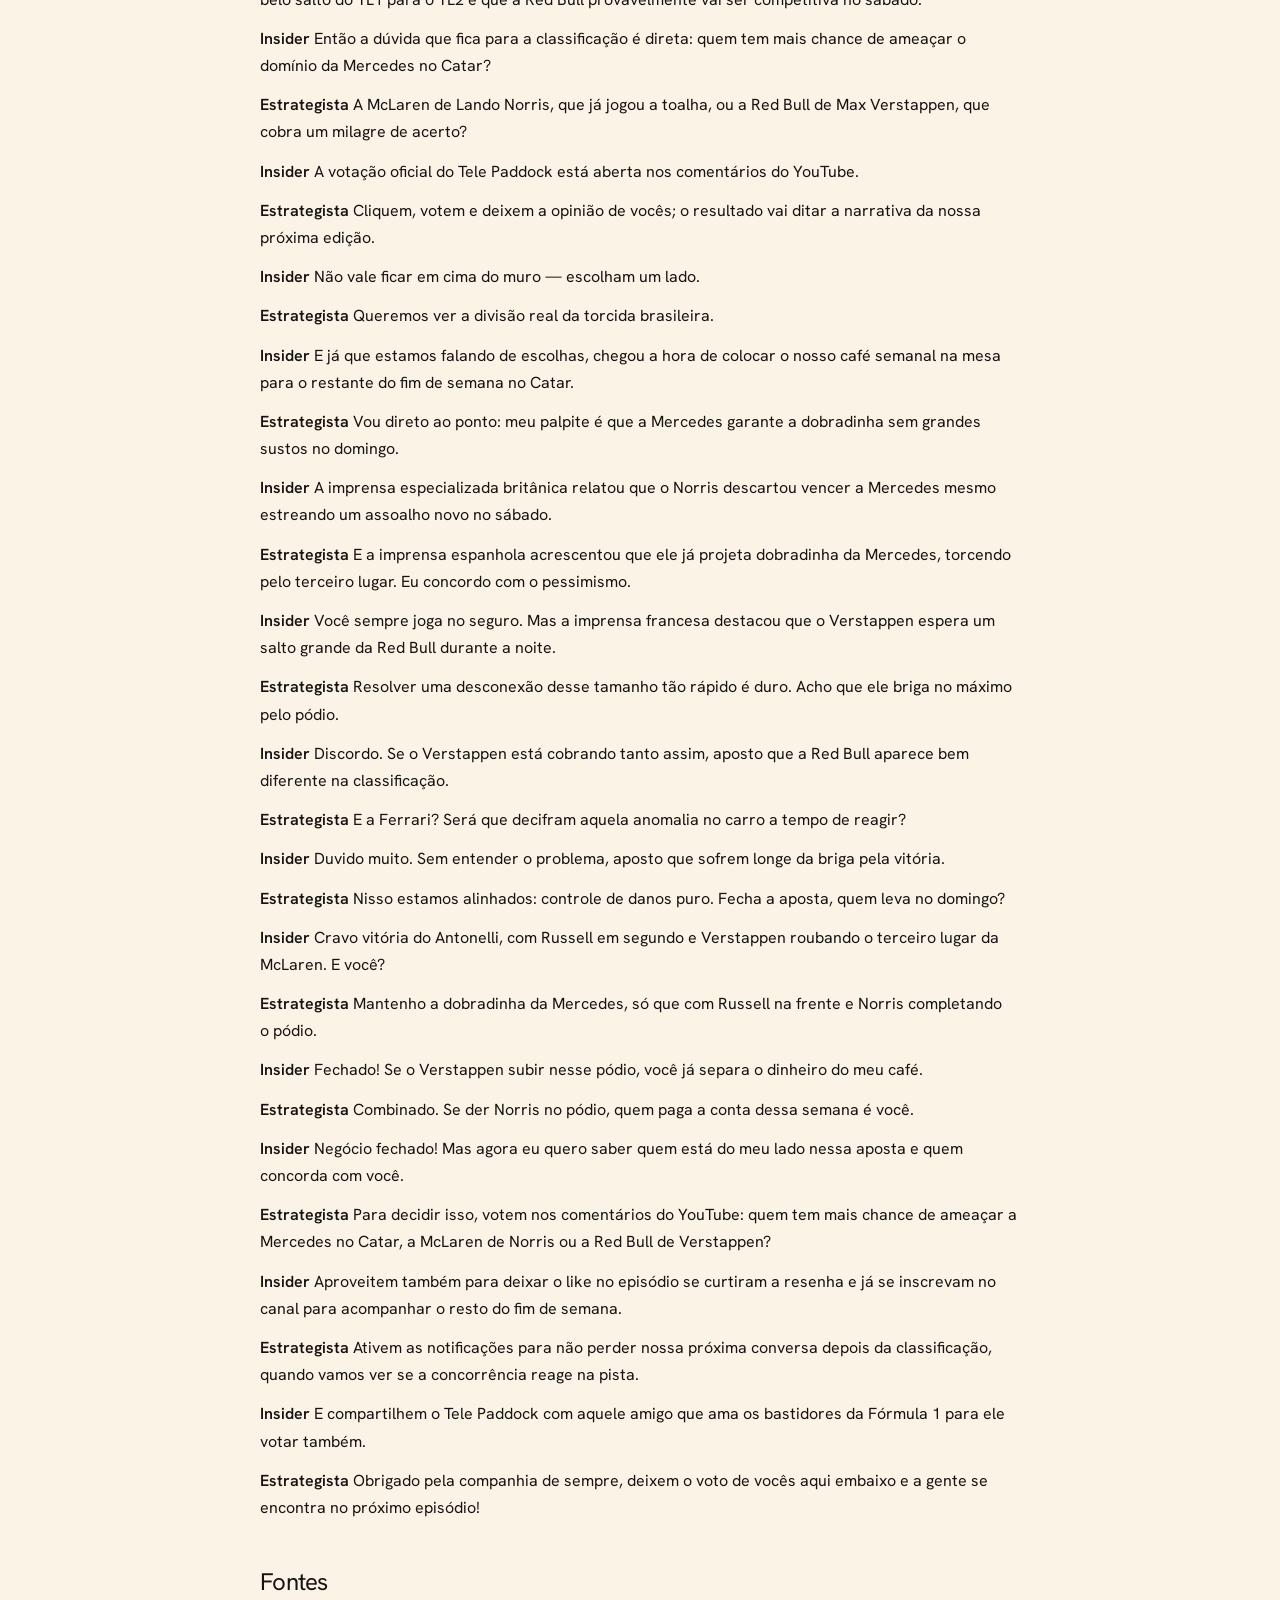
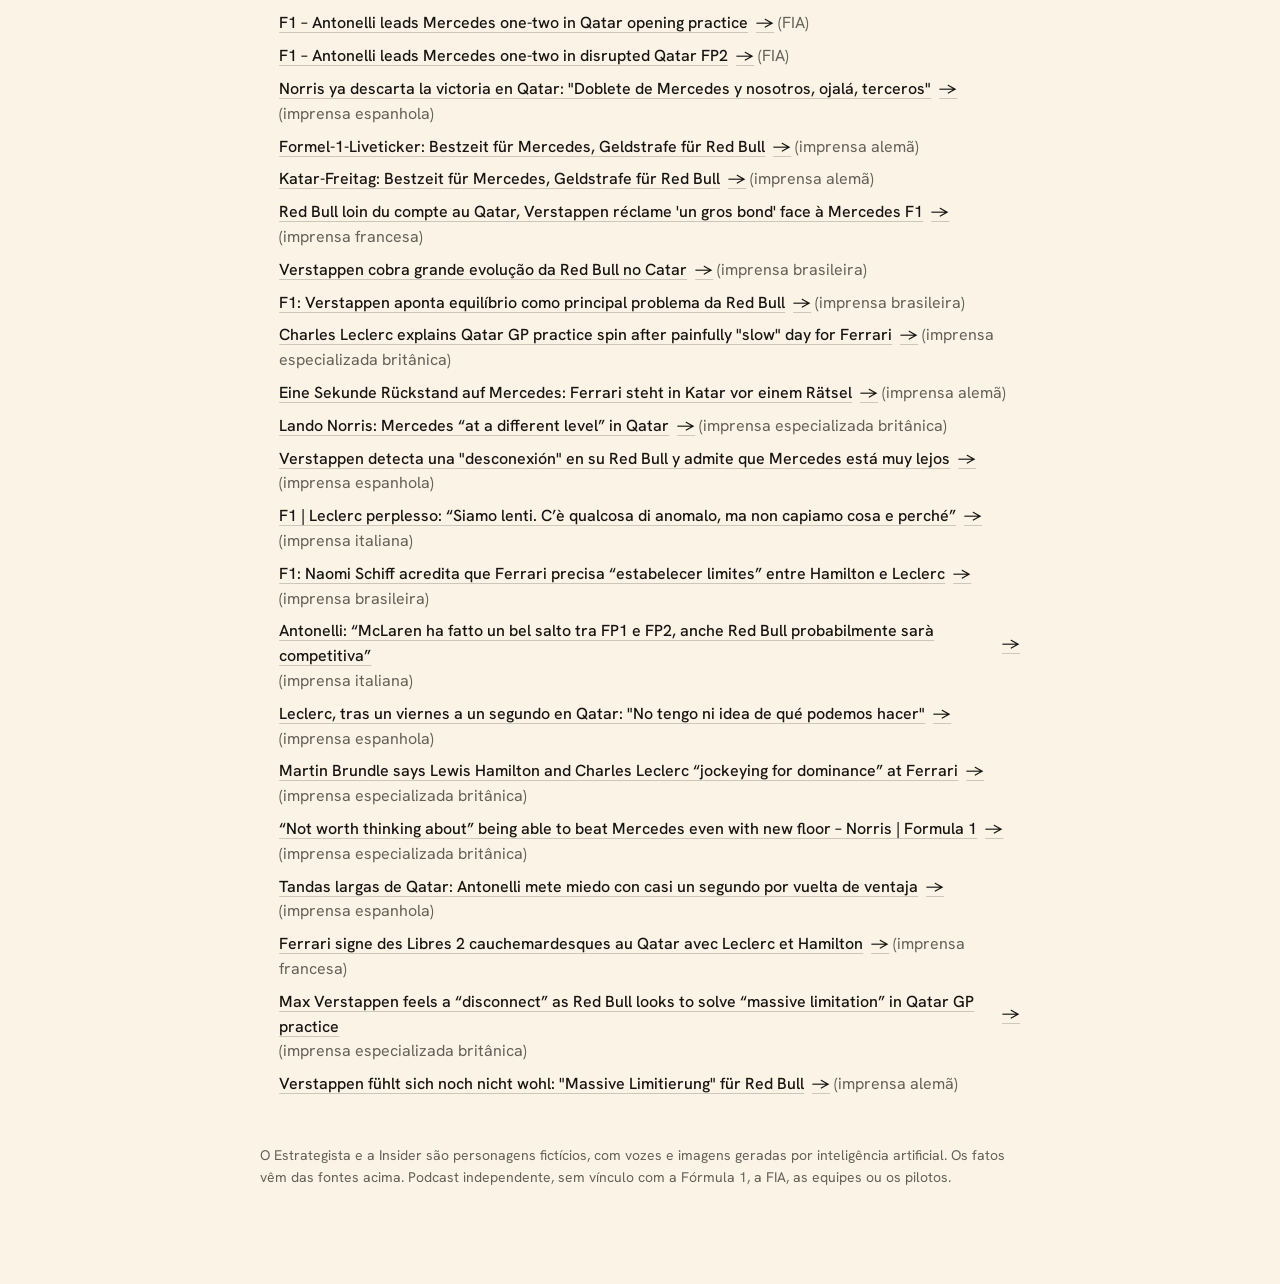
<file: episodios/006-pesadelo-da-ferrari-e-massacre-da-mercedes-no-catar.html>
<!doctype html>
<html lang="pt-BR" data-type="product" data-radius="soft" data-buttons="solid">
<head>
<meta charset="utf-8">
<meta name="viewport" content="width=device-width, initial-scale=1, viewport-fit=cover">
<title>PESADELO DA FERRARI E MASSACRE DA MERCEDES NO CATAR! · Tele Paddock</title>
<meta name="description" content="Episódio 6 do Tele Paddock, podcast de Fórmula 1 em quadrinhos: Domínio absoluto da Mercedes com Antonelli e Russell no TL1 e TL2; McLaren já jogou a toalha? As declarações fortes de Lando Norris; Sexta-feira caótica da Ferrari: rodada de Leclerc, parada de Hamilton e tensão interna">
<link rel="canonical" href="https://telepaddock.github.io/podcast/episodios/006-pesadelo-da-ferrari-e-massacre-da-mercedes-no-catar.html">
<meta property="og:type" content="article">
<meta property="og:title" content="PESADELO DA FERRARI E MASSACRE DA MERCEDES NO CATAR!">
<meta property="og:description" content="Episódio 6 do Tele Paddock, podcast de Fórmula 1 em quadrinhos: Domínio absoluto da Mercedes com Antonelli e Russell no TL1 e TL2; McLaren já jogou a toalha? As declarações fortes de Lando Norris; Sexta-feira caótica da Ferrari: rodada de Leclerc, parada de Hamilton e tensão interna">
<meta property="og:image" content="https://telepaddock.github.io/podcast/episodes/13-19.jpg">
<meta name="twitter:card" content="summary_large_image">
<link rel="icon" href="../img/favicon.png" type="image/png">
<meta name="theme-color" content="#fbf4e6">
<link rel="preconnect" href="https://fonts.googleapis.com">
<link rel="preconnect" href="https://fonts.gstatic.com" crossorigin>
<link href="https://fonts.googleapis.com/css2?family=Hanken+Grotesk:wght@400..700&display=swap" rel="stylesheet">
<link rel="stylesheet" href="../assets/system.css">
<style>
:root {
  --p-bg: #fbf4e6; --p-surface: #f3e7cf; --p-ink: #161412; --p-muted: #646059;
  --p-accent: #ffd23f; --p-accent-ink: #111111; --p-action: #161412; --p-action-ink: #fbf4e6;
  --font-display: "Hanken Grotesk", system-ui, sans-serif;
  --font-text: "Hanken Grotesk", system-ui, sans-serif;
  --display-weight: 400; --display-tracking: -0.03em;
}
body { background: var(--p-bg); color: var(--p-ink); }
.ep { width: min(100% - 48px, 760px); margin: 0 auto; padding: 32px 0 96px; }
.ep-top { display: flex; align-items: center; gap: 12px; min-height: 56px; text-decoration: none; color: inherit; }
.ep-top img { width: 32px; height: 32px; border-radius: 50%; border: 2px solid var(--p-ink); }
.ep h1 { font-size: clamp(30px, 4vw, 44px); line-height: 1.1; margin: 24px 0 8px; }
.ep h2 { font-size: 24px; margin: 48px 0 16px; }
.ep-meta { color: var(--p-muted); margin: 0 0 24px; }
.ep-cover { width: 100%; aspect-ratio: 16 / 9; object-fit: cover; border-radius: 12px; display: block; }
.ep audio { width: 100%; margin: 24px 0 16px; }
.ep ul { padding-left: 1.2em; display: grid; gap: 8px; }
.ep-line { margin: 0 0 12px; line-height: 1.7; }
.ep-speaker { font-weight: 600; }
.ep-question { background: var(--p-surface); padding: 16px; border-radius: 12px; }
.ep-note { color: var(--p-muted); font-size: 14px; margin-top: 48px; }
</style>
<script type="application/ld+json">{"@context": "https://schema.org", "@type": "PodcastEpisode", "name": "PESADELO DA FERRARI E MASSACRE DA MERCEDES NO CATAR!", "episodeNumber": 6, "datePublished": "2026-11-27", "timeRequired": "PT9M", "description": "Episódio 6 do Tele Paddock, podcast de Fórmula 1 em quadrinhos: Domínio absoluto da Mercedes com Antonelli e Russell no TL1 e TL2; McLaren já jogou a toalha? As declarações fortes de Lando Norris; Sexta-feira caótica da Ferrari: rodada de Leclerc, parada de Hamilton e tensão interna", "url": "https://telepaddock.github.io/podcast/episodios/006-pesadelo-da-ferrari-e-massacre-da-mercedes-no-catar.html", "image": "https://telepaddock.github.io/podcast/episodes/13-19.jpg", "associatedMedia": {"@type": "MediaObject", "contentUrl": "https://telepaddock.github.io/podcast/episodes/13-19.mp3"}, "partOfSeries": {"@type": "PodcastSeries", "name": "Tele Paddock", "url": "https://telepaddock.github.io/podcast/"}, "inLanguage": "pt-BR"}</script>
</head>
<body>
<main class="ep">
  <a class="ep-top" href="../"><img src="../img/favicon.png" alt="" width="32" height="32">Tele Paddock</a>
  <h1>PESADELO DA FERRARI E MASSACRE DA MERCEDES NO CATAR!</h1>
  <p class="ep-meta">Episódio 6 · 27 de novembro de 2026 · 9 min 23 s</p>
  <img class="ep-cover" src="https://telepaddock.github.io/podcast/episodes/13-19.jpg" alt="Capa do episódio 6 do Tele Paddock" width="1280" height="720">
  <audio controls preload="none" src="https://telepaddock.github.io/podcast/episodes/13-19.mp3" aria-label="Ouvir o episódio"></audio>
  <div class="btn-row"><a class="btn btn--primary" href="https://www.youtube.com/watch?v=h3yodLc9gbM">Assistir no YouTube</a><a class="btn btn--secondary" href="../">Ver todos os episódios</a></div>
  <p class="ep-question">🗳️ Quem tem mais chance de ameaçar o domínio da Mercedes no Catar: a McLaren de Lando Norris ou a Red Bull de Max Verstappen? Vote nos comentários do YouTube.</p>
  <h2>Neste episódio</h2>
  <ul><li><strong>Domínio absoluto da Mercedes com Antonelli e Russell no TL1 e TL2</strong> O campeão mundial Kimi Antonelli liderou duas dobradinhas seguidas da Mercedes na sexta-feira em Lusail e assustou o paddock com ritmo de corrida quase um segundo por volta mais rápido, deixando a dúvida se alguém consegue alcançar a equipe.</li><li><strong>McLaren já jogou a toalha? As declarações fortes de Lando Norris</strong> Terceiro colocado no TL2 a 0,445s de Antonelli, Lando Norris afirmou que a Mercedes está em outra categoria e já descartou brigar pela vitória mesmo com um assoalho novo no sábado, gerando debate se a postura é realismo técnico ou derrota antecipada.</li><li><strong>Sexta-feira caótica da Ferrari: rodada de Leclerc, parada de Hamilton e tensão interna</strong> A um segundo da Mercedes no Catar, a Ferrari viveu um TL2 desastroso com falta de aderência na SF-26, rodada de Charles Leclerc, Lewis Hamilton parando no fim da sessão e cobranças na imprensa para que a equipe imponha limites entre os dois pilotos.</li><li><strong>Red Bull desconectada: Verstappen em 5º cobra salto urgente</strong> Uma semana após vencer em Las Vegas, Max Verstappen terminou o TL2 apenas em quinto lugar a quatro décimos da liderança, apontando problemas de equilíbrio, sensação de desconexão com o carro e uma limitação massiva diante da Mercedes.</li></ul>
  <h2>Transcrição</h2>
  <p class="ep-line"><span class="ep-speaker">Insider</span> Bem-vindos ao Tele Paddock! Se você piscou nesta sexta-feira em Lusail, prepare-se, porque o Catar já começou entregando drama de sobra.</p><p class="ep-line"><span class="ep-speaker">Estrategista</span> Eu mal tirei os olhos da telemetria hoje, e o que vimos nos dois treinos livres já está dando o que falar no paddock.</p><p class="ep-line"><span class="ep-speaker">Insider</span> Será que alguém segura a Mercedes neste fim de semana? E o que esperar de Ferrari, Red Bull e McLaren depois de hoje?</p><p class="ep-line"><span class="ep-speaker">Estrategista</span> No programa de hoje, a gente separa o dado real do pânico de sexta-feira e passa a limpo tudo o que rolou no TL1 e no TL2.</p><p class="ep-line"><span class="ep-speaker">Insider</span> E já participa com a gente: o que você achou desse segundo treino livre no Catar? Conta tudo aqui nos comentários!</p><p class="ep-line"><span class="ep-speaker">Estrategista</span> Comenta aí que a conversa está só começando. Vamos direto para as manchetes de um dia agitado em Lusail.</p><p class="ep-line"><span class="ep-speaker">Insider</span> Começa pelo choque logo de cara em Lusail. A FIA confirmou que Kimi Antonelli puxou uma dobradinha da Mercedes com George Russell no TL1, abrindo meio segundo mesmo com pneus mais duros.</p><p class="ep-line"><span class="ep-speaker">Estrategista</span> Abrir uma vantagem desse tamanho logo na sessão inicial já muda o humor de qualquer garagem. Eu até olhei minha tela de telemetria duas vezes achando que tinha pane no sistema.</p><p class="ep-line"><span class="ep-speaker">Insider</span> Pode esquecer a pane, porque no TL2 a história seguiu idêntica. Nos dados oficiais da FIA, Antonelli liderou mais uma vez à frente de Russell e de Lando Norris.</p><p class="ep-line"><span class="ep-speaker">Estrategista</span> E olha o detalhe que a imprensa alemã trouxe sobre o segundo treino: o italiano ainda cravou a melhor marca do dia andando de pneus médios.</p><p class="ep-line"><span class="ep-speaker">Insider</span> Quer dizer que eles nem precisaram apelar para o composto mais macio para deixar o pelotão para trás?</p><p class="ep-line"><span class="ep-speaker">Estrategista</span> Calma lá, sexta-feira também engana. Às vezes uma equipe acerta a janela de cara enquanto o resto ainda busca o acerto ideal.</p><p class="ep-line"><span class="ep-speaker">Insider</span> Ah, claro, e a Mercedes decidiu voar só por diversão, né? Fala sério, você sabe que o buraco hoje pareceu bem mais fundo.</p><p class="ep-line"><span class="ep-speaker">Estrategista</span> Bom, confesso que do lado da Red Bull o dia foi bem torto mesmo. A imprensa alemã noticiou até uma multa para a equipe nesta sexta-feira.</p><p class="ep-line"><span class="ep-speaker">Insider</span> Multa fora da pista e pouco fôlego dentro dela. A imprensa francesa colocou Max Verstappen apenas em quinto lugar no TL2, quatro décimos distante da ponta.</p><p class="ep-line"><span class="ep-speaker">Estrategista</span> E esse resultado tem explicação na boca do próprio piloto. Segundo a imprensa brasileira, Verstappen apontou problemas no equilíbrio e reclamou de falta de sintonia com o carro.</p><p class="ep-line"><span class="ep-speaker">Insider</span> Quando um piloto desse calibre admite falta de sintonia, é porque o carro realmente não está obedecendo nas curvas rápidas.</p><p class="ep-line"><span class="ep-speaker">Estrategista</span> Exatamente, sem confiança na entrada de curva o rendimento escapa o tempo todo. Mas se a Red Bull saiu incomodada, a Ferrari viveu um colapso.</p><p class="ep-line"><span class="ep-speaker">Insider</span> Parecia filme de terror em vermelho. A imprensa especializada britânica relatou que Charles Leclerc rodou logo no começo do TL2 por falta de aderência geral da SF-26.</p><p class="ep-line"><span class="ep-speaker">Estrategista</span> Perder o controle tão cedo mostra que o carro estava praticamente inguiável desde a primeira saída dos boxes.</p><p class="ep-line"><span class="ep-speaker">Insider</span> E se você acha que parou por aí na garagem italiana, se prepara porque teve mais.</p><p class="ep-line"><span class="ep-speaker">Estrategista</span> Para completar o estrago, a imprensa alemã registrou Lewis Hamilton parando no fim do TL2 e a Ferrari fechando o dia a um segundo da Mercedes.</p><p class="ep-line"><span class="ep-speaker">Insider</span> Terminar o dia desse jeito é o golpe final! Nem a sua amada telemetria consegue achar desculpa para um fiasco desses.</p><p class="ep-line"><span class="ep-speaker">Estrategista</span> Nem com muita boa vontade dá para maquiar um atraso desse tamanho. O prejuízo técnico ficou escancarado.</p><p class="ep-line"><span class="ep-speaker">Insider</span> De um lado a Mercedes parecendo de outro planeta, do outro Red Bull e Ferrari tentando entender onde perderam o rumo.</p><p class="ep-line"><span class="ep-speaker">Estrategista</span> Com as manchetes na mesa, vamos agora para o debate pesado sobre esse abismo que apareceu na pista.</p><p class="ep-line"><span class="ep-speaker">Insider</span> O abismo que a Mercedes abriu não é só tempo de volta, é confiança pura.</p><p class="ep-line"><span class="ep-speaker">Estrategista</span> Concordo, mas o ritmo de corrida mostrou uma degradação de pneus quase inexistente.</p><p class="ep-line"><span class="ep-speaker">Insider</span> Norris jogou a toalha antes mesmo de testar o assoalho novo, isso cheira a psicologia.</p><p class="ep-line"><span class="ep-speaker">Estrategista</span> Ele chamou a Mercedes de outro nível, o que reforça a narrativa de superioridade estrutural.</p><p class="ep-line"><span class="ep-speaker">Insider</span> Se a McLaren aceita o terceiro lugar, a briga pelo campeonato vira monólogo.</p><p class="ep-line"><span class="ep-speaker">Estrategista</span> Verstappen admite uma desconexão que não se resolve com ajustes de setup rápidos.</p><p class="ep-line"><span class="ep-speaker">Insider</span> A Red Bull levou multa e ainda não encontrou o equilíbrio, a pressão interna deve estar subindo.</p><p class="ep-line"><span class="ep-speaker">Estrategista</span> Ferrari vive um enigma: Leclerc não entende a lentidão e Hamilton parou no fim da sessão.</p><p class="ep-line"><span class="ep-speaker">Insider</span> Na imprensa italiana já falam em estabelecer limites entre os dois pilotos.</p><p class="ep-line"><span class="ep-speaker">Estrategista</span> Se a equipe não resolver a dinâmica interna, o desenvolvimento do carro fica em segundo plano.</p><p class="ep-line"><span class="ep-speaker">Insider</span> Antonelli, por outro lado, mantém a calma e já vê a McLaren melhorando entre sessões.</p><p class="ep-line"><span class="ep-speaker">Estrategista</span> Essa evolução da McLaren pode ser o único fio de esperança para ameaçar a dobradinha.</p><p class="ep-line"><span class="ep-speaker">Insider</span> Mas a vantagem de quase um segundo por volta nas simulações de corrida é assustadora.</p><p class="ep-line"><span class="ep-speaker">Estrategista</span> A Mercedes parece ter encontrado a janela ideal de temperatura dos pneus médios.</p><p class="ep-line"><span class="ep-speaker">Insider</span> Se a Red Bull não der o grande salto que Verstappen pede, o fim de semana vira treino de desenvolvimento.</p><p class="ep-line"><span class="ep-speaker">Estrategista</span> Verstappen cobrou evolução urgente, mas a noite é curta para mudar conceitos de chassi.</p><p class="ep-line"><span class="ep-speaker">Insider</span> A Ferrari pode tentar um setup radical para o sábado, mas o risco de instabilidade é alto.</p><p class="ep-line"><span class="ep-speaker">Estrategista</span> Leclerc admitiu não ter ideia do que fazer, isso mostra falta de direcionamento técnico.</p><p class="ep-line"><span class="ep-speaker">Insider</span> Enquanto isso, a imprensa alemã destaca a multa da Red Bull como sinal de desorganização.</p><p class="ep-line"><span class="ep-speaker">Estrategista</span> Multas não decidem corridas, mas mostram que a equipe está fora do foco.</p><p class="ep-line"><span class="ep-speaker">Insider</span> O paddock comenta que a Mercedes pode até poupar pneus no sábado e ainda largar na frente.</p><p class="ep-line"><span class="ep-speaker">Estrategista</span> Se a dobradinha se confirmar, a luta pelo título de construtores fica praticamente definida.</p><p class="ep-line"><span class="ep-speaker">Insider</span> Norris pode estar guardando cartas para a corrida, mas a declaração pública pesa contra ele.</p><p class="ep-line"><span class="ep-speaker">Estrategista</span> Verstappen tem histórico de viradas improváveis, mas a desconexão atual é diferente.</p><p class="ep-line"><span class="ep-speaker">Insider</span> A Ferrari precisa de uma reunião de emergência antes do quali, senão o fim de semana vira desastre.</p><p class="ep-line"><span class="ep-speaker">Estrategista</span> Antonelli disse que a Red Bull provavelmente será competitiva, mas o tempo dirá.</p><p class="ep-line"><span class="ep-speaker">Insider</span> No fim, a pergunta que fica: quem consegue furar o bloqueio da Mercedes no domingo?</p><p class="ep-line"><span class="ep-speaker">Estrategista</span> Minha aposta: a McLaren tem o pacote mais próximo, mas a Red Bull tem o piloto.</p><p class="ep-line"><span class="ep-speaker">Insider</span> Vamos ver se a noite traz o milagre que Verstappen pede ou se a Mercedes só confirma o domínio.</p><p class="ep-line"><span class="ep-speaker">Estrategista</span> O debate esquenta, e a votação de vocês vai ditar a narrativa da semana.</p><p class="ep-line"><span class="ep-speaker">Insider</span> O clima no paddock é de espanto genuíno: Leclerc foi a público e disse não ter ideia do que fazer para tirar a Ferrari desse buraco.</p><p class="ep-line"><span class="ep-speaker">Estrategista</span> A imprensa italiana reforça: o monegasco falou em algo anômalo na SF-26, mas a equipe ainda não entende a causa.</p><p class="ep-line"><span class="ep-speaker">Insider</span> Meus contatos no motorhome confirmam que a pressão interna subiu; Brundle e Schiff já pedem que a Ferrari imponha limites claros entre Hamilton e Leclerc antes que vire crise.</p><p class="ep-line"><span class="ep-speaker">Estrategista</span> Do lado da Mercedes, a cautela fala mais alto: Antonelli reconheceu que a McLaren deu um belo salto do TL1 para o TL2 e que a Red Bull provavelmente vai ser competitiva no sábado.</p><p class="ep-line"><span class="ep-speaker">Insider</span> Então a dúvida que fica para a classificação é direta: quem tem mais chance de ameaçar o domínio da Mercedes no Catar?</p><p class="ep-line"><span class="ep-speaker">Estrategista</span> A McLaren de Lando Norris, que já jogou a toalha, ou a Red Bull de Max Verstappen, que cobra um milagre de acerto?</p><p class="ep-line"><span class="ep-speaker">Insider</span> A votação oficial do Tele Paddock está aberta nos comentários do YouTube.</p><p class="ep-line"><span class="ep-speaker">Estrategista</span> Cliquem, votem e deixem a opinião de vocês; o resultado vai ditar a narrativa da nossa próxima edição.</p><p class="ep-line"><span class="ep-speaker">Insider</span> Não vale ficar em cima do muro — escolham um lado.</p><p class="ep-line"><span class="ep-speaker">Estrategista</span> Queremos ver a divisão real da torcida brasileira.</p><p class="ep-line"><span class="ep-speaker">Insider</span> E já que estamos falando de escolhas, chegou a hora de colocar o nosso café semanal na mesa para o restante do fim de semana no Catar.</p><p class="ep-line"><span class="ep-speaker">Estrategista</span> Vou direto ao ponto: meu palpite é que a Mercedes garante a dobradinha sem grandes sustos no domingo.</p><p class="ep-line"><span class="ep-speaker">Insider</span> A imprensa especializada britânica relatou que o Norris descartou vencer a Mercedes mesmo estreando um assoalho novo no sábado.</p><p class="ep-line"><span class="ep-speaker">Estrategista</span> E a imprensa espanhola acrescentou que ele já projeta dobradinha da Mercedes, torcendo pelo terceiro lugar. Eu concordo com o pessimismo.</p><p class="ep-line"><span class="ep-speaker">Insider</span> Você sempre joga no seguro. Mas a imprensa francesa destacou que o Verstappen espera um salto grande da Red Bull durante a noite.</p><p class="ep-line"><span class="ep-speaker">Estrategista</span> Resolver uma desconexão desse tamanho tão rápido é duro. Acho que ele briga no máximo pelo pódio.</p><p class="ep-line"><span class="ep-speaker">Insider</span> Discordo. Se o Verstappen está cobrando tanto assim, aposto que a Red Bull aparece bem diferente na classificação.</p><p class="ep-line"><span class="ep-speaker">Estrategista</span> E a Ferrari? Será que decifram aquela anomalia no carro a tempo de reagir?</p><p class="ep-line"><span class="ep-speaker">Insider</span> Duvido muito. Sem entender o problema, aposto que sofrem longe da briga pela vitória.</p><p class="ep-line"><span class="ep-speaker">Estrategista</span> Nisso estamos alinhados: controle de danos puro. Fecha a aposta, quem leva no domingo?</p><p class="ep-line"><span class="ep-speaker">Insider</span> Cravo vitória do Antonelli, com Russell em segundo e Verstappen roubando o terceiro lugar da McLaren. E você?</p><p class="ep-line"><span class="ep-speaker">Estrategista</span> Mantenho a dobradinha da Mercedes, só que com Russell na frente e Norris completando o pódio.</p><p class="ep-line"><span class="ep-speaker">Insider</span> Fechado! Se o Verstappen subir nesse pódio, você já separa o dinheiro do meu café.</p><p class="ep-line"><span class="ep-speaker">Estrategista</span> Combinado. Se der Norris no pódio, quem paga a conta dessa semana é você.</p><p class="ep-line"><span class="ep-speaker">Insider</span> Negócio fechado! Mas agora eu quero saber quem está do meu lado nessa aposta e quem concorda com você.</p><p class="ep-line"><span class="ep-speaker">Estrategista</span> Para decidir isso, votem nos comentários do YouTube: quem tem mais chance de ameaçar a Mercedes no Catar, a McLaren de Norris ou a Red Bull de Verstappen?</p><p class="ep-line"><span class="ep-speaker">Insider</span> Aproveitem também para deixar o like no episódio se curtiram a resenha e já se inscrevam no canal para acompanhar o resto do fim de semana.</p><p class="ep-line"><span class="ep-speaker">Estrategista</span> Ativem as notificações para não perder nossa próxima conversa depois da classificação, quando vamos ver se a concorrência reage na pista.</p><p class="ep-line"><span class="ep-speaker">Insider</span> E compartilhem o Tele Paddock com aquele amigo que ama os bastidores da Fórmula 1 para ele votar também.</p><p class="ep-line"><span class="ep-speaker">Estrategista</span> Obrigado pela companhia de sempre, deixem o voto de vocês aqui embaixo e a gente se encontra no próximo episódio!</p>
  <h2>Fontes</h2>
  <ul><li><a class="link" href="https://www.fia.com/news/f1-antonelli-leads-mercedes-one-two-qatar-opening-practice" rel="nofollow noopener">F1 – Antonelli leads Mercedes one-two in Qatar opening practice</a> <span class="muted">(FIA)</span></li><li><a class="link" href="https://www.fia.com/news/f1-antonelli-leads-mercedes-one-two-disrupted-qatar-fp2" rel="nofollow noopener">F1 – Antonelli leads Mercedes one-two in disrupted Qatar FP2</a> <span class="muted">(FIA)</span></li><li><a class="link" href="https://es.motorsport.com/f1/news/declaraciones-norris-viernes-qatar-2026/10878410/?utm_source=RSS&amp;utm_medium=referral&amp;utm_campaign=RSS-F1&amp;utm_term=News&amp;utm_content=es" rel="nofollow noopener">Norris ya descarta la victoria en Qatar: &quot;Doblete de Mercedes y nosotros, ojalá, terceros&quot;</a> <span class="muted">(imprensa espanhola)</span></li><li><a class="link" href="https://www.motorsport-total.com/formel-1/news/formel-1-liveticker-bestzeit-fuer-mercedes-geldstrafe-fuer-red-bull-26112706" rel="nofollow noopener">Formel-1-Liveticker: Bestzeit für Mercedes, Geldstrafe für Red Bull</a> <span class="muted">(imprensa alemã)</span></li><li><a class="link" href="https://www.motorsport-total.com/formel-1/news/katar-freitag-bestzeit-fuer-mercedes-geldstrafe-fuer-red-bull-26112706" rel="nofollow noopener">Katar-Freitag: Bestzeit für Mercedes, Geldstrafe für Red Bull</a> <span class="muted">(imprensa alemã)</span></li><li><a class="link" href="https://motorsport.nextgen-auto.com/fr/formule-1/red-bull-loin-du-compte-au-qatar-verstappen-reclame-un-gros-bond-face-a,213814.html" rel="nofollow noopener">Red Bull loin du compte au Qatar, Verstappen réclame &#x27;un gros bond&#x27; face à Mercedes F1</a> <span class="muted">(imprensa francesa)</span></li><li><a class="link" href="https://www.autoracing.com.br/verstappen-cobra-evolucao-red-bull-gp-catar/" rel="nofollow noopener">Verstappen cobra grande evolução da Red Bull no Catar</a> <span class="muted">(imprensa brasileira)</span></li><li><a class="link" href="https://www.f1mania.net/f1/f1-verstappen-aponta-equilibrio-como-principal-problema-da-red-bull/" rel="nofollow noopener">F1: Verstappen aponta equilíbrio como principal problema da Red Bull</a> <span class="muted">(imprensa brasileira)</span></li><li><a class="link" href="https://www.motorsport.com/f1/news/charles-leclerc-explains-qatar-spin-after-painfully-slow-day-for-ferrari/10878445/?utm_source=RSS&amp;utm_medium=referral&amp;utm_campaign=RSS-F1&amp;utm_term=News&amp;utm_content=www" rel="nofollow noopener">Charles Leclerc explains Qatar GP practice spin after painfully &quot;slow&quot; day for Ferrari</a> <span class="muted">(imprensa especializada britânica)</span></li><li><a class="link" href="https://www.motorsport-magazin.com/formel1/news-301435-eine-sekunde-rueckstand-auf-mercedes-ferrari-steht-in-katar-vor-einem-raetsel/" rel="nofollow noopener">Eine Sekunde Rückstand auf Mercedes: Ferrari steht in Katar vor einem Rätsel</a> <span class="muted">(imprensa alemã)</span></li><li><a class="link" href="https://www.motorsport.com/f1/news/lando-norris-mercedes-at-a-different-level-in-qatar/10878432/?utm_source=RSS&amp;utm_medium=referral&amp;utm_campaign=RSS-F1&amp;utm_term=News&amp;utm_content=www" rel="nofollow noopener">Lando Norris: Mercedes “at a different level” in Qatar</a> <span class="muted">(imprensa especializada britânica)</span></li><li><a class="link" href="https://es.motorsport.com/f1/news/verstappen-declaraciones-viernes-qatar-2026/10878440/?utm_source=RSS&amp;utm_medium=referral&amp;utm_campaign=RSS-F1&amp;utm_term=News&amp;utm_content=es" rel="nofollow noopener">Verstappen detecta una &quot;desconexión&quot; en su Red Bull y admite que Mercedes está muy lejos</a> <span class="muted">(imprensa espanhola)</span></li><li><a class="link" href="https://it.motorsport.com/f1/news/f1-leclerc-perplesso-siamo-lenti-ce-qualcosa-di-anomalo-ma-non-capiamo-cosa-e-perche/10878438/?utm_source=RSS&amp;utm_medium=referral&amp;utm_campaign=RSS-F1&amp;utm_term=News&amp;utm_content=it" rel="nofollow noopener">F1 | Leclerc perplesso: “Siamo lenti. C’è qualcosa di anomalo, ma non capiamo cosa e perché”</a> <span class="muted">(imprensa italiana)</span></li><li><a class="link" href="https://www.f1mania.net/f1/f1-naomi-schiff-acredita-que-ferrari-precisa-estabelecer-limites-entre-hamilton-e-leclerc/" rel="nofollow noopener">F1: Naomi Schiff acredita que Ferrari precisa “estabelecer limites” entre Hamilton e Leclerc</a> <span class="muted">(imprensa brasileira)</span></li><li><a class="link" href="https://www.formulapassion.it/f1/f1-news/antonelli-minimizza-dominio-mercedes-prove-libere-qatar-mclaren-redbull-ferrari" rel="nofollow noopener">Antonelli: “McLaren ha fatto un bel salto tra FP1 e FP2, anche Red Bull probabilmente sarà competitiva”</a> <span class="muted">(imprensa italiana)</span></li><li><a class="link" href="https://es.motorsport.com/f1/news/leclerc-declaraciones-viernes-qatar-2026/10878421/?utm_source=RSS&amp;utm_medium=referral&amp;utm_campaign=RSS-F1&amp;utm_term=News&amp;utm_content=es" rel="nofollow noopener">Leclerc, tras un viernes a un segundo en Qatar: &quot;No tengo ni idea de qué podemos hacer&quot;</a> <span class="muted">(imprensa espanhola)</span></li><li><a class="link" href="https://www.crash.net/f1/news/1111014/1/martin-brundle-says-lewis-hamilton-and-charles-leclerc-jockeying-dominance" rel="nofollow noopener">Martin Brundle says Lewis Hamilton and Charles Leclerc “jockeying for dominance” at Ferrari</a> <span class="muted">(imprensa especializada britânica)</span></li><li><a class="link" href="https://www.racefans.net/2026/11/27/not-worth-thinking-about-being-able-to-beat-mercedes-even-with-new-floor-norris/" rel="nofollow noopener">“Not worth thinking about” being able to beat Mercedes even with new floor – Norris | Formula 1</a> <span class="muted">(imprensa especializada britânica)</span></li><li><a class="link" href="https://es.motorsport.com/f1/news/analisis-tandas-largas-qatar-2026/10878448/?utm_source=RSS&amp;utm_medium=referral&amp;utm_campaign=RSS-F1&amp;utm_term=News&amp;utm_content=es" rel="nofollow noopener">Tandas largas de Qatar: Antonelli mete miedo con casi un segundo por vuelta de ventaja</a> <span class="muted">(imprensa espanhola)</span></li><li><a class="link" href="https://motorsport.nextgen-auto.com/fr/formule-1/ferrari-signe-des-libres-2-cauchemardesques-au-qatar-avec-leclerc-et-hamilton,213812.html" rel="nofollow noopener">Ferrari signe des Libres 2 cauchemardesques au Qatar avec Leclerc et Hamilton</a> <span class="muted">(imprensa francesa)</span></li><li><a class="link" href="https://www.motorsport.com/f1/news/max-verstappen-feels-a-disconnect-as-red-bull-looks-to-solve-massive-limitation-in-qatar-gp-practice/10878436/?utm_source=RSS&amp;utm_medium=referral&amp;utm_campaign=RSS-F1&amp;utm_term=News&amp;utm_content=www" rel="nofollow noopener">Max Verstappen feels a “disconnect” as Red Bull looks to solve “massive limitation” in Qatar GP practice</a> <span class="muted">(imprensa especializada britânica)</span></li><li><a class="link" href="https://de.motorsport.com/f1/news/verstappen-fuehlt-sich-noch-nicht-wohl-massive-limitierung-fuer-red-bull-26112724/3458018/?utm_source=RSS&amp;utm_medium=referral&amp;utm_campaign=RSS-F1&amp;utm_term=News&amp;utm_content=de" rel="nofollow noopener">Verstappen fühlt sich noch nicht wohl: &quot;Massive Limitierung&quot; für Red Bull</a> <span class="muted">(imprensa alemã)</span></li></ul>
  <p class="ep-note">O Estrategista e a Insider são personagens fictícios, com vozes e imagens geradas por inteligência artificial. Os fatos vêm das fontes acima. Podcast independente, sem vínculo com a Fórmula 1, a FIA, as equipes ou os pilotos.</p>
</main>
</body>
</html>
</file>
<file: assets/system.css>
/*
  taste-skill system.css - the one system for the page. Link it first, then assets/ui/cards.css (the
  feature card, its panel and the fragment placements), then set the palette (--p-*), the fonts and
  the radius set on :root in the page (node scripts/start.mjs prints that block).
  Do not add a second grid, spacing scale, type scale, radius scale, button or card style.
*/

/* ---------------------------------------------------------------- tokens */
:root {
  /* palette (hex only; fx.js reads --bg --surface --ink --muted --accent --accent-ink) */
  --p-bg: #ffffff;
  --p-surface: #f4f4f4;
  --p-ink: #111111;
  --p-muted: #6b6b6b;
  --p-accent: #1a4be0;
  --p-accent-ink: #ffffff;
  --p-action: #1a4be0;      /* buttons, links, focus: the accent, or the ink when the accent is too pale */
  --p-action-ink: #ffffff;
  --p-inv-bg: #111111;
  --p-inv-surface: #1c1c1c;
  --p-inv-ink: #f4f4f4;
  --p-inv-muted: #a3a3a3;
  --p-inv-accent: #ffffff;
  --p-inv-accent-ink: #111111;
  --p-inv-action: #ffffff;
  --p-inv-action-ink: #111111;
  /* the lit ground behind UI and in the closing band (references/cards.md), one per page, tech pages only
     (none on kind other, which is flat): <html data-ground="sand|sky|sage|painting">. system.js gives it to every ground
     that holds UI, on light and dark pages alike; --hue on one panel changes only its accent */
  --ground-bg: #d9ccb7; --ground-surface: #e9e0d2; --ground-ink: #2a2622; --ground-muted: #5a534a; --ground-accent: #a8794a;

  /* fonts */
  --font-display: system-ui, -apple-system, "Segoe UI", sans-serif;
  --font-text: system-ui, -apple-system, "Segoe UI", sans-serif;
  --font-mono: ui-monospace, "SFMono-Regular", Menlo, Consolas, monospace;
  --display-weight: 400;    /* headlines 400; 500 on a tech page (software, gaming, hardware) */
  --display-tracking: -0.025em;

  /* the page rhythm (references/layout-v4.md): one section per screen. The header is fixed and
     --nav tall; every section is padded --padt above and --padb (plus the phone action bar, --bar)
     below, and is exactly one or two screens tall (--h: 1 or 2; --hm on a phone). The hero's words
     start --hgap under the header and its content ends --hpadb above the fold. */
  --nav: 72px;
  --padt: 120px;
  --padb: 72px;
  --hgap: 48px;
  --hpadb: 64px;
  --bar: 0px;
  /* grid: one .wrap (alias .container) for the header, every section and the footer, the same
     --gut on both sides: 1280 wide at x 80-1360 at 1440, 342 at x 24-366 at 390 */
  --container: 1280px;
  --gut: 80px;
  --pad: var(--gut);
  --gutter: 24px;

  /* spacing: 4/8 scale */
  --s-1: 4px;  --s-2: 8px;  --s-3: 12px; --s-4: 16px; --s-5: 24px;
  --s-6: 32px; --s-7: 48px; --s-8: 64px; --s-9: 96px; --s-10: 128px;
  --section: 40px;      /* only a .section outside main (the kit's demo pages); every main > section and
                           footer.closing take --padt and --padb */
  --section-band: 56px; /* the same for an older footer outside footer.closing */
  --head-gap: 48px;     /* the one heading-to-content gap, 32 on a phone (layout.css reads it as --ly-head-gap) */
  --card-pad: 16px;     /* card padding (cards.css sets its own for cards with a panel) */
  --card-gap: 16px;     /* gap between cards */

  /* type scale (the only sizes on the page) */
  --t-label: 13px;
  --t-small: 14px;
  --t-body: 16px;
  --t-lead: 18px;
  --t-card: 18px;
  --t-h3: 24px;
  /* straight lines from the phone size at 390 to the desktop size at 1440 (system.md's table) */
  --t-h2: clamp(30px, 1.72vw + 23.3px, 48px);
  --t-h1: clamp(38px, 3.24vw + 25.4px, 72px);
  /* a big number stays a step under the h2 (VI-11): 38 at 1440, 28 at 390, so it never reads as a
     section heading; a stats row and a price set their own, smaller still */
  --t-stat: clamp(28px, .952vw + 24.29px, 38px);

  /* radius: one scale (soft by default; data-radius on <html> switches it) */
  --r-sm: 8px;  --r-md: 12px; --r-lg: 20px; --r-btn: 8px;

  /* controls (fixed here; a page never adds its own) */
  --btn-h: 44px;
  --btn-h-sm: 36px;
  --nav-h: var(--nav);  /* the older name, kept for the kit's files */
  --icon: 16px;         /* small icons: socials, menu chevrons, mono brand marks */

  /* motion: the one UI ease-out (motion.css --m-ease and ui/base.css --u-ease read it; references/motion.md) */
  --ease: cubic-bezier(.2, .8, .2, 1);
  --dur: 180ms;
}
html[data-radius="sharp"] { --r-sm: 4px; --r-md: 6px;  --r-lg: 8px;  --r-btn: 4px; }
html[data-radius="soft"]  { --r-sm: 8px; --r-md: 12px; --r-lg: 20px; --r-btn: 8px; }
html[data-radius="round"] { --r-sm: 10px; --r-md: 16px; --r-lg: 24px; --r-btn: 999px; }
/* the four lit grounds (references/cards.md); sand is the default above. painting goes with
   painterly-landscape (x.ai's daylight sky over olive hills) */
html[data-ground="sky"]      { --ground-bg: #c6d3df; --ground-surface: #d6e0e9; --ground-ink: #25303a; --ground-muted: #4d5964; --ground-accent: #3f6a92; }
html[data-ground="sage"]     { --ground-bg: #cdd6c6; --ground-surface: #dce3d6; --ground-ink: #262d24; --ground-muted: #535b51; --ground-accent: #6c8e63; }
html[data-ground="painting"] { --ground-bg: #79a8d6; --ground-surface: #a6c4e2; --ground-ink: #16212c; --ground-muted: #273949; --ground-accent: #9c9b3c; }
/* cards.css takes its card and panel radii from this scale */
html[data-radius] .card { --c-r: var(--r-lg); }
html[data-radius] .panel { --p-r: var(--r-md); }

/* a phone: the header 56, the sections padded 96 / 48, the hero's words 40 under the header and its
   content ending 24 above the fold, 24 at both sides, 12 between columns */
@media (max-width: 639px) {
  :root { --nav: 56px; --padt: 96px; --padb: 48px; --hgap: 40px; --hpadb: 24px; --gut: 24px; --gutter: 12px; --card-gap: 12px; --head-gap: 32px; }
}
@media (min-width: 640px) {
  :root { --gut: 48px; --section: 48px; --section-band: 72px; --card-pad: 24px; }
}
@media (min-width: 1024px) {
  :root { --gut: 80px; --section: 56px; --section-band: 96px; --card-gap: 24px;
          --t-lead: 20px; --t-card: 20px; --t-h3: 28px; }
  /* a place (and a local service): the 1200 column at x 120-1320 */
  html[data-type="place"] { --gut: 120px; --container: 1200px; }
}
/* a place (VI-06, ST-96, PH-23): its own smaller type (h1 48/53 and 32/37, h2 32/40 and 24/30, titles
   and the sub-line 20 and 18), the Recipe 3 hero's gap under its photograph (40, 24 on a phone),
   square photographs and cards and 2px buttons, whatever data-radius and data-buttons say */
:root[data-type="place"] {
  --hgap: 40px;
  --t-h1: clamp(32px, 1.524vw + 26.06px, 48px);
  --t-h2: clamp(24px, .762vw + 21px, 32px);
  --t-h3: clamp(20px, .381vw + 18.51px, 24px);
  --r-sm: 2px; --r-md: 0px; --r-lg: 0px; --r-btn: 2px;
}
:root[data-type="place"] :is(h1, .t-h1) { line-height: 1.104; }
:root[data-type="place"] :is(h2, .t-h2) { line-height: 1.25; }
@media (max-width: 639px) {
  :root[data-type="place"] { --hgap: 24px; }
  :root[data-type="place"] :is(h1, .t-h1) { line-height: 1.156; }
}

/* ---------------------------------------------------------------- grounds (at most three) */
:root, .ground-base {
  --bg: var(--p-bg); --surface: var(--p-surface); --ink: var(--p-ink); --muted: var(--p-muted);
  --accent: var(--p-accent); --accent-ink: var(--p-accent-ink); --card: var(--p-surface);
  --action: var(--p-action); --action-ink: var(--p-action-ink);
}
.ground-surface {
  --bg: var(--p-surface); --surface: var(--p-bg); --ink: var(--p-ink); --muted: var(--p-muted);
  --accent: var(--p-accent); --accent-ink: var(--p-accent-ink); --card: var(--p-bg);
  --action: var(--p-action); --action-ink: var(--p-action-ink);
}
.ground-inverse {
  --bg: var(--p-inv-bg); --surface: var(--p-inv-surface); --ink: var(--p-inv-ink); --muted: var(--p-inv-muted);
  --accent: var(--p-inv-accent); --accent-ink: var(--p-inv-accent-ink); --card: var(--p-inv-surface);
  --action: var(--p-inv-action); --action-ink: var(--p-inv-action-ink);
}
:root, .ground-base, .ground-surface, .ground-inverse {
  --line: color-mix(in oklab, var(--ink) 11%, transparent);
  --line-strong: color-mix(in oklab, var(--ink) 20%, transparent);
  /* effects (fx.js) and UI fragments (assets/ui) take the colours of the ground they sit on */
  --fx-bg: var(--bg); --fx-surface: var(--surface); --fx-ink: var(--ink); --fx-muted: var(--muted);
  --fx-accent: var(--accent); --fx-accent-ink: var(--accent-ink);
  --ui-font: var(--font-text); --ui-mono: var(--font-mono); --ui-radius: var(--r-md);
}
.ground-base, .ground-surface, .ground-inverse { background: var(--bg); color: var(--ink); }

/* ---------------------------------------------------------------- base */
*, *::before, *::after { box-sizing: border-box; }
/* an anchor lands on the section's top (the judge's frame): the fixed header covers --nav of its --padt */
html { -webkit-text-size-adjust: 100%; scroll-padding-top: 0; scroll-behavior: auto; margin: 0; }
body {
  margin: 0; background: var(--bg); color: var(--ink);
  font: 400 var(--t-body)/1.55 var(--font-text);
  -webkit-font-smoothing: antialiased; text-rendering: optimizeLegibility; overflow-x: clip;
}
img, svg, video, canvas { display: block; max-width: 100%; }
/* hidden means hidden, also on an img the line above makes a block (a menu tab's photograph, a peek photograph) */
[hidden] { display: none !important; }
img, video { height: auto; }
a { color: inherit; text-decoration: none; }
button { font: inherit; color: inherit; }
h1, h2, h3, h4, p, ul, ol, figure, blockquote { margin: 0; }
ul, ol { padding: 0; list-style: none; }
h1, h2, h3, h4 {
  font-family: var(--font-display); font-weight: var(--display-weight);
  letter-spacing: var(--display-tracking); text-wrap: balance; overflow-wrap: break-word;
  /* a long word (a German compound at 390) breaks at a syllable with a hyphen, in the language of <html lang>;
     only words of 10 letters or more, 4 at least on each side, so a short English heading never breaks */
  hyphens: auto; -webkit-hyphens: auto; hyphenate-limit-chars: 10 4 4;
}
h1, .t-h1 { font-size: var(--t-h1); line-height: 1.04; }
h2, .t-h2 { font-size: var(--t-h2); line-height: 1.1; }
h3, .t-h3 { font-size: var(--t-h3); line-height: 1.2; }
h4, .t-card { font-family: var(--font-text); font-weight: 500; font-size: var(--t-card); line-height: 1.3; letter-spacing: -0.01em; }
p { text-wrap: pretty; }
.t-lead  { font-size: var(--t-lead); line-height: 1.5; }
.t-body  { font-size: var(--t-body); line-height: 1.55; }
.t-small { font-size: var(--t-small); line-height: 1.5; }
.t-label { font-size: var(--t-label); font-weight: 500; line-height: 1.4; letter-spacing: 0.01em; }
.t-stat  { font-family: var(--font-display); font-weight: var(--display-weight); font-size: var(--t-stat);
           line-height: 1; letter-spacing: var(--display-tracking); font-variant-numeric: tabular-nums; }
.muted { color: var(--muted); }
.mono  { font-family: var(--font-mono); }
.measure { max-width: 62ch; }
:focus-visible { outline: 2px solid var(--action); outline-offset: 2px; border-radius: 2px; }
::selection { background: color-mix(in oklab, var(--accent) 30%, transparent); }

/* ---------------------------------------------------------------- grid */
.wrap, .container { width: min(100% - 2 * var(--gut), var(--container)); margin-inline: auto; padding-inline: 0; }
.grid { display: grid; grid-template-columns: repeat(12, minmax(0, 1fr)); column-gap: var(--gutter); row-gap: var(--card-gap); }
.grid > * { min-width: 0; grid-column: 1 / -1; }
.section { padding-block: var(--section); }

/* ---------------------------------------------------------------- one section per screen
   The page is a stack of screens. Framed at scrollY = k x the screen height, a shot shows exactly one
   section: the hero alone on the first screen, every other section (and footer.closing, the close and
   the footer in one) exactly one or two screens tall, its h2 first, --padt under its top. Heights
   and padding do it: no pinning, snapping or script.
     <section class="section" id=".." style="--h: 2">     (2 screens; --hm sets a phone's count alone)
       <div class="wrap"> the h2 first, then the content </div>     (the one in-flow child)
     </section>
   A layer (a full-bleed photograph or ground behind the words) is an <img class="layer" aria-hidden="true">
   beside the .wrap. Content must fit: one screen holds 708px of content at 1440x900 (900 - 120 - 72),
   two hold 1,608 (the second screen's part starts --padt under its top with .g2). From 640 to 1279 a
   section keeps at least its screens and grows past them rather than overlap the next. */
main > :is(section, .section), footer.closing {
  position: relative; box-sizing: border-box;
  height: calc(var(--h, 1) * 100vh); height: calc(var(--h, 1) * 100svh);
  padding: var(--padt) 0 calc(var(--padb) + var(--bar));
}
main > :is(section, .section) > :is(.wrap, .container), footer.closing > .wrap { position: relative; z-index: 1; height: 100%; }
main > :is(section, .section) > :is(.wrap, .container):not(.grid) { display: flex; flex-direction: column; }
/* a .wrap that is the section's grid too (class="wrap grid"): its rows start at the top */
main > :is(section, .section) > :is(.wrap, .container).grid { align-content: start; }
/* .fill: the block that takes what the screen leaves under the heading (a photograph, a frame) */
main > :is(section, .section) > .wrap > .fill { flex: 1 1 0; min-height: 0; }
/* two screens as two groups: row 1 the h2 and the first group, row 2 the rest (no second h2), starting
   --padt under the second screen's top, so the second shot looks like any other section */
main > :is(section, .section).g2, footer.closing.g2 { --h: 2; }
main > :is(section, .section).g2 > :is(.wrap, .container), footer.closing.g2 > .wrap { display: grid; grid-template-rows: minmax(0, 1fr) minmax(0, 1fr); row-gap: calc(var(--padt) + var(--padb) + var(--bar)); }
main > :is(section, .section).g2 > :is(.wrap, .container) > *, footer.closing.g2 > .wrap > * { min-height: 0; align-self: start; }
main > :is(section, .section).g2 > :is(.wrap, .container) > :is(.group, .fill) { align-self: stretch; }
/* a group: one screen's part of a .g2 section (its h2 and first rows, or the rest) */
.group { display: flex; flex-direction: column; min-height: 0; }
/* each screen's card row runs down to that screen's foot (the cards stretch, their panels grow), so
   the second screen of a .g2 is never a short row over an empty ground; both rows end on the same line */
@media (min-width: 1024px) {
  main > :is(section, .section).g2 > .wrap > .grid:last-child,
  main > :is(section, .section).g2 > .wrap > .group > .grid:last-child { align-self: stretch; flex: 1 1 auto; min-height: 0; }
}
.group > .fill { flex: 1 1 0; min-height: 0; }
/* from 640 up (desktop too): at least one screen, never a fixed one, so a short window grows the section
   instead of laying its last rows over the next */
@media (min-width: 640px) {
  main > :is(section, .section):not(.hero, .section--hero), footer.closing {
    height: auto; min-height: calc(var(--h, 1) * 100vh); min-height: calc(var(--h, 1) * 100svh);
  }
  /* the section is a column and its .wrap takes all of it, so a .fill (a photograph, a frame) still
     grows to the section's foot (a min-height percentage would not resolve, leaving it at its least) */
  /* :where() keeps it at no weight, so a page's own phone- or tablet-only hiding (section.desk-only { display: none }) wins */
  :where(main > :is(section, .section):not(.hero, .section--hero), footer.closing) { display: flex; flex-direction: column; }
  main > :is(section, .section):not(.hero, .section--hero) > :is(.wrap, .container), footer.closing > .wrap { flex: 1 0 auto; height: auto; min-height: 0; }
}
/* a phone: lvh (the screen with its bars hidden) for every section but the hero; --hm when stacking
   makes the content taller than the desktop count */
@media (max-width: 639px) {
  /* at least its screens, never less: content a screen cannot hold makes the section taller (the rhythm
     check then asks for --hm: 2 or less content); a fixed height would lay its last rows over the next
     section, the fault the phone shots showed most (a list under the closing heading and its button) */
  main > :is(section, .section):not(.hero, .section--hero), footer.closing {
    height: auto; min-height: calc(var(--hm, var(--h, 1)) * 100vh); min-height: calc(var(--hm, var(--h, 1)) * 100lvh);
  }
  /* one grid row at least the screens tall that grows with the .wrap's content: the .wrap is stretched to
     it, so its .fill and its two groups still share a definite height */
  /* (at no weight, as on the tablet: a page's own section.desk-only { display: none } still hides it) */
  :where(main > :is(section, .section):not(.hero, .section--hero):has(> :is(.wrap, .container)), footer.closing) {
    display: grid; grid-template-columns: minmax(0, 1fr); grid-template-rows: 1fr; grid-auto-rows: auto;
  }
  main > :is(section, .section):not(.hero, .section--hero) > :is(.wrap, .container), footer.closing > .wrap { height: auto; }
  main > :is(section, .section).g2m, footer.closing.g2m { --hm: 2; }
  main > :is(section, .section).g2m > :is(.wrap, .container), footer.closing.g2m > .wrap { display: grid; grid-template-rows: minmax(0, 1fr) minmax(0, 1fr); row-gap: calc(var(--padt) + var(--padb) + var(--bar)); }
  /* stacked in one, the two groups keep the open cards' 32px, so the first group's last panel never meets
     the next card's title */
  main > :is(section, .section).g2:not(.g2m) > :is(.wrap, .container) { display: flex; row-gap: var(--s-6); }
  /* what the two screens leave goes around the second group, so it opens below the header, not on the fold */
  main > :is(section, .section).g2:not(.g2m) > :is(.wrap, .container) > :last-child { margin-block: auto; }
  main > :is(section, .section).g2:not(.g2m) > :is(.wrap, .container) > * { align-self: stretch; }
}
/* a layer: the photograph or ground of a whole section, under its words, edge to edge */
main > :is(section, .section) > :is(img, video, canvas, picture).layer,
footer.closing > :is(img, video, canvas, picture).layer {
  position: absolute; inset: 0; z-index: 0; width: 100%; height: 100%; max-width: none; object-fit: cover; object-position: var(--pos, 50% 50%);
}
main > :is(section, .section) > picture.layer > img { width: 100%; height: 100%; object-fit: cover; }

/* the hero: exactly the first screen, the fixed header over its top. Its words start --hgap under the
   header (--photo adds a full-bleed photograph's height above them on a place); its content ends
   --hpadb above the fold, and nothing of the next section shows, at 1440, 1024, 820 and 390.
     <section class="hero hero--<type>"><div class="wrap"><div class="hero-text"> .. </div>[one strip]</div></section>
   .hero-text holds the whole composition (the words, and the picture or window beside or under them);
   one docked strip (logos, three facts) may follow it, at most 96px, desktop only. */
main > :is(.hero, .section--hero) {
  height: 100vh; height: 100svh; min-height: 0;
  padding: calc(var(--nav) + var(--photo, 0px) + var(--hgap)) 0 calc(var(--hpadb) + var(--bar));
}
:is(.hero, .section--hero) > .wrap { height: 100%; display: grid; grid-template-rows: minmax(0, 1fr) auto; row-gap: var(--s-7); }
:is(.hero, .section--hero) > .wrap > .hero-text { min-height: 0; }
/* a phone: the hero is at least the first screen and grows when a short phone (320x640) cannot hold its
   words, buttons and picture, so nothing of it lies over the next section or under the header */
@media (max-width: 639px) {
  main > :is(.hero, .section--hero) { height: auto; min-height: 100vh; min-height: 100svh; }
  main > :is(.hero, .section--hero):has(> :is(.wrap, .container)) { display: grid; grid-template-columns: minmax(0, 1fr); grid-template-rows: 1fr; grid-auto-rows: auto; }
  main > :is(.hero, .section--hero) > :is(.wrap, .container) { height: auto; }
}
:is(.hero, .section--hero) > .wrap > .hero-strip { grid-row: 2; max-height: 96px; }
@media (max-width: 639px) { :is(.hero, .section--hero) > .wrap > .hero-strip { display: none; } }
.section--hero .section-head { max-width: 860px; }
/* the starter's own hero (hero-split): the words on span-5 top-aligned, the picture on span-6 start-7
   as tall as the hero's content box (at most 716 at 1440x900); a phone stacks words, then the picture
   in what is left */
.hero-text.hero-split { height: 100%; align-items: stretch; }
.hero-split > .hero-copy { align-self: start; }
.hero-split > .hero-visual { position: relative; min-height: 0; height: 100%; }
@media (max-width: 1023px) {
  .hero-text.hero-split { display: flex; flex-direction: column; gap: var(--s-6); }
  .hero-split > .hero-visual { flex: 1 1 0; min-height: 200px; height: auto; }
}
.hero-copy > * + * { margin-top: var(--s-5); }
/* the h1 first in the words' column: its capitals start on the picture's top line, not the line box's
   (the leading above the capitals would put the words about 12px under the photograph's top) */
.hero-copy > h1:first-child { text-box: trim-start cap alphabetic; }
.hero-copy > .btn-row { margin-top: var(--s-6); }
/* three short facts at the foot of the words' column, on the picture's bottom line (no dead space
   under the buttons): <dl class="hero-facts"><div><dt>..</dt><dd>..</dd></div> x3</dl> */
@media (min-width: 1024px) {
  .hero-split > .hero-copy { height: 100%; display: flex; flex-direction: column; }
  .hero-split > .hero-copy > .hero-facts { margin-top: auto; }
}
.hero-facts { display: grid; grid-template-columns: repeat(3, minmax(0, 1fr)); gap: var(--s-5) var(--gutter); margin: 0; }
.hero-facts > div { display: grid; gap: var(--s-1); align-content: start; }
.hero-facts dt { font-size: var(--t-small); color: var(--muted); }
.hero-facts dd { margin: 0; font-weight: 500; }
@media (max-width: 1023px) { .hero-facts { display: none; } }
/* a notice line above the h1 (changed hours, a delivery cut-off): one line with a number, static,
   starting on the left line like the h1 under it */
.hero-notice { font-size: var(--t-small); font-weight: 500; color: var(--ink); }
.hero-notice b, .hero-notice strong { font-weight: 500; color: var(--accent); }
.hero-copy > .hero-notice + h1 { margin-top: var(--s-5); }

/* a phone: open tiles from a row of three or four (rooms, goods, beans) go two-up, an odd last one
   across the row, so a row of three fits one 844px screen (stacked one under another they need two) */
@media (max-width: 639px) {
  .grid > .tile:is(.span-3, .span-4) { grid-column: auto / span 6; }
  .grid > .tile:is(.span-3, .span-4):nth-child(odd of .tile):nth-last-child(1 of .tile) { grid-column: 1 / -1; }
  .grid > .tile:is(.span-3, .span-4) .tile__head { flex-wrap: wrap; gap: 0 var(--s-2); }
}
/* a phone: open cards (words on the ground, the panel under them) stacked one under another keep 32px
   between a panel's foot and the next card's title, so a title never reads as the panel's caption */
@media (max-width: 639px) { .grid:has(> .card--open) { row-gap: var(--s-6); } }
/* a phone stacks a two-screen section's four open tiles into its two screens: their panels take 180px (a wide
   crop), so the h2 and the first two tiles of two lines each end on the first screen and the four inside both,
   not a third of a screen past. A page that sets its group's own --p-h (#features .panel) sets its phone value
   too, as the starter does */
@media (max-width: 639px) { main > :is(section, .section).g2 .card--open > .panel { --p-h: 180px; } }
/* spans: desktop >= 1024. Tablet 640-1023: text cards on span-3 and span-6 go two-up; cards with a
   panel (a visual needs the width; the one exception is a span-6 pair, below)
   and everything else (split text and visuals, span-4 cards, span-5/7/8 blocks) take the full row, so a split stacks and no row is left half empty. Phone < 640: one column. */
@media (min-width: 640px) and (max-width: 1023px) {
  .grid > .card.span-3:not(:has(> .panel)), .grid > .card.span-6:not(:has(> .panel)) { grid-column: auto / span 6; }
  /* the one exception with a panel: a 2x2 (or a pair) of span-6 cards stays two-up from 720px (a panel
     of about 310px and more, wide enough for a kit fragment), so four cards take one or two screens
     at 768-820 instead of a card per row (four stacked panels run past two screens). Split cards and
     every other span keep the full row. Under 720 a card per row. */
  @media (min-width: 720px) {
    .grid > .card.span-6:has(> .panel):not(.card--split) { grid-column: auto / span 6; }
    .grid > .card.span-6:has(> .panel):not(.card--split):nth-child(odd of .card.span-6):nth-last-child(1 of .card.span-6) { grid-column: 1 / -1; }
  }
  /* open tiles (rooms, models, people, a photo pair) go two-up; an odd last one takes the row */
  .grid > .tile:is(.span-3, .span-4, .span-6) { grid-column: auto / span 6; }
  .grid > .tile:is(.span-3, .span-4, .span-6):nth-child(odd of .tile):nth-last-child(1 of .tile) { grid-column: 1 / -1; }
}
@media (min-width: 1024px) {
  .span-2  { grid-column: auto / span 2; }
  .span-3  { grid-column: auto / span 3; }
  .span-4  { grid-column: auto / span 4; }
  .span-5  { grid-column: auto / span 5; }
  .span-6  { grid-column: auto / span 6; }
  .span-7  { grid-column: auto / span 7; }
  .span-8  { grid-column: auto / span 8; }
  .span-9  { grid-column: auto / span 9; }
  .span-10 { grid-column: auto / span 10; }
  .span-12 { grid-column: auto / span 12; }
  .start-1 { grid-column-start: 1; } .start-2 { grid-column-start: 2; } .start-3 { grid-column-start: 3; }
  .start-5 { grid-column-start: 5; } .start-6 { grid-column-start: 6; } .start-7 { grid-column-start: 7; }
  .start-4 { grid-column-start: 4; } .start-8 { grid-column-start: 8; } .start-9 { grid-column-start: 9; }
  .start-10 { grid-column-start: 10; }
  /* a split is top-aligned: the words' first line and the picture's top on one line (never centred
     against each other, never mirrored: text left, the visual right, on every split of the page) */
  .grid--middle, .grid--top { align-items: start; }
}
/* card rows: every card in a row the same height (a plain .grid stretches them) */
.grid:is(.grid--middle, .grid--top) > .card { align-self: stretch; }
/* 1024-1279: a span-4 card's panel would be about 220px wide, too narrow for real UI. Cards with a
   panel on span-4 go two-up, a span-8 one takes the row, and an odd last one takes the row too
   (steps, proof row: two, then one wide; bento: the wide card, then the four small ones two by two) */
@media (min-width: 1024px) and (max-width: 1279px) {
  .grid > .card.span-4:has(> .panel) { grid-column: auto / span 6; }
  .grid > .card.span-8:has(> .panel),
  .grid > .card.span-4:has(> .panel):nth-child(odd of .card.span-4):nth-last-child(1 of .card.span-4) { grid-column: 1 / -1; }
}

/* ---------------------------------------------------------------- section heading */
.section-head { max-width: 760px; margin-bottom: var(--head-gap); display: grid; gap: var(--s-4); }
/* every heading starts on the left line (a centred head among left ones reads as a mistake): the
   old centred head is left-aligned too */
.section-head--center { text-align: left; justify-items: start; }
/* a head row: the h2 (and its line) left, one link or the section's button at the right line */
.section-head--split { max-width: none; display: flex; align-items: end; justify-content: space-between; gap: var(--s-5); flex-wrap: wrap; }
.section-head--split > div { display: grid; gap: var(--s-4); max-width: 760px; }
.section-head p { color: var(--ink); font-size: var(--t-lead); line-height: 1.5; max-width: 60ch; }
.section-head--row { max-width: none; display: flex; align-items: end; justify-content: space-between; gap: var(--s-5); flex-wrap: wrap; }
.section-head--row > div { display: grid; gap: var(--s-4); max-width: 760px; }
/* the hero row (hero-product, hero-cycle): the h1 and its line left, the buttons right, across 1280 */
.section--hero .section-head--row { max-width: none; }

/* ---------------------------------------------------------------- buttons (one pair, a dealt look)
   One pair a page, .btn--primary and .btn--secondary, in the look dealt with the page (sections.md)
   and set once on <html data-buttons>; the markup never changes:
     solid  filled primary, outlined secondary, the radius scale (Figma; the default)
     pill   pills, a chevron after the primary's label, a tinted secondary (x.ai)
     tonal  the radius scale, a tinted secondary with no outline (Linear, Vercel)
     arrow  an arrow after the primary's label; the secondary is a text link with an arrow (Stripe)
     block  near-square corners, 48px tall; the secondary is an underlined text link (shops, hotels) */
.btn {
  display: inline-flex; align-items: center; justify-content: center; gap: var(--s-2);
  height: var(--btn-h); padding: 0 var(--s-5); border-radius: var(--r-btn); border: 1px solid transparent;
  font: 500 var(--t-body)/1 var(--font-text); letter-spacing: 0; white-space: nowrap; cursor: pointer;
  transition: background-color var(--dur) var(--ease), color var(--dur) var(--ease), border-color var(--dur) var(--ease), text-decoration-color var(--dur) var(--ease);
}
.btn--primary { background: var(--action); color: var(--action-ink); }
.btn--primary:hover { background: color-mix(in oklab, var(--action) 86%, var(--ink)); }
/* an inverted primary (the action is the ground's ink: a brand band, a lit ground): its hover steps toward the ground, as the filled one steps toward the ink */
.ground-brand .btn--primary:hover { background: color-mix(in oklab, var(--action) 88%, var(--bg)); }
/* the ground's own colour with a clear border: never grey on grey, readable on an effect too */
.btn--secondary { background: var(--bg); color: var(--ink); border-color: var(--line-strong); }
.btn--secondary:hover { background: color-mix(in oklab, var(--bg) 94%, var(--ink)); border-color: color-mix(in oklab, var(--ink) 35%, transparent); }
.btn--sm { height: var(--btn-h-sm); padding: 0 var(--s-4); font-size: var(--t-small); }
html[data-buttons="pill"] { --r-btn: 999px; }
html[data-buttons="block"] { --r-btn: 2px; --btn-h: 48px; }
html:is([data-buttons="pill"], [data-buttons="tonal"]) .btn--secondary { background: color-mix(in oklab, var(--ink) 8%, var(--bg)); border-color: transparent; }
html:is([data-buttons="pill"], [data-buttons="tonal"]) .btn--secondary:hover { background: color-mix(in oklab, var(--ink) 14%, var(--bg)); border-color: transparent; }
/* arrow and block: the secondary is a text link at the button's height (no box: one button look) */
html:is([data-buttons="arrow"], [data-buttons="block"]) .btn--secondary {
  background: none; border-color: transparent; padding-inline: var(--s-2);
  text-decoration: underline; text-underline-offset: 4px; text-decoration-color: var(--line-strong);   /* the .link look */
}
html:is([data-buttons="arrow"], [data-buttons="block"]) .btn--secondary:hover { background: none; border-color: transparent; text-decoration-color: currentColor; }
/* the glyph after a label: a chevron (pill) or an arrow (arrow), drawn so every font shows the same */
html[data-buttons="pill"] .btn--primary::after,
html[data-buttons="arrow"] :is(.btn--primary, .btn--secondary)::after {
  content: ""; flex: none; width: 12px; height: 12px; margin-right: -2px; background: currentColor;
  -webkit-mask: var(--btn-glyph) center / contain no-repeat; mask: var(--btn-glyph) center / contain no-repeat;
  transition: transform var(--dur) var(--ease);
}
html[data-buttons="pill"] { --btn-glyph: url("data:image/svg+xml,%3Csvg xmlns='http://www.w3.org/2000/svg' viewBox='0 0 12 12'%3E%3Cpath d='M4.5 2.5 8 6l-3.5 3.5' fill='none' stroke='black' stroke-width='1.6' stroke-linecap='round' stroke-linejoin='round'/%3E%3C/svg%3E"); }
html[data-buttons="arrow"] { --btn-glyph: url("data:image/svg+xml,%3Csvg xmlns='http://www.w3.org/2000/svg' viewBox='0 0 12 12'%3E%3Cpath d='M1.5 6h8.5M6.5 2.5 10 6l-3.5 3.5' fill='none' stroke='black' stroke-width='1.5' stroke-linecap='round' stroke-linejoin='round'/%3E%3C/svg%3E"); }
@media (hover: hover) and (pointer: fine) { html:is([data-buttons="pill"], [data-buttons="arrow"]) .btn:hover::after { transform: translateX(3px); } }
.btn:active { transform: translateY(1px) scale(.985); }
.btn--arrow::after { content: "\2192"; transition: transform var(--dur) var(--ease); }
@media (hover: hover) and (pointer: fine) { .btn--arrow:hover::after { transform: translateX(3px); } }
/* the drawn arrow (assets/motion: its stem grows and its head moves 3px on hover), the last child of
   a primary button, a pill or a link: <svg class="m-arrow" viewBox="0 0 12 12" aria-hidden="true">
   <path class="m-arrow__stem" d="M1 6h8"/><path class="m-arrow__head" d="M4.5 2.5 8 6l-3.5 3.5"/></svg>.
   It replaces the dealt glyph, so a button never shows two */
.m-arrow { flex: none; width: 12px; height: 12px; margin-right: -2px; overflow: visible;
           fill: none; stroke: currentColor; stroke-width: 1.6; stroke-linecap: round; stroke-linejoin: round; }
.btn--xl .m-arrow { width: 0.62em; height: 0.62em; stroke-width: 1.4; }
:is(.btn, .link, .pill):has(> .m-arrow)::after { content: none; display: none; }
.btn-row { display: flex; flex-wrap: wrap; gap: var(--s-3); align-items: center; }
.section-head--center .btn-row { justify-content: center; }
/* on the phone every button row stacks full width */
@media (max-width: 639px) {
  .btn-row { flex-direction: column; align-items: stretch; width: 100%; justify-self: stretch; }
  /* full width, the second action is a text link at the button's height under the filled one (an
     outline across the whole screen reads as a rule, a pale fill as a switched-off button) */
  .btn-row > .btn--secondary { background: none; border-color: transparent; text-decoration: underline; text-underline-offset: 4px; text-decoration-color: var(--line-strong); }
  .section-head--split > .btn { width: 100%; }
}
.link { display: inline-flex; align-items: center; gap: var(--s-2); font-weight: 500; color: var(--ink);
        text-decoration: underline; text-decoration-color: var(--line-strong); text-underline-offset: 4px;
        transition: text-decoration-color var(--dur) var(--ease); }
.link:hover { text-decoration-color: currentColor; }
.link::after { content: "\2192"; display: inline-block; text-decoration: none; transition: transform var(--dur) var(--ease); }
@media (hover: hover) and (pointer: fine) { .link:hover::after { transform: translateX(3px); } }
.pill { display: inline-flex; align-items: center; gap: var(--s-2); height: 32px; padding: 0 var(--s-3);
        border-radius: 999px; border: 1px solid var(--line); background: var(--card);
        font-size: var(--t-label); color: var(--ink); }
.pill .muted { color: var(--muted); }

/* ---------------------------------------------------------------- card (one style) */
.card {
  display: flex; flex-direction: column; gap: var(--s-2); min-width: 0;
  background: var(--card); border: 1px solid var(--line); border-radius: var(--r-lg); padding: var(--card-pad);
}
/* small titles in the text face: a display face at 20px (a condensed or hairline serif) reads smaller than the body */
.card > h3, .card > h4, .card--plan h3 { font-family: var(--font-text); font-weight: 500; font-size: var(--t-card); line-height: 1.3; letter-spacing: -0.01em; }
/* the type floor (system.md): text people read is 16px or more in ink; cards.css sets it for its
   card text, this for a plain card's lines */
.card > p { color: var(--ink); font-size: var(--t-body); max-width: 52ch; }
/* at most two boxes one inside the other (sections.md): a card whose panel holds UI drops its own
   box, so its title and lines sit on the page ground over the panel (Figma's tiles), or runs the
   panel flush to its sides and bottom (cards.css .panel--flush) */
.card.card--open { --c-pad: 0px; background: none; border: 0; box-shadow: none; padding: 0; overflow: visible; }
.card.card--open > .panel { margin: var(--s-5) 0 0; border-radius: var(--r-lg); }
.card.card--open > .panel--top { margin: 0 0 var(--s-5); }
.card--plan.is-featured { border-color: var(--action); box-shadow: inset 0 0 0 1px var(--action); }
/* cards.css (linked after this file) sets .card { gap: 0 } for feature cards; a plan keeps its 16px rows */
.card.card--plan { gap: var(--s-4); }

/* ---------------------------------------------------------------- visuals: panels and frames
   A card's .panel (the inset visual), .stage and the placements (.at-corner, .at-rise, .at-over,
   .at-right, .at-center, .stage--fade-*) come from assets/ui/cards.css (references/cards.md).
   This file adds the frames (hero, split, square, closing band) and lets a .stage work inside them.
   The grounds' colours: system.js lights every ground that holds UI (see there). */
:not(.card) > .panel { border-radius: var(--p-r, var(--r-md)); }   /* a panel on its own: four round corners */
.menu-card .panel { --p-h: 160px; }
.frame {
  position: relative; isolation: isolate; overflow: clip; display: flex; align-items: center; justify-content: center;
  background: var(--surface); border-radius: var(--r-lg); border: 1px solid var(--line);
  padding: clamp(var(--s-4), 4vw, var(--s-7));
}
/* a zero-width spacer keeps --ratio (height / width) as the frame's minimum height */
.frame::before { content: ""; flex: none; width: 0; padding-top: var(--ratio, 0px); }
/* an object or scene (assets/objects) and a photograph (.frame__img) fill the frame themselves */
.frame > :not(canvas, .stage, .loop-pause, .frame__fx, .frame__img, [data-print], [data-scene], .print3d) { position: relative; max-width: 100%; min-width: 0; }
/* a photograph is a plain rectangle in its frame: no border, no print, no filter */
.frame--photo { padding: 0; border: 0; }
/* .frame--fill: as tall as its row (a split's picture beside the words, down to the section's foot);
   stacked on a tablet or a phone it takes what the screen leaves, at least 200px */
.frame--fill { height: 100%; }
@media (max-width: 1023px) {
  .grid.fill:has(> .frame--fill) { display: flex; flex-direction: column; gap: var(--s-6); }
  .grid.fill > .frame--fill { flex: 1 1 0; height: auto; min-height: 200px; }
}
/* a split's words as a column: the last block (stats, a link) on the picture's bottom line */
.split-col { display: flex; flex-direction: column; gap: var(--s-5); }
@media (min-width: 1024px) { .split-col { height: 100%; } .split-col > .split-col__end { margin-top: auto; } }
:is(.frame, .panel) > .frame__img { position: absolute; inset: 0; z-index: 0; width: 100%; height: 100%; max-width: none; object-fit: cover; }
.frame--portrait { --ratio: 125%; }
/* the product stage (hero-product): wide, the product whole on it; a phone gets a tall stage */
.frame--stage { --ratio: 50%; }
@media (max-width: 639px) { .frame--stage, .frame--portrait { --ratio: 120%; } }
.frame--hero { padding: clamp(24px, 5vw, 64px); }
.frame--split { --ratio: 80%; }
.frame--square { --ratio: 100%; }
/* the closing band: the hero's echo, lit with the page's ground (sand, sky, sage or painting) on light
   and dark pages alike, so its text and buttons take that ground's ink. Its effect sits on a layer of
   its own, <div class="frame__fx" data-fx="..">, held still and calm where the text sits (system.js) */
.frame--cta { min-height: 420px; }
/* .frame--lit: the same for an object's frame that holds a few words in its clear half (the
   product statement's facts in a .frame__text, lower left; the object stands right of centre) */
.frame--cta, .frame--lit {
  border-color: transparent; background: var(--ground-bg); color: var(--ground-ink);
  --bg: var(--ground-surface); --surface: var(--ground-surface); --ink: var(--ground-ink); --muted: var(--ground-muted);
  --action: var(--ground-ink); --action-ink: var(--ground-surface);
  --line: color-mix(in oklab, var(--ground-ink) 12%, transparent); --line-strong: color-mix(in oklab, var(--ground-ink) 24%, transparent);
}
.frame > .frame__fx { position: absolute; inset: 0; z-index: 0; }
/* on a light page the buttons on a lit ground keep the page's own action colour: one action, one look
   (a dark page keeps the lit ground's ink, which reads on the bright ground) */
html:not([data-tone="dark"]) :is(.frame--cta, .frame--lit, .footer--statement) { --action: var(--p-action); --action-ink: var(--p-action-ink); }
/* a card on a photograph (a booking form over the room): the card holds the page's colours */
.frame--photo:has(> .card) { padding: clamp(var(--s-5), 5vw, var(--s-8)) clamp(var(--s-4), 4vw, var(--s-7)); }
.frame--photo > .card { position: relative; z-index: 1; width: min(100%, 480px); }   /* flat: no shadow at rest (ST-97) */
.frame--cta > .frame__fx { opacity: .85; }
.frame--lit > .frame__text { z-index: 2; align-self: flex-end; margin-right: auto; width: min(100%, 360px); display: grid; gap: var(--s-5); }
/* 2:1 on a desktop; a phone gets 2:3, the words at the top and the object smaller and low under
   them (its hero preset), so the facts never touch the object */
.frame--lit { --ratio: 50%; }
@media (max-width: 639px) { .frame--lit { --ratio: 150%; } .frame--lit > .frame__text { align-self: flex-start; } }
@media (max-width: 639px) { .frame--split { --ratio: 100%; } }
/* A hero, wide or split frame (x.ai's hero window): --w on the rising fragment's slot (its true width)
   centres it while it fits; anchored 24px in and cut by the right edge once the frame is narrower.
   --pair on the .stage (the main fragment's width plus the part of the second that sticks out)
   centres the pair; below 1024 the main one alone. In a card's panel cards.css places it (.at-corner,
   .at-rise, .at-right; a centred .at-rise.fit narrows with the panel), as its recipe says. */
.frame > .stage > .at-rise { --ax: max(24px, calc(50% - var(--w, 64%) / 2)); }
.frame--hero > .stage > .at-rise { --ax: max(24px, calc(50% - var(--pair, var(--w, 64%)) / 2)); }
.frame--hero > .stage > .at-over { --bx: max(24px, calc(50% - var(--pair, 800px) / 2)); }
@media (max-width: 1023px) { .frame--hero > .stage > .at-rise { --ax: max(24px, calc(50% - var(--w, 64%) / 2)); } }
/* a frame holding a cards.css .stage: the stage fills it and places the fragments (references/cards.md);
   the hero and wide frames are 16:7 and square on a phone; below 1024 only the main fragment shows */
.frame:has(> .stage) { padding: 0; }
.frame--hero:has(> .stage) { aspect-ratio: 16 / 7; }
@media (max-width: 1023px) {
  .frame--hero:has(> .stage) { aspect-ratio: 3 / 2; }   /* a tablet: room for the main fragment's rows */
}
/* a tablet held upright (820x1180): a taller frame, so the hero fills the screen without a gap */
@media (min-width: 640px) and (max-width: 1023px) and (orientation: portrait) {
  .frame--hero:has(> .stage) { aspect-ratio: 4 / 3; }
}
@media (max-width: 1023px) {
  .frame--hero > .stage > :is(.at-over, .at-over-l) { display: none; }
}
/* a split frame is about 440-560px wide from 1024 to 1279: the main piece alone there */
@media (min-width: 1024px) and (max-width: 1279px) {
  .frame--split > .stage > :is(.at-over, .at-over-l) { display: none; }
}
@media (max-width: 639px) {
  .frame--hero:has(> .stage) { aspect-ratio: 1; }
  .frame > .stage > :is(.at-over, .at-over-l) { display: none; }
  /* phone: cards.css sets a fragment 16px in on both sides, and system.js holds every loop on its
     finished picture, so no pause button lands on the UI */
}
/* a small object on a focal tile (.at-center): its true width (--w, 288px for the slider), narrowed
   on a small panel so 24px of ground always shows on both sides (a span-4 panel is 304px at 1280) */
.stage > .at-center { width: calc(100% - 48px); max-width: var(--w, 288px); }
.stage > .at-center > :is([data-ui], .ui) { width: 100%; max-width: none; }
/* .to-edge stretches a fragment's surface past the bottom (cards.css); doc's surface is its page */
.stage > .to-edge > .ui-doc > .ui-doc__page { min-height: 100%; }
/* .hero-stage: whole fragments side by side in a frame, never overlapping or cut (a row of app
   screens); the first is the main one, and the ones that no longer fit drop out from the end */
.hero-stage { container: hero-stage / inline-size; width: 100%; }
.hero-stage__row { display: flex; align-items: center; justify-content: center; gap: var(--s-5); }
.hero-stage__row > * { flex: none; max-width: 100%; }
@container hero-stage (max-width: 1060px) { .hero-stage__row > :nth-child(n + 3) { display: none; } }
@container hero-stage (max-width: 740px)  { .hero-stage__row > :nth-child(n + 2) { display: none; } }
/* the pause button on every visual that moves by itself for more than 5 s (WCAG 2.2.2): ui.js adds it
   to a loop when it starts to move, system.js to the hero's ground. Write a button.loop-pause into
   the frame only for a loop of your own (hero-cycle). The same solid 32px disc in the page colours as
   assets/ui/base.css's, 12px in from the bottom-right corner, with a 44px hit area. */
.loop-pause {
  position: absolute; right: 12px; bottom: 12px; z-index: 6; display: grid; place-items: center;
  width: 32px; height: 32px; margin: 0; padding: 0; border-radius: 50%; cursor: pointer;
  border: 1px solid color-mix(in oklab, var(--ink) 16%, transparent); background: var(--bg); color: var(--ink);
  box-shadow: 0 1px 2px rgb(0 0 0 / .12), 0 4px 12px -4px rgb(0 0 0 / .28);
}
.loop-pause::before { content: ""; position: absolute; inset: -6px; border-radius: 50%; }
.loop-pause svg { width: 14px; height: 14px; fill: currentColor; }
@media (prefers-reduced-motion: reduce) { .loop-pause { display: none; } }

/* ---------------------------------------------------------------- navigation */
/* The header: fixed, opaque, one hairline under it, the same at every depth (no blur, no shadow, no
   floating pill, never hidden on scroll). Its .wrap is the page's, so the logo starts on the left line
   and the main button ends on the right one. Plain words, 15px, sentence case; one filled button. */
.nav {
  position: fixed; inset: 0 0 auto 0; z-index: 50; height: var(--nav);
  background: var(--bg); color: var(--ink); border-bottom: 1px solid var(--line);
}
.nav__bar { height: 100%; display: flex; align-items: center; gap: var(--s-8); }
/* a text logo: the display face at 500, 22px (the client's SVG logo replaces it when there is one) */
.nav__logo { display: inline-flex; align-items: center; gap: var(--s-2); font: 500 22px/1 var(--font-display); letter-spacing: -0.02em; flex: none; }
@media (max-width: 639px) { .nav__logo { font-size: 20px; } }
.nav__logo svg, .nav__logo img { height: 24px; width: auto; }
/* the brand's mark beside its name, in the accent (the client's logo replaces both). Dealt shapes:
   <span class="mark" data-mark="dots|arc|ring|petal|leaf|stack" aria-hidden="true"></span> */
.mark { display: inline-block; flex: none; width: 22px; height: 22px; background: var(--accent);
        -webkit-mask: var(--mark) center / contain no-repeat; mask: var(--mark) center / contain no-repeat; }
.mark[data-mark="dots"]  { --mark: url("data:image/svg+xml,%3Csvg xmlns='http://www.w3.org/2000/svg' viewBox='0 0 24 24'%3E%3Ccircle cx='6.5' cy='6.5' r='4.5'/%3E%3Ccircle cx='17.5' cy='6.5' r='4.5'/%3E%3Ccircle cx='6.5' cy='17.5' r='4.5'/%3E%3Crect x='13' y='13' width='9' height='9' rx='1.5'/%3E%3C/svg%3E"); }
.mark[data-mark="arc"]   { --mark: url("data:image/svg+xml,%3Csvg xmlns='http://www.w3.org/2000/svg' viewBox='0 0 24 24'%3E%3Cpath d='M2.5 21.5V12a9.5 9.5 0 0 1 19 0v9.5h-6V12a3.5 3.5 0 0 0-7 0v9.5z'/%3E%3C/svg%3E"); }
.mark[data-mark="ring"]  { --mark: url("data:image/svg+xml,%3Csvg xmlns='http://www.w3.org/2000/svg' viewBox='0 0 24 24'%3E%3Cpath fill-rule='evenodd' d='M12 2a10 10 0 1 1 0 20 10 10 0 0 1 0-20zm0 5.5a4.5 4.5 0 1 0 0 9 4.5 4.5 0 0 0 0-9z'/%3E%3C/svg%3E"); }
.mark[data-mark="petal"] { --mark: url("data:image/svg+xml,%3Csvg xmlns='http://www.w3.org/2000/svg' viewBox='0 0 24 24'%3E%3Ccircle cx='12' cy='6.6' r='5'/%3E%3Ccircle cx='17.4' cy='12' r='5'/%3E%3Ccircle cx='12' cy='17.4' r='5'/%3E%3Ccircle cx='6.6' cy='12' r='5'/%3E%3Ccircle cx='12' cy='12' r='4'/%3E%3C/svg%3E"); }
.mark[data-mark="leaf"]  { --mark: url("data:image/svg+xml,%3Csvg xmlns='http://www.w3.org/2000/svg' viewBox='0 0 24 24'%3E%3Cpath d='M3 21C3 10 10 3 21 3c0 11-7 18-18 18z'/%3E%3C/svg%3E"); }
.mark[data-mark="stack"] { --mark: url("data:image/svg+xml,%3Csvg xmlns='http://www.w3.org/2000/svg' viewBox='0 0 24 24'%3E%3Crect x='2' y='2.5' width='20' height='5.5' rx='2.75'/%3E%3Crect x='2' y='9.25' width='14' height='5.5' rx='2.75'/%3E%3Crect x='2' y='16' width='8' height='5.5' rx='2.75'/%3E%3C/svg%3E"); }
/* initial: the name's first letter on a small accent tile (<span class="mark mark--initial" aria-hidden="true">K</span>);
   wordmark: no mark, the name alone */
.mark.mark--initial { -webkit-mask: none; mask: none; display: inline-grid; place-items: center; border-radius: calc(var(--r-sm) * 0.75);
  color: var(--accent-ink); font: var(--display-weight, 400) 13px/1 var(--font-display); letter-spacing: 0; }
.footer__mark .mark, .footer .nav__logo .mark { width: 0.8em; height: 0.8em; margin-right: 0.18em; vertical-align: -0.04em; }
.footer__mark .mark--initial, .footer .nav__logo .mark--initial { width: 1em; height: 1em; font-size: 0.6em; }
.nav--split .nav__logo .mark--initial { width: 26px; height: 26px; font-size: 15px; }
.nav__links { display: flex; align-self: stretch; gap: var(--s-1); flex: 1; min-width: 0; }
.nav__item { display: flex; align-items: center; height: 100%; }
.nav__link {
  position: relative; display: inline-flex; align-items: center; gap: var(--s-1); height: 36px; padding: 0 var(--s-3); border-radius: var(--r-sm);
  font-size: 15px; font-weight: 500; color: var(--ink); white-space: nowrap; transition: background-color var(--dur) var(--ease), color var(--dur) var(--ease);
}
/* a small laptop (1024-1279): the words sit closer, so a bar of four words never wraps or reaches the logo */
@media (min-width: 1024px) and (max-width: 1279px) {
  .nav__bar { gap: var(--s-6); }
  .nav__link { padding: 0 var(--s-2); }
  .nav__link::before, .nav__link[aria-current="page"]::after { left: var(--s-2); right: var(--s-2); }
  .nav__links { gap: 0; }
}
/* the words take no pill or fill (ST-08, ST-11): a 2px line draws under the word from the left on hover and focus and leaves to the right */
.nav__link::before { content: ""; position: absolute; left: var(--s-3); right: var(--s-3); bottom: -2px; height: 2px; border-radius: 2px; background: currentColor;
  transform: scaleX(0); transform-origin: right; transition: transform var(--dur) var(--ease); pointer-events: none; }
.nav__link:hover::before, .nav__link:focus-visible::before, .nav__item:hover > .nav__link::before, .nav__item:focus-within > .nav__link::before { transform: scaleX(1); transform-origin: left; }
.nav__actions > .nav__link::before { left: var(--s-2); right: var(--s-2); }
.nav__link .chev { width: 12px; height: 12px; opacity: .6; transition: transform var(--dur) var(--ease); }
/* the page you are on: a 2px bar under its word (still, the same inset as the hover line) */
.nav__link[aria-current="page"]::after { content: ""; position: absolute; left: var(--s-3); right: var(--s-3); bottom: -2px; height: 2px; border-radius: 2px; background: currentColor; }
.nav__expand { display: none; }
.nav__actions { display: flex; align-items: center; gap: var(--s-4); flex: none; }
/* the bar's button: the page's primary at the one button height (44, 48 with data-buttons="block"; ST-09) */
.nav__actions .btn { height: var(--btn-h); padding-inline: var(--s-5); font-size: 15px; }
.nav__actions > .nav__link { padding-inline: var(--s-2); }
.nav__toggle { display: none; }

.nav__menu {
  position: absolute; left: 0; right: 0; top: 100%; background: var(--bg); color: var(--ink);
  border-top: 1px solid var(--line); border-bottom: 1px solid var(--line);
  padding: var(--s-7) 0 var(--s-8); opacity: 0; visibility: hidden; transform: translateY(-6px);
  transition: opacity 120ms var(--ease), transform 120ms var(--ease), visibility 0s linear 120ms;
}
@media (min-width: 1024px) {
  /* hover opens the full-width panel after 150ms of intent; a click on the word goes to its page */
  .nav__item:hover > .nav__menu, .nav__item:focus-within > .nav__menu {
    opacity: 1; visibility: visible; transform: none; transition-duration: 200ms, 200ms, 0s; transition-delay: 150ms, 150ms, 150ms;
  }
  .nav__item:hover > .nav__link .chev, .nav__item:focus-within > .nav__link .chev { transform: rotate(180deg); }
}
.menu-col { display: grid; gap: var(--s-2); align-content: start; }
.menu-col > .t-label { color: var(--muted); margin-bottom: var(--s-2); }
.menu-col a { display: grid; gap: var(--s-1); padding: var(--s-2) 0; font-weight: 500; }
.menu-col a span { font-weight: 400; color: var(--muted); font-size: var(--t-small); }
.menu-col a:hover { color: var(--action); }
.menu-card { display: grid; gap: var(--s-3); }
.menu-card .panel { --ratio: 56.25%; }

@media (max-width: 1023px) {
  .nav__links, .nav__actions { display: none; }
  /* the menu button takes the secondary button's look on a 44px tap area */
  .nav__toggle {
    display: inline-grid; place-items: center; margin-left: auto; width: 44px; height: 44px; border-radius: var(--r-btn);
    border: 1px solid var(--line-strong); background: transparent; color: var(--ink); cursor: pointer; flex: none;
  }
  .nav.is-open .nav__links {
    display: flex; flex-direction: column; position: fixed; top: var(--nav); left: 0; right: 0; bottom: 0;
    padding: var(--s-4) var(--gut) calc(var(--btn-h) * 2 + 56px); background: var(--bg); overflow-y: auto; gap: 0;
  }
  .nav.is-open .nav__item { display: grid; grid-template-columns: 1fr auto; height: auto; border-bottom: 1px solid var(--line); }
  .nav.is-open .nav__link { height: 56px; padding: 0; font-size: 20px; background: none; }
  .nav.is-open .nav__link[aria-current="page"]::after { left: 0; right: auto; width: 24px; bottom: 10px; }
  .nav.is-open .nav__link::before { display: none; }
  .nav.is-open .nav__link .chev { display: none; }
  .nav.is-open .nav__expand {
    display: inline-grid; place-items: center; width: 44px; height: 56px; border: 0; background: none; color: var(--ink); cursor: pointer;
  }
  .nav__expand svg { width: 16px; height: 16px; transition: transform var(--dur) var(--ease); }
  .nav__item.is-expanded .nav__expand svg { transform: rotate(180deg); }
  .nav.is-open .nav__menu {
    position: static; grid-column: 1 / -1; display: none; opacity: 1; visibility: visible; transform: none;
    box-shadow: none; border: 0; padding: 0 0 var(--s-4);
  }
  .nav.is-open .nav__item.is-expanded .nav__menu { display: block; }
  .nav.is-open .nav__menu :is(.container, .wrap) { width: 100%; }
  .nav.is-open .nav__menu .grid { row-gap: var(--s-4); }
  /* menu cards become plain rows in the sheet (their title and line), the picture panel hidden */
  .nav.is-open .menu-card { display: grid; gap: var(--s-1); padding: var(--s-2) 0; }
  .nav.is-open .menu-card .panel { display: none; }
  .nav.is-open .nav__actions {
    display: grid; gap: var(--s-2); position: fixed; left: 0; right: 0; bottom: 0; z-index: 51;
    padding: var(--s-4) var(--gut) calc(var(--s-4) + env(safe-area-inset-bottom)); background: var(--bg); border-top: 1px solid var(--line);
  }
  .nav.is-open .nav__actions .btn { width: 100%; height: 48px; font-size: var(--t-body); }
  /* a text action (Sign in, a phone line) under the buttons, centred at their height */
  .nav.is-open .nav__actions .nav__link { display: inline-flex; order: 2; justify-content: center; height: var(--btn-h); font-size: var(--t-body); }
  body.nav-locked { overflow: hidden; }
}
/* a tablet and a phone (1023 and below, ST-15): the main button stays in the bar, at the right line
   with the menu button 12px after it; the plain words go to the sheet */
@media (max-width: 1023px) {
  .nav__bar { gap: var(--s-3); }
  .nav:not(.is-open) .nav__actions { display: flex; margin-left: auto; }
  .nav:not(.is-open) .nav__actions > :not(.btn--primary) { display: none; }
  .nav:not(.is-open) .nav__actions + .nav__toggle { margin-left: 0; }
}
@media (max-width: 639px) {
  /* a long name (15 characters, "Verdigris Works"), the main button and the menu button fit 342px (390 wide) on
     one line each, with no page CSS: the name steps down with the screen (18px at 390), the button is the small
     size, and the three sit 8px apart. A name of 17 characters or more is the client's to shorten to its mark. */
  .nav__bar { gap: var(--s-2); }
  .nav__logo { font-size: clamp(16px, 4.6vw, 20px); gap: 6px; white-space: nowrap; }
  .nav__logo .mark:not(.mark--initial) { width: 20px; height: 20px; }
  .nav:not(.is-open) .nav__actions .btn { height: 44px; padding-inline: var(--s-3); font-size: var(--t-small); }
  /* with the phone action bar the bar's button is the action's copy at the foot: the nav's goes into the sheet, so
     the first screen shows it once, the hero's (the bar waits until that has scrolled away; without script, twice
     at most, the hero's and the bar's; copy.md rule 5, action-repeat) */
  :root:has(> body > nav.actionbar) .nav:not(.is-open) .nav__actions { display: none; }
  :root:has(> body > nav.actionbar) .nav:not(.is-open) .nav__toggle { margin-left: auto; }
}
/* no script: the sheet cannot open, so the words stay in the bar (it scrolls sideways) and the dead menu button goes */
@media (scripting: none) and (max-width: 1023px) {
  .nav__links { display: flex; overflow-x: auto; scrollbar-width: none; margin-right: var(--s-3); padding-right: var(--s-2); border-right: 1px solid var(--line); }   /* stops short of the button, and a hairline marks where the row is cut (it scrolls) */
  .nav__toggle { display: none; }
}
/* a phone leaves the words under 80px of bar ("Bre" at 320): they stay in the footer's columns, the bar keeps the name
   and the main button */
@media (scripting: none) and (max-width: 639px) { .nav__links { display: none; } }

/* nav types (dealt, sections.md). Every one is the same fixed bar on the page's .wrap; the full-width
   hover panel on a desktop and the full-screen sheet on a phone are shared, so only the bar's order
   and its panel's contents differ.
   (default) nav-mega: the logo, the words 64px right of it, the actions at the right line; the panel
              holds two or three link columns and one picture card (Figma)
   nav-cards: the same bar; its panel holds three or four picture cards (a.menu-card, span-4 or span-3)
   .nav--centre: the words in the middle of the bar (Linear, Vercel)
   .nav--split: the words left, the name in the middle, the actions right (shops, hotels, restaurants)
   .nav--tone: the bar on the page's inverse ground, a band of colour over a light page (x.ai's black
              bar); the panel under it stays on the page ground */
@media (min-width: 1024px) {
  .nav--split .nav__bar, .nav--centre .nav__bar { display: grid; grid-template-columns: minmax(0, 1fr) auto minmax(0, 1fr); }
  .nav--split .nav__logo { grid-column: 2; grid-row: 1; font-size: 26px; }
  .nav--split .nav__links { grid-column: 1; grid-row: 1; }
  /* the first word starts on the left line (its box, its letters and its underline) */
  .nav--split .nav__links > .nav__item:nth-child(1 of .nav__item) > .nav__link { padding-left: 0; }
  .nav--split .nav__links > .nav__item:nth-child(1 of .nav__item) > .nav__link::before,
  .nav--split .nav__links > .nav__item:nth-child(1 of .nav__item) > .nav__link[aria-current="page"]::after { left: 0; }
  .nav--split .nav__actions, .nav--centre .nav__actions { grid-column: 3; grid-row: 1; justify-self: end; }
  .nav--centre .nav__logo { grid-column: 1; grid-row: 1; justify-self: start; }
  .nav--centre .nav__links { grid-column: 2; grid-row: 1; justify-content: center; flex: none; }
}
.nav--tone { --bg: var(--p-inv-bg); --ink: var(--p-inv-ink); --muted: var(--p-inv-muted); --accent: var(--p-inv-accent); --accent-ink: var(--p-inv-accent-ink);
             --action: var(--p-inv-action); --action-ink: var(--p-inv-action-ink); --card: var(--p-inv-surface);
             --line: color-mix(in oklab, var(--p-inv-ink) 14%, transparent); --line-strong: color-mix(in oklab, var(--p-inv-ink) 26%, transparent); }
.nav--tone .nav__menu { --bg: var(--p-bg); --ink: var(--p-ink); --muted: var(--p-muted); --action: var(--p-action); --line: color-mix(in oklab, var(--p-ink) 11%, transparent); }
/* the older float type is the plain bar now (a floating, frosted pill is not a header) */

/* ---------------------------------------------------------------- logo row */
.logos { display: flex; flex-wrap: wrap; justify-content: space-between; align-items: center; gap: var(--s-5) var(--s-6); }
.logos > * { height: 28px; width: auto; max-width: 100%; color: var(--ink); }
.logos .wordmark { height: auto; font: 500 var(--t-card)/1 var(--font-display); letter-spacing: -0.02em; white-space: nowrap; }
/* --mono marks in a logo row: 28px tall, each in the same box (the mask keeps its shape) */
.logos .icon-mono { width: 120px; height: 28px; }
/* tablet and phone: a grid, so a wrapped row never leaves one logo on its own */
@media (max-width: 1023px) { .logos { display: grid; grid-template-columns: repeat(3, minmax(0, 1fr)); justify-items: center; } }
@media (max-width: 639px)  { .logos { grid-template-columns: repeat(2, minmax(0, 1fr)); } }

/* ---------------------------------------------------------------- lists, quote, steps */
.checks { display: grid; gap: var(--s-3); }
.checks li { display: grid; grid-template-columns: 20px 1fr; gap: var(--s-3); align-items: start; }
.checks li::before {
  content: ""; width: 20px; height: 20px; margin-top: 2px; background: var(--action);
  -webkit-mask: url("data:image/svg+xml,%3Csvg xmlns='http://www.w3.org/2000/svg' viewBox='0 0 20 20'%3E%3Cmask id='m'%3E%3Crect width='20' height='20' fill='white'/%3E%3Cpath d='M6 10.2l2.6 2.6L14 7.4' fill='none' stroke='black' stroke-width='1.8' stroke-linecap='round' stroke-linejoin='round'/%3E%3C/mask%3E%3Ccircle cx='10' cy='10' r='10' mask='url(%23m)'/%3E%3C/svg%3E") center / 20px no-repeat;
          mask: url("data:image/svg+xml,%3Csvg xmlns='http://www.w3.org/2000/svg' viewBox='0 0 20 20'%3E%3Cmask id='m'%3E%3Crect width='20' height='20' fill='white'/%3E%3Cpath d='M6 10.2l2.6 2.6L14 7.4' fill='none' stroke='black' stroke-width='1.8' stroke-linecap='round' stroke-linejoin='round'/%3E%3C/mask%3E%3Ccircle cx='10' cy='10' r='10' mask='url(%23m)'/%3E%3C/svg%3E") center / 20px no-repeat;
}
.quote blockquote { font-family: var(--font-display); font-weight: var(--display-weight); font-size: var(--t-h3);
                    line-height: 1.3; letter-spacing: var(--display-tracking); text-wrap: pretty; }
/* cards.css styles .quote as quote text; who said it stays in the text face */
.quote figcaption, .quote .person { font: 400 var(--t-small)/1.45 var(--font-text); letter-spacing: 0; color: var(--ink); }
.person { display: flex; align-items: center; gap: var(--s-3); }
.person img, .person .avatar { width: 40px; height: 40px; border-radius: 999px; object-fit: cover; background: var(--surface); flex: none; }
.person .avatar { display: grid; place-items: center; font: 500 var(--t-small)/1 var(--font-text); color: var(--muted); }
/* the number beside a quote (quote-stat): below 1024 it sits under the quote, by space alone (ST-43) */
@media (max-width: 1023px) { .stat-aside { margin-top: var(--s-7); } }
/* a stats row: two to four short facts, the number above its label (data-m-count on a count) */
.stats { display: grid; grid-template-columns: repeat(auto-fit, minmax(140px, 1fr)); gap: var(--s-5) var(--gutter); margin: 0; }
.stats > div { display: flex; flex-direction: column-reverse; justify-content: flex-end; gap: var(--s-2); }
.stats dd { margin: 0; }
.stats .t-stat { font-size: clamp(26px, 1vw + 22px, 36px); }
@media (max-width: 639px) { .stats .t-stat { font-size: 26px; } }
.step-num { display: inline-grid; place-items: center; width: 32px; height: 32px; border-radius: 999px;
            border: 1px solid var(--line-strong); font: 500 var(--t-small)/1 var(--font-text); font-variant-numeric: tabular-nums; }

/* ---------------------------------------------------------------- tabs */
.tabs { display: flex; flex-wrap: wrap; gap: var(--s-2); }
.tab {
  height: var(--btn-h-sm); padding: 0 var(--s-4); border-radius: var(--r-btn); border: 1px solid var(--line);
  background: transparent; color: var(--muted); font-size: var(--t-small); font-weight: 500; cursor: pointer;
  transition: background-color var(--dur) var(--ease), color var(--dur) var(--ease), border-color var(--dur) var(--ease);
}
.tab:hover { color: var(--ink); border-color: var(--line-strong); }
.tab[aria-selected="true"] { background: var(--ink); color: var(--bg); border-color: var(--ink); }
/* the panel shown at load is there on the first frame (MO-62); system.js fades a chosen one in */
[role="tabpanel"][hidden] { display: none; }

/* ---------------------------------------------------------------- pricing */
.price { display: flex; align-items: baseline; gap: var(--s-2); }
.price .t-stat { font-size: var(--t-stat); }
.card--plan { gap: var(--s-4); }
.card--plan .btn { width: 100%; }
.card--plan .checks { margin-top: var(--s-2); }
.badge { display: inline-flex; align-items: center; height: 24px; padding: 0 var(--s-3); border-radius: 999px; vertical-align: middle;
         background: var(--action); color: var(--action-ink); font: 500 var(--t-label)/1 var(--font-text); letter-spacing: 0; }
.card--plan h3 .badge { margin-left: var(--s-2); }

/* ---------------------------------------------------------------- FAQ
   Every answer is open, always (ST-47, MO-70): no accordion, no +/- marker, nothing changes height.
     <div class="faq"><div class="faq__item"><h3>[Question]</h3><p>[Answer]</p></div> ...</div>
   Older <details> markup shows its answer open too (system.js also sets [open]). */
.faq > :is(.faq__item, details) { display: grid; gap: var(--s-2); padding: var(--s-5) 0; border-bottom: 1px solid var(--line); }   /* each row closes with its rule (ST-43) */
.faq > :is(.faq__item, details):first-child { padding-top: 0; }
.faq :is(.faq__item > h3, summary) { display: block; font: 500 var(--t-lead)/1.4 var(--font-text); letter-spacing: 0; list-style: none; cursor: text; }
.faq summary { pointer-events: none; }
.faq summary::-webkit-details-marker { display: none; }
.faq details::details-content { content-visibility: visible; }
.faq :is(.faq__item, details) p { color: var(--ink); max-width: 64ch; }
@media (max-width: 639px) { .faq > :is(.faq__item, details) { padding: var(--s-4) 0; } }

/* ---------------------------------------------------------------- footer */
.footer { padding-block: var(--section) var(--s-6); border-top: 1px solid var(--line); }   /* an older footer after the last section; footer.closing (below) replaces it */
.footer .grid { row-gap: var(--s-7); }
.footer :is(h3, h4):not(.closing__cta *) { font: 500 var(--t-small)/1.4 var(--font-text); letter-spacing: 0; color: var(--muted); margin-bottom: var(--s-4); }
.footer ul { display: grid; gap: var(--s-3); font-size: var(--t-small); }
.footer ul a:hover { color: var(--action); }
.footer__legal { display: flex; flex-wrap: wrap; gap: var(--s-4) var(--s-6); justify-content: space-between;
                 margin-top: var(--s-8); padding-top: var(--s-5); border-top: 1px solid var(--line);
                 font-size: var(--t-label); color: var(--muted); }
.socials { display: flex; gap: var(--s-2); }
.socials a { display: inline-grid; place-items: center; width: 36px; height: 36px; border-radius: 999px; border: 1px solid var(--line); color: var(--ink); }
.socials a:hover { border-color: var(--line-strong); }
.socials svg, .socials img, .socials .icon-mono { width: var(--icon); height: var(--icon); }
/* a brand mark in the text colour (icons.mjs --mono prints these): the SVG is a mask, so it
   follows currentColor on every ground. The mask image is set in the tag's style attribute. */
.icon-mono { display: inline-block; flex: none; width: var(--icon); height: var(--icon); background: currentColor;
             -webkit-mask: center / contain no-repeat; mask: center / contain no-repeat; }
@media (max-width: 1023px) { .footer .footer__col { grid-column: auto / span 6; } .footer .grid > .span-4 { grid-column: 1 / -1; } }
@media (min-width: 640px) and (max-width: 1023px) { .footer .footer__col { grid-column: auto / span 3; } }

/* the company block's one line, set in the display face (footer-columns) */
.footer__lede { font: var(--display-weight) var(--t-h3)/1.25 var(--font-display); letter-spacing: var(--display-tracking); max-width: 22ch; }
/* the legal row's end: the socials sit right of the copyright line */
.footer__legal .socials a { width: 32px; height: 32px; }

/* footer types (dealt, sections.md).
   .footer--dark (Figma, x.ai): a dark ground (with .ground-inverse), the name set large top left, the
   link columns on the right. On a dark page it stays dark: a step darker than the page, a hairline
   on top (system.js sets <html data-tone="dark">), never a light slab under a dark page. */
.footer--dark { border-top: 0; padding-block: var(--section-band) var(--s-6); }   /* a change of ground: the gap a band gets */
html[data-tone="dark"] .footer--dark {
  --bg: color-mix(in oklab, var(--p-bg) 72%, #000); --surface: var(--p-surface); --ink: var(--p-ink); --muted: var(--p-muted);
  --accent: var(--p-accent); --accent-ink: var(--p-accent-ink); --action: var(--p-action); --action-ink: var(--p-action-ink);
  border-top: 1px solid var(--line);
}
.footer__mark { display: inline-flex; align-items: center; font: var(--display-weight) var(--t-h2)/1 var(--font-display); letter-spacing: var(--display-tracking); }
/* .footer--visit (a place): the address set large with the way there, the hours beside it, then
   one row of the nav's words; no third ask for the main action */
.footer__address { font: var(--display-weight) var(--t-h2)/1.1 var(--font-display); letter-spacing: var(--display-tracking); font-style: normal; }
.footer__nav { display: flex; flex-wrap: wrap; align-items: center; gap: var(--s-3) var(--s-6); margin-top: var(--s-8); padding-top: var(--s-5); border-top: 1px solid var(--line); font-weight: 500; }
.footer__nav a:hover { color: var(--action); }
.footer__nav .socials { margin-left: auto; }
.footer--visit .footer__legal { margin-top: var(--s-5); border-top: 0; padding-top: 0; }
/* .footer--statement: the close and the footer in one inset slab on the page's lit ground (sand,
   sky, sage or painting): one big line, one full-width button, then the columns */
.footer--statement {
  margin: 0; border: 0; border-radius: 0; padding-block: var(--s-10) var(--s-6);
  background: var(--ground-bg); color: var(--ground-ink);
  --bg: var(--ground-bg); --surface: var(--ground-surface); --ink: var(--ground-ink); --muted: var(--ground-muted);
  --action: var(--ground-ink); --action-ink: var(--ground-surface); --accent: var(--ground-accent);
  --line: color-mix(in oklab, var(--ground-ink) 14%, transparent); --line-strong: color-mix(in oklab, var(--ground-ink) 28%, transparent);
}
.footer--statement .cta-type { padding-bottom: var(--s-9); margin-bottom: var(--s-8); border-bottom: 1px solid var(--line); }
@media (max-width: 639px) { .footer--statement:not(.closing) { padding-top: var(--s-9); } }
/* opening hours: <dl class="hours" data-tz="Europe/Berlin">, one dt (its days: "Mon to Fri", "Sat and
   Sun", or data-days="mon-fri") and one dd a row. system.js marks today's row .is-today in the venue's
   time zone (never the visitor's clock); the labels are read, so they stay in ink */
.hours { display: grid; grid-template-columns: auto 1fr; gap: var(--s-2) var(--s-5); font-variant-numeric: tabular-nums; }
.hours dt { color: var(--ink); } .hours dd { margin: 0; }
.hours .is-today { font-weight: 500; }
.hours dt.is-today::after { content: ""; display: inline-block; width: 6px; height: 6px; margin-left: var(--s-2); border-radius: 999px; background: var(--accent); vertical-align: 0.2em; }
/* the visit block (a place, sections.md), on the container's lines. Open by default: the words on the page ground,
   no box (a box as wide as the section on a ground of its own reads as a band to the rhythm check, and a phone's
   padding moves its words off the left line). .visit--card is the panel on --g-alt for the full page, where it
   stands in a split column beside the client's photograph: from 1024px up only, at most half the container,
   48px inside; under 1024 it is open type again. .visit--cols is the short page's: address, hours and access as
   three columns, then the menu as .rows under it in the same section.
   Its head is the label "Visit" left and the open-now line right; under it the address column and the hours column 24
   apart; under both at most two 44px rows (access, a guesthouse's check-in, "By appointment").
   <section class="section" data-place="visit" aria-label="Visit"><div class="wrap"><div class="visit">
     <div class="visit__head"><p class="t-label muted">Visit</p><p class="t-small" data-open-now></p></div>
     <div class="visit__cols">
       <div class="visit__col stack-4"><address class="visit__address">Street<br>District</address>
         <a class="link" href="https://www.openstreetmap.org/search?query=..">Get directions</a></div>
       <div class="visit__col"><dl class="hours" data-tz="Europe/Berlin"><dt>Mon to Fri</dt><dd>8 to 18</dd></dl></div>
     </div>
     <ul class="visit__rows"><li><span>Access</span><span>Step-free at the front door</span></li></ul>
   </div></div></section> */
.visit { display: grid; gap: var(--s-5); color: var(--ink); }
.visit__head { display: flex; align-items: baseline; justify-content: space-between; gap: var(--s-4); flex-wrap: wrap; }
.visit__head > * { margin: 0; }
.visit__cols { display: grid; grid-template-columns: repeat(2, minmax(0, 1fr)); column-gap: var(--s-5); row-gap: var(--s-5); }   /* the columns stretch to one height (row-lines) */
.visit--cols .visit__cols { grid-template-columns: repeat(3, minmax(0, 1fr)); }
.visit__col { min-width: 0; }
.visit__col > .t-label { margin-bottom: var(--s-3); color: var(--muted); }
.visit__address { font: 400 20px/30px var(--font-text); font-style: normal; }
.visit__rows { display: grid; margin: 0; padding: 0; list-style: none; }
.visit__rows > li { display: flex; align-items: center; justify-content: space-between; gap: var(--s-5); min-height: 44px; border-top: 1px solid var(--line); }
.visit__rows > li > :first-child { color: var(--muted); }
.visit__rows > li > :last-child { text-align: right; }
@media (min-width: 1024px) {
  .visit--card { --bg: var(--p-surface); --surface: var(--p-bg); --card: var(--p-bg); background: var(--bg); border-radius: var(--r-lg); padding: var(--s-7); }
}
@media (max-width: 1023px) { .visit--cols .visit__cols { grid-template-columns: repeat(2, minmax(0, 1fr)); } }
@media (max-width: 639px) {
  .visit__cols, .visit--cols .visit__cols { grid-template-columns: minmax(0, 1fr); }
  .visit__address { font-size: 18px; line-height: 28px; }
  .visit__rows > li { align-items: flex-start; flex-direction: column; justify-content: center; gap: 0; padding-block: var(--s-2); }
  .visit__rows > li > :last-child { text-align: left; }
}
/* photo credits: one short line that opens the full list (copy.md), at the end of the legal row:
   <details class="credits"><summary>Photographs via Unsplash and Wikimedia Commons</summary>
   <p>one line a photograph, as photos.mjs credits prints them</p></details> */
.credits { flex-basis: 100%; font-size: var(--t-label); color: var(--muted); }
.credits > summary { display: inline; cursor: pointer; list-style: none; }
.credits > summary::-webkit-details-marker { display: none; }
.credits > summary::after { content: "Credits"; margin-left: var(--s-2); color: var(--ink); text-decoration: underline; text-decoration-color: var(--line-strong); text-underline-offset: 3px; }
.credits[open] > summary::after { content: "Hide"; }
.credits > :not(summary) { margin-top: var(--s-2); max-width: 110ch; }
.credits a { text-decoration: underline; text-decoration-color: var(--line-strong); text-underline-offset: 3px; }

/* ---------------------------------------------------------------- footer.closing: the close and the footer, one screen
   The page ends on one more section: <footer class="footer closing [footer--dark | footer--statement |
   footer--visit]"> whose .wrap holds exactly two children, the close (.closing__cta, row 1, the
   rest of the screen) and the links (.closing__links, row 2: the columns, then the legal row). The
   close sits on the footer's own ground, so it is never a slab flush on a footer under it. Its three
   looks (dealt, sections.md):
     .close--photo  the h2 and the button on one head row, then the client's photograph across the
                    .wrap down to the links (never the hero's photograph)
     .close--type   the h2 and a line, then the big button across the .wrap (Figma's close)
     .close--word   the name set across the .wrap in the display face under the h2 and the button
   A phone stacks it in one screen; add .g2m when the links need a screen of their own. */
footer.closing { border-top: 0; }
footer.closing > .wrap { display: grid; grid-template-rows: minmax(0, 1fr) auto; row-gap: var(--s-8); }
footer.closing.g2 > .wrap { grid-template-rows: minmax(0, 1fr) minmax(0, 1fr); }
.closing__cta { min-height: 0; display: flex; flex-direction: column; gap: var(--s-6); }
.closing__cta > .section-head--split, .closing__cta > .section-head { margin-bottom: 0; }
.closing__cta h2 { max-width: 20ch; }
.closing__cta > .close__media { flex: 1 1 0; min-height: clamp(120px, 18svh, 160px); position: relative; overflow: clip; border-radius: var(--r-lg); background: var(--surface); }
.close__media > img { position: absolute; inset: 0; width: 100%; height: 100%; max-width: none; object-fit: cover; object-position: var(--pos, 50% 50%); }
.closing__cta.close--type > .btn--xl { align-self: stretch; }
/* the 640px button (product, service, place) stays within half the .wrap, so it never stands over half of it off its
   right line: on a place's 1200px column it is 600 (SR-6) */
@media (min-width: 640px) { .closing__cta.close--type > .btn--xl:not(.btn--wide) { width: min(50%, 640px); } }
/* the name across the .wrap: sized in layout.js-free CSS from the container (8 letters fill 1280) */
.close__word { margin-top: auto; font: var(--display-weight) clamp(64px, 14.5vw, 216px)/.86 var(--font-display); letter-spacing: -0.045em;
               white-space: nowrap; overflow: clip; color: var(--ink); }
.closing__links { display: grid; gap: var(--s-7); }
.closing__links > .footer__legal { margin-top: 0; }
.closing__links .footer__lede { font-size: var(--t-lead); max-width: 30ch; }
/* a phone: a close with a photograph takes a screen of its own (the photograph fills what the words
   leave) and the links the next; a close in type stays one screen with its links */
@media (max-width: 639px) {
  footer.closing:has(> .wrap > .closing__cta > .close__media) { --hm: 2; }
  footer.closing:has(> .wrap > .closing__cta > .close__media) > .wrap { grid-template-rows: minmax(0, 1fr) minmax(0, 1fr); row-gap: calc(var(--padt) + var(--padb) + var(--bar)); }
  footer.closing:has(> .wrap > .closing__cta > .close__media) .closing__links { align-self: start; }
}
@media (max-width: 639px) {
  footer.closing > .wrap { row-gap: var(--s-7); }
  .closing__links { gap: var(--s-5); }
  .closing__links > .grid { row-gap: var(--s-5); }
  .closing__links .footer__col { grid-column: auto / span 6; }
  .closing__cta > .close__media { min-height: 140px; }
  .close__word { font-size: clamp(56px, 19vw, 96px); }
}
/* a phone: every link and control outside a line of running text is a 44px target (the bar's name, the
   footer's links, its legal row and credits line, a text link, the pill, a small button, the socials);
   a footer list of links loses its gap, since each row is now its own 44px (a plain row in it, "Two days'
   notice", is 44px too, so the rows keep one rhythm); a pill that is only a label keeps its 32px */
@media (max-width: 639px) {
  :root { --btn-h-sm: 44px; }
  .nav__logo, .footer__mark, .link, :is(a, button).pill { min-height: 44px; }
  :is(a, button).pill { height: auto; }
  .footer ul:has(> li > a) { gap: 0; }
  .footer ul:has(> li > a) > li:not(:has(> a)) { display: flex; align-items: center; min-height: 44px; }
  :is(.footer ul, .footer__legal, .footer__nav) a:not(.btn) { display: inline-flex; align-items: center; min-height: 44px; min-width: 44px; }
  /* a block, not a flex row: "Credits" stays on the line after the sources instead of wrapping alone */
  .credits > summary { display: block; min-height: 44px; padding-block: 12px; line-height: 20px; }
  .socials a, .footer__legal .socials a { width: 44px; height: 44px; }
}

/* ---------------------------------------------------------------- the big close (closing-type) */
/* the close starts on the left line like every other heading; the big button runs across the .wrap */
.cta-type { display: grid; justify-items: start; gap: var(--s-6); text-align: left; }
.cta-type h2 { max-width: 22ch; }
/* the primary button at its one large size, once a page: 640px wide and centred; .btn--wide runs it
   across the container (Figma's close), on a software page only (system.md) */
.btn--xl { width: min(100%, 640px); height: clamp(64px, 1.4vw + 48px, 72px); font: var(--display-weight) clamp(20px, 0.6vw + 16px, 26px)/1 var(--font-display); letter-spacing: var(--display-tracking); }
.btn--xl.btn--wide { width: 100%; height: clamp(64px, 3vw + 40px, 88px); font-size: clamp(22px, 0.95vw + 18px, 32px); justify-content: space-between; padding-inline: var(--s-7); }
html[data-buttons] .btn--xl::after { width: 0.6em; height: 0.6em; }
/* on a phone it is the page's own button at full width, one step taller, so the pair stays one look */
@media (max-width: 639px) { .btn--xl, .btn--xl.btn--wide { width: 100%; height: 48px; font: 500 18px/1 var(--font-text); letter-spacing: 0; } }

/* ---------------------------------------------------------------- photographs
   .photo-band: one photograph (or film) and a few words. Three uses: the older photo hero
   (.photo-band--hero.photo-band--bleed), one media band mid-page (rhythm media-band) and the close
   (closing-photo). Nothing is laid over the photograph to make words readable: no scrim, gradient,
   veil or blurred panel (PH-31, VI-49). From 640 the words stand in a solid box in the section's own
   colours, lower left on the photograph (.photo-band--left: centred on the left side; --light is the
   same box, kept for old markup). On a phone, and on a place at every width (a place photograph
   carries no words), the photograph stands alone and the words go under it on the ground. */
.photo-band { position: relative; isolation: isolate; overflow: clip; display: grid; align-items: end;
              min-height: clamp(440px, 46vw, 720px); border-radius: var(--r-lg); background: var(--surface); }
.photo-band--bleed { border-radius: 0; }
.photo-band--hero { min-height: calc(100svh - var(--nav-h)); }
/* the older photo hero first in main (layout/hero-photo.html replaces it): the first screen, under the fixed header */
main > .photo-band--hero:first-child { height: 100svh; min-height: 0; }
main > .photo-band--hero:first-child > .photo-band__text { padding-top: calc(var(--nav) + var(--hgap)); }
.photo-band > :is(img, video, picture) { position: absolute; inset: 0; z-index: -2; width: 100%; height: 100%; max-width: none; object-fit: cover; }
.photo-band > picture > img { width: 100%; height: 100%; object-fit: cover; }
.photo-band__text { position: relative; display: grid; gap: var(--s-4); justify-items: start; color: var(--ink); }
.photo-band__text > :is(h1, h2, p) { max-width: 18ch; }
.photo-band__text > p { max-width: 44ch; font-size: var(--t-lead); }
/* from 640: a solid box in the section's colours, 32px in from the photograph's lower-left corner;
   on a full-bleed band it starts on the page's left line */
@media (min-width: 640px) {
  :root:not([data-type="place"]) .photo-band__text {
    width: fit-content; max-width: min(560px, calc(100% - 2 * var(--s-6))); margin: var(--s-6);
    padding: var(--s-6); background: var(--bg); border-radius: var(--r-md);
  }
  :root:not([data-type="place"]) .photo-band--bleed > .photo-band__text { margin: var(--s-8) max(var(--gut), (100% - var(--container)) / 2); }
  :root:not([data-type="place"]) main > .photo-band--hero:first-child > .photo-band__text { margin-top: calc(var(--nav) + var(--hgap)); padding-top: var(--s-6); }
  .photo-band--left { align-items: center; }
}
@media (max-width: 639px) {
  .photo-band { display: block; min-height: 0; overflow: visible; background: none; border-radius: 0; }
  .photo-band > :is(img, video, picture) { position: relative; inset: auto; height: auto; aspect-ratio: 4 / 5; border-radius: var(--r-lg); }
  .photo-band--bleed > :is(img, video, picture) { border-radius: 0; }
  .photo-band__text { padding: var(--s-5) 0 0; }
  .photo-band--bleed > .photo-band__text { padding: var(--s-5) var(--pad) 0; }
  .photo-band--hero > .photo-band__text { padding-bottom: var(--section); }
  /* the hero's photograph grows to fill the first screen above its words */
  .photo-band--hero { display: flex; flex-direction: column; min-height: calc(100svh - var(--nav-h)); }
  .photo-band--hero > :is(img, video, picture) { flex: 1 0 0; min-height: 100vw; aspect-ratio: auto; object-fit: cover; }
}
:root[data-type="place"] .photo-band { display: flex; flex-direction: column; min-height: 0; overflow: visible; background: none; border-radius: 0; }
:root[data-type="place"] .photo-band > :is(img, video, picture) { position: relative; inset: auto; flex: 1 1 auto; min-height: 0; height: auto; aspect-ratio: 4 / 3; }
:root[data-type="place"] .photo-band__text { padding: var(--s-6) 0 0; }
:root[data-type="place"] .photo-band--bleed > .photo-band__text { padding-inline: max(var(--gut), (100% - var(--container)) / 2); }

/* .pl-photo: every single in-flow photograph on a place (visit, menu, story, booking, close; PH-80).
   It keeps its ratio (--pl-r as a number: 1.3333 for 4:3, .8 for 4:5, 1 for 1:1) and its column, and
   when the screen is short it gets shorter, narrowing from its column's outer edge (.pl-photo--end
   for a photograph in the right-hand column). Square corners, nothing on it.
     <figure class="pl-photo" style="--pl-r: .8"><img src=".." alt=".." loading="lazy"></figure> */
:root { --pl-room: calc(100svh - var(--padt) - var(--padb) - var(--bar)); }
.pl-photo { container-type: inline-size; margin: 0; min-width: 0; }
.pl-photo > img, .pl-photo > picture > img {
  display: block; aspect-ratio: var(--pl-r, 1.3333); width: auto; max-width: 100%;
  height: min(calc(100cqw / var(--pl-r, 1.3333)), var(--pl-cap, calc(var(--pl-room) - var(--pl-head, 0px))));
  object-fit: cover; object-position: var(--pos, 50% 50%); border-radius: var(--r-lg);
}
.pl-photo--end > img, .pl-photo--end > picture > img { margin-left: auto; }
@media (max-width: 1023px) { .pl-photo > img, .pl-photo > picture > img { width: 100%; height: auto; } }
/* the visit screen on a phone ends in its photograph: the .pl-photo after the words (the last in its row of the
   split) takes what they leave of the screen, from its own ratio to 4:5 at most, so the screen never ends in an
   empty band (the row becomes a column, its gaps kept) */
@media (max-width: 639px) {
  [data-place="visit"] > .wrap:not(.grid) > .grid:has(> .pl-photo:last-child) { flex: 1 0 auto; }
  [data-place="visit"] > .wrap.grid:has(> .pl-photo:last-child),
  [data-place="visit"] > .wrap > .grid:has(> .pl-photo:last-child) { display: flex; flex-direction: column; }
  [data-place="visit"] .grid > .pl-photo:last-child,
  [data-place="visit"] .grid > .pl-photo:last-child > picture { display: flex; flex-direction: column; flex: 1 0 auto; }
  [data-place="visit"] .grid > .pl-photo:last-child > img,
  [data-place="visit"] .grid > .pl-photo:last-child > picture > img { flex: 1 0 auto; max-height: calc(100cqw * 1.25); }
}

/* .tile: an open tile, the picture on top and its words on the page ground under it, no box
   (a room, a model, a person, a case). One --tile-ratio per row so the pictures line up. */
.tile { display: grid; gap: var(--s-4); align-content: start; color: inherit; }
.tile__media { position: relative; overflow: clip; aspect-ratio: var(--tile-ratio, 4 / 3); border-radius: var(--r-lg); background: var(--surface); }
.tile__media > img { width: 100%; height: 100%; object-fit: cover; transition: transform 600ms var(--ease); }
@media (hover: hover) and (pointer: fine) { a.tile:hover .tile__media > img { transform: scale(1.03); } }   /* inside its mask; the tile never grows (motion.css has the same) */
.tile--portrait { --tile-ratio: 4 / 5; }
.tile--wide { --tile-ratio: 16 / 9; }
.tile__head { display: flex; align-items: baseline; justify-content: space-between; gap: var(--s-4); }
.tile__head > :is(h3, h4) { font: 500 var(--t-card)/1.3 var(--font-text); letter-spacing: -0.01em; }
.tile__price { flex: none; font-variant-numeric: tabular-nums; white-space: nowrap; }
.tile__facts { color: var(--muted); font-size: var(--t-small); margin-top: calc(-1 * var(--s-3)); }
.tile > p { color: var(--ink); max-width: 52ch; }
/* an object render or a drawing in a tile (line-up): on the lit ground, the object filling the tile */
.tile__media:has(> [data-print], > .drawing) { display: grid; place-items: center; background: var(--ground-bg); }
.tile__media > [data-print] { position: absolute; inset: 0; }
.tile__media > .drawing { width: min(84%, calc(84% * var(--ar, 1.5))); }

/* .drawing: a product with no photograph and no object of its kind, drawn (sections.md, the weak
   case): one inline SVG in true proportions, its lines a fixed 1.5px at every size, one part in the
   accent, dimension lines with their figures as HTML labels placed in percent of the figure.
   <figure class="drawing" style="--ar: 1.6" role="img" aria-label="..">
     <svg viewBox="0 0 1600 1000" aria-hidden="true">
       <g class="part"><path class="fill" d=".."/><path class="ln" d=".."/></g>
       <g class="dim"><path d="M100 960H1500"/><path d="M100 945v30M1500 945v30"/></g>
     </svg>
     <span class="drawing__dim" style="left: 50%; top: 96%">1,400 mm</span>
   </figure>
   In a frame it fits the frame whole (--ar: the viewBox's width over its height); a crop for a
   feature section is the same SVG with the viewBox set round the part. */
.drawing { position: relative; margin: 0; flex: none; aspect-ratio: var(--ar, 1.5); color: var(--ink); }
.frame > .drawing { width: min(100%, calc(var(--ratio, 50%) * var(--ar, 1.5) * 0.86)); }
/* a crop (a feature section's close-up of one part): it fills the frame and runs out of its edges,
   <svg preserveAspectRatio="xMidYMid slice">, no figures on it */
.frame > .drawing.drawing--crop { position: absolute; inset: 0; width: 100%; height: 100%; aspect-ratio: auto; }
.drawing > svg { display: block; width: 100%; height: 100%; overflow: visible; }
.drawing :is(.ln, .fill, .acc, .dim) { vector-effect: non-scaling-stroke; stroke-linecap: round; stroke-linejoin: round; }
.drawing .ln { fill: none; stroke: currentColor; stroke-width: 1.5; }
.drawing .fill { fill: color-mix(in oklab, var(--ink) 6%, var(--bg)); stroke: currentColor; stroke-width: 1.5; }
.drawing .acc { fill: var(--accent); stroke: currentColor; stroke-width: 1.5; }
/* a dark part (a black steel frame, a rubber foot) solid in ink, its seams .ink-ln */
.drawing .ink { fill: var(--ink); stroke: var(--ink); stroke-width: 1.5; }
.drawing .ink-ln { fill: none; stroke: color-mix(in oklab, var(--bg) 45%, var(--ink)); stroke-width: 1; vector-effect: non-scaling-stroke; }
.drawing .dim, .drawing .dim * { fill: none; stroke: var(--muted); stroke-width: 1; }
.drawing .part { pointer-events: bounding-box; }
.drawing .part :is(.ln, .fill, .ink, .acc) { transition: stroke var(--dur) var(--ease), fill var(--dur) var(--ease); }
@media (hover: hover) {
  .drawing .part:hover :is(.ln, .fill) { stroke: var(--accent); }
  .drawing .part:hover .fill { fill: color-mix(in oklab, var(--accent) 14%, var(--bg)); }
  .drawing .part:hover .ink { fill: var(--accent); stroke: var(--accent); }
}
.drawing__dim { position: absolute; transform: translate(-50%, -50%); padding: 2px var(--s-2); border-radius: 999px;
  background: var(--bg); color: var(--ink); font: 500 var(--t-label)/1.3 var(--font-text); font-variant-numeric: tabular-nums; white-space: nowrap; }
@media (max-width: 639px) {
  .drawing__dim { font-size: var(--t-label); padding: 1px 6px; }
  /* room for a figure at the drawing's edge, which keeps its 13px while the drawing shrinks */
  .frame > .drawing:not(.drawing--crop) { width: min(84%, calc(var(--ratio, 50%) * var(--ar, 1.5) * 0.8)); }
  /* a whole drawing (wider than tall) in a phone frame: the frame shortens to it, so a desk or a bike is
     not a small line across a tall empty box (a hero stage still grows to the first screen) */
  .frame:not(:has(> .frame__text)):has(> .drawing:not(.drawing--crop)) { --ratio: 80%; }
}

/* .peek: a list beside one photograph that changes to the row under the pointer (a place's or a
   service's one moment: rooms, spaces, classes, services, the menu's kinds). system.js runs it:
   <div class="grid grid--middle" data-peek>
     <div class="frame frame--photo frame--portrait span-5">
       <img class="frame__img" data-peek-for="garden" src=".." alt="..">
       <img class="frame__img" data-peek-for="kitchen" src=".." alt=".." hidden> ...</div>
     <ul class="rows span-6 start-7"><li data-peek-to="garden">..</li><li data-peek-to="kitchen">..</li></ul>
   </div> */
/* every row's words stay on the left line; the row on show darkens its rule to ink and marks its name
   with a dot after it. The photograph swaps at once (MO-07). The list runs as tall as the photograph
   (the row's two boxes match), its rows from the top. */
[data-peek] > .rows { align-self: stretch; }
[data-peek-to] { cursor: default; transition: border-color var(--dur) var(--ease); }
[data-peek-to].is-on { border-bottom-color: var(--ink); }
[data-peek-to] .rows__name::after { content: ""; display: inline-block; width: 8px; height: 8px; margin-left: var(--s-2); vertical-align: .1em;
  border-radius: 999px; background: var(--accent); opacity: 0; }
[data-peek-to].is-on .rows__name::after { opacity: 1; }
@media (max-width: 1023px) { [data-peek-to] .rows__name::after { display: none; } }
/* a tablet shows the photograph under the list, full width: 5:4, not a portrait taller than the screen */
@media (min-width: 640px) and (max-width: 1023px) { [data-peek] .frame--portrait { --ratio: 80%; } }

/* .rows: a list read across, a name (and a line) left, a value right, hairlines between: a menu, a
   price list, services with prices, specs, hours. Never cards for these. */
.rows { border-top: 0; }   /* each row closes with its own rule; no rule above the first (ST-43) */
.rows > li { display: grid; grid-template-columns: minmax(0, 1fr) auto; gap: var(--s-1) var(--s-5); padding-block: var(--s-4); border-bottom: 1px solid var(--line); }
/* no rule above the first row, so no padding either: its words start on the line beside it (a photograph's top) */
.rows > li:first-child { padding-top: 0; }
.rows__name { font-weight: 500; }
.rows__value { grid-column: 2; grid-row: 1; text-align: right; font-variant-numeric: tabular-nums; white-space: nowrap; }
/* a narrow phone: a long value ("14 to 22 months") wraps in its own column instead of squeezing the name to a word a line */
@media (max-width: 479px) { .rows__value { white-space: normal; max-width: 11ch; text-wrap: balance; } }
.rows > li > p { grid-column: 1; color: var(--ink); max-width: 56ch; }
.rows--spec .rows__name { font-weight: 400; color: var(--muted); }

/* forms (booking-form): fields on the system's control height, one radius, labels above */
.form { display: grid; grid-template-columns: repeat(2, minmax(0, 1fr)); gap: var(--s-4); }
.form > :is(.field--full, .btn-row, p) { grid-column: 1 / -1; }
.field { display: grid; gap: var(--s-2); font-size: var(--t-small); font-weight: 500; }
.field :is(input, select, textarea) {
  width: 100%; height: var(--btn-h); padding: 0 var(--s-3); border: 1px solid var(--line-strong); border-radius: var(--r-sm);
  background: var(--bg); color: var(--ink); font: 400 var(--t-body)/1.4 var(--font-text);
}
.field textarea { height: auto; min-height: 120px; padding-block: var(--s-3); resize: vertical; }
@media (max-width: 639px) { .form { grid-template-columns: minmax(0, 1fr); } }
/* a field that fails on submit (system.js, references/system.md Forms): a 2px border and the reason under it in words,
   so colour is never the only sign; the error colour is a red pulled towards the ink, 4.5:1 on a light or a dark ground */
.form { --error: color-mix(in oklab, #d92d20 72%, var(--ink)); }
.field :is(input, select, textarea)[aria-invalid="true"] { border: 2px solid var(--error); }
.field__error { font: 500 var(--t-small)/1.4 var(--font-text); color: var(--error); }
.field__error[hidden] { display: none; }
.field__error::before { content: "!"; display: inline-grid; place-items: center; width: 16px; height: 16px; margin-right: var(--s-2);
  border-radius: 50%; background: var(--error); color: var(--bg); font-size: 12px; line-height: 1; vertical-align: -2px; }
/* the status line under the button (role="status"): sending, sent or not sent, in words */
.form__status { grid-column: 1 / -1; min-height: 1.5em; font-size: var(--t-small); color: var(--ink); }
.form__status:empty { min-height: 0; }

/* sections part by a change of ground or by space only: no rule between them (.section--rule is plain) */

/* the phone action bar (a place's directions and booking; other types may use it): fixed at the foot
   under 640px, one 342x48 button or two of 165, and every section's foot pads for it (--bar).
   system.js shows it (data-bar="shown") once the hero's main button has scrolled off the top, and hides it
   (data-bar="hidden", inert) while that button, or a control that does what one of the bar's does, is on the
   screen: the bar never repeats an action the screen already shows. The hero never pads for it then (the bar
   is not on the first screen). Without script it is simply always there at the foot, under every section's
   padding, covering nothing. */
.actionbar { display: none; }
@media (max-width: 639px) {
  :root:has(> body > nav.actionbar) { --bar: calc(64px + env(safe-area-inset-bottom)); }
  .actionbar {
    position: fixed; left: 0; right: 0; bottom: 0; z-index: 40; display: grid; grid-auto-flow: column; grid-auto-columns: minmax(0, 1fr);
    gap: var(--s-3); align-items: center; height: calc(64px + env(safe-area-inset-bottom));
    padding: var(--s-2) var(--gut) env(safe-area-inset-bottom); background: var(--bg); border-top: 1px solid var(--line);
    transition: transform 240ms var(--ease), visibility 0s;
  }
  .actionbar .btn { width: 100%; height: 48px; }
  /* hidden: below the screen's edge and out of the focus order (visibility; system.js adds inert) */
  .actionbar[data-bar="hidden"] { transform: translateY(100%); visibility: hidden; transition: transform 240ms var(--ease), visibility 0s 240ms; }
  :root:has(> body > nav.actionbar:is([data-bar="shown"], [data-bar="hidden"])) main > :is(.hero, .section--hero) { --bar: 0px; }
}
/* with script on, hidden from the first frame until system.js has read the screen, so it never shows over the hero
   (data-bar="always": system.js could not wire it, so it stays, as without script, and the hero pads for it) */
@media (max-width: 639px) and (scripting: enabled) {
  .actionbar:not([data-bar="shown"], [data-bar="always"]) { transform: translateY(100%); visibility: hidden; }
  :root:not(:has(> body > nav.actionbar[data-bar="always"])) main > :is(.hero, .section--hero) { --bar: 0px; }
}
@media (max-width: 639px) and (prefers-reduced-motion: reduce) {
  .actionbar, .actionbar[data-bar="hidden"] { transition: none; }
}

/* a brand-colour band (product and place may add one, in the page's second half): the accent as the
   section's ground, its words in the accent's ink */
.ground-brand { --bg: var(--p-accent); --surface: color-mix(in oklab, var(--p-accent) 88%, var(--p-accent-ink)); --ink: var(--p-accent-ink);
  --muted: color-mix(in oklab, var(--p-accent-ink) 82%, var(--p-accent)); --card: var(--surface);
  --action: var(--p-accent-ink); --action-ink: var(--p-accent); background: var(--bg); color: var(--ink); }
.ground-brand { --line: color-mix(in oklab, var(--ink) 16%, transparent); --line-strong: color-mix(in oklab, var(--ink) 30%, transparent); }

/* a [bracketed placeholder] or a "(sample)" tag left in visible text: system.js marks it so it shows
   in every screenshot; nothing like it ships (copy.md) */
[data-placeholder] { outline: 2px dashed #d92d20; outline-offset: 2px; }

/* ---------------------------------------------------------------- highlight + entrance + motion */
/* data-hl (older markup) is plain ink from the first frame: nothing on the page changes colour on load
   (MO-62); a heading's second half in .muted is the one highlight */
/* the hero's words are set on the first frame: no entrance (.enter stays a no-op for old markup) */
.enter { animation: none; }
@keyframes fade { from { opacity: 0; } }
@media (prefers-reduced-motion: reduce) {
  /* a card loop of motion.css ([data-m-loop]) holds its own finished frame */
  :not([data-m-loop], [data-m-loop] *), ::before, ::after { animation-duration: .001ms !important; animation-iteration-count: 1 !important;
                           transition-duration: .001ms !important; scroll-behavior: auto !important; }
}

/* ---------------------------------------------------------------- helpers */
.sr-only { position: absolute; width: 1px; height: 1px; padding: 0; margin: -1px; overflow: hidden; clip: rect(0 0 0 0); white-space: nowrap; border: 0; }
/* the skip link: the first child of the header's .wrap (starter.html), out of the layout until the first Tab, then
   a plain button over the logo on the page's ground, on the .wrap's left line of the fixed header, so it never
   moves the logo off that line */
.skip-link { position: absolute; left: max(var(--gut), (100% - var(--container)) / 2); top: 50%; z-index: 2; width: 1px; height: 1px; overflow: hidden;
  clip-path: inset(50%); white-space: nowrap; }
.skip-link:focus { width: auto; height: var(--btn-h); padding: 0 var(--s-5); clip-path: none; transform: translateY(-50%);
  display: inline-flex; align-items: center; background: var(--bg); color: var(--ink); border: 1px solid var(--line-strong);
  border-radius: var(--r-btn); font: 500 var(--t-body)/1 var(--font-text); }
.stack-2 > * + * { margin-top: var(--s-2); }
.stack-4 > * + * { margin-top: var(--s-4); }
.stack-5 > * + * { margin-top: var(--s-5); }
.stack-6 > * + * { margin-top: var(--s-6); }
</file>
<file: assets/ui/cards.css>
/*
  taste-skill feature cards - the card, its inset panel and where a fragment sits on it.
  The rules and their reasons are in references/cards.md. Link after system.css (it refines .card
  and .panel there) or on its own with these tokens on a ground:
    --bg (page), --card (one step off the page), --ink, --muted, --accent, --accent-ink,
    --font-text, --font-mono
  Fragments in a panel take --fx-* from .stage (set below from the same tokens).
*/

/* ---------------------------------------------------------------- the card */
.card {
  --c-r: 20px;                      /* card radius */
  --c-pad: 28px;                    /* text padding = the panel's side inset */
  --c-gap: 8px;                     /* an inset panel's margin; its radius is --c-r minus this */
  --c-border: color-mix(in oklab, var(--ink) 8%, transparent);
  --c-text: color-mix(in oklab, var(--ink) 84%, var(--card));   /* card text: the ink, a touch softer than titles */
  --c-hi: oklch(from var(--card) 1 0 0 / clamp(0, calc(0.09 - l * 0.09), 0.07));
  --c-sh: oklch(from var(--card) 0 0 0 / calc(0.07 - l * 0.04));
  position: relative; display: flex; flex-direction: column; min-width: 0;
  padding: var(--c-pad); border-radius: var(--c-r);
  background: var(--card); color: var(--ink);
  border: 1px solid var(--c-border);
  box-shadow: inset 0 1px 0 var(--c-hi), 0 1px 2px var(--c-sh);
  overflow: clip;
  gap: 0;
}
@media (min-width: 1024px) { .card { --c-pad: 32px; } }
@media (max-width: 639px) { .card { --c-r: 18px; --c-pad: 20px; } }

.card > h3, .card__title {
  margin: 0; font-family: var(--font-text); font-size: 18px; line-height: 26px; font-weight: 560;
  letter-spacing: -0.012em; color: var(--ink); text-wrap: balance;
}
/* the two lines under a title: 16px in the ink (a touch softer than the title), never small grey text */
.card > p, .card__text {
  margin: 8px 0 0; font-size: 16px; line-height: 24px; color: var(--c-text);
  max-width: 46ch; text-wrap: pretty;
}
/* two muted lines keep one height in a row so the panels line up; only where cards sit side by side
   (below 1024px a row is one column, and the held line would be an empty gap) */
@media (min-width: 1024px) { .card--row > p { min-height: 2lh; } }
.card__link {
  display: inline-flex; align-items: center; gap: 6px; margin-top: 16px; width: max-content;
  font-size: 15px; font-weight: 500; line-height: 22px; color: var(--ink); text-decoration: none;
}
.card__link svg { width: 14px; height: 14px; transition: transform 200ms cubic-bezier(.2,.7,.2,1); }
.card__link:hover svg { transform: translateX(2px); }

/* ---------------------------------------------------------------- the inset panel */
/* Default (x.ai): aligned with the text column and running off the card's bottom edge.
   The effect canvas mounts on the panel (data-fx) and sits under everything in it. */
.panel {
  --p-r: 12px;
  display: block; padding: 0;
  --p-h: clamp(264px, 22vw + 8px, 340px);
  position: relative; isolation: isolate; overflow: clip;
  min-height: var(--p-h); flex: 1 0 auto;
  border-radius: var(--p-r) var(--p-r) 0 0;
  background: color-mix(in oklab, var(--ink) 4%, var(--card));
}
/* a panel with no effect mounted stands on the page's lit ground (system.css --ground-*: sand, sky,
   sage, painting), never a grey a shade off the white UI on it: flat on kind other (cafes, shops,
   studios); on a tech page (site-kind tech, software or gaming) a soft mesh of the ground's own tones,
   the Figma tile, with no grain (grain or texture would be the page's one effect). A [data-fx] panel
   draws its effect instead. */
.panel:not([data-fx], .panel--device) { background: var(--ground-bg, #d9ccb7); }
:root:has(meta[name="site-kind"]:is([content="tech"], [content="software"], [content="gaming"])) .panel:not([data-fx], .panel--device) {
  background-color: var(--ground-bg, #d9ccb7);
  background-image:
    radial-gradient(70% 90% at 12% 0%, color-mix(in oklab, var(--ground-surface, #e9e0d2) 92%, white), transparent 70%),
    radial-gradient(60% 80% at 100% 100%, color-mix(in oklab, var(--ground-accent, #a8794a) 34%, var(--ground-bg, #d9ccb7)), transparent 72%),
    radial-gradient(50% 60% at 85% 10%, color-mix(in oklab, var(--ground-surface, #e9e0d2) 60%, transparent), transparent 70%);
}
.card > .panel { margin-top: 32px; margin-bottom: calc(-1 * var(--c-pad) - 1px); }
.card > .panel--device { margin-top: 24px; }
/* system.css spaces the text above a panel itself; here the panel carries the 32px */
.card > :has(+ .panel) { margin-bottom: 0; }
/* a crisp 1px edge over the ground and over any fragment it crops */
.panel::after {
  content: ""; position: absolute; inset: 0; z-index: 4; pointer-events: none; border-radius: inherit;
  box-shadow: inset 0 0 0 1px color-mix(in oklab, var(--ink) 7%, transparent), inset 0 1px 0 color-mix(in oklab, var(--ink) 4%, transparent);
}
/* the vignette that calms the ground where the fragment sits (--vx, --vy: its centre) */
.panel::before {
  content: ""; position: absolute; inset: 0; z-index: 0; pointer-events: none; width: auto; padding: 0;
  background: radial-gradient(ellipse 70% 62% at var(--vx, 50%) var(--vy, 62%),
    color-mix(in oklab, var(--calm, var(--card)) var(--calm-k, 34%), transparent), transparent 72%);
}
/* inset on all sides by --c-gap; nested radius */
.card > .panel--inset {
  margin: 32px calc(var(--c-gap) - var(--c-pad)) calc(var(--c-gap) - var(--c-pad));
  border-radius: calc(var(--c-r) - var(--c-gap));
}
/* runs to the card's side and bottom edges (Figma's image band); the card's corners clip it */
.card > .panel--flush {
  margin: 32px calc(-1 * var(--c-pad) - 1px) calc(-1 * var(--c-pad) - 1px);
  border-radius: 0;
}
.panel--flush::after { box-shadow: inset 0 1px 0 color-mix(in oklab, var(--ink) 7%, transparent); }
/* the panel on top, the caption under it (tall cards) */
.card > .panel--top {
  order: -1; margin: calc(var(--c-gap) - var(--c-pad)) calc(var(--c-gap) - var(--c-pad)) 24px;
  border-radius: calc(var(--c-r) - var(--c-gap)); flex: none; min-height: 0; aspect-ratio: 1 / 1;
}
.panel--top.panel--wide { aspect-ratio: 4 / 3; }

/* a device (x.ai's "Computer" card): a status row, then the ground as its screen. The row sits on the
   card itself, not in a frame of its own, so the card stays two levels deep (card > picture > UI) */
.panel--device { display: flex; padding: 0; flex-direction: column; background: none; overflow: visible; isolation: auto; border-radius: 0; }
.panel--device::before, .panel--device::after { display: none; }
.panel__bar {
  display: flex; align-items: center; gap: 8px; height: 32px; margin-bottom: 12px; padding: 0; flex: none;
  font: 500 13px/20px var(--font-text); color: var(--ink);
}
.panel__bar .muted { color: var(--muted); font-weight: 400; }
.panel__bar .sp { flex: 1; }
/* the bar's status is quiet ink: the accent belongs to the one status inside the screen */
.panel__status {
  display: inline-flex; align-items: center; gap: 6px; height: 22px; padding: 0 8px; border-radius: 6px;
  font: 500 var(--t-label)/1 var(--font-text); color: var(--ink);
  background: color-mix(in oklab, var(--ink) 6%, transparent); box-shadow: inset 0 0 0 1px color-mix(in oklab, var(--ink) 8%, transparent);
}
.panel__bar .ui-agent { width: 20px; height: 20px; --u-ink: var(--ink); --u-bg: var(--card); }
/* a still dot: the bar's status never spins on its own (the moving part is the screen's one loop) */
.panel__status i { width: 6px; height: 6px; border-radius: 50%; background: currentColor; opacity: 0.7; }
.panel__screen {
  position: relative; isolation: isolate; overflow: clip; flex: 1;
  margin: 0; border-radius: var(--p-r) var(--p-r) 0 0;
  background: color-mix(in oklab, var(--ink) 4%, var(--card));
}
.panel__screen::after {
  content: ""; position: absolute; inset: 0; z-index: 4; pointer-events: none; border-radius: inherit;
  box-shadow: inset 0 0 0 1px color-mix(in oklab, var(--ink) 7%, transparent);
}
.panel__screen::before {
  content: ""; position: absolute; inset: 0; z-index: 0; pointer-events: none;
  background: radial-gradient(ellipse 70% 62% at var(--vx, 50%) var(--vy, 70%),
    color-mix(in oklab, var(--calm, #000) var(--calm-k, 30%), transparent), transparent 72%);
}

/* ---------------------------------------------------------------- where a fragment sits */
/* .stage holds the fragment(s) and gives them their palette: the fragment surface is one step
   lighter than the card on dark grounds and white on light ones */
.stage, .panel > .stage, .panel__screen > .stage {
  position: absolute; inset: 0; z-index: 1; max-width: none;
  --ui-font: var(--font-text); --ui-mono: var(--font-mono); --ui-radius: 12px;
  /* the fragment surface: white on a light card, one step lighter than a dark card (--frag overrides) */
  --fx-bg: var(--frag, oklch(from var(--card) clamp(calc(l + 0.05), calc((l - 0.5) * 1000), 1) calc(c * 0.5) h));
  --fx-surface: var(--card); --fx-ink: var(--ink); --fx-muted: var(--muted);
  --fx-accent: var(--accent); --fx-accent-ink: var(--accent-ink);
}
.stage > * { position: absolute; max-width: none; }
/* from 640px a fragment keeps its true width and is cropped by the panel, never squeezed to fit
   (on a phone it takes the panel's width instead: see the end of this block) */
@media (min-width: 640px) { .stage > :not(.at-center) > [data-ui] { max-width: none; } }
/* a fragment cut by the panel's edge dissolves into the ground over its last --fade-h (64px; 40px for a
   short panel) instead of being sliced through a line of text (edge-fade-dissolve, 14 of 41 sites).
   The fade only ever covers context: the fragment's point (the row that changes, the number, the
   button) sits above it. */
.stage { --fade-h: 64px; }
.stage--fade-b { -webkit-mask: linear-gradient(to bottom, #000 calc(100% - var(--fade-h)), transparent calc(100% - 4px)); mask: linear-gradient(to bottom, #000 calc(100% - var(--fade-h)), transparent calc(100% - 4px)); }
.stage--fade-r { -webkit-mask: linear-gradient(to right, #000 calc(100% - 72px), transparent calc(100% - 4px)); mask: linear-gradient(to right, #000 calc(100% - 72px), transparent calc(100% - 4px)); }
.stage--fade-br {
  -webkit-mask: linear-gradient(to bottom, #000 calc(100% - var(--fade-h)), transparent calc(100% - 4px)), linear-gradient(to right, #000 calc(100% - 72px), transparent calc(100% - 4px));
  -webkit-mask-composite: source-in;
  mask: linear-gradient(to bottom, #000 calc(100% - var(--fade-h)), transparent calc(100% - 4px)), linear-gradient(to right, #000 calc(100% - 72px), transparent calc(100% - 4px));
  mask-composite: intersect;
}
/* anchored at the top-left inset, cut by the right and bottom edges (19 of 41 sites) */
.at-corner { left: var(--ax, 32px); top: var(--ay, 32px); }
/* anchored at the top-right inset, cut by the bottom only: on a narrow panel it narrows to the panel
   minus both insets rather than run out of the left edge through its text */
.at-right { right: var(--ax, 32px); top: var(--ay, 32px); max-width: calc(100% - 2 * var(--ax, 32px)); }
.stage > .at-right > :is([data-ui], .ui) { max-width: 100%; }
/* rising out of the bottom edge (x.ai) */
.at-rise { left: var(--ax, 18%); top: var(--ay, 48px); }
/* .to-edge: the wrapper reaches --cut (72px) past the panel's bottom edge whatever the panel's height,
   so a fragment that fills its wrapper (stat with opts.fill, a long list) is always cut on purpose and
   never by a few accidental px */
.stage > .to-edge { bottom: calc(-1 * var(--cut, 72px)); }
.stage > .to-edge > :is([data-ui], .ui) { height: 100%; }
/* .fit: the fragment takes the panel's width minus --ax on both sides instead of its own, for a narrow
   panel where a few px of overhang would cut its text (contain it, or cut it by 48px or more).
   --fit-max (its true width, e.g. 400px for chat) keeps it at that width on a wide panel, centred
   between the insets (x.ai's window rising out of the bottom edge), so it only narrows where the
   panel is too small: never a 1-23px sliver, a cut at 1024, or uneven ground at the sides */
.stage > .fit { right: var(--ax, 32px); }
.stage > .fit > :is([data-ui], .ui) { width: 100%; max-width: var(--fit-max, 100%); margin-inline: auto; }
/* .wide: a fluid fragment (files, calendar) set wider than the panel (--w), so it is cut by the right
   edge like a window, not centred with even ground round it; pair with .stage--fade-br. Whatever the
   panel's width it runs at least 64px past the right edge */
.stage > .wide { width: max(var(--w, 680px), 100% - var(--ax, 32px) + 64px); }
.stage > .wide > :is([data-ui], .ui) { width: 100%; max-width: none; }
/* a small control in the calm middle of a focal ground (Figma's Texture tile): never a window or a
   dialog. It never runs past the panel: at most the panel less 24px a side */
.at-center { left: 50%; top: 50%; translate: -50% -50%; max-width: calc(100% - 48px); }
.stage > .at-center > :is([data-ui], .ui) { max-width: 100%; }
/* a second fragment laid over the first one's edge */
.at-over { right: var(--bx, 24px); bottom: var(--by, 24px); z-index: 2; }
.at-over-l { left: var(--bx, 24px); bottom: var(--by, 24px); z-index: 2; }
/* phone: a fragment takes the panel's width minus the inset on both sides (its own width stays the upper
   bound), so it is only ever cut at the bottom, never through a line of text at the side. The desktop
   --ax and --ay are ignored here; --ay-sm sets the top. */
@media (max-width: 639px) {
  .stage > :is(.at-corner, .at-right, .at-rise) { left: var(--ax-sm, 16px); right: var(--ax-sm, 16px); top: var(--ay-sm, 24px); max-width: none; }
  .stage > :is(.at-corner, .at-right, .at-rise) > :is([data-ui], .ui) { max-width: 100%; }
  .stage > .wide { width: auto; }
  .stage > .at-center { max-width: calc(100% - 2 * var(--ax-sm, 16px)); }
  /* a dialog over a window takes the panel's width less 12px a side, never running past it */
  .stage > :is(.at-over, .at-over-l) { left: 12px; right: 12px; bottom: 16px; }
  .stage > :is(.at-over, .at-over-l) > :is([data-ui], .ui) { width: auto; max-width: 100%; }
}

/* ---------------------------------------------------------------- variants */
/* text beside the panel */
.card--split { display: grid; grid-template-columns: minmax(0, 5fr) minmax(0, 7fr); gap: 40px; align-items: stretch; }
.card--split > .card__body { display: flex; flex-direction: column; justify-content: center; padding: 16px 0; }
.card--split > .panel { margin: calc(var(--c-gap) - var(--c-pad)) calc(var(--c-gap) - var(--c-pad)) calc(var(--c-gap) - var(--c-pad)) 0; border-radius: calc(var(--c-r) - var(--c-gap)); min-height: 420px; }
@media (max-width: 899px) {
  .card--split { grid-template-columns: minmax(0, 1fr); gap: 0; }
  .card--split > .card__body { padding: 0; }
  .card--split > .panel { margin: 28px calc(var(--c-gap) - var(--c-pad)) calc(var(--c-gap) - var(--c-pad)); min-height: 360px; }
}
.card__points { display: grid; gap: 0; margin: 24px 0 0; padding: 0; list-style: none; }
.card__points li { display: flex; gap: 12px; padding: 12px 0; border-top: 1px solid var(--c-border); font-size: 16px; line-height: 24px; color: var(--c-text); }
.card__points li b { color: var(--ink); font-weight: 500; }
.card__points svg { width: 18px; height: 18px; margin-top: 3px; flex: none; color: var(--ink); }

/* the big number: filled with an effect through a blend knock-out (see cards.md) */
.knock { position: relative; isolation: isolate; display: inline-block; line-height: 0.92; }
.knock__text {
  position: relative; z-index: 1; display: block;
  font: 600 var(--knock-size, 128px)/0.92 var(--font-display, var(--font-text)); letter-spacing: -0.05em;
  background: var(--card); color: #fff; mix-blend-mode: darken; padding: 0.04em 0.06em 0.08em 0;
}
.knock--light .knock__text { color: #000; mix-blend-mode: lighten; }
/* a plain big number beside a knocked-out one: the same size and the same box, so the rows under both
   start level */
.stat__num {
  display: block; font: 600 var(--knock-size, 128px)/0.92 var(--font-display, var(--font-text)); letter-spacing: -0.05em;
  padding: 0.04em 0.06em 0.08em 0; color: var(--ink); white-space: nowrap;
}
.stat__unit { font-size: 0.32em; letter-spacing: -0.01em; color: var(--muted); font-weight: 500; margin-left: 0.2em; }
.stat__label { font-size: 16px; line-height: 24px; color: var(--c-text); }
.stat__label b { color: var(--ink); font-weight: 500; }

/* testimonial: the quote and who said it, beside one result told as a number and two bars */
.quote { margin: 0; font-family: var(--font-display, var(--font-text)); font-size: clamp(22px, 1.1vw + 12px, 28px); line-height: 1.32; letter-spacing: -0.02em; font-weight: 450; color: var(--ink); text-wrap: pretty; }
.person { display: flex; align-items: center; gap: 12px; margin-top: 28px; }
.person__logo { display: grid; place-items: center; flex: none; width: 40px; height: 40px; border-radius: 10px; color: var(--ink); background: color-mix(in oklab, var(--ink) 5%, var(--card)); box-shadow: inset 0 0 0 1px var(--c-border); }
.person__logo svg { width: 22px; height: 22px; }
.person__name { display: block; font-size: 16px; line-height: 24px; font-weight: 500; color: var(--ink); }
.person__role { display: block; font-size: 16px; line-height: 24px; color: var(--c-text); }
.result { display: flex; flex-direction: column; justify-content: space-between; gap: 32px; padding-left: 40px; border-left: 1px solid var(--c-border); }
.result__fig { font: 600 clamp(64px, 3.4vw + 24px, 88px)/0.95 var(--font-display, var(--font-text)); letter-spacing: -0.05em; color: var(--ink); }
.result__cap { margin: 12px 0 0; max-width: 28ch; font-size: 16px; line-height: 24px; color: var(--c-text); }
.result__bars { display: grid; gap: 14px; margin: 0; padding: 0; list-style: none; }
.result__bars li { display: grid; grid-template-columns: 124px minmax(0, 1fr) auto; align-items: center; gap: 12px; font-size: 16px; line-height: 24px; color: var(--c-text); }
.result__bars i { display: block; height: 8px; width: var(--w); border-radius: 4px; background: color-mix(in oklab, var(--ink) 16%, var(--card)); }
.result__bars li:last-child i { background: var(--accent); }
.result__bars b { font-weight: 500; color: var(--ink); font-variant-numeric: tabular-nums; }
@media (max-width: 1023px) { .result { padding: 28px 0 0; border-left: 0; border-top: 1px solid var(--c-border); } }

/* pricing */
.plan { gap: 0; }
/* every plan's name row is the badge's height, so prices, buttons and lists sit level across the row */
.plan__name { height: 24px; font-size: 16px; line-height: 24px; font-weight: 500; color: var(--ink); display: flex; align-items: center; gap: 8px; }
.plan__price { display: flex; align-items: baseline; gap: 6px; margin-top: 20px; font: 600 44px/1 var(--font-display, var(--font-text)); letter-spacing: -0.04em; }
.plan__price small { font: 400 14px/20px var(--font-text); letter-spacing: 0; color: var(--muted); }
.plan__for { margin-top: 12px; font-size: 16px; line-height: 24px; color: var(--c-text); min-height: 2lh; }
.plan__btn {
  display: inline-flex; align-items: center; justify-content: center; height: 40px; margin-top: 24px; border-radius: 10px;
  font: 500 14px/1 var(--font-text); text-decoration: none; color: var(--ink);
  box-shadow: inset 0 0 0 1px color-mix(in oklab, var(--ink) 16%, transparent);
}
.plan__btn--primary { background: var(--ink); color: var(--card); box-shadow: inset 0 1px 0 color-mix(in oklab, var(--card) 18%, transparent); }
.plan__list { display: grid; gap: 10px; margin: 24px 0 0; padding: 20px 0 0; list-style: none; border-top: 1px solid var(--c-border); font-size: 16px; line-height: 24px; color: var(--c-text); }
.plan__list li { display: flex; gap: 10px; }
.plan__list li::before {
  content: ""; flex: none; width: 16px; height: 16px; margin-top: 4px; background: var(--ink); opacity: 0.85;
  -webkit-mask: url("data:image/svg+xml,%3Csvg xmlns='http://www.w3.org/2000/svg' viewBox='0 0 16 16'%3E%3Cpath d='m3.5 8.4 2.8 2.8 6.2-6.4' fill='none' stroke='black' stroke-width='1.6' stroke-linecap='round' stroke-linejoin='round'/%3E%3C/svg%3E") center / 16px no-repeat;
          mask: url("data:image/svg+xml,%3Csvg xmlns='http://www.w3.org/2000/svg' viewBox='0 0 16 16'%3E%3Cpath d='m3.5 8.4 2.8 2.8 6.2-6.4' fill='none' stroke='black' stroke-width='1.6' stroke-linecap='round' stroke-linejoin='round'/%3E%3C/svg%3E") center / 16px no-repeat;
}
/* the featured plan: the same --card fill as its neighbours and a quiet accent hairline, its one accent
   touch (so the badge is quiet ink). On hover or focus a light runs once round the edge: an edge-glow
   canvas (fill 1, wash 0) mounted for that lap only, which paints the same fill under a lit border and
   then fades. Never a light that runs because the plan scrolled into view, never a comet left on one edge */
.plan.is-featured { border-color: color-mix(in oklab, var(--accent) 48%, transparent); background: var(--card); }
.plan.is-featured.is-fading > .fx-canvas { opacity: 0 !important; transition: opacity 600ms ease !important; }
.plan.is-featured .plan__badge { display: inline-flex; align-items: center; height: 22px; padding: 0 8px; border-radius: 6px; font: 500 var(--t-label)/1 var(--font-text); color: var(--ink); background: color-mix(in oklab, var(--ink) 7%, transparent); box-shadow: inset 0 0 0 1px color-mix(in oklab, var(--ink) 10%, transparent); }

/* on a phone a fragment fits the panel's width (see the placements), so it is only cut at the bottom:
   the side fades go, the bottom fade stays */
/* a phone: the card's link and the plan's button are 44px targets (the link keeps its look, its box grows round it) */
@media (max-width: 639px) { .card__link { min-height: 44px; margin-top: 5px; } .plan__btn { height: 44px; } }
@media (max-width: 639px) {
  .stage--fade-r { -webkit-mask: none; mask: none; }
  .stage--fade-b, .stage--fade-br {
    -webkit-mask: linear-gradient(to bottom, #000 calc(100% - min(56px, var(--fade-h))), transparent calc(100% - 4px));
    mask: linear-gradient(to bottom, #000 calc(100% - min(56px, var(--fade-h))), transparent calc(100% - 4px));
  }
}

@keyframes ui-spin { to { transform: rotate(360deg); } }
</file>
<file: assets/motion/motion.css>
/*
  taste-skill motion.css - the micro-interactions a company site has (figma.com, x.ai): one small
  opt-in layer over system.css and ui/cards.css. Link it after them (data-motion on <html> is optional);
  load motion.js once (it adds the tab indicator, the number tick and the card loops).
  The layer is ON as soon as this file is linked: no attribute is needed (a hover shot of a linked card or photo
  shows the 2px lift and the 1.03 zoom). <html data-motion="off"> switches the whole layer off; data-motion="live"
  is the number tick in a headless shot (motion.js).
  references/motion.md says what moves and how fast. Everything here answers the pointer, the
  keyboard or a number coming into view once, plus the hero's one entrance on load (the end of this
  file); nothing moves because the page scrolled (that is a dealt moment's job, assets/moments).

  Hover moves sit under (hover: hover) and (pointer: fine): a phone never keeps a stuck hover.
  Hover out runs 120ms against 150ms in (motion.md, tokens).
  Under prefers-reduced-motion colours still change and a press still shows; nothing moves or scales.
*/

:root {
  --m-in: 150ms;                              /* hover in: buttons, links, nav, tabs */
  --m-out: 120ms;                             /* hover out */
  --m-press: 90ms;                            /* a press */
  --m-panel: 200ms;                           /* a menu or sheet opening */
  --m-close: 120ms;                           /* a menu closing */
  --m-slide: 240ms;                           /* an indicator travelling between two tabs or links */
  --m-image: 600ms;                           /* a photograph scaling inside its mask */
  --m-image-out: 400ms;                       /* ...and settling back */
  --m-ease: var(--ease, cubic-bezier(.2, .8, .2, 1)); /* the one UI ease-out (system.css --ease): fast start, soft landing */
  --m-ease-io: cubic-bezier(.65, 0, .35, 1);  /* the indicator: leaves and lands softly */
  --m-ease-enter: cubic-bezier(.22, 1, .36, 1); /* an entrance settling: long soft tail, never past its mark */
  --m-cycle: 3.2s;                            /* one cycle of a card's loop (2.5-4 s) */
  --m-lift: -2px;
}

/* ---------------------------------------------------------------- buttons */
html:not([data-motion="off"]) .btn {
  position: relative;
  transition: background-color var(--m-out) var(--m-ease), color var(--m-out) var(--m-ease),
              border-color var(--m-out) var(--m-ease), box-shadow var(--m-out) var(--m-ease),
              transform var(--m-press) var(--m-ease);
}
/* the tone moves toward the ground: a black button greys a little on white, a white one on black */
html:not([data-motion="off"]) .btn--primary:hover { background: color-mix(in oklab, var(--action) 84%, var(--bg)); }
html:not([data-motion="off"]) .btn--secondary:hover {
  background: color-mix(in oklab, var(--bg) 92%, var(--ink));
  border-color: color-mix(in oklab, var(--ink) 32%, transparent);
}
html:not([data-motion="off"]) .btn:hover { transition-duration: var(--m-in), var(--m-in), var(--m-in), var(--m-in), var(--m-press); }
html:not([data-motion="off"]) .btn:active { transform: translateY(1px) scale(.985); }
/* the step: a button rises 1px on hover (2px on the large size) and presses 1px down with a 1.5% shrink on
   click; pointer only. The text-link secondary (arrow and block looks) keeps its underline and does not step.
   Reduced motion keeps the colour change only (see the end of this file). */
@media (hover: hover) and (pointer: fine) {
  html:not([data-motion="off"]) .btn:hover { transform: translateY(-1px); }
  html:not([data-motion="off"]) .btn--xl:hover { transform: translateY(-2px); }
  html:not([data-motion="off"]):is([data-buttons="arrow"], [data-buttons="block"]) .btn--secondary:hover { transform: none; }
  html:not([data-motion="off"]) .btn:active { transform: translateY(1px) scale(.985); }
  html:not([data-motion="off"]):is([data-buttons="arrow"], [data-buttons="block"]) .btn--secondary:active { transform: scale(.985); }
}

/* the arrow: the text arrow (.btn--arrow, .link) nudges 3px; the drawn arrow (.m-arrow) grows its
   stem and moves its head 3px, the way a good product site's "Learn more" does. The pointer's move
   only for a fine pointer; keyboard focus shows it anywhere */
html:not([data-motion="off"]) :is(.btn--arrow, .link)::after { transition: transform var(--m-out) var(--m-ease); }
html:not([data-motion="off"]) :is(.btn--arrow, .link):focus-visible::after { transform: translateX(3px); transition-duration: var(--m-in); }
.m-arrow { width: 12px; height: 12px; flex: none; overflow: visible; fill: none; stroke: currentColor; stroke-width: 1.6;
           stroke-linecap: round; stroke-linejoin: round; }
.m-arrow__stem { opacity: 0; transform: scaleX(.2); transform-origin: 1px 50%; transform-box: fill-box;
                 transition: opacity var(--m-out) var(--m-ease), transform var(--m-out) var(--m-ease); }
.m-arrow__head { transition: transform var(--m-out) var(--m-ease); }
:is(a, button):focus-visible > .m-arrow .m-arrow__stem { opacity: 1; transform: none; transition-duration: var(--m-in); }
:is(a, button):focus-visible > .m-arrow .m-arrow__head { transform: translateX(3px); transition-duration: var(--m-in); }
@media (hover: hover) and (pointer: fine) {
  html:not([data-motion="off"]) :is(.btn--arrow, .link):hover::after { transform: translateX(3px); transition-duration: var(--m-in); }
  :is(a, button):hover > .m-arrow .m-arrow__stem { opacity: 1; transform: none; transition-duration: var(--m-in); }
  :is(a, button):hover > .m-arrow .m-arrow__head { transform: translateX(3px); transition-duration: var(--m-in); }
}

/* a pill that is a link (the line above a hero headline) */
html:not([data-motion="off"]) a.pill { transition: background-color var(--m-out) var(--m-ease), border-color var(--m-out) var(--m-ease); }
html:not([data-motion="off"]) a.pill:hover { background: color-mix(in oklab, var(--card) 90%, var(--ink)); border-color: var(--line-strong); transition-duration: var(--m-in); }

/* ---------------------------------------------------------------- links: an underline that draws */
/* .link and links in running text: a rest line, and the ink line draws left to right on hover and
   leaves to the right. A link in a sentence rests on its own colour at 45% (about 3.3:1 on its
   ground), so it reads as a link even when it is the same colour as the text (WCAG 1.4.1); .link
   and .m-link carry an arrow or sit alone and rest on the faint hairline */
html:not([data-motion="off"]) :is(.link, .m-link, p a:not([class]), .footer ul a, .footer .link) {
  text-decoration: none;
  background-image: linear-gradient(currentColor, currentColor), linear-gradient(var(--m-rest, var(--line-strong)), var(--m-rest, var(--line-strong)));
  background-repeat: no-repeat; background-size: 0% 1px, 100% 1px;
  background-position: right 0 bottom 0, 0 100%;
  transition: background-size var(--m-out) var(--m-ease), color var(--m-out) var(--m-ease);
  padding-bottom: 2px;
}
/* set on its own rule: the shared rule above is (0,3,1) through :is(.footer .link) and would win */
html:not([data-motion="off"]) p a:not([class]) { --m-rest: color-mix(in oklab, currentColor 45%, transparent); }
html:not([data-motion="off"]) :is(.footer ul a, .m-link--bare):not(:hover, :focus-visible) { background-size: 0% 1px, 0% 1px; }
html:not([data-motion="off"]) :is(.link, .m-link, p a:not([class]), .footer ul a, .footer .link):is(:hover, :focus-visible) {
  background-size: 100% 1px, 100% 1px; background-position: left 0 bottom 0, 0 100%; transition-duration: var(--m-in);
}
/* the link's arrow is not underlined: the line runs under the words only */
html:not([data-motion="off"]) .link { background-size: 0% 1px, calc(100% - 1em - var(--s-2)) 1px; }
html:not([data-motion="off"]) .link:is(:hover, :focus-visible) { background-size: calc(100% - 1em - var(--s-2)) 1px, calc(100% - 1em - var(--s-2)) 1px; }
html:not([data-motion="off"]) .link, html:not([data-motion="off"]) .link:is(:hover, :focus-visible) { background-position: 0 100%, 0 100%; }
html:not([data-motion="off"]) .footer ul a:hover { color: var(--ink); }

/* ---------------------------------------------------------------- navigation */
/* the nav words take no pill (ST-08, ST-11): system.css draws the underline under a word from the left on hover and focus, and
   takes it away to the right; the page you are on keeps its still bar (system.css draws it, at the same inset) */
@media (min-width: 1024px) {
  /* the full-width panel: fades and settles 6px in 200ms with its columns together (one surface, read
     as one); it closes in 120ms. While one menu is open, the next word swaps the panel at once
     (motion.js .m-menu-open) */
  html:not([data-motion="off"]) .nav__menu {
    transform: translateY(-6px);
    transition: opacity var(--m-close) var(--m-ease), transform var(--m-close) var(--m-ease), visibility 0s linear var(--m-close);
  }
  html:not([data-motion="off"]) .nav__item:is(:hover, :focus-within) > .nav__menu {
    transition: opacity var(--m-panel) var(--m-ease) 150ms, transform var(--m-panel) var(--m-ease) 150ms, visibility 0s linear 150ms;
  }
  /* .m-menu-open comes on when the first panel starts to show (150ms): from then the next word swaps
     the panel at once. Duration and delay go to 0, the properties stay listed, so the panel that is
     still fading in finishes its own 200ms instead of snapping */
  html:not([data-motion="off"]) .nav.m-menu-open .nav__menu,
  html:not([data-motion="off"]) .nav.m-menu-open .nav__item:is(:hover, :focus-within) > .nav__menu { transition-duration: 0s; transition-delay: 0s; }
  html:not([data-motion="off"]) .menu-col a { transition: color var(--m-out) var(--m-ease); }
  html:not([data-motion="off"]) .menu-col a:hover { transition-duration: var(--m-in); }
  html:not([data-motion="off"]) .menu-card .panel { transition: border-color var(--m-out) var(--m-ease); }
}
/* the phone sheet slides in 8px and fades (system.js opens it) */
@media (max-width: 1023px) {
  html:not([data-motion="off"]) .nav.is-open .nav__links { transition: opacity var(--m-panel) var(--m-ease), transform var(--m-panel) var(--m-ease); }
  @starting-style { html:not([data-motion="off"]) .nav.is-open .nav__links { opacity: 0; transform: translateY(-8px); } }
}

/* ---------------------------------------------------------------- tabs: the indicator slides */
html:not([data-motion="off"]) .tabs.m-has-ind { position: relative; isolation: isolate; }
html:not([data-motion="off"]) .tabs.m-has-ind .tab { position: relative; z-index: 1; }
html:not([data-motion="off"]) .tabs.m-has-ind .tab[aria-selected="true"] { background: transparent; border-color: transparent; }
/* the pill takes its new size at once and travels by transform alone (motion.js: it starts scaled to
   the old tab's size at the old place and settles to scale 1 at the new one), so nothing is laid out
   again while it moves and its corners are true at rest */
.m-tab-ind {
  position: absolute; left: 0; top: 0; z-index: 0; width: var(--w, 0px); height: var(--h, 0px);
  border-radius: var(--r-btn); background: var(--ink); pointer-events: none;
  transform: translate(var(--x, 0px), var(--y, 0px)) scale(var(--sx, 1), var(--sy, 1)); transform-origin: 0 0;
  transition: transform var(--m-slide) var(--m-ease-io);
}
.m-tab-ind.is-jump { transition: none; }
html:not([data-motion="off"]) .tab { transition: color var(--m-slide) var(--m-ease), border-color var(--m-out) var(--m-ease), background-color var(--m-out) var(--m-ease); }

/* ---------------------------------------------------------------- focus */
/* the ring (system.css) is drawn in full in the frame the focus lands; no transition */

/* ---------------------------------------------------------------- cards: a 2px lift */
/* the card rises 2px, its border and shadow deepen; a card without its own box (.card--open) lifts
   its panel. Never tilts, flips or follows the pointer */
html:not([data-motion="off"]) .card:not(.card--open, .card--plan) {
  transition: transform var(--m-out) var(--m-ease), border-color var(--m-out) var(--m-ease), box-shadow var(--m-out) var(--m-ease);
}
html:not([data-motion="off"]) .card--open > .panel { transition: transform var(--m-out) var(--m-ease), box-shadow var(--m-out) var(--m-ease); }
@media (hover: hover) and (pointer: fine) {
  html:not([data-motion="off"]) .card:not(.card--open, .card--plan, .m-nolift):hover {
    transform: translateY(var(--m-lift));
    border-color: color-mix(in oklab, var(--ink) 16%, transparent);
    /* the shadow is deeper on a dark card (its lightness l): about .2 on white, .64 on near-black */
    box-shadow: inset 0 1px 0 var(--c-hi, transparent), 0 1px 2px rgb(0 0 0 / .06),
                0 14px 32px -18px oklch(from var(--card, #fff) 0 0 0 / calc(0.75 - l * 0.55));
    transition-duration: 180ms;
  }
  html:not([data-motion="off"]) .card--open:not(.m-nolift):hover > .panel {
    transform: translateY(var(--m-lift)); box-shadow: 0 14px 32px -18px oklch(from var(--bg, #fff) 0 0 0 / calc(0.75 - l * 0.55)); transition-duration: 180ms;
  }
}

/* ---------------------------------------------------------------- photographs: 1.03 inside the mask */
/* a photograph in a link or a linked card grows 3% inside its own mask (the frame, the tile, a .m-zoom wrapper);
   the mask clips it, so the box never moves. .m-zoom is the hook for any other photograph: wrap it. */
.m-zoom { overflow: clip; }
html:not([data-motion="off"]) :is(.frame__img, .tile__media > img, .m-zoom img, .m-zoom > video) {
  transition: transform var(--m-image-out) var(--m-ease);
}
@media (hover: hover) and (pointer: fine) {
  html:not([data-motion="off"]) :is(a, .card:has(a), .m-zoom):hover :is(.frame__img, .tile__media > img),
  html:not([data-motion="off"]) .m-zoom:hover :is(img, video) { transform: scale(1.03); transition-duration: var(--m-image); }
}

/* ---------------------------------------------------------------- inputs, switches, checks */
html:not([data-motion="off"]) .field :is(input, select, textarea), .m-input {
  transition: border-color var(--m-out) var(--m-ease), box-shadow var(--m-out) var(--m-ease), background-color var(--m-out) var(--m-ease);
}
html:not([data-motion="off"]) .field :is(input, select, textarea):hover, .m-input:hover { border-color: color-mix(in oklab, var(--ink) 48%, transparent); }
html:not([data-motion="off"]) .field :is(input, select, textarea):focus, .m-input:focus {
  /* the field's own ring in place of the outline: a 2px line in --action (3:1 on the ground) and a soft halo,
     there at once like every focus ring (the hover's fade does not apply to focus) */
  outline: none; border-color: var(--action);
  box-shadow: 0 0 0 1px var(--action), 0 0 0 4px color-mix(in oklab, var(--action) 20%, transparent); transition-duration: 0s;
}
/* a switch: <button class="m-switch" role="switch" aria-checked="false" aria-label="..."></button>
   (motion.js flips aria-checked on click unless the page handles it). The knob slides in 180ms and
   stretches 4px while pressed, both by transform (a scaleX from its left edge; on, the 12px shift
   keeps its right edge where it rests). The off track is ink at 48% (3.3:1 or more against the knob
   and the ground, the 3:1 a control needs) */
.m-switch {
  position: relative; flex: none; width: 40px; height: 24px; padding: 0; border: 0; border-radius: 999px; cursor: pointer;
  background: color-mix(in oklab, var(--ink) 48%, var(--bg));
  transition: background-color 180ms var(--m-ease);
}
.m-switch::before {
  content: ""; position: absolute; left: 3px; top: 3px; width: 18px; height: 18px; border-radius: 999px;
  background: var(--bg); box-shadow: 0 1px 3px rgb(0 0 0 / .25);
  transform-origin: 0 50%; transition: transform 180ms var(--m-ease);
}
.m-switch[aria-checked="true"] { background: var(--action); }
.m-switch[aria-checked="true"]::before { transform: translateX(16px); background: var(--action-ink); }
.m-switch:active::before { transform: scaleX(1.22); transition-duration: var(--m-press); }
.m-switch[aria-checked="true"]:active::before { transform: translateX(12px) scaleX(1.22); }
.m-switch:hover:not([aria-checked="true"]) { background: color-mix(in oklab, var(--ink) 58%, var(--bg)); }
/* a check box: <input type="checkbox" class="m-check">, the tick fades in as it grows from 70% to full size, 160ms */
.m-check {
  appearance: none; -webkit-appearance: none; flex: none; margin: 0; width: 20px; height: 20px; border-radius: 6px; cursor: pointer;
  border: 1px solid color-mix(in oklab, var(--ink) 48%, var(--bg)); background: var(--bg) no-repeat center / 14px 14px;
  display: inline-grid; place-items: center;
  transition: background-color var(--m-in) var(--m-ease), border-color var(--m-in) var(--m-ease);
}
.m-check::before {
  content: ""; width: 10px; height: 6px; margin-top: -2px; border: solid var(--action-ink); border-width: 0 0 2px 2px;
  opacity: 0; transform: rotate(-45deg) scale(.7); transform-origin: 50% 50%;
  transition: transform 160ms var(--m-ease), opacity 100ms var(--m-ease);
}
.m-check:hover:not(:checked) { border-color: color-mix(in oklab, var(--ink) 64%, var(--bg)); }
.m-check:checked { background-color: var(--action); border-color: var(--action); }
.m-check:checked::before { opacity: 1; transform: rotate(-45deg) scale(1); }

/* ---------------------------------------------------------------- FAQ
   Every answer stays open (ST-47, system.css): nothing here opens, closes or animates its height. */

/* ---------------------------------------------------------------- numbers that tick once */
[data-m-count] { font-variant-numeric: tabular-nums; }

/* ---------------------------------------------------------------- loops inside a card's panel */
/* a CSS loop the page writes inside [data-m-loop] runs one cycle in --m-cycle (2.5-4 s) and repeats
   while on screen; motion.js pauses it off screen and restarts it on hover (motion.md) */
[data-m-loop] { --m-cycle: 3.2s; --m-still: 0.6; --m-safe: 48px; }
/* the pause button (a 32px disc 12px in from the bottom-right corner) gets a clear band: content in
   the flow ends --m-safe (48px) above the bottom edge, and a fading stage dissolves above that band,
   never under the button. Size the panel so the loop's subject sits above the fade */
[data-m-loop]:not(:has(> .stage)) { padding-bottom: var(--m-safe); }
[data-m-loop] > .stage:is(.stage--fade-b, .stage--fade-br) { bottom: var(--m-safe); }
/* on a phone (as ui.js does) and under reduced motion a loop holds its finished picture: the frame at
   --m-still (0-1) of the cycle, set on the loop where the picture is complete */
@media (max-width: 639px) {
  [data-m-loop] * { animation-duration: var(--m-cycle) !important; animation-delay: calc(-1 * var(--m-still) * var(--m-cycle)) !important;
                    animation-play-state: paused !important; }
}
[data-m-loop].is-m-off *, [data-m-loop].is-m-paused * { animation-play-state: paused !important; }

/* ---------------------------------------------------------------- the hero's entrance */
/* Once on load the hero enters (motion.js enter(), motion.md): the h1 line by line out of word masks,
   then its lead, each button and its facts 60ms apart, the picture settling; about 1.1 s.
   Markup: data-enter on the hero <section> and the one head line that sets html.m-enter before the
   first paint (with its 700ms safety mark, m-enter-done). Only the words wait, and only in that window
   until motion.js takes over (.is-entering): no script, reduced motion, print and data-motion="off"
   show the hero as written; a script later than the mark finds the words fading in here.
   The pictures (a photograph, a window, the collage) are never hidden, so nothing blinks or flashes
   the hero's ground: a photograph waits at 1.05 and a window or collage at .98, by the scale property
   (it composes with any transform of their own), and they settle by transition as soon as the
   entrance starts or the mark passes. */
@media screen and (prefers-reduced-motion: no-preference) {
  html.m-enter:not(.m-enter-done, [data-motion="off"]) .hero[data-enter]:not([data-enter="off"], .is-entering, .is-entered)
    :is(h1, h1 ~ *, :has(> h1) ~ *, :has(~ h1)):not([data-enter-media], .hero__bg, .hero__media, .hero__stage, .hero__art, .hero__window, .hero-visual, .ly-collage,
         :has([data-enter-media], .hero__bg, .hero__media, .hero__stage, .hero__art, .hero__window, .hero-visual, .ly-collage)) { opacity: 0; }
  /* the mark passed before motion.js arrived: the words fade in instead of appearing at once */
  html.m-enter.m-enter-done:not([data-motion="off"]) .hero[data-enter]:not([data-enter="off"], .is-entering, .is-entered)
    :is(h1, h1 ~ *, :has(> h1) ~ *, :has(~ h1)) { transition: opacity 400ms var(--m-ease); }
  /* the settle: a photograph from 1.05 inside its frame (the hero clips one of its own), anything else from .98 */
  html.m-enter:not([data-motion="off"]) .hero[data-enter]:not([data-enter="off"], .is-still)
    :is(:is([data-enter-media], .hero__bg, .hero__media, .hero__stage, .hero__art, .hero__window, .hero-visual, .ly-collage):is(img, picture, video),
        :is([data-enter-media], .hero__bg, .hero__media, .hero__stage, .hero__art, .hero__window, .hero-visual, .ly-collage) > :is(img, picture, video, .frame__img)) {
    transition: scale 1100ms var(--m-ease-enter), clip-path 1100ms var(--m-ease-enter);
  }
  /* the clip's resting value, kept below the waiting rule's weight so that one wins while it applies */
  .hero[data-enter] :is([data-enter-media], .hero__bg, .hero__media, .hero__stage, .hero__art, .hero__window, .hero-visual, .ly-collage):is(img, picture, video) { clip-path: inset(0); }
  html.m-enter:not([data-motion="off"]) .hero[data-enter]:not([data-enter="off"], .is-still)
    :is([data-enter-media], .hero__bg, .hero__media, .hero__stage, .hero__art, .hero__window, .hero-visual, .ly-collage):not(img, picture, video, :has(> :is(img, picture, video, .frame__img))) {
    transition: scale 900ms var(--m-ease-enter);
  }
  html.m-enter:not(.m-enter-done, [data-motion="off"]) .hero[data-enter]:not([data-enter="off"], .is-entering, .is-entered)
    :is(:is([data-enter-media], .hero__bg, .hero__media, .hero__stage, .hero__art, .hero__window, .hero-visual, .ly-collage):is(img, picture, video),
        :is([data-enter-media], .hero__bg, .hero__media, .hero__stage, .hero__art, .hero__window, .hero-visual, .ly-collage) > :is(img, picture, video, .frame__img)) { scale: 1.05; }
  html.m-enter:not(.m-enter-done, [data-motion="off"]) .hero[data-enter]:not([data-enter="off"], .is-entering, .is-entered)
    :is([data-enter-media], .hero__bg, .hero__media, .hero__stage, .hero__art, .hero__window, .hero-visual, .ly-collage):is(img, picture, video) { clip-path: inset(2.381%); }   /* a picture that is itself the media (a band under the header, a full-bleed layer) has no frame: its own clip keeps it inside its box while larger, (1 - 1/1.05) / 2 */
  html.m-enter:not(.m-enter-done, [data-motion="off"]) .hero[data-enter]:not([data-enter="off"], .is-entering, .is-entered)
    :is([data-enter-media], .hero__bg, .hero__media, .hero__stage, .hero__art, .hero__window, .hero-visual, .ly-collage):not(img, picture, video, :has(> :is(img, picture, video, .frame__img))) { scale: .98; }
  html.m-enter:not([data-motion="off"]) .hero[data-enter]:not([data-enter="off"], .is-entered) { overflow: clip; }
}
/* while it runs: each word of the h1 in its own mask (the masks go when the h1 gets its own nodes back) */
.hero[data-enter] .m-w { display: inline-block; overflow: clip; vertical-align: top; padding-bottom: .12em; margin-bottom: -.12em; }
.hero[data-enter] .m-w__in { display: inline-block; }

/* ---------------------------------------------------------------- reduced motion */
@media (prefers-reduced-motion: reduce) {
  html:not([data-motion="off"]) .card:hover, html:not([data-motion="off"]) .card--open:hover > .panel,
  html:not([data-motion="off"]) :is(a, .card:has(a), .m-zoom):hover :is(.frame__img, .tile__media > img, img, video),
  html:not([data-motion="off"]) .btn:is(:hover, :active), html:not([data-motion="off"]) :is(.btn--arrow, .link):hover::after,
  :is(a, button):hover > .m-arrow :is(.m-arrow__head, .m-arrow__stem) { transform: none !important; }
  .m-arrow__stem { opacity: 1; transform: none; }
  html:not([data-motion="off"]) .nav__menu { transform: none !important; }
  /* the controls keep their state and their colour change, without travel: the tab pill and the switch
     knob jump, the tick fades in at full size, the underline is drawn at once */
  .m-tab-ind { transition: none; }
  .m-switch::before { transition-property: background-color; }
  .m-switch:active::before { transform: none; }
  .m-switch[aria-checked="true"]::before, .m-switch[aria-checked="true"]:active::before { transform: translateX(16px); }
  .m-check::before { transform: rotate(-45deg) scale(1); transition-property: opacity; }
  html:not([data-motion="off"]) :is(.link, .m-link, p a:not([class]), .footer ul a, .footer .link) { transition-property: color, opacity, background-color, border-color; }
  /* a press still shows, as a deeper tone instead of a move */
  html:not([data-motion="off"]) .btn--primary:active { background: color-mix(in oklab, var(--action) 74%, var(--bg)); }
  html:not([data-motion="off"]) .btn--secondary:active { background: color-mix(in oklab, var(--bg) 86%, var(--ink)); }
  [data-m-loop] * { animation-duration: var(--m-cycle) !important; animation-iteration-count: infinite !important;
                    animation-delay: calc(-1 * var(--m-still) * var(--m-cycle)) !important; animation-play-state: paused !important; }
}
</file>
<file: assets/layout/layout.css>
/*
  taste-skill layout.css - layout v4 (references/layout-v4.md): one section per screen, equal left and
  right edges, the ten hero types (heroes.json) and the display tokens a font pairing sets (fonts.json).
  Link it after system.css, ui/cards.css and backgrounds/backgrounds.css; load layout.js after system.js.

  Section   system.css sets the rhythm: every main > section exactly one or two screens (--h), its h2
            first, --padt under its top; this file adds the heroes and the display tokens.
  Hero      <section class="hero hero--<type>"><div class="wrap"><div class="hero-text ..">..</div></div>
            first in main: exactly the first screen, the fixed header over its top.
  Edges     one container; no one-sided bleed (a block stands on the lines or runs edge to edge).
  Type      start.mjs deals the pairing (VI-02) and prints --font-*, --display-weight (400; 400 to 500
            on tech) and --display-tracking; a page may add --display-stretch, --display-axes and
            --ly-scale (the face's optical size against the default grotesk, 1 when unsure).
  Place     a place's hero is never dealt: always hero--place (Recipe 3: the photograph under the
            header, the words under it on the ground). Nothing is laid over a photograph to make
            words readable, on any type: no scrim, gradient or veil (PH-31, VI-49).

  Every number here is in references/layout-v4.md with what it was measured on; change it there first.
*/

/* ---------------------------------------------------------------- tokens */
:root {
  --ly-nav: var(--nav, 72px);
  --ly-screen: calc(100svh - var(--ly-nav));      /* one screen under the fixed header: 828 at 1440x900, 788 at 390x844 */
  --ly-pad: var(--padt, 120px);
  --ly-hero-pad: var(--hgap, 48px);
  --ly-head-gap: var(--head-gap, 48px);            /* a section's heading block to its visual (system.css) */
  /* the content box of one screen (708 at 1440x900) and of the hero (716 = 900 - 72 - 48 - 64) */
  --ly-fit: calc(100svh - var(--padt, 120px) - var(--padb, 72px) - var(--bar, 0px));
  --ly-hero-h: calc(100svh - var(--nav, 72px) - var(--hgap, 48px) - var(--hpadb, 64px) - var(--bar, 0px));
  --ly-scale: 1;
  /* hero sizes: straight lines from 390 to 1440, times the pairing's --ly-scale (layout-v4.md, section 3) */
  --ly-h1:       calc(var(--ly-scale) * clamp(40px, 3.048vw + 28.11px, 72px));    /* 72 / 40: split, product, film, centred */
  --ly-h1-xl:    calc(var(--ly-scale) * clamp(44px, 3.429vw + 30.63px, 80px));    /* 80 / 44: photo */
  --ly-h1-col:   calc(var(--ly-scale) * clamp(40px, 2.286vw + 31.09px, 64px));    /* 64 / 40: collage */
  --ly-h1-mega:  calc(var(--ly-scale) * clamp(56px, 9.524vw + 18.86px, 156px));   /* 156 / 56: editorial */
  --ly-h1-word:  calc(var(--ly-scale) * clamp(54px, 8.571vw + 20.57px, 144px));   /* 144 / 54: word */
  --ly-h1-quiet: calc(var(--ly-scale) * clamp(34px, 2.095vw + 25.83px, 56px));    /* 56 / 34: statement */
  --ly-h1-side:  calc(var(--ly-scale) * clamp(40px, 1.143vw + 35.54px, 52px));    /* 52 / 40: triptych */
  --ly-lead: clamp(17px, .286vw + 15.89px, 20px);                                  /* 20 / 17 */
}

/* the pairing's display axes (fonts.json): width through font-stretch, the rest as settings */
h1, h2, h3, .ly-display { font-stretch: var(--display-stretch, 100%); font-variation-settings: var(--display-axes, normal); }
.card h3, .card h4, .tile h3 { font-stretch: 100%; font-variation-settings: normal; }

/* ---------------------------------------------------------------- one section per screen
   system.css makes every main > section exactly one or two screens (--h) with its h2 first; nothing
   here centres a section's content (a short block centred in a tall screen hides that it is short) */
main > .section .section-head { margin-bottom: var(--ly-head-gap); }
/* a visual sized to what one screen leaves after its heading (--ly-head, about 160px for a two-line
   h2 and a sub-line): or put .fill on it inside the section's .wrap */
.fit-screen { height: clamp(280px, calc(var(--ly-fit) - var(--ly-head, 160px) - var(--ly-head-gap)), 720px); }
@media (max-width: 1023px) { .fit-screen { height: auto; } }

/* ---------------------------------------------------------------- edges */
/* no one-sided bleed: a block either stands on the container's lines or runs edge to edge (a
   full-bleed photograph or ground). layout-check.js flags a block that touches one viewport edge. */

/* ---------------------------------------------------------------- the hero (every type) */
/* the box (exactly the first screen, padded under the fixed header) is system.css's; .hero-text fills
   what is left, and a type that grows a picture down to the fold lets it take the rest */
.hero { position: relative; isolation: isolate; }
.hero > .wrap > .hero-text { height: 100%; }
.hero__in { display: flex; flex-direction: column; }
.hero h1 { font-size: var(--ly-h1); line-height: 1.02; letter-spacing: var(--display-tracking-xl, var(--display-tracking)); text-wrap: balance; }
.hero .hero__lead { font-size: var(--ly-lead); line-height: 1.5; max-width: 42ch; text-wrap: pretty; color: var(--ink); }
.hero .hero__lead .muted, .hero__lead.muted { color: var(--muted); }
.hero__kicker { display: flex; align-items: center; gap: var(--s-2); font-size: var(--t-small); color: var(--muted); }
.hero__kicker .dot { width: 8px; height: 8px; border-radius: 50%; background: var(--accent); flex: none; }
.hero__text > * + * { margin-top: var(--s-5); }
.hero__text > .btn-row { margin-top: var(--s-6); }
.hero__text > .hero__kicker + h1 { margin-top: var(--s-4); }
.hero__grid { align-items: center; align-content: center; }
/* a hero grid with a picture as tall as the hero (split, collage, triptych): one row, the whole height */
.hero-text.hero__grid { grid-template-rows: minmax(0, 1fr); align-content: stretch; }
.hero__head { display: grid; grid-template-columns: repeat(12, minmax(0, 1fr)); column-gap: var(--gutter); row-gap: var(--s-5); align-items: end; }
.hero__head > :first-child { grid-column: 1 / span 7; }
.hero__head > :first-child > * + * { margin-top: var(--s-4); }
.hero__head > .btn-row { grid-column: 9 / -1; justify-content: flex-end; }
.hero__foot { margin-top: var(--s-6); align-items: end; }
.hero__foot > .btn-row { justify-content: flex-end; }
.hero__fill { flex: 1 1 auto; position: relative; min-height: 0; }
.hero__media { position: relative; overflow: hidden; border-radius: var(--r-lg); background: var(--surface); }
.hero__media > img, .hero__media > video, .hero__media > picture > img {
  position: absolute; inset: 0; width: 100%; height: 100%; max-width: none; object-fit: cover; object-position: var(--ly-pos, 50% 50%);
}
@media (max-width: 1023px) {
  .hero__head > :first-child, .hero__head > .btn-row { grid-column: 1 / -1; justify-content: flex-start; }
  .hero__foot > .btn-row { justify-content: flex-start; }
  .hero__media > img { object-position: var(--ly-pos-phone, var(--ly-pos, 50% 50%)); }
}
/* facts docked to the hero's foot: a hairline and four short facts on the column lines */
.hero__facts { display: grid; grid-template-columns: repeat(12, minmax(0, 1fr)); column-gap: var(--gutter); row-gap: var(--s-5);
               border-top: 1px solid var(--line); padding-top: var(--s-5); margin: 0; }
.hero__facts > div { grid-column: auto / span 3; display: grid; gap: var(--s-1); }
.hero__facts dt { font-size: var(--t-small); color: var(--muted); }
.hero__facts dd { margin: 0; font-size: var(--t-body); font-weight: 500; }
@media (max-width: 639px) { .hero__facts > div { grid-column: auto / span 6; } }
/* a proof strip (logos, a rating) docked to the hero's foot instead of a section of its own */
.hero__dock { margin-top: auto; padding-top: var(--s-7); }

/* a small card laid on a hero picture, 24px in from a corner (the opening hours, today's bake,
   an order's state): one, opaque, in the page's colours */
.ly-float {
  position: absolute; z-index: 2; left: var(--s-5); bottom: var(--s-5); width: min(300px, calc(100% - 2 * var(--s-5)));
  display: grid; gap: var(--s-1); padding: var(--s-4); border-radius: var(--r-md);
  background: var(--bg); color: var(--ink); border: 1px solid var(--line);   /* flat: no shadow at rest (ST-97) */
}
.ly-float--tr { left: auto; bottom: auto; right: var(--s-5); top: var(--s-5); }
.ly-float__row { display: flex; align-items: center; justify-content: space-between; gap: var(--s-3); font-size: var(--t-small); color: var(--muted); }
.ly-float__title { font-weight: 500; font-size: var(--t-body); }
.ly-live { display: inline-flex; align-items: center; gap: 6px; font-size: var(--t-label); color: var(--ink); }
.ly-live::before { content: ""; width: 7px; height: 7px; border-radius: 50%; background: var(--accent); box-shadow: 0 0 0 0 color-mix(in oklab, var(--accent) 50%, transparent); animation: ly-pulse 2.4s ease-out infinite; }
@keyframes ly-pulse { 70% { box-shadow: 0 0 0 7px transparent; } 100% { box-shadow: 0 0 0 0 transparent; } }
/* kind other (a cafe, a shop, a studio) and a place: nothing moves by itself (MO-07) */
:root:is([data-type="place"], :has(meta[name="site-kind"][content="other"])) .ly-live::before { animation: none; }

/* 1. hero--split: text on span-5, the picture on span-6 start-7, ending on the right line (never out
      to the viewport edge: the page's two edges stay equal), as tall as the screen less the hero's
      padding: 628 x 740 at 1440x900. A phone stacks text then picture, and the picture takes what the
      first screen leaves (at least 240px), so the hero is still one screen */
.hero--split .hero__media { height: 100%; min-height: 0; }
.hero--split .hero__grid { align-items: stretch; }
.hero--split .hero__text { align-self: start; }
.hero--collage .hero__text { align-self: start; }
/* the words' first line on the picture's top line: an h1 first in its column starts at its capitals */
:is(.hero--split, .hero--collage) .hero__text > h1:first-child { text-box: trim-start cap alphabetic; }
@media (max-width: 1023px) {
  .hero--split .hero__grid, .hero--collage .hero__grid { display: flex; flex-direction: column; align-items: stretch; }
  .hero--split .hero__media { height: auto; flex: 1 1 0; min-height: 240px; margin-top: var(--s-6); }
}

/* 2. hero--photo (product, service, software): the photograph over the whole first screen and the
      words on its calm side, in a solid box in the page's own colours (the default), or with
      data-box="none" straight on a calm part of the photograph that is dark (data-tone="dark") or
      light (data-tone="light") and empty at the desktop crop. Nothing is laid over the photograph:
      no scrim, gradient or veil (PH-31, VI-49). From 1023 down the photograph is a layer under the
      header (--photo) and the words sit under it on the ground. On a place see hero--place. */
.hero--photo { color: var(--ink); background: #1b1b1b; }
.hero--photo > .hero__bg { position: absolute; inset: 0; z-index: 0; width: 100%; height: 100%; max-width: none; object-fit: cover; object-position: var(--ly-pos, 50% 50%); }
.hero--photo[data-box="none"][data-tone="dark"] { --ink: #ffffff; --muted: #ffffff; --line: rgb(255 255 255 / .4); --line-strong: rgb(255 255 255 / .7); color: #fff; }
.hero--photo[data-box="none"][data-tone="light"] { --ink: #111111; --muted: #111111; --line: rgb(17 17 17 / .24); --line-strong: rgb(17 17 17 / .5); color: #111; }
.hero--photo:not([data-box="none"]) .hero__text {
  padding: var(--s-7); background: var(--p-bg); color: var(--p-ink); border-radius: var(--r-lg);
  --ink: var(--p-ink); --muted: var(--p-muted); --line: color-mix(in oklab, var(--p-ink) 11%, transparent); --line-strong: color-mix(in oklab, var(--p-ink) 20%, transparent);
}
/* the facts are small words: on the photograph only on a calm part (data-box="none"), never beside a box */
.hero--photo:not([data-box="none"]) .hero__facts { display: none; }
.hero--photo > .wrap > .hero-text { display: flex; flex-direction: column; justify-content: flex-end; }
.hero--photo[data-calm="left"] > .wrap > .hero-text, .hero--photo[data-calm="right"] > .wrap > .hero-text { justify-content: center; }
.hero--photo[data-calm="top"] > .wrap > .hero-text { justify-content: flex-start; }
.hero--photo .hero__text { width: calc(50% - var(--gutter) / 2); }   /* six of the twelve columns: 628 at 1440 */
@media (max-width: 1023px) { .hero--photo .hero__text { width: 100%; } }
.hero--photo[data-calm="right"] .hero__text { margin-left: auto; }
.hero--photo h1 { font-size: var(--ly-h1-xl); max-width: 14ch; }
.hero--photo .hero__facts { margin-top: var(--s-8); }
.hero--photo[data-calm="left"] > .wrap > .hero-text, .hero--photo[data-calm="right"] > .wrap > .hero-text { position: relative; }
.hero--photo[data-calm="left"] .hero__facts, .hero--photo[data-calm="right"] .hero__facts { position: absolute; left: 0; right: 0; bottom: 0; margin: 0; }
/* the page's own button pair (never a third style) */
.hero--photo .btn-row { --ink: var(--p-ink); --bg: var(--p-bg); --action: var(--p-action); --action-ink: var(--p-action-ink); --line-strong: color-mix(in oklab, var(--p-ink) 20%, transparent); }
html:is([data-buttons="arrow"], [data-buttons="block"]) .hero--photo[data-box="none"][data-tone="dark"] .btn--secondary { color: #fff; text-decoration-color: rgb(255 255 255 / .6); }
/* a tablet and a phone: no calm part survives every crop, so the photograph is a layer under the
   header (--photo) and the words sit --hgap under it on the page ground, in the page's own colours */
@media (max-width: 1023px) {
  .hero--photo, .hero--photo[data-tone] { background: var(--bg); color: var(--p-ink); --ink: var(--p-ink); --muted: var(--p-muted);
    --line: color-mix(in oklab, var(--p-ink) 11%, transparent); --line-strong: color-mix(in oklab, var(--p-ink) 20%, transparent); }
  .hero--photo { --photo: min(46svh, 56vw); }
  .hero--photo > .hero__bg { top: var(--nav); bottom: auto; height: var(--photo); object-position: var(--ly-pos-phone, var(--ly-pos, 50% 50%)); }
  .hero--photo .hero__facts { display: none; }
  .hero--photo > .wrap > .hero-text, .hero--photo[data-calm] > .wrap > .hero-text { justify-content: flex-start; }
  .hero--photo .hero__text, .hero--photo:not([data-box="none"]) .hero__text { padding: 0; background: none; border-radius: 0; }
  .hero--photo[data-calm="right"] .hero__text { margin-left: 0; }
  html:is([data-buttons="arrow"], [data-buttons="block"]) .hero--photo[data-tone="dark"] .btn--secondary { color: var(--p-ink); text-decoration-color: var(--line-strong); }
}
@media (max-width: 639px) { .hero--photo { --photo: 42svh; } }

/* 0. hero--place: the only place hero, never dealt (local-business Recipe 3; ST-53, PH-47, PH-81).
      The client's photograph full-bleed under the header (--photo: 480 at 1440x900, y 72-552, at most
      53% of the screen; on a phone a 4:3 crop, 390x292, or with data-phone-fill grown to what the words leave, up to
      4:5), nothing on it. On the ground below, --hgap
      (40, 24 on a phone) under it: the h1 on columns 1-6 (48/53, 32/37 on a phone), and from the
      split line the sub-line (the kind of place, where, today's hours) and one filled 48px button.
      html[data-type="place"] .hero--photo is drawn the same way (the older markup).
      <section class="hero hero--place"><img class="hero__bg" src=".." alt=".." fetchpriority="high">
        <div class="wrap"><div class="hero-text"><div class="hero__text">
          <h1>..</h1><p class="hero__lead">..</p><div class="btn-row"><a class="btn btn--primary">..</a></div>
        </div></div></div></section> */
.hero--place, :root[data-type="place"] .hero--photo { --photo: min(480px, 53svh); background: var(--bg); color: var(--ink); }
.hero--place > .hero__bg, :root[data-type="place"] .hero--photo > .hero__bg {
  position: absolute; left: 0; right: 0; top: var(--nav); bottom: auto; z-index: 0; width: 100%; height: var(--photo); max-width: none;
  object-fit: cover; object-position: var(--ly-pos, 50% 50%); border-radius: 0;
}
/* the hero as photos.mjs fetch prints it: <picture class="hero__bg"><source media="(max-width: 639px)" ..><img ..></picture>.
   The picture is the layer (placed as img.hero__bg above, out of the flow beside the .wrap); its img fills it */
:is(.hero--photo, .hero--place) > picture.hero__bg { display: block; overflow: hidden; }
:is(.hero--photo, .hero--place) > picture.hero__bg > img {
  display: block; width: 100%; height: 100%; max-width: none; border-radius: 0;
  object-fit: cover; object-position: var(--ly-pos, 50% 50%);
}
@media (max-width: 1023px) {
  :is(.hero--photo, .hero--place) > picture.hero__bg > img { object-position: var(--ly-pos-phone, var(--ly-pos, 50% 50%)); }
}
:root[data-type="place"] .hero--photo, :root[data-type="place"] .hero--photo[data-tone] { --ink: var(--p-ink); --muted: var(--p-muted); color: var(--p-ink); }
:is(.hero--place, :root[data-type="place"] .hero--photo) > .wrap > .hero-text { display: block; }
:is(.hero--place, :root[data-type="place"] .hero--photo) .hero__text {
  display: grid; grid-template-columns: repeat(12, minmax(0, 1fr)); column-gap: var(--gutter); align-content: start; align-items: start;
  width: 100%; margin: 0; padding: 0; background: none; border-radius: 0;
}
:is(.hero--place, :root[data-type="place"] .hero--photo) .hero__text > * { grid-column: 7 / -1; margin: 0; }
:is(.hero--place, :root[data-type="place"] .hero--photo) .hero__text > h1 {
  grid-column: 1 / span 6; grid-row: 1 / span 3; max-width: none; font-size: var(--t-h1); line-height: 1.104; text-box: trim-start cap alphabetic;
}
:is(.hero--place, :root[data-type="place"] .hero--photo) .hero__lead { font-size: var(--t-lead); line-height: 1.5; max-width: 40ch; color: var(--ink); }
:is(.hero--place, :root[data-type="place"] .hero--photo) .hero__text > .btn-row { margin-top: var(--s-5); }
:is(.hero--place, :root[data-type="place"] .hero--photo) .btn { height: 48px; }
:is(.hero--place, :root[data-type="place"] .hero--photo) .hero__facts { display: none; }
@media (max-width: 1023px) {
  .hero--place, :root[data-type="place"] .hero--photo { --photo: min(56vw, 46svh); }
  :is(.hero--place, :root[data-type="place"] .hero--photo) .hero__text { display: flex; flex-direction: column; gap: var(--s-5); }
  :is(.hero--place, :root[data-type="place"] .hero--photo) .hero__text > .btn-row { margin-top: 0; }
}
/* a tablet held upright (820x1180): a 56vw photograph would leave a third of the screen empty under
   the button, so the photograph grows to a little over half the screen (656 at 820x1180) */
@media (min-width: 640px) and (max-width: 1023px) and (orientation: portrait) {
  .hero--place, :root[data-type="place"] .hero--photo { --photo: min(80vw, 56svh); }
}
@media (max-width: 639px) {
  .hero--place, :root[data-type="place"] .hero--photo { --photo: 75vw; }
  :is(.hero--place, :root[data-type="place"] .hero--photo) .hero__text > h1 { line-height: 1.156; }
  :is(.hero--place, :root[data-type="place"] .hero--photo) .hero__lead { font-size: 18px; line-height: 1.556; }
  :is(.hero--place, :root[data-type="place"] .hero--photo) .hero__text > .btn-row { margin-top: 0; }
  /* a photograph whose phone source is tall enough (data-phone-fill: photos.mjs prints it with its 4:5 phone crop,
     or with a phone sizes term that covers a 4:5 box) takes what the words leave of the first screen, from --photo
     (390x292 at 390) to 4:5 (390x488), so the screen ends on the button, never on an empty band under it (a 390x844
     screen: about 390x480). Without the attribute it keeps --photo: a 4:3 crop shown taller is blown up. The section's
     grid has two rows, the photograph's (it is placed in that row, still out of the flow: both its lines named, as an
     absolute box's auto line is the section's edge) and the words' */
  main > :is(.hero--place, :root[data-type="place"] .hero--photo):has(> .hero__bg[data-phone-fill]):has(> .wrap) {
    padding-top: var(--nav); grid-template-rows: minmax(calc(var(--photo) + var(--hgap)), 1fr) auto;
  }
  main > :is(.hero--place, :root[data-type="place"] .hero--photo):has(> .wrap) > .hero__bg[data-phone-fill] {
    grid-row: 1 / 2; grid-column: 1 / -1; top: 0; bottom: auto; height: min(calc(100% - var(--hgap)), 125vw);
  }
  main > :is(.hero--place, :root[data-type="place"] .hero--photo):has(> .hero__bg[data-phone-fill]):has(> .wrap) > .wrap { grid-row: 2; }
}

/* 3. hero--product: the head row (h1 and line left, the buttons right on the line's baseline), then
      one object on a stage that fills the rest of the screen. The lit, rounded stage below is for a print
      or a scene (tech, games); the product itself (a render, a cut-out, a photograph) takes 3b: no box */
.hero--product .hero__stage { margin-top: var(--s-7); }
.hero__stage {
  position: relative; overflow: hidden; border-radius: var(--r-lg); min-height: clamp(260px, 40svh, 400px); flex: 1 1 auto;
  background:
    radial-gradient(60% 70% at 50% 42%, color-mix(in oklab, var(--ground-surface, #e9e0d2) 90%, white), transparent 72%),
    linear-gradient(to bottom, var(--ground-bg, #d9ccb7) 0 72%, color-mix(in oklab, var(--ground-bg, #d9ccb7) 86%, black) 100%);
}
.hero__stage > img { position: absolute; inset: 0; width: 100%; height: 100%; max-width: none; object-fit: cover; object-position: var(--ly-pos, 50% 50%); }
.hero__stage > img.is-cutout { object-fit: contain; padding: 5% 0 4%; }
.hero__stage > [data-print], .hero__stage > [data-scene] { position: absolute; inset: 0; }
/* 3b. the product itself on the stage, never boxed (in testing: a render at 44% of a rounded lit box
      read as "small and boxed"). The lit box above stays for a print or a world scene (tech, games).
      - a render (a [data-product] frame) or a cut-out (img.is-cutout): no box, no gradient, no radius;
        the page's own ground. The stage runs across the wrap and down to --s-5 above the fold, the
        head row's gap is --s-6, and a render's frame reaches 7% past the stage's top and bottom, so
        the product's long side fills the stage's height (the place's 0.86-0.88 margin taken back):
        a wide product's widest view (a bike's side) spans 80% or more of the wrap at 1440.
      - a product photograph (any other img): edge to edge across the screen, square corners, no ground;
        crop it (--ly-pos) so the product spans 80% or more of the wrap.
      <div class="hero__stage"><div class="frame" data-product="…/specs/<id>.json" data-product-place="stage"
        data-product-view="side"></div></div> (.ly-spot hotspots only when the brief asks for them) */
.hero--product .hero__stage:is(:has(> [data-product]), :has(> img.is-cutout)) {
  margin-top: var(--s-6); margin-bottom: calc(var(--s-5) - var(--hpadb, 64px));
  border-radius: 0; background: none; overflow: visible;
}
.hero--product .hero__stage > [data-product] {
  position: absolute; inset: -7% 0; width: auto; height: auto; min-height: 0;
  padding: 0; border: 0; border-radius: 0; background: none; overflow: visible;
}
.hero--product .hero__stage > [data-product]::before { content: none; }
/* the head row gives the product its height: the h1 on cols 1-7 (two lines), the lead and the buttons
   stacked on cols 9-12, their foot on the h1's foot (the head ends at y 278 at 1440x900, against y 373
   with the lead under the h1); the stage takes the rest: 1280x566 at y 310 */
@media (min-width: 1024px) {
  .hero--product:has(.hero__stage > :is([data-product], img, picture)) .hero__head { grid-template-rows: auto auto; row-gap: var(--s-5); }
  .hero--product:has(.hero__stage > :is([data-product], img, picture)) .hero__head > :first-child { display: contents; }
  .hero--product:has(.hero__stage > :is([data-product], img, picture)) .hero__head h1 { grid-column: 1 / span 7; grid-row: 1 / span 2; align-self: end; margin: 0; }
  .hero--product:has(.hero__stage > :is([data-product], img, picture)) .hero__head .hero__lead { grid-column: 9 / -1; grid-row: 1; align-self: end; margin: 0; max-width: none; }
  .hero--product:has(.hero__stage > :is([data-product], img, picture)) .hero__head > .btn-row { grid-column: 9 / -1; grid-row: 2; justify-content: flex-start; }
}
/* a small laptop (1024-1279): h1 on cols 1-6, the lead and the buttons on cols 7-12, so the two
   buttons stay on one line and the lead on three */
@media (min-width: 1024px) and (max-width: 1279px) {
  .hero--product:has(.hero__stage > :is([data-product], img, picture)) .hero__head h1 { grid-column: 1 / span 6; }
  .hero--product:has(.hero__stage > :is([data-product], img, picture)) .hero__head .hero__lead,
  .hero--product:has(.hero__stage > :is([data-product], img, picture)) .hero__head > .btn-row { grid-column: 7 / -1; }
}
.hero--product .hero__stage:has(> img:not(.is-cutout), > picture) {
  border-radius: 0; background: none; margin-inline: calc(50% - 50vw); margin-bottom: calc(0px - var(--hpadb, 64px));
}
@media (max-width: 639px) { .hero--product .hero__stage:has(> img:not(.is-cutout), > picture) { margin-bottom: 0; } }
/* every product render frame is the product on its section's ground: never a grey panel (sections.md
   Product, rule 1); the frame keeps its size and clips a close-up at its edges */
.frame[data-product] { background: none; border: 0; padding: 0; }
/* a hotspot on the product: a disc that opens one short spec card on hover, focus or tap */
.ly-spot { position: absolute; z-index: 2; left: var(--x); top: var(--y); transform: translate(-50%, -50%); }
.ly-spot > button {
  display: grid; place-items: center; width: 32px; height: 32px; padding: 0; border-radius: 50%; cursor: pointer;
  border: 0; background: var(--p-bg, #fff); color: var(--p-ink, #111); box-shadow: 0 0 0 6px rgb(255 255 255 / .28), 0 6px 18px -6px rgb(0 0 0 / .45);
  transition: transform var(--dur) var(--ease), box-shadow var(--dur) var(--ease);
}
.ly-spot > button svg { width: 12px; height: 12px; transition: transform var(--dur) var(--ease); }
.ly-spot > button:hover, .ly-spot.is-open > button { transform: scale(1.08); box-shadow: 0 0 0 9px rgb(255 255 255 / .32), 0 6px 18px -6px rgb(0 0 0 / .45); }
.ly-spot.is-open > button svg { transform: rotate(45deg); }
.ly-spot__card {
  position: absolute; left: calc(100% + 12px); top: 50%; width: 230px; padding: var(--s-3) var(--s-4); border-radius: var(--r-md);
  background: var(--p-bg, #fff); color: var(--p-ink, #111); font-size: var(--t-small); line-height: 1.45;
  box-shadow: 0 16px 36px -16px rgb(0 0 0 / .45); opacity: 0; visibility: hidden; transform: translate(-6px, -50%);
  transition: opacity var(--dur) var(--ease), transform var(--dur) var(--ease), visibility 0s linear var(--dur);
}
.ly-spot__card strong { display: block; font-size: var(--t-body); font-weight: 500; margin-bottom: 2px; }
.ly-spot--left .ly-spot__card { left: auto; right: calc(100% + 12px); transform: translate(6px, -50%); }
.ly-spot.is-open .ly-spot__card, .ly-spot:hover .ly-spot__card, .ly-spot:focus-within .ly-spot__card { opacity: 1; visibility: visible; transform: translate(0, -50%); transition-delay: 0s; }
/* a phone: the card opens under its disc, centred on it and nudged by layout.js (--dx) so it stays
   16px inside the stage; never beside the disc, where the stage would cut it */
@media (max-width: 639px) {
  .hero--product .hero__stage { margin-top: var(--s-6); flex: none; min-height: 0; aspect-ratio: 4 / 5; }
  /* a render or a cut-out takes what the head leaves, at least 240 tall: the product's width is the bound */
  .hero--product .hero__stage:is(:has(> [data-product]), :has(> img.is-cutout)) { flex: 1 1 auto; aspect-ratio: auto; min-height: 240px; margin-bottom: 0; }
  .ly-spot__card, .ly-spot--left .ly-spot__card { left: 50%; right: auto; top: calc(100% + 10px); width: 230px;
    transform: translate(calc(-50% + var(--dx, 0px)), -4px); }
  .ly-spot.is-open .ly-spot__card, .ly-spot:hover .ly-spot__card, .ly-spot:focus-within .ly-spot__card { transform: translate(calc(-50% + var(--dx, 0px)), 0); }
}

/* 4. hero--editorial: the headline IS the picture. Three lines of big left-aligned type (128px at
      1440, 52 at 390) across the whole container, with one or two photographs set in the line as
      pills (.ly-pic, 0.8em tall, 1.9em wide), whole on the first frame (no opening, no settle: the
      h1 never reflows after load, MO-62); the lead and the buttons dock to the foot under a
      hairline. No frame under it: the type fills the screen. */
.hero--editorial .hero__in { justify-content: space-between; }
.hero--editorial h1 { font-size: var(--ly-h1-mega); line-height: .98; letter-spacing: var(--display-tracking-xl, -0.04em); max-width: none; margin-block: auto; padding-block: var(--s-6); text-wrap: initial; }
.hero--editorial .hero__foot { margin-top: 0; padding-top: var(--s-5); border-top: 1px solid var(--line); align-items: end; }
.ly-pic {
  display: inline-block; position: relative; overflow: hidden; vertical-align: -0.04em;
  height: .8em; width: var(--w, 1.9em); margin-inline: .04em; border-radius: 999px; background: var(--surface);
}
.ly-pic > img { position: absolute; inset: 0; width: 100%; height: 100%; max-width: none; object-fit: cover; object-position: var(--ly-pos, 50% 50%); }
.ly-pic--sq { border-radius: .16em; }
@media (max-width: 639px) { .ly-pic { --w: 1.5em; } .hero--editorial h1 { padding-block: var(--s-5); } }

/* 5. hero--collage: text on span-5, a UI collage from column 7 out through the right viewport edge;
      the main window starts 56px in from its left and top and runs out through the right and bottom */
.hero--collage h1 { font-size: var(--ly-h1-col); }
.hero__art {
  position: relative; overflow: hidden; height: 100%; min-height: 0;
  border-radius: var(--r-lg); background: var(--ground-bg, #d9ccb7);
  --fx-bg: var(--ground-bg); --fx-surface: var(--ground-surface); --fx-ink: var(--ground-ink); --fx-accent: var(--ground-accent);
}
/* the frame stands on the container's right line; the window inside is cut by the frame's right and
   bottom edges, never by the viewport. It runs --ly-cut (28px) past the right edge and keeps that much
   plus 20px of its own empty margin at its right (--ly-cut-room, on its content), so the cut falls
   after the last column a visitor reads (the status chip), never through it. A window's widest
   columns (times, ids) are left out or hidden (.ly-cut-hide). */
.hero__art > .ly-piece { position: absolute; }
.hero__art { --ly-cut: 28px; --ly-cut-room: calc(var(--ly-cut) + 20px); }
.hero__art > .ly-piece--main { left: var(--s-8); top: var(--s-8); width: calc(100% - var(--s-8) + var(--ly-cut)); }
.hero__art .ly-cut-hide { display: none; }
@media (max-width: 1023px) {
  .hero__art { height: auto; flex: 1 1 0; min-height: 220px; margin-top: var(--s-6); }
  .hero__art > .ly-piece--main { left: var(--s-6); top: var(--s-6); width: calc(100% - var(--s-6) + var(--ly-cut)); }
}
/* a phone: the window alone, its side bar hidden, 16px in; the small card waits for a wider screen
   (a 300px card over a 340px frame covers the window and leaves a sliver of cut rows) */
@media (max-width: 639px) {
  .hero__art > .ly-piece--main { left: var(--s-4); top: var(--s-4); width: calc(100% - var(--s-4) + var(--ly-cut)); }
  .hero__art > .ly-piece:not(.ly-piece--main) { display: none; }
}

/* 6. hero--word: an oversized headline (144px) across the container with one live word last, then a
      foot row: the line and the buttons on span-6, the four facts as a column on span-5 start-8
      (the right half has a job: the prices and promises a visitor checks first) */
.hero--word, .hero--editorial { overflow-x: clip; }
.hero--word .hero__in { justify-content: center; }
.hero--word h1 { font-size: var(--ly-h1-word); line-height: .92; max-width: none; }
.hero--word .hero__foot { margin-top: var(--s-8); align-items: start; }
.hero--word .hero__foot .btn-row { margin-top: var(--s-6); }
.hero--word .hero__facts { margin-top: var(--s-8); }
/* facts as a column: one row each, the label left and the value right, hairlines between */
.hero__facts.hero__facts--col { display: grid; grid-template-columns: minmax(0, 1fr); row-gap: 0; padding-top: 0; border-top: 0; margin-top: 0; }
.hero__facts--col > div { grid-column: auto; display: flex; align-items: baseline; justify-content: space-between; gap: var(--s-4);
                          padding-block: var(--s-3); border-top: 1px solid var(--line); }
.hero__facts--col > div:last-child { border-bottom: 1px solid var(--line); }
.hero__facts--col dd { text-align: right; }
@media (max-width: 1023px) {
  .hero--word .hero__foot > .hero__facts--col { margin-top: var(--s-7); grid-template-columns: repeat(2, minmax(0, 1fr)); column-gap: var(--gutter); }
  .hero__facts--col > div { display: grid; gap: var(--s-1); justify-content: start; }
  .hero__facts--col > div:nth-last-child(2) { border-bottom: 1px solid var(--line); }
  .hero__facts--col dd { text-align: left; }
}
/* the live word: one slot in the headline as wide as its widest word (the grid's one cell holds them
   all), so a change never moves another word or breaks a line; each word carries its own underline in
   the accent and brings it with it */
.ly-word { position: relative; display: inline-grid; vertical-align: bottom; overflow: clip; overflow-clip-margin: .14em; margin-bottom: -.1em; }
.ly-word > span { grid-area: 1 / 1; justify-self: start; white-space: nowrap; padding-bottom: .1em;
                  background: linear-gradient(var(--accent), var(--accent)) 0 calc(100% - .05em) / 100% max(3px, .05em) no-repeat;
                  transition: transform .6s var(--ease, ease), opacity .6s var(--ease, ease); }
.ly-word > span.is-out { transform: translateY(-105%); opacity: 0; }
.ly-word > span.is-next { transform: translateY(105%); opacity: 0; }
/* letters that answer the pointer: each letter's weight (and width, on a face with a wdth axis). The
   headline's lines are locked first (layout.js puts a break where each line ends at rest and stops
   wrapping), so a heavier, wider letter never sends a word to the next line */
.ly-letters .ly-l { display: inline-block; font-weight: var(--w, inherit); font-stretch: var(--wd, inherit); transition: font-weight .32s var(--ease, ease), font-stretch .32s var(--ease, ease); }
h1.ly-locked { white-space: nowrap; text-wrap: nowrap; }

/* 7. hero--film: a cinema frame. The film's poster fills one rounded frame on the container's lines,
      the whole first screen less 16px (1280 x 804 at 1440x900); the headline, the line and the
      buttons stand in a solid box of the page's inverse ground at the frame's lower left, the play
      control and its label (a solid pill) at its right foot (x.ai's film card). Nothing is laid
      over the film to make words readable: no scrim or gradient (PH-31). */
.hero--film { padding-block: var(--s-4); }
.hero--film .hero__media { flex: 1 1 auto; min-height: 520px; background: #000; color: #fff; display: flex; flex-direction: column; justify-content: flex-end; }
.hero__over { position: relative; z-index: 2; display: grid; grid-template-columns: minmax(0, 1fr) auto; align-items: end; gap: var(--s-6); padding: var(--s-6); }
.hero__over > :first-child {
  justify-self: start; max-width: 600px; padding: var(--s-7); border-radius: var(--r-md);
  background: var(--p-inv-bg); color: var(--p-inv-ink);
  --bg: var(--p-inv-bg); --ink: var(--p-inv-ink); --muted: var(--p-inv-muted); --action: var(--p-inv-action); --action-ink: var(--p-inv-action-ink);
  --line: color-mix(in oklab, var(--p-inv-ink) 14%, transparent); --line-strong: color-mix(in oklab, var(--p-inv-ink) 30%, transparent);
}
.hero__over h1 { max-width: 15ch; }
.hero__over .hero__lead { color: var(--p-inv-ink); margin-top: var(--s-4); }
.hero__over .btn-row { margin-top: var(--s-6); }
.hero--film .ly-play { position: relative; left: auto; bottom: auto; }
.hero--film .ly-play__label { padding: var(--s-3) var(--s-4); border-radius: var(--r-md); background: var(--p-inv-bg); color: var(--p-inv-ink); }
/* the running time under the play label (before the media block below, which hides it on a phone) */
.ly-play__label small { display: block; margin-top: 2px; font-size: var(--t-small); color: var(--p-inv-muted); font-weight: 400; }
@media (max-width: 1023px) {
  .hero__over { grid-template-columns: 1fr; gap: var(--s-4); padding: var(--s-5); }
  .hero__over > :first-child { max-width: none; justify-self: stretch; padding: var(--s-6); }
  .hero--film .ly-play { order: -1; justify-self: start; gap: var(--s-3); font-size: var(--t-body); }
  .ly-play__label small { display: none; }
}
@media (max-width: 639px) {
  .hero__over { padding: var(--s-3); }
  .hero__over > :first-child { padding: var(--s-5); }
  .hero--film .hero__media { min-height: 0; }
}
.ly-play { position: absolute; z-index: 2; left: var(--s-6); bottom: var(--s-6); display: inline-flex; align-items: center; gap: var(--s-4);
           padding: 0; border: 0; background: none; color: #fff; cursor: pointer; font: 500 var(--t-lead)/1.2 var(--font-text); text-align: left; }
.ly-play__disc { display: grid; place-items: center; width: 64px; height: 64px; border-radius: 50%; background: #fff; color: #111; flex: none;
                 transition: transform var(--dur) var(--ease); }
.ly-play__disc svg { width: 18px; height: 18px; margin-left: 3px; }
.ly-play:hover .ly-play__disc, .ly-play:focus-visible .ly-play__disc { transform: scale(1.06); }
@media (max-width: 639px) { .ly-play__disc { width: 52px; height: 52px; } }

/* 8. hero--statement: a quiet statement over a ground (assets/backgrounds), facts docked at the foot */
.hero--statement .hero__in { justify-content: space-between; }   /* the h1 top-aligned at y 120 (layout-v4.md section 3), the facts docked at the foot */
.hero--statement h1 { font-size: var(--ly-h1-quiet); line-height: 1.1; max-width: 21ch; }
.hero--statement .hero__lead { margin-top: var(--s-5); }
.hero--statement .btn-row { margin-top: var(--s-6); }
.hero--statement .hero__facts { margin-top: var(--s-8); }
/* on a phone the facts of a photo or statement hero are a desktop line: the hero stays one screen and the
   ground's foot (a horizon's rim, the photograph) stays clear; the next section carries them */
@media (max-width: 639px) { .hero--statement .hero__facts { display: none; } }

/* 9. hero--triptych: the headline on span-3, a collage of three to five pieces on span-6 start-4
      that changes set every 2.8 s, one large button on span-3 at the right line (Figma's hero).
      Every set has one piece (a photograph or a piece with a quiet corner) that ends at 96% of the
      collage's width and height, so the pause disc sits on that piece's corner, never in empty ground;
      no piece covers a line of another piece's text */
.hero--triptych .hero__grid > :first-child { align-self: center; }
.hero--triptych h1 { font-size: var(--ly-h1-side); line-height: 1.04; }
.hero--triptych .hero__lead { font-size: var(--t-body); max-width: 30ch; margin-top: var(--s-4); }
.hero--triptych .hero__cta { display: flex; justify-content: flex-end; }
.hero--triptych .hero__cta .btn { height: 64px; padding-inline: var(--s-6); font-size: var(--t-lead); }
/* 1024 to 1279: three columns get too narrow, so it becomes a split: the headline and the button on
   span-4, the collage on span-7 start-6 to the right line */
@media (min-width: 1024px) and (max-width: 1279px) {
  .hero--triptych .hero__grid { grid-template-rows: 1fr auto 1fr; }
  .hero--triptych .hero__grid > :first-child { grid-column: 1 / span 4; grid-row: 1; align-self: end; }
  .hero--triptych .ly-collage { grid-column: 6 / span 7; grid-row: 1 / span 3; }
  .hero--triptych .hero__cta { grid-column: 1 / span 4; grid-row: 2; justify-content: flex-start; margin-top: var(--s-6); }
  .hero--triptych .hero__cta .btn { height: 56px; font-size: var(--t-body); }
}
.ly-collage { position: relative; height: 100%; min-height: 0; }
/* the crossfade only once the sets start to cycle (.is-cycling, layout.js): a set that changes as the
   page's styles arrive takes its place at once, never fades across the first paint */
.ly-collage__set { position: absolute; inset: 0; }
.ly-collage.is-cycling > .ly-collage__set { transition: opacity .7s var(--ease, ease); }
.ly-collage__set:not(.is-on) { opacity: 0; pointer-events: none; }
/* a copy of the markup that lost its .is-on: the first set shows rather than an empty hole */
.ly-collage:not(:has(> .ly-collage__set.is-on)) > .ly-collage__set:first-child { opacity: 1; pointer-events: auto; }
.ly-collage .ly-piece { position: absolute; overflow: hidden; border-radius: var(--r-md); background: var(--surface);
                        box-shadow: 0 1px 2px rgb(0 0 0 / .08), 0 18px 40px -18px rgb(0 0 0 / .32); }
.ly-collage .ly-piece > img { width: 100%; height: 100%; object-fit: cover; max-width: none; }
.ly-collage > button.loop-pause.loop-pause { right: calc(4% + 12px); bottom: calc(4% + 12px); }
@media (max-width: 1023px) {
  .hero--triptych .hero__cta { justify-content: stretch; } .hero--triptych .hero__cta .btn { width: 100%; height: 56px; }
  .hero--triptych .hero__grid { display: flex; flex-direction: column; align-items: stretch; }
  .hero--triptych .hero__grid > :first-child { align-self: stretch; }
  .ly-collage { height: auto; flex: 1 1 0; min-height: 300px; margin-block: var(--s-6); }
}

/* 10. hero--centred: news pill, centred headline and two buttons, one product window rising out of
       a lit frame that takes the rest of the screen and fades at the hero's foot (x.ai's hero). The
       window's story (the question, the work, the answer, its actions) sits in its top 260px, so it
       stands whole above the fade, which starts at 82% of the frame */
.hero--centred .hero__c { display: grid; justify-items: center; text-align: center; gap: var(--s-4); max-width: 880px; margin-inline: auto; }
.hero--centred h1 { max-width: 16ch; }
.hero--centred .hero__lead { max-width: 52ch; color: var(--muted); }
.hero--centred .btn-row { justify-content: center; margin-top: var(--s-3); }
.hero--centred > .wrap > .hero-text { display: flex; flex-direction: column; }
.hero--centred .hero__window { flex: 1 1 0; min-height: clamp(220px, 32svh, 340px);
  -webkit-mask-image: linear-gradient(to bottom, #000 82%, transparent); mask-image: linear-gradient(to bottom, #000 82%, transparent);
  position: relative; overflow: hidden; margin-top: var(--s-6);
  border-radius: var(--r-lg); background: var(--ground-bg, #d9ccb7);
  --fx-bg: var(--ground-bg); --fx-surface: var(--ground-surface); --fx-ink: var(--ground-ink); --fx-accent: var(--ground-accent); }
.hero--centred .hero__window > .ly-piece { position: absolute; z-index: 1; left: 50%; top: var(--s-6); width: min(880px, calc(100% - 2 * var(--s-6))); transform: translateX(-50%); }
.ly-mark { display: inline-block; width: .8em; height: .8em; vertical-align: -.06em; margin-inline: .06em; border-radius: 50%; background: var(--ink); position: relative; }
.ly-mark::before, .ly-mark::after { content: ""; position: absolute; top: 27%; width: 13%; height: 42%; border-radius: 99px; background: var(--bg); transform: skewX(-12deg); }
.ly-mark::before { left: 31%; } .ly-mark::after { left: 56%; }
@media (max-width: 639px) {
  .hero--centred .btn-row { width: 100%; }
  /* the frame can be 240 to 300px tall here, so its fade is the last 28px, not the last 18% */
  .hero--centred .hero__window { margin-top: var(--s-6); min-height: 240px;
    -webkit-mask-image: linear-gradient(to bottom, #000 calc(100% - 28px), transparent); mask-image: linear-gradient(to bottom, #000 calc(100% - 28px), transparent); }
  .hero--centred .hero__window > .ly-piece { top: var(--s-4); width: calc(100% - 2 * var(--s-4)); left: var(--s-4); transform: none; }
}

/* ---------------------------------------------------------------- micro-interactions the heroes share */
/* buttons keep the page's one hover (system.css, motion.css: the fill steps, the arrow moves 3px, the
   press sinks 1px; no shadow on a button, ST-105); a text link draws its underline from the left */
.ly-link { position: relative; font-weight: 500; text-decoration: none; background: linear-gradient(currentColor, currentColor) 0 100% / 0 1px no-repeat; transition: background-size .28s var(--ease); }
.ly-link:hover, .ly-link:focus-visible { background-size: 100% 1px; }

/* steps inside a piece of UI (layout.js [data-ly-steps]): each arrives in place, nothing travels */
[data-ly-steps] [data-step] { transition: opacity .35s var(--ease, ease), transform .35s var(--ease, ease); }
[data-ly-steps] [data-step].is-off { opacity: 0; transform: translateY(6px); }

/* ---------------------------------------------------------------- no entrance
   the hero is set on its first frame on every kind: no entrance fade, rise or opening (MO-62) */
@media (prefers-reduced-motion: reduce) {
  .ly-live::before { animation: none; }
  .ly-word > span, .ly-collage__set, .ly-collage.is-cycling > .ly-collage__set, .ly-letters .ly-l { transition: none; }
}

/* a short phone (320x640: under 700px tall): the first screen still ends whole with the hero's button on it.
   The photograph over the words takes less of it, the facts under the words go (the lead carries the hard
   fact), and a collage keeps less height */
@media (max-width: 639px) and (max-height: 700px) {
  :root { --hgap: 24px; }
  .hero--photo, .hero--place, :root[data-type="place"] .hero--photo { --photo: min(26svh, 48vw); }
  main > .hero .hero__facts { display: none; }
  .hero--triptych .ly-collage { min-height: 180px; margin-block: var(--s-5); }
}
</file>
<file: assets/icons/icon.css>
/*
  taste-skill icons/icon.css - how a real icon sits on the page: bare, in a tile, in a list row, in a chip,
  in an avatar stack, in an integration grid, on a file card. Link it after system.css. It reads the
  ground tokens (--bg --surface --card --ink --muted --accent --line) and the radius set, so the same
  markup is right on a light page, on .ground-surface and on .ground-inverse. Nothing here animates.

  Markup comes from `node scripts/icons.mjs fetch ... --out assets/icons`: a colour icon is an
  <img class="ic ic-24">, a glyph (ui:) or any --mono icon is an inline <svg class="ic ic-svg ic-24"> that
  takes the text colour (works from file:// too; --mask prints a <span class="ic-mask"> instead, which needs
  http). Sizes: ic-16 ic-20 ic-24 ic-28 ic-32 ic-36 ic-40 ic-48 ic-56.
*/

/* the only colours outside the ground tokens: a white plate for logos, and the connected dot */
:root { --ic-white: #fff; --ic-ok: var(--ok, #2f9e5b); }

/* ------------------------------------------------------------ the icon itself */
.ic { --ic-s: 24px; display: inline-block; flex: none; height: var(--ic-s); width: auto; max-width: none; vertical-align: middle; object-fit: contain; }
.ic-16 { --ic-s: 16px; } .ic-20 { --ic-s: 20px; } .ic-24 { --ic-s: 24px; } .ic-28 { --ic-s: 28px; } .ic-32 { --ic-s: 32px; }
.ic-36 { --ic-s: 36px; } .ic-40 { --ic-s: 40px; } .ic-48 { --ic-s: 48px; } .ic-56 { --ic-s: 56px; }
.ic-svg { width: var(--ic-s); }
.ic-mask { width: var(--ic-s); background-color: currentColor; -webkit-mask-size: contain; mask-size: contain; -webkit-mask-repeat: no-repeat; mask-repeat: no-repeat; -webkit-mask-position: center; mask-position: center; }
.ic-muted { color: var(--muted); }
.ic-accent { color: var(--accent); }

/* a wordmark (aspect over 1.8, flagged ic-wide by the tool) is drawn smaller than a square mark of the same
   size, so a row of both has an even weight; inside a tile it is fitted by the tile rule below */
.ic-wide { height: calc(var(--ic-s) * 0.7); max-width: min(100%, calc(var(--ic-s) * 4.5)); }
.ic-svg.ic-wide { width: auto; }

/* One-tone marks. ic-ink is a black mark (GitHub, Apple, X): white on a dark ground. ic-paper is a white mark
   (Notion): it would vanish on a light ground, so it is shown black there, bare or in a light tile. A tile with
   a dark or brand fill keeps a white mark as drawn and turns a black one white (.ic-tile--ink, --brand). */
.ic-paper { filter: invert(1); }
:is(.ground-inverse, .ic-dark) .ic-ink { filter: invert(1); }
:is(.ground-inverse, .ic-dark) .ic-paper { filter: none; }
.ic-keep { filter: none !important; }

/* ------------------------------------------------------------ the tile behind a logo */
.ic-tile {
  --tile: 40px;
  --tile-bg: color-mix(in oklab, var(--ic-white) 72%, var(--bg));
  --tile-line: var(--line);
  display: inline-grid; place-items: center; flex: none;
  width: var(--tile); height: var(--tile); border-radius: calc(var(--tile) * 0.28);
  background: var(--tile-bg); color: var(--ink);
  box-shadow: inset 0 0 0 1px var(--tile-line), 0 1px 2px color-mix(in oklab, var(--ink) 7%, transparent);
}
.ic-tile > .ic { --ic-s: calc(var(--tile) * 0.6); }
/* a wordmark or an odd-shaped logo is fitted into the square box, never allowed to spill out of its tile */
.ic-tile > img.ic, .ic-file > img.ic, .ic-point > img.ic { width: var(--ic-s); object-fit: contain; }
/* a landscape mark (Salesforce, AWS, YouTube: ic-land) and a portrait one (Google Docs, Figma: ic-tall) are drawn on their long
   side a little larger than a square mark, so a row of marks has an even weight and none reads small in its tile */
.ic-tile > img.ic.ic-land, .ic-tile > .ic-svg.ic-land { width: calc(var(--tile) * 0.7); height: auto; max-height: 80%; }
.ic-tile > img.ic.ic-tall, .ic-tile > .ic-svg.ic-tall { height: calc(var(--tile) * 0.68); width: auto; max-width: 80%; }
.ic-tile--24 { --tile: 24px; } .ic-tile--32 { --tile: 32px; } .ic-tile--40 { --tile: 40px; }
.ic-tile--48 { --tile: 48px; } .ic-tile--56 { --tile: 56px; } .ic-tile--72 { --tile: 72px; }
.ic-tile--round { border-radius: 50%; }
/* a wordmark-only logo (Stripe, Visa): a wide tile, the mark enlarged to fill it (about 1.7 tiles wide, never
   taller than 58% of the tile), at its own proportions */
.ic-tile--wide { width: calc(var(--tile) * 2.4); }
.ic-tile.ic-tile--wide > .ic { width: calc(var(--tile) * 1.7); height: auto; max-width: 80%; max-height: 58%; object-fit: contain; }
.ic-tile--flat { box-shadow: inset 0 0 0 1px var(--tile-line); }
/* a glyph in a tile: the surface colour, ink strokes, or the accent */
.ic-tile--glyph { --tile-bg: color-mix(in oklab, var(--ink) 5%, var(--bg)); box-shadow: none; }
.ic-tile--accent { --tile-bg: color-mix(in oklab, var(--accent) 12%, var(--bg)); color: var(--accent); box-shadow: none; }
.ic-tile--ink { --tile-bg: var(--ink); color: var(--bg); box-shadow: none; }
/* on a dark ground --ink is light, so an ink tile is a dark plate (the ground lifted a little) instead (its black marks are
   inverted to white either way) */
:is(.ground-inverse, .ic-dark) .ic-tile--ink { --tile-bg: color-mix(in oklab, var(--ink) 10%, var(--bg)); color: var(--ink); box-shadow: inset 0 0 0 1px var(--line); }
/* a tile in a brand colour (set --tile-bg inline): white marks stay white, black marks turn white */
.ic-tile--brand { --tile-bg: var(--accent); color: var(--ic-white); box-shadow: none; }
:is(.ic-tile--ink, .ic-tile--brand) .ic-paper { filter: none; }
:is(.ic-tile--ink, .ic-tile--brand) .ic-ink { filter: invert(1); }
/* dark grounds: a light tile, so every brand colour reads and black marks need no inversion */
:is(.ground-inverse, .ic-dark) .ic-tile:not(.ic-tile--glyph, .ic-tile--accent, .ic-tile--ink) {
  --tile-bg: color-mix(in oklab, var(--ink) 94%, var(--bg)); --tile-line: transparent; color: var(--bg);
  box-shadow: 0 1px 2px color-mix(in oklab, var(--bg) 70%, transparent);
}
:is(.ground-inverse, .ic-dark) .ic-tile:not(.ic-tile--ink, .ic-tile--brand) .ic-ink { filter: none; }
:is(.ground-inverse, .ic-dark) .ic-tile:not(.ic-tile--ink, .ic-tile--brand) .ic-paper { filter: invert(1); }
:is(.ground-inverse, .ic-dark) .ic-tile--glyph { --tile-bg: color-mix(in oklab, var(--ink) 9%, var(--bg)); }
:is(.ground-inverse, .ic-dark) .ic-tile--accent { --tile-bg: color-mix(in oklab, var(--accent) 22%, var(--bg)); }
/* a tile of a dark-ground brand, glass: for one-colour marks only */
.ic-tile--ghost { --tile-bg: color-mix(in oklab, var(--ink) 6%, transparent); box-shadow: inset 0 0 0 1px var(--line); }

/* ------------------------------------------------------------ chip: icon and a name */
.ic-chip {
  display: inline-flex; align-items: center; gap: 8px; height: 32px; padding: 0 12px 0 8px;
  border-radius: 999px; background: var(--card, var(--surface)); color: var(--ink);
  box-shadow: inset 0 0 0 1px var(--line); font-size: var(--t-small, 14px); line-height: 1; white-space: nowrap;
}
.ic-chip > .ic { --ic-s: 18px; }
.ic-chip--lg { height: 40px; padding: 0 16px 0 10px; gap: 10px; font-size: var(--t-body, 16px); }
.ic-chip--lg > .ic { --ic-s: 22px; }
.ic-chip > .ic-wide { height: auto; width: calc(var(--ic-s) * 2.2); max-height: calc(var(--ic-s) * 0.9); }
/* on a dark ground a brand colour (Salesforce blue, Dropbox, Jira) or a dark file icon (InDesign) sits close to the
   ground: a bare mark in a chip or on a file card gets a small light plate, as a tile does */
:is(.ground-inverse, .ic-dark) :is(.ic-chip, .ic-file) > img.ic { box-sizing: content-box; padding: 3px; border-radius: 7px; background: color-mix(in oklab, var(--ink) 94%, var(--bg)); }
:is(.ground-inverse, .ic-dark) .ic-file > img.ic { padding: 4px; border-radius: 10px; }
:is(.ground-inverse, .ic-dark) :is(.ic-chip, .ic-file) > img.ic-ink { filter: none; }
:is(.ground-inverse, .ic-dark) :is(.ic-chip, .ic-file) > img.ic-paper { filter: invert(1); }
.ic-chip-row { display: flex; flex-wrap: wrap; gap: 8px; }
a.ic-chip:hover { box-shadow: inset 0 0 0 1px var(--line-strong); }

/* ------------------------------------------------------------ list row: tile, text, a value at the end */
.ic-list { display: grid; }
.ic-row { display: flex; align-items: center; gap: 14px; padding: 12px 0; border-top: 1px solid var(--line); min-width: 0; }
.ic-row:first-child { border-top: 0; }
.ic-row__main { display: grid; gap: 2px; min-width: 0; flex: 1; }
.ic-row__title { font-size: var(--t-body, 16px); font-weight: 500; line-height: 1.3; overflow: hidden; text-overflow: ellipsis; white-space: nowrap; }
.ic-row__meta { font-size: var(--t-small, 14px); color: var(--muted); line-height: 1.3; overflow: hidden; text-overflow: ellipsis; white-space: nowrap; }
.ic-row__end { flex: none; font-size: var(--t-small, 14px); color: var(--muted); display: inline-flex; align-items: center; gap: 8px; }
.ic-row__end .ic { --ic-s: 16px; }
/* a connected / off state as a dot with its word */
.ic-state { display: inline-flex; align-items: center; gap: 6px; }
.ic-state::before { content: ""; width: 6px; height: 6px; border-radius: 50%; background: var(--muted); }
.ic-state--on { color: var(--ink); }
.ic-state--on::before { background: var(--ic-ok); }

/* ------------------------------------------------------------ avatar stack: overlapping tiles */
.ic-stack { display: inline-flex; align-items: center; }
.ic-stack > * { margin-left: -10px; box-shadow: 0 0 0 2px var(--bg); }
.ic-stack > :first-child { margin-left: 0; }
.ic-stack > .ic-tile { box-shadow: inset 0 0 0 1px var(--tile-line), 0 0 0 2px var(--bg); }
.ic-stack__more {
  display: inline-grid; place-items: center; height: 40px; min-width: 40px; padding: 0 10px; border-radius: 999px;
  background: color-mix(in oklab, var(--ink) 8%, var(--bg)); color: var(--muted); font-size: var(--t-label, 13px); font-weight: 500;
}
.ic-stack--sm > .ic-tile { --tile: 32px; } .ic-stack--sm .ic-stack__more { height: 32px; min-width: 32px; }

/* ------------------------------------------------------------ integration grid */
.ic-grid { display: grid; gap: var(--card-gap, 16px); grid-template-columns: repeat(auto-fill, minmax(168px, 1fr)); }
.ic-cell {
  display: grid; align-content: start; gap: 14px; padding: 20px; border-radius: var(--r-md, 12px);
  background: var(--card, var(--surface)); box-shadow: inset 0 0 0 1px var(--line); min-width: 0;
}
.ic-cell__name { font-size: var(--t-body, 16px); font-weight: 500; line-height: 1.25; }
.ic-cell__meta { font-size: var(--t-small, 14px); color: var(--muted); line-height: 1.4; margin-top: 2px; }
a.ic-cell:hover { box-shadow: inset 0 0 0 1px var(--line-strong); }
/* the mosaic: one outline, cells divided by hairlines */
.ic-grid--mosaic { gap: 1px; background: var(--line); border-radius: var(--r-lg, 20px); overflow: hidden; border: 1px solid var(--line); }
.ic-grid--mosaic > .ic-cell { border-radius: 0; box-shadow: none; background: var(--bg); }
.ic-grid--mosaic > .ic-cell:hover { background: color-mix(in oklab, var(--ink) 3%, var(--bg)); }
/* a logo wall: tiles only, no names */
.ic-wall { display: grid; gap: 12px; grid-template-columns: repeat(auto-fill, minmax(64px, 1fr)); }
.ic-wall > .ic-tile { --tile: 64px; justify-self: start; }
.ic-wall > .ic-tile--wide { grid-column: span 2; }
.ic-grid--cols-2 { grid-template-columns: repeat(2, minmax(0, 1fr)); }
@media (min-width: 640px) { .ic-grid--cols-3 { grid-template-columns: repeat(3, minmax(0, 1fr)); } .ic-grid--cols-4 { grid-template-columns: repeat(4, minmax(0, 1fr)); } }
@media (max-width: 639px) { .ic-grid--cols-3, .ic-grid--cols-4 { grid-template-columns: repeat(2, minmax(0, 1fr)); } }

/* ------------------------------------------------------------ file card */
.ic-file {
  display: flex; align-items: center; gap: 14px; padding: 14px 16px; min-width: 0;
  border-radius: var(--r-md, 12px); background: var(--card, var(--surface)); box-shadow: inset 0 0 0 1px var(--line);
}
.ic-file > .ic { --ic-s: 36px; }
/* a wordmark on a file card (a YAML, a Visa) keeps its own proportions at a readable width, never a strip in a 36px square */
.ic-file > img.ic.ic-wide, .ic-file > .ic-svg.ic-wide { width: calc(var(--ic-s) * 1.9); height: auto; max-height: var(--ic-s); }
.ic-file > img.ic.ic-land, .ic-file > .ic-svg.ic-land { width: calc(var(--ic-s) * 1.15); height: auto; }
.ic-file > img.ic.ic-tall, .ic-file > .ic-svg.ic-tall { width: auto; height: var(--ic-s); }
.ic-file__main { display: grid; gap: 2px; min-width: 0; flex: 1; }
.ic-file__name { font-size: var(--t-body, 16px); font-weight: 500; line-height: 1.3; overflow-wrap: anywhere; }
.ic-file__meta { font-size: var(--t-small, 14px); color: var(--muted); line-height: 1.3; overflow-wrap: anywhere; }
.ic-file__end { flex: none; color: var(--muted); font-size: var(--t-small, 14px); }
.ic-file-list { display: grid; gap: 10px; }
/* a file as a compact tile: icon on top, name under it */
.ic-file--tile { display: grid; justify-items: start; gap: 12px; padding: 18px; }
.ic-file--tile > .ic { --ic-s: 40px; }
.ic-file--tile > img.ic.ic-wide, .ic-file--tile > .ic-svg.ic-wide { width: calc(var(--ic-s) * 2.1); }
.ic-file--tile .ic-file__main { width: 100%; }

/* ------------------------------------------------------------ feature list with glyphs */
.ic-points { display: grid; gap: 16px; }
.ic-point { display: grid; grid-template-columns: auto 1fr; gap: 14px; align-items: start; }
.ic-point > .ic-tile { --tile: 36px; }
.ic-point > .ic-tile > .ic { --ic-s: 18px; }
.ic-point__title { font-weight: 500; line-height: 1.3; }
.ic-point__text { color: var(--muted); font-size: var(--t-small, 14px); line-height: 1.5; margin-top: 2px; }

/* ------------------------------------------------------------ a phone: names wrap, file tiles stack */
@media (max-width: 479px) {
  .ic-row__title, .ic-row__meta { white-space: normal; overflow: visible; text-overflow: clip; }
  .ic-grid--cols-2:has(> .ic-file--tile) { grid-template-columns: 1fr; }
  .ic-file--tile { grid-template-columns: auto 1fr; justify-items: start; align-items: center; }
}
</file>
